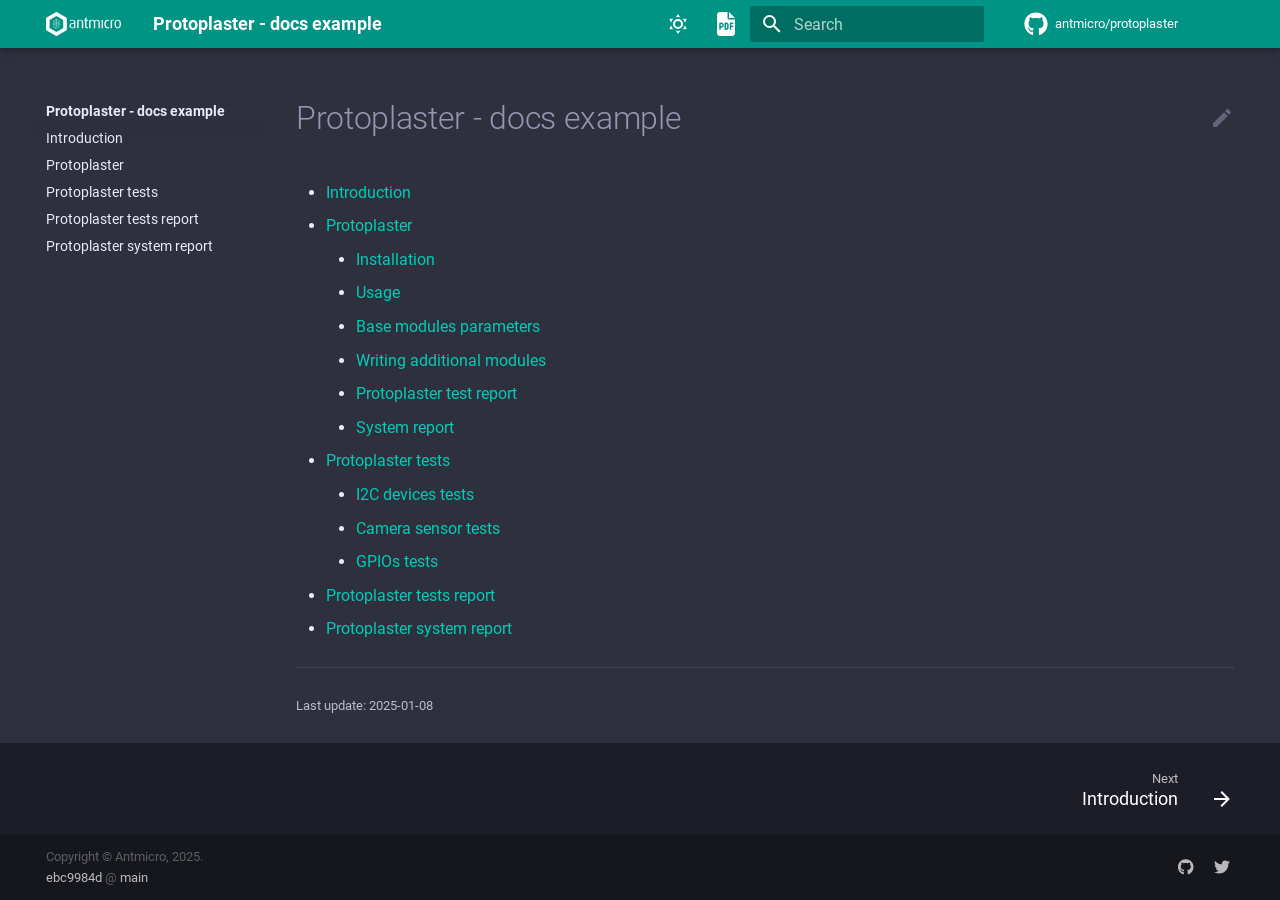
<file: index.html>
<!doctype html>
<html lang="en" class="no-js">
  <head>
    
      <meta charset="utf-8">
      <meta name="viewport" content="width=device-width,initial-scale=1">
      
      
      
      <link rel="icon" href="">
    
    
      
        <title>Protoplaster - docs example</title>
      
    
    
      
        
        
      
      

    
    
    
      
        
        
        <style>:root{--md-text-font:"Roboto";--md-code-font:"Roboto Mono"}</style>
      
    
        <link rel="stylesheet" type="text/css" href="_static/sphinx_immaterial_theme.b454d0e296e565629.min.css?v=3a14c3c3" />
    <script>__md_scope=new URL(".",location),__md_hash=e=>[...e].reduce((e,_)=>(e<<5)-e+_.charCodeAt(0),0),__md_get=(e,_=localStorage,t=__md_scope)=>JSON.parse(_.getItem(t.pathname+"."+e)),__md_set=(e,_,t=localStorage,a=__md_scope)=>{try{t.setItem(a.pathname+"."+e,JSON.stringify(_))}catch(e){}}</script>
    
      

    
    
    
  </head>
  
  
    
    
      
    
    
    
    
    <body dir="ltr" data-md-color-scheme="slate" data-md-color-primary="teal" data-md-color-accent="deep-orange">
  
    
    
      <script>var palette=__md_get("__palette");if(palette&&"object"==typeof palette.color)for(var key of Object.keys(palette.color))document.body.setAttribute("data-md-color-"+key,palette.color[key])</script>
    
    <input class="md-toggle" data-md-toggle="drawer" type="checkbox" id="__drawer" autocomplete="off">
    <input class="md-toggle" data-md-toggle="search" type="checkbox" id="__search" autocomplete="off">
    <label class="md-overlay" for="__drawer"></label>
    <div data-md-component="skip">
      
    </div>
    <div data-md-component="announce">
      
    </div>
    
    
      

<header class="md-header" data-md-component="header">
  <nav class="md-header__inner md-grid" aria-label="Header">
    <a href="#" title="Protoplaster - docs example" class="md-header__button md-logo" aria-label="Protoplaster - docs example" data-md-component="logo">
      <img src="_static/white.svg" alt="logo">
    </a>
    <label class="md-header__button md-icon" for="__drawer">
      <svg xmlns="http://www.w3.org/2000/svg" viewBox="0 0 24 24"><path d="M3 6h18v2H3V6m0 5h18v2H3v-2m0 5h18v2H3v-2Z"/></svg>
    </label>
    <div class="md-header__title" data-md-component="header-title">
      <div class="md-header__ellipsis">
        <div class="md-header__topic">
          <span class="md-ellipsis">
            Protoplaster - docs example
          </span>
        </div>
        <div class="md-header__topic" data-md-component="header-topic">
          <span class="md-ellipsis">
            
              Protoplaster - docs example
            
          </span>
        </div>
      </div>
    </div>
    
      <form class="md-header__option" data-md-component="palette">
        
          
          
          <input class="md-option" data-md-color-media="" data-md-color-scheme="slate" data-md-color-primary="teal" data-md-color-accent="deep-orange"  aria-label="Switch to light mode"  type="radio" name="__palette" id="__palette_1">
          
            <label class="md-header__button md-icon" title="Switch to light mode" for="__palette_2" hidden>
              <svg xmlns="http://www.w3.org/2000/svg" viewBox="0 0 24 24"><path d="M12 7a5 5 0 0 1 5 5 5 5 0 0 1-5 5 5 5 0 0 1-5-5 5 5 0 0 1 5-5m0 2a3 3 0 0 0-3 3 3 3 0 0 0 3 3 3 3 0 0 0 3-3 3 3 0 0 0-3-3m0-7 2.39 3.42C13.65 5.15 12.84 5 12 5c-.84 0-1.65.15-2.39.42L12 2M3.34 7l4.16-.35A7.2 7.2 0 0 0 5.94 8.5c-.44.74-.69 1.5-.83 2.29L3.34 7m.02 10 1.76-3.77a7.131 7.131 0 0 0 2.38 4.14L3.36 17M20.65 7l-1.77 3.79a7.023 7.023 0 0 0-2.38-4.15l4.15.36m-.01 10-4.14.36c.59-.51 1.12-1.14 1.54-1.86.42-.73.69-1.5.83-2.29L20.64 17M12 22l-2.41-3.44c.74.27 1.55.44 2.41.44.82 0 1.63-.17 2.37-.44L12 22Z"/></svg>
            </label>
          
        
          
          
          <input class="md-option" data-md-color-media="" data-md-color-scheme="default" data-md-color-primary="teal" data-md-color-accent="deep-orange"  aria-label="Switch to dark mode"  type="radio" name="__palette" id="__palette_2">
          
            <label class="md-header__button md-icon" title="Switch to dark mode" for="__palette_1" hidden>
              <svg xmlns="http://www.w3.org/2000/svg" viewBox="0 0 24 24"><path d="m17.75 4.09-2.53 1.94.91 3.06-2.63-1.81-2.63 1.81.91-3.06-2.53-1.94L12.44 4l1.06-3 1.06 3 3.19.09m3.5 6.91-1.64 1.25.59 1.98-1.7-1.17-1.7 1.17.59-1.98L15.75 11l2.06-.05L18.5 9l.69 1.95 2.06.05m-2.28 4.95c.83-.08 1.72 1.1 1.19 1.85-.32.45-.66.87-1.08 1.27C15.17 23 8.84 23 4.94 19.07c-3.91-3.9-3.91-10.24 0-14.14.4-.4.82-.76 1.27-1.08.75-.53 1.93.36 1.85 1.19-.27 2.86.69 5.83 2.89 8.02a9.96 9.96 0 0 0 8.02 2.89m-1.64 2.02a12.08 12.08 0 0 1-7.8-3.47c-2.17-2.19-3.33-5-3.49-7.82-2.81 3.14-2.7 7.96.31 10.98 3.02 3.01 7.84 3.12 10.98.31Z"/></svg>
            </label>
          
        
      </form>
    
    
    
      <div class="md-header__button">
        <a href="protoplaster--docs-example.pdf" title="PDF - protoplaster--docs-example.pdf">
          <div class="md-icon">
            
            <svg xmlns="http://www.w3.org/2000/svg" viewBox="0 0 384 512"><!--! Font Awesome Free 6.2.0 by @fontawesome - https://fontawesome.com License - https://fontawesome.com/license/free (Icons: CC BY 4.0, Fonts: SIL OFL 1.1, Code: MIT License) Copyright 2022 Fonticons, Inc.--><path d="M64 0C28.7 0 0 28.7 0 64v384c0 35.3 28.7 64 64 64h256c35.3 0 64-28.7 64-64V160H256c-17.7 0-32-14.3-32-32V0H64zm192 0v128h128L256 0zM64 224h24c30.9 0 56 25.1 56 56s-25.1 56-56 56h-8v32c0 8.8-7.2 16-16 16s-16-7.2-16-16V240c0-8.8 7.2-16 16-16zm24 80c13.3 0 24-10.7 24-24s-10.7-24-24-24h-8v48h8zm72-64c0-8.8 7.2-16 16-16h24c26.5 0 48 21.5 48 48v64c0 26.5-21.5 48-48 48h-24c-8.8 0-16-7.2-16-16V240zm32 112h8c8.8 0 16-7.2 16-16v-64c0-8.8-7.2-16-16-16h-8v96zm96-128h48c8.8 0 16 7.2 16 16s-7.2 16-16 16h-32v32h32c8.8 0 16 7.2 16 16s-7.2 16-16 16h-32v48c0 8.8-7.2 16-16 16s-16-7.2-16-16V240c0-8.8 7.2-16 16-16z"/></svg>
          </div>
        </a>
      </div>
    
    
      <label class="md-header__button md-icon" for="__search">
        <svg xmlns="http://www.w3.org/2000/svg" viewBox="0 0 24 24"><path d="M9.5 3A6.5 6.5 0 0 1 16 9.5c0 1.61-.59 3.09-1.56 4.23l.27.27h.79l5 5-1.5 1.5-5-5v-.79l-.27-.27A6.516 6.516 0 0 1 9.5 16 6.5 6.5 0 0 1 3 9.5 6.5 6.5 0 0 1 9.5 3m0 2C7 5 5 7 5 9.5S7 14 9.5 14 14 12 14 9.5 12 5 9.5 5Z"/></svg>
      </label>
      <div class="md-search" data-md-component="search" role="dialog">
  <label class="md-search__overlay" for="__search"></label>
  <div class="md-search__inner" role="search">
    <form class="md-search__form" name="search">
      <input type="text" class="md-search__input" name="query" aria-label="Search" placeholder="Search" autocapitalize="off" autocorrect="off" autocomplete="off" spellcheck="false" data-md-component="search-query" required>
      <label class="md-search__icon md-icon" for="__search">
        <svg xmlns="http://www.w3.org/2000/svg" viewBox="0 0 24 24"><path d="M9.5 3A6.5 6.5 0 0 1 16 9.5c0 1.61-.59 3.09-1.56 4.23l.27.27h.79l5 5-1.5 1.5-5-5v-.79l-.27-.27A6.516 6.516 0 0 1 9.5 16 6.5 6.5 0 0 1 3 9.5 6.5 6.5 0 0 1 9.5 3m0 2C7 5 5 7 5 9.5S7 14 9.5 14 14 12 14 9.5 12 5 9.5 5Z"/></svg>
        <svg xmlns="http://www.w3.org/2000/svg" viewBox="0 0 24 24"><path d="M20 11v2H8l5.5 5.5-1.42 1.42L4.16 12l7.92-7.92L13.5 5.5 8 11h12Z"/></svg>
      </label>
      <nav class="md-search__options" aria-label="Search">
        
        <button type="reset" class="md-search__icon md-icon" title="Clear" aria-label="Clear" tabindex="-1">
          <svg xmlns="http://www.w3.org/2000/svg" viewBox="0 0 24 24"><path d="M19 6.41 17.59 5 12 10.59 6.41 5 5 6.41 10.59 12 5 17.59 6.41 19 12 13.41 17.59 19 19 17.59 13.41 12 19 6.41Z"/></svg>
        </button>
      </nav>
      
    </form>
    <div class="md-search__output">
      <div class="md-search__scrollwrap" data-md-scrollfix>
        <div class="md-search-result" data-md-component="search-result">
          <div class="md-search-result__meta">
            Initializing search
          </div>
          <ol class="md-search-result__list"></ol>
        </div>
      </div>
    </div>
  </div>
</div>
    
    
      <div class="md-header__source">
        <a href="https://github.com/antmicro/protoplaster" title="Go to repository" class="md-source" data-md-component="source">
  <div class="md-source__icon md-icon">
    
    <svg xmlns="http://www.w3.org/2000/svg" viewBox="0 0 496 512"><!--! Font Awesome Free 6.2.0 by @fontawesome - https://fontawesome.com License - https://fontawesome.com/license/free (Icons: CC BY 4.0, Fonts: SIL OFL 1.1, Code: MIT License) Copyright 2022 Fonticons, Inc.--><path d="M165.9 397.4c0 2-2.3 3.6-5.2 3.6-3.3.3-5.6-1.3-5.6-3.6 0-2 2.3-3.6 5.2-3.6 3-.3 5.6 1.3 5.6 3.6zm-31.1-4.5c-.7 2 1.3 4.3 4.3 4.9 2.6 1 5.6 0 6.2-2s-1.3-4.3-4.3-5.2c-2.6-.7-5.5.3-6.2 2.3zm44.2-1.7c-2.9.7-4.9 2.6-4.6 4.9.3 2 2.9 3.3 5.9 2.6 2.9-.7 4.9-2.6 4.6-4.6-.3-1.9-3-3.2-5.9-2.9zM244.8 8C106.1 8 0 113.3 0 252c0 110.9 69.8 205.8 169.5 239.2 12.8 2.3 17.3-5.6 17.3-12.1 0-6.2-.3-40.4-.3-61.4 0 0-70 15-84.7-29.8 0 0-11.4-29.1-27.8-36.6 0 0-22.9-15.7 1.6-15.4 0 0 24.9 2 38.6 25.8 21.9 38.6 58.6 27.5 72.9 20.9 2.3-16 8.8-27.1 16-33.7-55.9-6.2-112.3-14.3-112.3-110.5 0-27.5 7.6-41.3 23.6-58.9-2.6-6.5-11.1-33.3 2.6-67.9 20.9-6.5 69 27 69 27 20-5.6 41.5-8.5 62.8-8.5s42.8 2.9 62.8 8.5c0 0 48.1-33.6 69-27 13.7 34.7 5.2 61.4 2.6 67.9 16 17.7 25.8 31.5 25.8 58.9 0 96.5-58.9 104.2-114.8 110.5 9.2 7.9 17 22.9 17 46.4 0 33.7-.3 75.4-.3 83.6 0 6.5 4.6 14.4 17.3 12.1C428.2 457.8 496 362.9 496 252 496 113.3 383.5 8 244.8 8zM97.2 352.9c-1.3 1-1 3.3.7 5.2 1.6 1.6 3.9 2.3 5.2 1 1.3-1 1-3.3-.7-5.2-1.6-1.6-3.9-2.3-5.2-1zm-10.8-8.1c-.7 1.3.3 2.9 2.3 3.9 1.6 1 3.6.7 4.3-.7.7-1.3-.3-2.9-2.3-3.9-2-.6-3.6-.3-4.3.7zm32.4 35.6c-1.6 1.3-1 4.3 1.3 6.2 2.3 2.3 5.2 2.6 6.5 1 1.3-1.3.7-4.3-1.3-6.2-2.2-2.3-5.2-2.6-6.5-1zm-11.4-14.7c-1.6 1-1.6 3.6 0 5.9 1.6 2.3 4.3 3.3 5.6 2.3 1.6-1.3 1.6-3.9 0-6.2-1.4-2.3-4-3.3-5.6-2z"/></svg>
  </div>
  <div class="md-source__repository">
    antmicro/protoplaster
  </div>
</a>
      </div>
    
  </nav>
  
</header>
    
    <div class="md-container" data-md-component="container">
      
      
      
      
        
          
        
      
      <main class="md-main" data-md-component="main">
        <div class="md-main__inner md-grid">
          
            
              
              <div class="md-sidebar md-sidebar--primary" data-md-component="sidebar" data-md-type="navigation" >
                <div class="md-sidebar__scrollwrap">
                  <div class="md-sidebar__inner">
                    


  

<nav class="md-nav md-nav--primary md-nav--integrated" aria-label="Navigation" data-md-level="0">
  <label class="md-nav__title" for="__drawer">
    <a href="#" title="Protoplaster - docs example" class="md-nav__button md-logo" aria-label="Protoplaster - docs example" data-md-component="logo">
      <img src="_static/white.svg" alt="logo">
    </a>
    Protoplaster - docs example
  </label>
  
    <div class="md-nav__source">
      <a href="https://github.com/antmicro/protoplaster" title="Go to repository" class="md-source" data-md-component="source">
  <div class="md-source__icon md-icon">
    
    <svg xmlns="http://www.w3.org/2000/svg" viewBox="0 0 496 512"><!--! Font Awesome Free 6.2.0 by @fontawesome - https://fontawesome.com License - https://fontawesome.com/license/free (Icons: CC BY 4.0, Fonts: SIL OFL 1.1, Code: MIT License) Copyright 2022 Fonticons, Inc.--><path d="M165.9 397.4c0 2-2.3 3.6-5.2 3.6-3.3.3-5.6-1.3-5.6-3.6 0-2 2.3-3.6 5.2-3.6 3-.3 5.6 1.3 5.6 3.6zm-31.1-4.5c-.7 2 1.3 4.3 4.3 4.9 2.6 1 5.6 0 6.2-2s-1.3-4.3-4.3-5.2c-2.6-.7-5.5.3-6.2 2.3zm44.2-1.7c-2.9.7-4.9 2.6-4.6 4.9.3 2 2.9 3.3 5.9 2.6 2.9-.7 4.9-2.6 4.6-4.6-.3-1.9-3-3.2-5.9-2.9zM244.8 8C106.1 8 0 113.3 0 252c0 110.9 69.8 205.8 169.5 239.2 12.8 2.3 17.3-5.6 17.3-12.1 0-6.2-.3-40.4-.3-61.4 0 0-70 15-84.7-29.8 0 0-11.4-29.1-27.8-36.6 0 0-22.9-15.7 1.6-15.4 0 0 24.9 2 38.6 25.8 21.9 38.6 58.6 27.5 72.9 20.9 2.3-16 8.8-27.1 16-33.7-55.9-6.2-112.3-14.3-112.3-110.5 0-27.5 7.6-41.3 23.6-58.9-2.6-6.5-11.1-33.3 2.6-67.9 20.9-6.5 69 27 69 27 20-5.6 41.5-8.5 62.8-8.5s42.8 2.9 62.8 8.5c0 0 48.1-33.6 69-27 13.7 34.7 5.2 61.4 2.6 67.9 16 17.7 25.8 31.5 25.8 58.9 0 96.5-58.9 104.2-114.8 110.5 9.2 7.9 17 22.9 17 46.4 0 33.7-.3 75.4-.3 83.6 0 6.5 4.6 14.4 17.3 12.1C428.2 457.8 496 362.9 496 252 496 113.3 383.5 8 244.8 8zM97.2 352.9c-1.3 1-1 3.3.7 5.2 1.6 1.6 3.9 2.3 5.2 1 1.3-1 1-3.3-.7-5.2-1.6-1.6-3.9-2.3-5.2-1zm-10.8-8.1c-.7 1.3.3 2.9 2.3 3.9 1.6 1 3.6.7 4.3-.7.7-1.3-.3-2.9-2.3-3.9-2-.6-3.6-.3-4.3.7zm32.4 35.6c-1.6 1.3-1 4.3 1.3 6.2 2.3 2.3 5.2 2.6 6.5 1 1.3-1.3.7-4.3-1.3-6.2-2.2-2.3-5.2-2.6-6.5-1zm-11.4-14.7c-1.6 1-1.6 3.6 0 5.9 1.6 2.3 4.3 3.3 5.6 2.3 1.6-1.3 1.6-3.9 0-6.2-1.4-2.3-4-3.3-5.6-2z"/></svg>
  </div>
  <div class="md-source__repository">
    antmicro/protoplaster
  </div>
</a>
    </div>
  
  <ul class="md-nav__list" data-md-scrollfix>
    
      
      
      

  
  
  
  
    <li class="md-nav__item">
      <a href="introduction.html" class="md-nav__link">
        <span class="md-ellipsis">Introduction</span>
      </a>
    </li>
  

    
      
      
      

  
  
  
  
    <li class="md-nav__item">
      <a href="readme.html" class="md-nav__link">
        <span class="md-ellipsis">Protoplaster</span>
      </a>
    </li>
  

    
      
      
      

  
  
  
  
    <li class="md-nav__item">
      <a href="protoplaster.html" class="md-nav__link">
        <span class="md-ellipsis">Protoplaster tests</span>
      </a>
    </li>
  

    
      
      
      

  
  
  
  
    <li class="md-nav__item">
      <a href="report.html" class="md-nav__link">
        <span class="md-ellipsis">Protoplaster tests report</span>
      </a>
    </li>
  

    
      
      
      

  
  
  
  
    <li class="md-nav__item">
      <a href="system_report.html" class="md-nav__link">
        <span class="md-ellipsis">Protoplaster system report</span>
      </a>
    </li>
  

    
  </ul>
</nav>
                  </div>
                </div>
              </div>
            
            
          
          
            <div class="md-content" data-md-component="content">
              <article class="md-content__inner md-typeset" role="main">
                  


  <a href="https://github.com/antmicro/protoplaster/blob/main/docs/source/index.md" title="Edit this page" class="md-content__button md-icon">
    
    <svg xmlns="http://www.w3.org/2000/svg" viewBox="0 0 24 24"><path d="M20.71 7.04c.39-.39.39-1.04 0-1.41l-2.34-2.34c-.37-.39-1.02-.39-1.41 0l-1.84 1.83 3.75 3.75M3 17.25V21h3.75L17.81 9.93l-3.75-3.75L3 17.25Z"/></svg>
  </a>

<h1 id="protoplaster-docs-example">Protoplaster - docs example<a class="headerlink" href="#protoplaster-docs-example" title="Link to this heading">¶</a></h1>
<div class="toctree-wrapper compound">
<ul>
<li class="toctree-l1"><a class="reference internal" href="introduction.html">Introduction</a></li>
<li class="toctree-l1"><a class="reference internal" href="readme.html">Protoplaster</a><ul>
<li class="toctree-l2"><a class="reference internal" href="readme.html#installation">Installation</a></li>
<li class="toctree-l2"><a class="reference internal" href="readme.html#usage">Usage</a></li>
<li class="toctree-l2"><a class="reference internal" href="readme.html#base-modules-parameters">Base modules parameters</a></li>
<li class="toctree-l2"><a class="reference internal" href="readme.html#writing-additional-modules">Writing additional modules</a></li>
<li class="toctree-l2"><a class="reference internal" href="readme.html#protoplaster-test-report">Protoplaster test report</a></li>
<li class="toctree-l2"><a class="reference internal" href="readme.html#system-report">System report</a></li>
</ul>
</li>
<li class="toctree-l1"><a class="reference internal" href="protoplaster.html">Protoplaster tests</a><ul>
<li class="toctree-l2"><a class="reference internal" href="protoplaster.html#i2c-devices-tests">I2C devices tests</a></li>
<li class="toctree-l2"><a class="reference internal" href="protoplaster.html#camera-sensor-tests">Camera sensor tests</a></li>
<li class="toctree-l2"><a class="reference internal" href="protoplaster.html#gpios-tests">GPIOs tests</a></li>
</ul>
</li>
<li class="toctree-l1"><a class="reference internal" href="report.html">Protoplaster tests report</a></li>
<li class="toctree-l1"><a class="reference internal" href="system_report.html">Protoplaster system report</a></li>
</ul>
</div>


  <hr>
<div class="md-source-file">
  <small>
    
      Last update:
      2025-01-08
    
  </small>
</div>





                
              </article>
            </div>
          
          
        </div>
        
      </main>
      
        <footer class="md-footer">
  
    
    <nav class="md-footer__inner md-grid" aria-label="Footer" >
      
      
        
        <a href="introduction.html" class="md-footer__link md-footer__link--next" aria-label="Next: Introduction" rel="next">
          <div class="md-footer__title">
            <div class="md-ellipsis">
              <span class="md-footer__direction">
                Next
              </span>
              Introduction
            </div>
          </div>
          <div class="md-footer__button md-icon">
            <svg xmlns="http://www.w3.org/2000/svg" viewBox="0 0 24 24"><path d="M4 11v2h12l-5.5 5.5 1.42 1.42L19.84 12l-7.92-7.92L10.5 5.5 16 11H4Z"/></svg>
          </div>
        </a>
      
    </nav>
  
  
  
  <div class="md-footer-meta md-typeset">
    
    <div class="md-footer-meta__inner md-grid">
      <div class="md-copyright">
  
    <div class="md-footer-copyright__highlight">
        Copyright &#169; Antmicro, 2025.
        
    </div>
  
      <a href="https://github.com/antmicro/protoplaster/tree/ebc9984dc7b7341b63b90577d6074c43cbc47ad5">ebc9984d</a>
        @ <a href="https://github.com/antmicro/protoplaster/tree/main">main</a>
  
</div>
      
        <div class="md-social">
  
    
    
      
      
    
    <a href="https://github.com/antmicro" target="_blank" rel="noopener" title="github.com" class="md-social__link">
      <svg xmlns="http://www.w3.org/2000/svg" viewBox="0 0 496 512"><!--! Font Awesome Free 6.2.0 by @fontawesome - https://fontawesome.com License - https://fontawesome.com/license/free (Icons: CC BY 4.0, Fonts: SIL OFL 1.1, Code: MIT License) Copyright 2022 Fonticons, Inc.--><path d="M165.9 397.4c0 2-2.3 3.6-5.2 3.6-3.3.3-5.6-1.3-5.6-3.6 0-2 2.3-3.6 5.2-3.6 3-.3 5.6 1.3 5.6 3.6zm-31.1-4.5c-.7 2 1.3 4.3 4.3 4.9 2.6 1 5.6 0 6.2-2s-1.3-4.3-4.3-5.2c-2.6-.7-5.5.3-6.2 2.3zm44.2-1.7c-2.9.7-4.9 2.6-4.6 4.9.3 2 2.9 3.3 5.9 2.6 2.9-.7 4.9-2.6 4.6-4.6-.3-1.9-3-3.2-5.9-2.9zM244.8 8C106.1 8 0 113.3 0 252c0 110.9 69.8 205.8 169.5 239.2 12.8 2.3 17.3-5.6 17.3-12.1 0-6.2-.3-40.4-.3-61.4 0 0-70 15-84.7-29.8 0 0-11.4-29.1-27.8-36.6 0 0-22.9-15.7 1.6-15.4 0 0 24.9 2 38.6 25.8 21.9 38.6 58.6 27.5 72.9 20.9 2.3-16 8.8-27.1 16-33.7-55.9-6.2-112.3-14.3-112.3-110.5 0-27.5 7.6-41.3 23.6-58.9-2.6-6.5-11.1-33.3 2.6-67.9 20.9-6.5 69 27 69 27 20-5.6 41.5-8.5 62.8-8.5s42.8 2.9 62.8 8.5c0 0 48.1-33.6 69-27 13.7 34.7 5.2 61.4 2.6 67.9 16 17.7 25.8 31.5 25.8 58.9 0 96.5-58.9 104.2-114.8 110.5 9.2 7.9 17 22.9 17 46.4 0 33.7-.3 75.4-.3 83.6 0 6.5 4.6 14.4 17.3 12.1C428.2 457.8 496 362.9 496 252 496 113.3 383.5 8 244.8 8zM97.2 352.9c-1.3 1-1 3.3.7 5.2 1.6 1.6 3.9 2.3 5.2 1 1.3-1 1-3.3-.7-5.2-1.6-1.6-3.9-2.3-5.2-1zm-10.8-8.1c-.7 1.3.3 2.9 2.3 3.9 1.6 1 3.6.7 4.3-.7.7-1.3-.3-2.9-2.3-3.9-2-.6-3.6-.3-4.3.7zm32.4 35.6c-1.6 1.3-1 4.3 1.3 6.2 2.3 2.3 5.2 2.6 6.5 1 1.3-1.3.7-4.3-1.3-6.2-2.2-2.3-5.2-2.6-6.5-1zm-11.4-14.7c-1.6 1-1.6 3.6 0 5.9 1.6 2.3 4.3 3.3 5.6 2.3 1.6-1.3 1.6-3.9 0-6.2-1.4-2.3-4-3.3-5.6-2z"/></svg>
    </a>
  
    
    
      
      
    
    <a href="https://twitter.com/antmicro" target="_blank" rel="noopener" title="twitter.com" class="md-social__link">
      <svg xmlns="http://www.w3.org/2000/svg" viewBox="0 0 512 512"><!--! Font Awesome Free 6.2.0 by @fontawesome - https://fontawesome.com License - https://fontawesome.com/license/free (Icons: CC BY 4.0, Fonts: SIL OFL 1.1, Code: MIT License) Copyright 2022 Fonticons, Inc.--><path d="M459.37 151.716c.325 4.548.325 9.097.325 13.645 0 138.72-105.583 298.558-298.558 298.558-59.452 0-114.68-17.219-161.137-47.106 8.447.974 16.568 1.299 25.34 1.299 49.055 0 94.213-16.568 130.274-44.832-46.132-.975-84.792-31.188-98.112-72.772 6.498.974 12.995 1.624 19.818 1.624 9.421 0 18.843-1.3 27.614-3.573-48.081-9.747-84.143-51.98-84.143-102.985v-1.299c13.969 7.797 30.214 12.67 47.431 13.319-28.264-18.843-46.781-51.005-46.781-87.391 0-19.492 5.197-37.36 14.294-52.954 51.655 63.675 129.3 105.258 216.365 109.807-1.624-7.797-2.599-15.918-2.599-24.04 0-57.828 46.782-104.934 104.934-104.934 30.213 0 57.502 12.67 76.67 33.137 23.715-4.548 46.456-13.32 66.599-25.34-7.798 24.366-24.366 44.833-46.132 57.827 21.117-2.273 41.584-8.122 60.426-16.243-14.292 20.791-32.161 39.308-52.628 54.253z"/></svg>
    </a>
  
</div>
      
    </div>
    
  </div>
</footer>
      
    </div>
    <div class="md-dialog" data-md-component="dialog">
      <div class="md-dialog__inner md-typeset"></div>
    </div>
    
    <script id="__config" type="application/json">{"base": ".", "features": ["toc.integrate"], "translations": {"clipboard.copied": "Copied to clipboard", "clipboard.copy": "Copy to clipboard", "search.config.lang": "en", "search.config.pipeline": "trimmer, stopWordFilter", "search.config.separator": "[\\s\\-]+", "search.placeholder": "Search", "search.result.more.one": "1 more on this page", "search.result.more.other": "# more on this page", "search.result.none": "No matching documents", "search.result.one": "1 matching document", "search.result.other": "# matching documents", "search.result.placeholder": "Type to start searching", "search.result.term.missing": "Missing", "select.version.title": "Select version"}}</script>
    
      
        <script src="_static/sphinx_immaterial_theme.f9d9eeeb247ace16c.min.js?v=8ec58cb5"></script>
    
  </body>
</html>
</file>
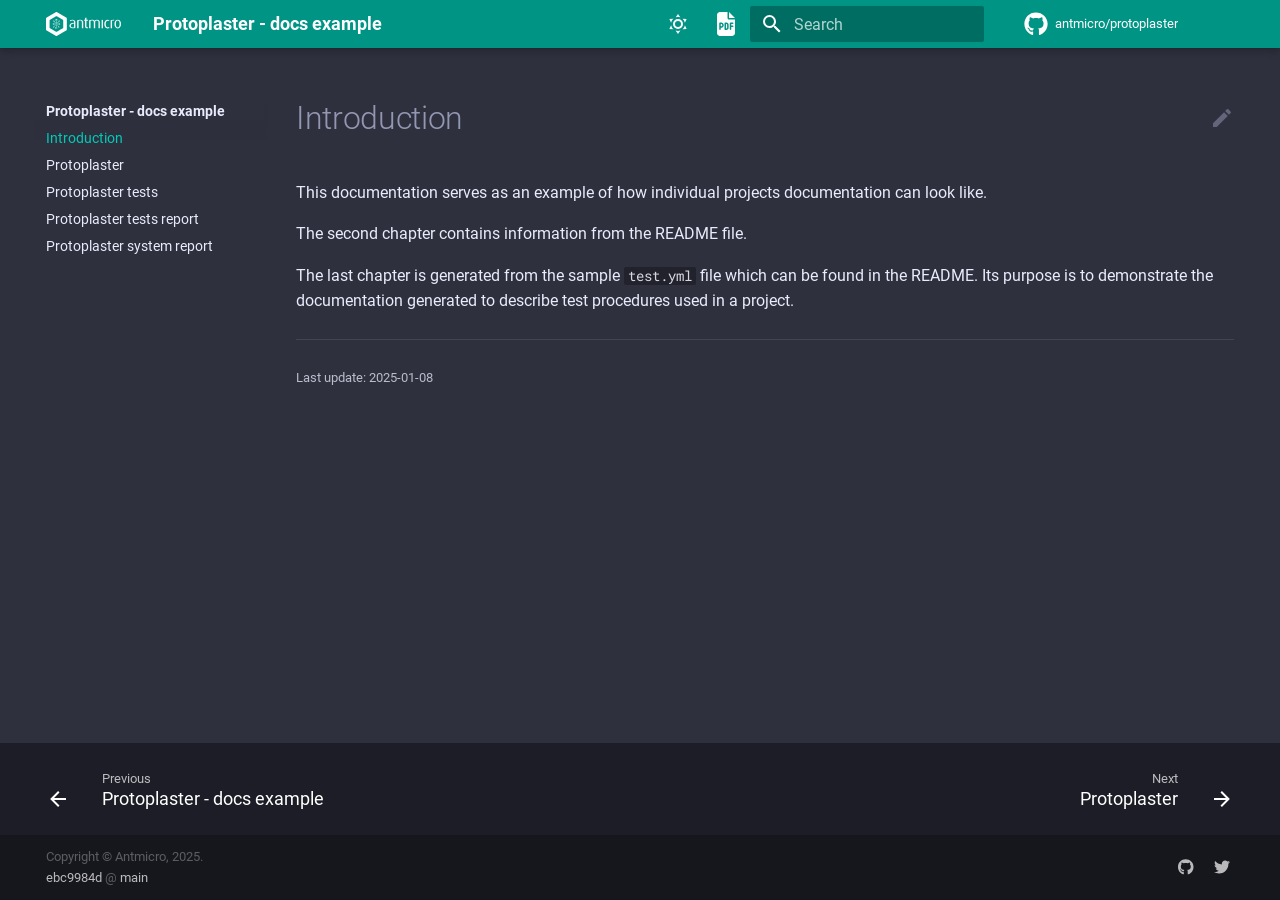
<file: introduction.html>
<!doctype html>
<html lang="en" class="no-js">
  <head>
    
      <meta charset="utf-8">
      <meta name="viewport" content="width=device-width,initial-scale=1">
      
      
      
      <link rel="icon" href="">
    
    
      
        <title>Introduction - Protoplaster - docs example</title>
      
    
    
      
        
        
      
      

    
    
    
      
        
        
        <style>:root{--md-text-font:"Roboto";--md-code-font:"Roboto Mono"}</style>
      
    
        <link rel="stylesheet" type="text/css" href="_static/sphinx_immaterial_theme.b454d0e296e565629.min.css?v=3a14c3c3" />
    <script>__md_scope=new URL(".",location),__md_hash=e=>[...e].reduce((e,_)=>(e<<5)-e+_.charCodeAt(0),0),__md_get=(e,_=localStorage,t=__md_scope)=>JSON.parse(_.getItem(t.pathname+"."+e)),__md_set=(e,_,t=localStorage,a=__md_scope)=>{try{t.setItem(a.pathname+"."+e,JSON.stringify(_))}catch(e){}}</script>
    
      

    
    
    
  </head>
  
  
    
    
      
    
    
    
    
    <body dir="ltr" data-md-color-scheme="slate" data-md-color-primary="teal" data-md-color-accent="deep-orange">
  
    
    
      <script>var palette=__md_get("__palette");if(palette&&"object"==typeof palette.color)for(var key of Object.keys(palette.color))document.body.setAttribute("data-md-color-"+key,palette.color[key])</script>
    
    <input class="md-toggle" data-md-toggle="drawer" type="checkbox" id="__drawer" autocomplete="off">
    <input class="md-toggle" data-md-toggle="search" type="checkbox" id="__search" autocomplete="off">
    <label class="md-overlay" for="__drawer"></label>
    <div data-md-component="skip">
      
    </div>
    <div data-md-component="announce">
      
    </div>
    
    
      

<header class="md-header" data-md-component="header">
  <nav class="md-header__inner md-grid" aria-label="Header">
    <a href="index.html" title="Protoplaster - docs example" class="md-header__button md-logo" aria-label="Protoplaster - docs example" data-md-component="logo">
      <img src="_static/white.svg" alt="logo">
    </a>
    <label class="md-header__button md-icon" for="__drawer">
      <svg xmlns="http://www.w3.org/2000/svg" viewBox="0 0 24 24"><path d="M3 6h18v2H3V6m0 5h18v2H3v-2m0 5h18v2H3v-2Z"/></svg>
    </label>
    <div class="md-header__title" data-md-component="header-title">
      <div class="md-header__ellipsis">
        <div class="md-header__topic">
          <span class="md-ellipsis">
            Protoplaster - docs example
          </span>
        </div>
        <div class="md-header__topic" data-md-component="header-topic">
          <span class="md-ellipsis">
            
              Introduction
            
          </span>
        </div>
      </div>
    </div>
    
      <form class="md-header__option" data-md-component="palette">
        
          
          
          <input class="md-option" data-md-color-media="" data-md-color-scheme="slate" data-md-color-primary="teal" data-md-color-accent="deep-orange"  aria-label="Switch to light mode"  type="radio" name="__palette" id="__palette_1">
          
            <label class="md-header__button md-icon" title="Switch to light mode" for="__palette_2" hidden>
              <svg xmlns="http://www.w3.org/2000/svg" viewBox="0 0 24 24"><path d="M12 7a5 5 0 0 1 5 5 5 5 0 0 1-5 5 5 5 0 0 1-5-5 5 5 0 0 1 5-5m0 2a3 3 0 0 0-3 3 3 3 0 0 0 3 3 3 3 0 0 0 3-3 3 3 0 0 0-3-3m0-7 2.39 3.42C13.65 5.15 12.84 5 12 5c-.84 0-1.65.15-2.39.42L12 2M3.34 7l4.16-.35A7.2 7.2 0 0 0 5.94 8.5c-.44.74-.69 1.5-.83 2.29L3.34 7m.02 10 1.76-3.77a7.131 7.131 0 0 0 2.38 4.14L3.36 17M20.65 7l-1.77 3.79a7.023 7.023 0 0 0-2.38-4.15l4.15.36m-.01 10-4.14.36c.59-.51 1.12-1.14 1.54-1.86.42-.73.69-1.5.83-2.29L20.64 17M12 22l-2.41-3.44c.74.27 1.55.44 2.41.44.82 0 1.63-.17 2.37-.44L12 22Z"/></svg>
            </label>
          
        
          
          
          <input class="md-option" data-md-color-media="" data-md-color-scheme="default" data-md-color-primary="teal" data-md-color-accent="deep-orange"  aria-label="Switch to dark mode"  type="radio" name="__palette" id="__palette_2">
          
            <label class="md-header__button md-icon" title="Switch to dark mode" for="__palette_1" hidden>
              <svg xmlns="http://www.w3.org/2000/svg" viewBox="0 0 24 24"><path d="m17.75 4.09-2.53 1.94.91 3.06-2.63-1.81-2.63 1.81.91-3.06-2.53-1.94L12.44 4l1.06-3 1.06 3 3.19.09m3.5 6.91-1.64 1.25.59 1.98-1.7-1.17-1.7 1.17.59-1.98L15.75 11l2.06-.05L18.5 9l.69 1.95 2.06.05m-2.28 4.95c.83-.08 1.72 1.1 1.19 1.85-.32.45-.66.87-1.08 1.27C15.17 23 8.84 23 4.94 19.07c-3.91-3.9-3.91-10.24 0-14.14.4-.4.82-.76 1.27-1.08.75-.53 1.93.36 1.85 1.19-.27 2.86.69 5.83 2.89 8.02a9.96 9.96 0 0 0 8.02 2.89m-1.64 2.02a12.08 12.08 0 0 1-7.8-3.47c-2.17-2.19-3.33-5-3.49-7.82-2.81 3.14-2.7 7.96.31 10.98 3.02 3.01 7.84 3.12 10.98.31Z"/></svg>
            </label>
          
        
      </form>
    
    
    
      <div class="md-header__button">
        <a href="protoplaster--docs-example.pdf" title="PDF - protoplaster--docs-example.pdf">
          <div class="md-icon">
            
            <svg xmlns="http://www.w3.org/2000/svg" viewBox="0 0 384 512"><!--! Font Awesome Free 6.2.0 by @fontawesome - https://fontawesome.com License - https://fontawesome.com/license/free (Icons: CC BY 4.0, Fonts: SIL OFL 1.1, Code: MIT License) Copyright 2022 Fonticons, Inc.--><path d="M64 0C28.7 0 0 28.7 0 64v384c0 35.3 28.7 64 64 64h256c35.3 0 64-28.7 64-64V160H256c-17.7 0-32-14.3-32-32V0H64zm192 0v128h128L256 0zM64 224h24c30.9 0 56 25.1 56 56s-25.1 56-56 56h-8v32c0 8.8-7.2 16-16 16s-16-7.2-16-16V240c0-8.8 7.2-16 16-16zm24 80c13.3 0 24-10.7 24-24s-10.7-24-24-24h-8v48h8zm72-64c0-8.8 7.2-16 16-16h24c26.5 0 48 21.5 48 48v64c0 26.5-21.5 48-48 48h-24c-8.8 0-16-7.2-16-16V240zm32 112h8c8.8 0 16-7.2 16-16v-64c0-8.8-7.2-16-16-16h-8v96zm96-128h48c8.8 0 16 7.2 16 16s-7.2 16-16 16h-32v32h32c8.8 0 16 7.2 16 16s-7.2 16-16 16h-32v48c0 8.8-7.2 16-16 16s-16-7.2-16-16V240c0-8.8 7.2-16 16-16z"/></svg>
          </div>
        </a>
      </div>
    
    
      <label class="md-header__button md-icon" for="__search">
        <svg xmlns="http://www.w3.org/2000/svg" viewBox="0 0 24 24"><path d="M9.5 3A6.5 6.5 0 0 1 16 9.5c0 1.61-.59 3.09-1.56 4.23l.27.27h.79l5 5-1.5 1.5-5-5v-.79l-.27-.27A6.516 6.516 0 0 1 9.5 16 6.5 6.5 0 0 1 3 9.5 6.5 6.5 0 0 1 9.5 3m0 2C7 5 5 7 5 9.5S7 14 9.5 14 14 12 14 9.5 12 5 9.5 5Z"/></svg>
      </label>
      <div class="md-search" data-md-component="search" role="dialog">
  <label class="md-search__overlay" for="__search"></label>
  <div class="md-search__inner" role="search">
    <form class="md-search__form" name="search">
      <input type="text" class="md-search__input" name="query" aria-label="Search" placeholder="Search" autocapitalize="off" autocorrect="off" autocomplete="off" spellcheck="false" data-md-component="search-query" required>
      <label class="md-search__icon md-icon" for="__search">
        <svg xmlns="http://www.w3.org/2000/svg" viewBox="0 0 24 24"><path d="M9.5 3A6.5 6.5 0 0 1 16 9.5c0 1.61-.59 3.09-1.56 4.23l.27.27h.79l5 5-1.5 1.5-5-5v-.79l-.27-.27A6.516 6.516 0 0 1 9.5 16 6.5 6.5 0 0 1 3 9.5 6.5 6.5 0 0 1 9.5 3m0 2C7 5 5 7 5 9.5S7 14 9.5 14 14 12 14 9.5 12 5 9.5 5Z"/></svg>
        <svg xmlns="http://www.w3.org/2000/svg" viewBox="0 0 24 24"><path d="M20 11v2H8l5.5 5.5-1.42 1.42L4.16 12l7.92-7.92L13.5 5.5 8 11h12Z"/></svg>
      </label>
      <nav class="md-search__options" aria-label="Search">
        
        <button type="reset" class="md-search__icon md-icon" title="Clear" aria-label="Clear" tabindex="-1">
          <svg xmlns="http://www.w3.org/2000/svg" viewBox="0 0 24 24"><path d="M19 6.41 17.59 5 12 10.59 6.41 5 5 6.41 10.59 12 5 17.59 6.41 19 12 13.41 17.59 19 19 17.59 13.41 12 19 6.41Z"/></svg>
        </button>
      </nav>
      
    </form>
    <div class="md-search__output">
      <div class="md-search__scrollwrap" data-md-scrollfix>
        <div class="md-search-result" data-md-component="search-result">
          <div class="md-search-result__meta">
            Initializing search
          </div>
          <ol class="md-search-result__list"></ol>
        </div>
      </div>
    </div>
  </div>
</div>
    
    
      <div class="md-header__source">
        <a href="https://github.com/antmicro/protoplaster" title="Go to repository" class="md-source" data-md-component="source">
  <div class="md-source__icon md-icon">
    
    <svg xmlns="http://www.w3.org/2000/svg" viewBox="0 0 496 512"><!--! Font Awesome Free 6.2.0 by @fontawesome - https://fontawesome.com License - https://fontawesome.com/license/free (Icons: CC BY 4.0, Fonts: SIL OFL 1.1, Code: MIT License) Copyright 2022 Fonticons, Inc.--><path d="M165.9 397.4c0 2-2.3 3.6-5.2 3.6-3.3.3-5.6-1.3-5.6-3.6 0-2 2.3-3.6 5.2-3.6 3-.3 5.6 1.3 5.6 3.6zm-31.1-4.5c-.7 2 1.3 4.3 4.3 4.9 2.6 1 5.6 0 6.2-2s-1.3-4.3-4.3-5.2c-2.6-.7-5.5.3-6.2 2.3zm44.2-1.7c-2.9.7-4.9 2.6-4.6 4.9.3 2 2.9 3.3 5.9 2.6 2.9-.7 4.9-2.6 4.6-4.6-.3-1.9-3-3.2-5.9-2.9zM244.8 8C106.1 8 0 113.3 0 252c0 110.9 69.8 205.8 169.5 239.2 12.8 2.3 17.3-5.6 17.3-12.1 0-6.2-.3-40.4-.3-61.4 0 0-70 15-84.7-29.8 0 0-11.4-29.1-27.8-36.6 0 0-22.9-15.7 1.6-15.4 0 0 24.9 2 38.6 25.8 21.9 38.6 58.6 27.5 72.9 20.9 2.3-16 8.8-27.1 16-33.7-55.9-6.2-112.3-14.3-112.3-110.5 0-27.5 7.6-41.3 23.6-58.9-2.6-6.5-11.1-33.3 2.6-67.9 20.9-6.5 69 27 69 27 20-5.6 41.5-8.5 62.8-8.5s42.8 2.9 62.8 8.5c0 0 48.1-33.6 69-27 13.7 34.7 5.2 61.4 2.6 67.9 16 17.7 25.8 31.5 25.8 58.9 0 96.5-58.9 104.2-114.8 110.5 9.2 7.9 17 22.9 17 46.4 0 33.7-.3 75.4-.3 83.6 0 6.5 4.6 14.4 17.3 12.1C428.2 457.8 496 362.9 496 252 496 113.3 383.5 8 244.8 8zM97.2 352.9c-1.3 1-1 3.3.7 5.2 1.6 1.6 3.9 2.3 5.2 1 1.3-1 1-3.3-.7-5.2-1.6-1.6-3.9-2.3-5.2-1zm-10.8-8.1c-.7 1.3.3 2.9 2.3 3.9 1.6 1 3.6.7 4.3-.7.7-1.3-.3-2.9-2.3-3.9-2-.6-3.6-.3-4.3.7zm32.4 35.6c-1.6 1.3-1 4.3 1.3 6.2 2.3 2.3 5.2 2.6 6.5 1 1.3-1.3.7-4.3-1.3-6.2-2.2-2.3-5.2-2.6-6.5-1zm-11.4-14.7c-1.6 1-1.6 3.6 0 5.9 1.6 2.3 4.3 3.3 5.6 2.3 1.6-1.3 1.6-3.9 0-6.2-1.4-2.3-4-3.3-5.6-2z"/></svg>
  </div>
  <div class="md-source__repository">
    antmicro/protoplaster
  </div>
</a>
      </div>
    
  </nav>
  
</header>
    
    <div class="md-container" data-md-component="container">
      
      
      
      
        
          
        
      
      <main class="md-main" data-md-component="main">
        <div class="md-main__inner md-grid">
          
            
              
              <div class="md-sidebar md-sidebar--primary" data-md-component="sidebar" data-md-type="navigation" >
                <div class="md-sidebar__scrollwrap">
                  <div class="md-sidebar__inner">
                    


  

<nav class="md-nav md-nav--primary md-nav--integrated" aria-label="Navigation" data-md-level="0">
  <label class="md-nav__title" for="__drawer">
    <a href="index.html" title="Protoplaster - docs example" class="md-nav__button md-logo" aria-label="Protoplaster - docs example" data-md-component="logo">
      <img src="_static/white.svg" alt="logo">
    </a>
    Protoplaster - docs example
  </label>
  
    <div class="md-nav__source">
      <a href="https://github.com/antmicro/protoplaster" title="Go to repository" class="md-source" data-md-component="source">
  <div class="md-source__icon md-icon">
    
    <svg xmlns="http://www.w3.org/2000/svg" viewBox="0 0 496 512"><!--! Font Awesome Free 6.2.0 by @fontawesome - https://fontawesome.com License - https://fontawesome.com/license/free (Icons: CC BY 4.0, Fonts: SIL OFL 1.1, Code: MIT License) Copyright 2022 Fonticons, Inc.--><path d="M165.9 397.4c0 2-2.3 3.6-5.2 3.6-3.3.3-5.6-1.3-5.6-3.6 0-2 2.3-3.6 5.2-3.6 3-.3 5.6 1.3 5.6 3.6zm-31.1-4.5c-.7 2 1.3 4.3 4.3 4.9 2.6 1 5.6 0 6.2-2s-1.3-4.3-4.3-5.2c-2.6-.7-5.5.3-6.2 2.3zm44.2-1.7c-2.9.7-4.9 2.6-4.6 4.9.3 2 2.9 3.3 5.9 2.6 2.9-.7 4.9-2.6 4.6-4.6-.3-1.9-3-3.2-5.9-2.9zM244.8 8C106.1 8 0 113.3 0 252c0 110.9 69.8 205.8 169.5 239.2 12.8 2.3 17.3-5.6 17.3-12.1 0-6.2-.3-40.4-.3-61.4 0 0-70 15-84.7-29.8 0 0-11.4-29.1-27.8-36.6 0 0-22.9-15.7 1.6-15.4 0 0 24.9 2 38.6 25.8 21.9 38.6 58.6 27.5 72.9 20.9 2.3-16 8.8-27.1 16-33.7-55.9-6.2-112.3-14.3-112.3-110.5 0-27.5 7.6-41.3 23.6-58.9-2.6-6.5-11.1-33.3 2.6-67.9 20.9-6.5 69 27 69 27 20-5.6 41.5-8.5 62.8-8.5s42.8 2.9 62.8 8.5c0 0 48.1-33.6 69-27 13.7 34.7 5.2 61.4 2.6 67.9 16 17.7 25.8 31.5 25.8 58.9 0 96.5-58.9 104.2-114.8 110.5 9.2 7.9 17 22.9 17 46.4 0 33.7-.3 75.4-.3 83.6 0 6.5 4.6 14.4 17.3 12.1C428.2 457.8 496 362.9 496 252 496 113.3 383.5 8 244.8 8zM97.2 352.9c-1.3 1-1 3.3.7 5.2 1.6 1.6 3.9 2.3 5.2 1 1.3-1 1-3.3-.7-5.2-1.6-1.6-3.9-2.3-5.2-1zm-10.8-8.1c-.7 1.3.3 2.9 2.3 3.9 1.6 1 3.6.7 4.3-.7.7-1.3-.3-2.9-2.3-3.9-2-.6-3.6-.3-4.3.7zm32.4 35.6c-1.6 1.3-1 4.3 1.3 6.2 2.3 2.3 5.2 2.6 6.5 1 1.3-1.3.7-4.3-1.3-6.2-2.2-2.3-5.2-2.6-6.5-1zm-11.4-14.7c-1.6 1-1.6 3.6 0 5.9 1.6 2.3 4.3 3.3 5.6 2.3 1.6-1.3 1.6-3.9 0-6.2-1.4-2.3-4-3.3-5.6-2z"/></svg>
  </div>
  <div class="md-source__repository">
    antmicro/protoplaster
  </div>
</a>
    </div>
  
  <ul class="md-nav__list" data-md-scrollfix>
    
      
      
      

  
  
    
  
    
  
  
    <li class="md-nav__item md-nav__item--active">
      
      
      <input class="md-nav__toggle md-toggle" data-md-toggle="toc" type="checkbox" id="__toc">
      
      <a href="#" class="md-nav__link md-nav__link--active">
        <span class="md-ellipsis">Introduction</span>
      </a>
      
    </li>
  

    
      
      
      

  
  
  
  
    <li class="md-nav__item">
      <a href="readme.html" class="md-nav__link">
        <span class="md-ellipsis">Protoplaster</span>
      </a>
    </li>
  

    
      
      
      

  
  
  
  
    <li class="md-nav__item">
      <a href="protoplaster.html" class="md-nav__link">
        <span class="md-ellipsis">Protoplaster tests</span>
      </a>
    </li>
  

    
      
      
      

  
  
  
  
    <li class="md-nav__item">
      <a href="report.html" class="md-nav__link">
        <span class="md-ellipsis">Protoplaster tests report</span>
      </a>
    </li>
  

    
      
      
      

  
  
  
  
    <li class="md-nav__item">
      <a href="system_report.html" class="md-nav__link">
        <span class="md-ellipsis">Protoplaster system report</span>
      </a>
    </li>
  

    
  </ul>
</nav>
                  </div>
                </div>
              </div>
            
            
          
          
            <div class="md-content" data-md-component="content">
              <article class="md-content__inner md-typeset" role="main">
                  


  <a href="https://github.com/antmicro/protoplaster/blob/main/docs/source/introduction.md" title="Edit this page" class="md-content__button md-icon">
    
    <svg xmlns="http://www.w3.org/2000/svg" viewBox="0 0 24 24"><path d="M20.71 7.04c.39-.39.39-1.04 0-1.41l-2.34-2.34c-.37-.39-1.02-.39-1.41 0l-1.84 1.83 3.75 3.75M3 17.25V21h3.75L17.81 9.93l-3.75-3.75L3 17.25Z"/></svg>
  </a>

<h1 id="introduction">Introduction<a class="headerlink" href="#introduction" title="Link to this heading">¶</a></h1>
<p>This documentation serves as an example of how individual projects documentation can look like.</p>
<p>The second chapter contains information from the README file.</p>
<p>The last chapter is generated from the sample <code class="docutils literal notranslate"><span class="pre">test.yml</span></code> file which can be found in the README.
Its purpose is to demonstrate the documentation generated to describe test procedures used in a project.</p>


  <hr>
<div class="md-source-file">
  <small>
    
      Last update:
      2025-01-08
    
  </small>
</div>





                
              </article>
            </div>
          
          
        </div>
        
      </main>
      
        <footer class="md-footer">
  
    
    <nav class="md-footer__inner md-grid" aria-label="Footer" >
      
        
        <a href="index.html" class="md-footer__link md-footer__link--prev" aria-label="Previous: Protoplaster - docs example" rel="prev">
          <div class="md-footer__button md-icon">
            <svg xmlns="http://www.w3.org/2000/svg" viewBox="0 0 24 24"><path d="M20 11v2H8l5.5 5.5-1.42 1.42L4.16 12l7.92-7.92L13.5 5.5 8 11h12Z"/></svg>
          </div>
          <div class="md-footer__title">
            <div class="md-ellipsis">
              <span class="md-footer__direction">
                Previous
              </span>
              Protoplaster - docs example
            </div>
          </div>
        </a>
      
      
        
        <a href="readme.html" class="md-footer__link md-footer__link--next" aria-label="Next: Protoplaster" rel="next">
          <div class="md-footer__title">
            <div class="md-ellipsis">
              <span class="md-footer__direction">
                Next
              </span>
              Protoplaster
            </div>
          </div>
          <div class="md-footer__button md-icon">
            <svg xmlns="http://www.w3.org/2000/svg" viewBox="0 0 24 24"><path d="M4 11v2h12l-5.5 5.5 1.42 1.42L19.84 12l-7.92-7.92L10.5 5.5 16 11H4Z"/></svg>
          </div>
        </a>
      
    </nav>
  
  
  
  <div class="md-footer-meta md-typeset">
    
    <div class="md-footer-meta__inner md-grid">
      <div class="md-copyright">
  
    <div class="md-footer-copyright__highlight">
        Copyright &#169; Antmicro, 2025.
        
    </div>
  
      <a href="https://github.com/antmicro/protoplaster/tree/ebc9984dc7b7341b63b90577d6074c43cbc47ad5">ebc9984d</a>
        @ <a href="https://github.com/antmicro/protoplaster/tree/main">main</a>
  
</div>
      
        <div class="md-social">
  
    
    
      
      
    
    <a href="https://github.com/antmicro" target="_blank" rel="noopener" title="github.com" class="md-social__link">
      <svg xmlns="http://www.w3.org/2000/svg" viewBox="0 0 496 512"><!--! Font Awesome Free 6.2.0 by @fontawesome - https://fontawesome.com License - https://fontawesome.com/license/free (Icons: CC BY 4.0, Fonts: SIL OFL 1.1, Code: MIT License) Copyright 2022 Fonticons, Inc.--><path d="M165.9 397.4c0 2-2.3 3.6-5.2 3.6-3.3.3-5.6-1.3-5.6-3.6 0-2 2.3-3.6 5.2-3.6 3-.3 5.6 1.3 5.6 3.6zm-31.1-4.5c-.7 2 1.3 4.3 4.3 4.9 2.6 1 5.6 0 6.2-2s-1.3-4.3-4.3-5.2c-2.6-.7-5.5.3-6.2 2.3zm44.2-1.7c-2.9.7-4.9 2.6-4.6 4.9.3 2 2.9 3.3 5.9 2.6 2.9-.7 4.9-2.6 4.6-4.6-.3-1.9-3-3.2-5.9-2.9zM244.8 8C106.1 8 0 113.3 0 252c0 110.9 69.8 205.8 169.5 239.2 12.8 2.3 17.3-5.6 17.3-12.1 0-6.2-.3-40.4-.3-61.4 0 0-70 15-84.7-29.8 0 0-11.4-29.1-27.8-36.6 0 0-22.9-15.7 1.6-15.4 0 0 24.9 2 38.6 25.8 21.9 38.6 58.6 27.5 72.9 20.9 2.3-16 8.8-27.1 16-33.7-55.9-6.2-112.3-14.3-112.3-110.5 0-27.5 7.6-41.3 23.6-58.9-2.6-6.5-11.1-33.3 2.6-67.9 20.9-6.5 69 27 69 27 20-5.6 41.5-8.5 62.8-8.5s42.8 2.9 62.8 8.5c0 0 48.1-33.6 69-27 13.7 34.7 5.2 61.4 2.6 67.9 16 17.7 25.8 31.5 25.8 58.9 0 96.5-58.9 104.2-114.8 110.5 9.2 7.9 17 22.9 17 46.4 0 33.7-.3 75.4-.3 83.6 0 6.5 4.6 14.4 17.3 12.1C428.2 457.8 496 362.9 496 252 496 113.3 383.5 8 244.8 8zM97.2 352.9c-1.3 1-1 3.3.7 5.2 1.6 1.6 3.9 2.3 5.2 1 1.3-1 1-3.3-.7-5.2-1.6-1.6-3.9-2.3-5.2-1zm-10.8-8.1c-.7 1.3.3 2.9 2.3 3.9 1.6 1 3.6.7 4.3-.7.7-1.3-.3-2.9-2.3-3.9-2-.6-3.6-.3-4.3.7zm32.4 35.6c-1.6 1.3-1 4.3 1.3 6.2 2.3 2.3 5.2 2.6 6.5 1 1.3-1.3.7-4.3-1.3-6.2-2.2-2.3-5.2-2.6-6.5-1zm-11.4-14.7c-1.6 1-1.6 3.6 0 5.9 1.6 2.3 4.3 3.3 5.6 2.3 1.6-1.3 1.6-3.9 0-6.2-1.4-2.3-4-3.3-5.6-2z"/></svg>
    </a>
  
    
    
      
      
    
    <a href="https://twitter.com/antmicro" target="_blank" rel="noopener" title="twitter.com" class="md-social__link">
      <svg xmlns="http://www.w3.org/2000/svg" viewBox="0 0 512 512"><!--! Font Awesome Free 6.2.0 by @fontawesome - https://fontawesome.com License - https://fontawesome.com/license/free (Icons: CC BY 4.0, Fonts: SIL OFL 1.1, Code: MIT License) Copyright 2022 Fonticons, Inc.--><path d="M459.37 151.716c.325 4.548.325 9.097.325 13.645 0 138.72-105.583 298.558-298.558 298.558-59.452 0-114.68-17.219-161.137-47.106 8.447.974 16.568 1.299 25.34 1.299 49.055 0 94.213-16.568 130.274-44.832-46.132-.975-84.792-31.188-98.112-72.772 6.498.974 12.995 1.624 19.818 1.624 9.421 0 18.843-1.3 27.614-3.573-48.081-9.747-84.143-51.98-84.143-102.985v-1.299c13.969 7.797 30.214 12.67 47.431 13.319-28.264-18.843-46.781-51.005-46.781-87.391 0-19.492 5.197-37.36 14.294-52.954 51.655 63.675 129.3 105.258 216.365 109.807-1.624-7.797-2.599-15.918-2.599-24.04 0-57.828 46.782-104.934 104.934-104.934 30.213 0 57.502 12.67 76.67 33.137 23.715-4.548 46.456-13.32 66.599-25.34-7.798 24.366-24.366 44.833-46.132 57.827 21.117-2.273 41.584-8.122 60.426-16.243-14.292 20.791-32.161 39.308-52.628 54.253z"/></svg>
    </a>
  
</div>
      
    </div>
    
  </div>
</footer>
      
    </div>
    <div class="md-dialog" data-md-component="dialog">
      <div class="md-dialog__inner md-typeset"></div>
    </div>
    
    <script id="__config" type="application/json">{"base": ".", "features": ["toc.integrate"], "translations": {"clipboard.copied": "Copied to clipboard", "clipboard.copy": "Copy to clipboard", "search.config.lang": "en", "search.config.pipeline": "trimmer, stopWordFilter", "search.config.separator": "[\\s\\-]+", "search.placeholder": "Search", "search.result.more.one": "1 more on this page", "search.result.more.other": "# more on this page", "search.result.none": "No matching documents", "search.result.one": "1 matching document", "search.result.other": "# matching documents", "search.result.placeholder": "Type to start searching", "search.result.term.missing": "Missing", "select.version.title": "Select version"}}</script>
    
      
        <script src="_static/sphinx_immaterial_theme.f9d9eeeb247ace16c.min.js?v=8ec58cb5"></script>
    
  </body>
</html>
</file>
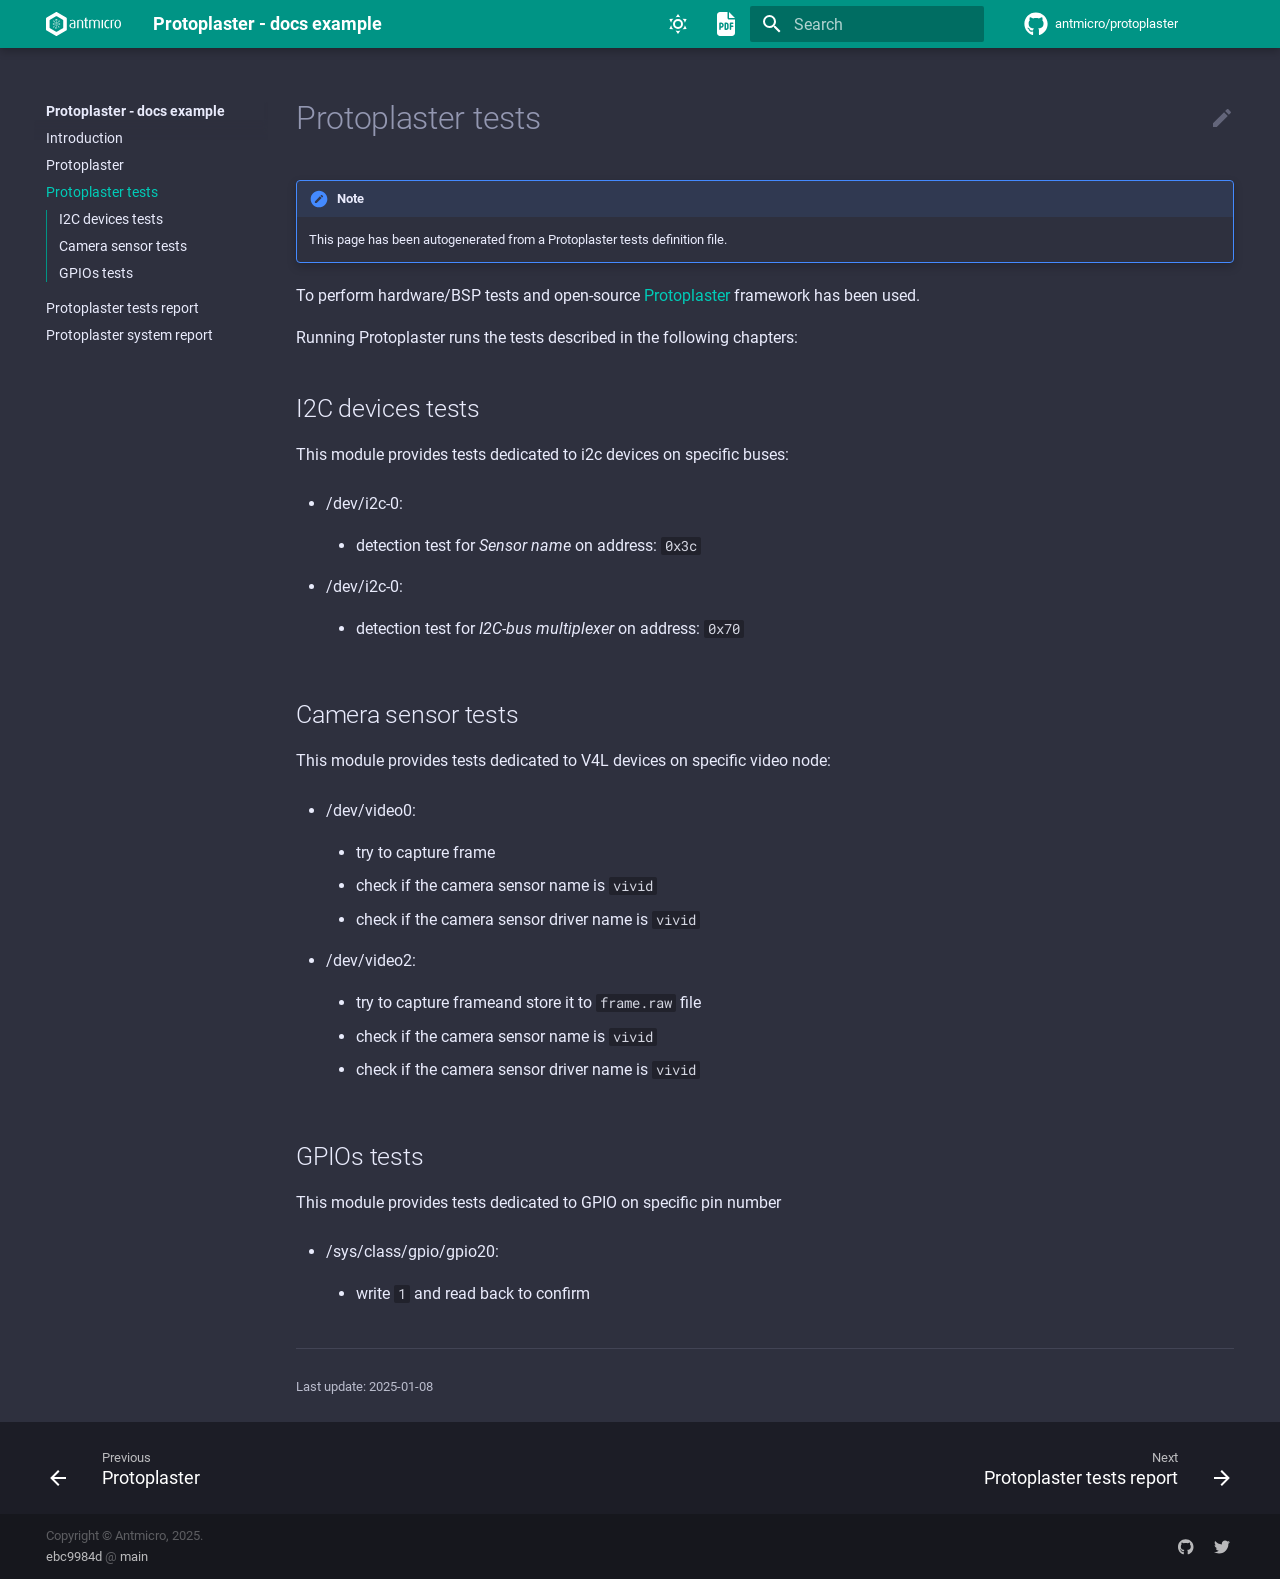
<file: protoplaster.html>
<!doctype html>
<html lang="en" class="no-js">
  <head>
    
      <meta charset="utf-8">
      <meta name="viewport" content="width=device-width,initial-scale=1">
      
      
      
      <link rel="icon" href="">
    
    
      
        <title>Protoplaster tests - Protoplaster - docs example</title>
      
    
    
      
        
        
      
      

    
    
    
      
        
        
        <style>:root{--md-text-font:"Roboto";--md-code-font:"Roboto Mono"}</style>
      
    
        <link rel="stylesheet" type="text/css" href="_static/sphinx_immaterial_theme.b454d0e296e565629.min.css?v=3a14c3c3" />
    <script>__md_scope=new URL(".",location),__md_hash=e=>[...e].reduce((e,_)=>(e<<5)-e+_.charCodeAt(0),0),__md_get=(e,_=localStorage,t=__md_scope)=>JSON.parse(_.getItem(t.pathname+"."+e)),__md_set=(e,_,t=localStorage,a=__md_scope)=>{try{t.setItem(a.pathname+"."+e,JSON.stringify(_))}catch(e){}}</script>
    
      

    
    
    
  </head>
  
  
    
    
      
    
    
    
    
    <body dir="ltr" data-md-color-scheme="slate" data-md-color-primary="teal" data-md-color-accent="deep-orange">
  
    
    
      <script>var palette=__md_get("__palette");if(palette&&"object"==typeof palette.color)for(var key of Object.keys(palette.color))document.body.setAttribute("data-md-color-"+key,palette.color[key])</script>
    
    <input class="md-toggle" data-md-toggle="drawer" type="checkbox" id="__drawer" autocomplete="off">
    <input class="md-toggle" data-md-toggle="search" type="checkbox" id="__search" autocomplete="off">
    <label class="md-overlay" for="__drawer"></label>
    <div data-md-component="skip">
      
    </div>
    <div data-md-component="announce">
      
    </div>
    
    
      

<header class="md-header" data-md-component="header">
  <nav class="md-header__inner md-grid" aria-label="Header">
    <a href="index.html" title="Protoplaster - docs example" class="md-header__button md-logo" aria-label="Protoplaster - docs example" data-md-component="logo">
      <img src="_static/white.svg" alt="logo">
    </a>
    <label class="md-header__button md-icon" for="__drawer">
      <svg xmlns="http://www.w3.org/2000/svg" viewBox="0 0 24 24"><path d="M3 6h18v2H3V6m0 5h18v2H3v-2m0 5h18v2H3v-2Z"/></svg>
    </label>
    <div class="md-header__title" data-md-component="header-title">
      <div class="md-header__ellipsis">
        <div class="md-header__topic">
          <span class="md-ellipsis">
            Protoplaster - docs example
          </span>
        </div>
        <div class="md-header__topic" data-md-component="header-topic">
          <span class="md-ellipsis">
            
              Protoplaster tests
            
          </span>
        </div>
      </div>
    </div>
    
      <form class="md-header__option" data-md-component="palette">
        
          
          
          <input class="md-option" data-md-color-media="" data-md-color-scheme="slate" data-md-color-primary="teal" data-md-color-accent="deep-orange"  aria-label="Switch to light mode"  type="radio" name="__palette" id="__palette_1">
          
            <label class="md-header__button md-icon" title="Switch to light mode" for="__palette_2" hidden>
              <svg xmlns="http://www.w3.org/2000/svg" viewBox="0 0 24 24"><path d="M12 7a5 5 0 0 1 5 5 5 5 0 0 1-5 5 5 5 0 0 1-5-5 5 5 0 0 1 5-5m0 2a3 3 0 0 0-3 3 3 3 0 0 0 3 3 3 3 0 0 0 3-3 3 3 0 0 0-3-3m0-7 2.39 3.42C13.65 5.15 12.84 5 12 5c-.84 0-1.65.15-2.39.42L12 2M3.34 7l4.16-.35A7.2 7.2 0 0 0 5.94 8.5c-.44.74-.69 1.5-.83 2.29L3.34 7m.02 10 1.76-3.77a7.131 7.131 0 0 0 2.38 4.14L3.36 17M20.65 7l-1.77 3.79a7.023 7.023 0 0 0-2.38-4.15l4.15.36m-.01 10-4.14.36c.59-.51 1.12-1.14 1.54-1.86.42-.73.69-1.5.83-2.29L20.64 17M12 22l-2.41-3.44c.74.27 1.55.44 2.41.44.82 0 1.63-.17 2.37-.44L12 22Z"/></svg>
            </label>
          
        
          
          
          <input class="md-option" data-md-color-media="" data-md-color-scheme="default" data-md-color-primary="teal" data-md-color-accent="deep-orange"  aria-label="Switch to dark mode"  type="radio" name="__palette" id="__palette_2">
          
            <label class="md-header__button md-icon" title="Switch to dark mode" for="__palette_1" hidden>
              <svg xmlns="http://www.w3.org/2000/svg" viewBox="0 0 24 24"><path d="m17.75 4.09-2.53 1.94.91 3.06-2.63-1.81-2.63 1.81.91-3.06-2.53-1.94L12.44 4l1.06-3 1.06 3 3.19.09m3.5 6.91-1.64 1.25.59 1.98-1.7-1.17-1.7 1.17.59-1.98L15.75 11l2.06-.05L18.5 9l.69 1.95 2.06.05m-2.28 4.95c.83-.08 1.72 1.1 1.19 1.85-.32.45-.66.87-1.08 1.27C15.17 23 8.84 23 4.94 19.07c-3.91-3.9-3.91-10.24 0-14.14.4-.4.82-.76 1.27-1.08.75-.53 1.93.36 1.85 1.19-.27 2.86.69 5.83 2.89 8.02a9.96 9.96 0 0 0 8.02 2.89m-1.64 2.02a12.08 12.08 0 0 1-7.8-3.47c-2.17-2.19-3.33-5-3.49-7.82-2.81 3.14-2.7 7.96.31 10.98 3.02 3.01 7.84 3.12 10.98.31Z"/></svg>
            </label>
          
        
      </form>
    
    
    
      <div class="md-header__button">
        <a href="protoplaster--docs-example.pdf" title="PDF - protoplaster--docs-example.pdf">
          <div class="md-icon">
            
            <svg xmlns="http://www.w3.org/2000/svg" viewBox="0 0 384 512"><!--! Font Awesome Free 6.2.0 by @fontawesome - https://fontawesome.com License - https://fontawesome.com/license/free (Icons: CC BY 4.0, Fonts: SIL OFL 1.1, Code: MIT License) Copyright 2022 Fonticons, Inc.--><path d="M64 0C28.7 0 0 28.7 0 64v384c0 35.3 28.7 64 64 64h256c35.3 0 64-28.7 64-64V160H256c-17.7 0-32-14.3-32-32V0H64zm192 0v128h128L256 0zM64 224h24c30.9 0 56 25.1 56 56s-25.1 56-56 56h-8v32c0 8.8-7.2 16-16 16s-16-7.2-16-16V240c0-8.8 7.2-16 16-16zm24 80c13.3 0 24-10.7 24-24s-10.7-24-24-24h-8v48h8zm72-64c0-8.8 7.2-16 16-16h24c26.5 0 48 21.5 48 48v64c0 26.5-21.5 48-48 48h-24c-8.8 0-16-7.2-16-16V240zm32 112h8c8.8 0 16-7.2 16-16v-64c0-8.8-7.2-16-16-16h-8v96zm96-128h48c8.8 0 16 7.2 16 16s-7.2 16-16 16h-32v32h32c8.8 0 16 7.2 16 16s-7.2 16-16 16h-32v48c0 8.8-7.2 16-16 16s-16-7.2-16-16V240c0-8.8 7.2-16 16-16z"/></svg>
          </div>
        </a>
      </div>
    
    
      <label class="md-header__button md-icon" for="__search">
        <svg xmlns="http://www.w3.org/2000/svg" viewBox="0 0 24 24"><path d="M9.5 3A6.5 6.5 0 0 1 16 9.5c0 1.61-.59 3.09-1.56 4.23l.27.27h.79l5 5-1.5 1.5-5-5v-.79l-.27-.27A6.516 6.516 0 0 1 9.5 16 6.5 6.5 0 0 1 3 9.5 6.5 6.5 0 0 1 9.5 3m0 2C7 5 5 7 5 9.5S7 14 9.5 14 14 12 14 9.5 12 5 9.5 5Z"/></svg>
      </label>
      <div class="md-search" data-md-component="search" role="dialog">
  <label class="md-search__overlay" for="__search"></label>
  <div class="md-search__inner" role="search">
    <form class="md-search__form" name="search">
      <input type="text" class="md-search__input" name="query" aria-label="Search" placeholder="Search" autocapitalize="off" autocorrect="off" autocomplete="off" spellcheck="false" data-md-component="search-query" required>
      <label class="md-search__icon md-icon" for="__search">
        <svg xmlns="http://www.w3.org/2000/svg" viewBox="0 0 24 24"><path d="M9.5 3A6.5 6.5 0 0 1 16 9.5c0 1.61-.59 3.09-1.56 4.23l.27.27h.79l5 5-1.5 1.5-5-5v-.79l-.27-.27A6.516 6.516 0 0 1 9.5 16 6.5 6.5 0 0 1 3 9.5 6.5 6.5 0 0 1 9.5 3m0 2C7 5 5 7 5 9.5S7 14 9.5 14 14 12 14 9.5 12 5 9.5 5Z"/></svg>
        <svg xmlns="http://www.w3.org/2000/svg" viewBox="0 0 24 24"><path d="M20 11v2H8l5.5 5.5-1.42 1.42L4.16 12l7.92-7.92L13.5 5.5 8 11h12Z"/></svg>
      </label>
      <nav class="md-search__options" aria-label="Search">
        
        <button type="reset" class="md-search__icon md-icon" title="Clear" aria-label="Clear" tabindex="-1">
          <svg xmlns="http://www.w3.org/2000/svg" viewBox="0 0 24 24"><path d="M19 6.41 17.59 5 12 10.59 6.41 5 5 6.41 10.59 12 5 17.59 6.41 19 12 13.41 17.59 19 19 17.59 13.41 12 19 6.41Z"/></svg>
        </button>
      </nav>
      
    </form>
    <div class="md-search__output">
      <div class="md-search__scrollwrap" data-md-scrollfix>
        <div class="md-search-result" data-md-component="search-result">
          <div class="md-search-result__meta">
            Initializing search
          </div>
          <ol class="md-search-result__list"></ol>
        </div>
      </div>
    </div>
  </div>
</div>
    
    
      <div class="md-header__source">
        <a href="https://github.com/antmicro/protoplaster" title="Go to repository" class="md-source" data-md-component="source">
  <div class="md-source__icon md-icon">
    
    <svg xmlns="http://www.w3.org/2000/svg" viewBox="0 0 496 512"><!--! Font Awesome Free 6.2.0 by @fontawesome - https://fontawesome.com License - https://fontawesome.com/license/free (Icons: CC BY 4.0, Fonts: SIL OFL 1.1, Code: MIT License) Copyright 2022 Fonticons, Inc.--><path d="M165.9 397.4c0 2-2.3 3.6-5.2 3.6-3.3.3-5.6-1.3-5.6-3.6 0-2 2.3-3.6 5.2-3.6 3-.3 5.6 1.3 5.6 3.6zm-31.1-4.5c-.7 2 1.3 4.3 4.3 4.9 2.6 1 5.6 0 6.2-2s-1.3-4.3-4.3-5.2c-2.6-.7-5.5.3-6.2 2.3zm44.2-1.7c-2.9.7-4.9 2.6-4.6 4.9.3 2 2.9 3.3 5.9 2.6 2.9-.7 4.9-2.6 4.6-4.6-.3-1.9-3-3.2-5.9-2.9zM244.8 8C106.1 8 0 113.3 0 252c0 110.9 69.8 205.8 169.5 239.2 12.8 2.3 17.3-5.6 17.3-12.1 0-6.2-.3-40.4-.3-61.4 0 0-70 15-84.7-29.8 0 0-11.4-29.1-27.8-36.6 0 0-22.9-15.7 1.6-15.4 0 0 24.9 2 38.6 25.8 21.9 38.6 58.6 27.5 72.9 20.9 2.3-16 8.8-27.1 16-33.7-55.9-6.2-112.3-14.3-112.3-110.5 0-27.5 7.6-41.3 23.6-58.9-2.6-6.5-11.1-33.3 2.6-67.9 20.9-6.5 69 27 69 27 20-5.6 41.5-8.5 62.8-8.5s42.8 2.9 62.8 8.5c0 0 48.1-33.6 69-27 13.7 34.7 5.2 61.4 2.6 67.9 16 17.7 25.8 31.5 25.8 58.9 0 96.5-58.9 104.2-114.8 110.5 9.2 7.9 17 22.9 17 46.4 0 33.7-.3 75.4-.3 83.6 0 6.5 4.6 14.4 17.3 12.1C428.2 457.8 496 362.9 496 252 496 113.3 383.5 8 244.8 8zM97.2 352.9c-1.3 1-1 3.3.7 5.2 1.6 1.6 3.9 2.3 5.2 1 1.3-1 1-3.3-.7-5.2-1.6-1.6-3.9-2.3-5.2-1zm-10.8-8.1c-.7 1.3.3 2.9 2.3 3.9 1.6 1 3.6.7 4.3-.7.7-1.3-.3-2.9-2.3-3.9-2-.6-3.6-.3-4.3.7zm32.4 35.6c-1.6 1.3-1 4.3 1.3 6.2 2.3 2.3 5.2 2.6 6.5 1 1.3-1.3.7-4.3-1.3-6.2-2.2-2.3-5.2-2.6-6.5-1zm-11.4-14.7c-1.6 1-1.6 3.6 0 5.9 1.6 2.3 4.3 3.3 5.6 2.3 1.6-1.3 1.6-3.9 0-6.2-1.4-2.3-4-3.3-5.6-2z"/></svg>
  </div>
  <div class="md-source__repository">
    antmicro/protoplaster
  </div>
</a>
      </div>
    
  </nav>
  
</header>
    
    <div class="md-container" data-md-component="container">
      
      
      
      
        
          
        
      
      <main class="md-main" data-md-component="main">
        <div class="md-main__inner md-grid">
          
            
              
              <div class="md-sidebar md-sidebar--primary" data-md-component="sidebar" data-md-type="navigation" >
                <div class="md-sidebar__scrollwrap">
                  <div class="md-sidebar__inner">
                    


  

<nav class="md-nav md-nav--primary md-nav--integrated" aria-label="Navigation" data-md-level="0">
  <label class="md-nav__title" for="__drawer">
    <a href="index.html" title="Protoplaster - docs example" class="md-nav__button md-logo" aria-label="Protoplaster - docs example" data-md-component="logo">
      <img src="_static/white.svg" alt="logo">
    </a>
    Protoplaster - docs example
  </label>
  
    <div class="md-nav__source">
      <a href="https://github.com/antmicro/protoplaster" title="Go to repository" class="md-source" data-md-component="source">
  <div class="md-source__icon md-icon">
    
    <svg xmlns="http://www.w3.org/2000/svg" viewBox="0 0 496 512"><!--! Font Awesome Free 6.2.0 by @fontawesome - https://fontawesome.com License - https://fontawesome.com/license/free (Icons: CC BY 4.0, Fonts: SIL OFL 1.1, Code: MIT License) Copyright 2022 Fonticons, Inc.--><path d="M165.9 397.4c0 2-2.3 3.6-5.2 3.6-3.3.3-5.6-1.3-5.6-3.6 0-2 2.3-3.6 5.2-3.6 3-.3 5.6 1.3 5.6 3.6zm-31.1-4.5c-.7 2 1.3 4.3 4.3 4.9 2.6 1 5.6 0 6.2-2s-1.3-4.3-4.3-5.2c-2.6-.7-5.5.3-6.2 2.3zm44.2-1.7c-2.9.7-4.9 2.6-4.6 4.9.3 2 2.9 3.3 5.9 2.6 2.9-.7 4.9-2.6 4.6-4.6-.3-1.9-3-3.2-5.9-2.9zM244.8 8C106.1 8 0 113.3 0 252c0 110.9 69.8 205.8 169.5 239.2 12.8 2.3 17.3-5.6 17.3-12.1 0-6.2-.3-40.4-.3-61.4 0 0-70 15-84.7-29.8 0 0-11.4-29.1-27.8-36.6 0 0-22.9-15.7 1.6-15.4 0 0 24.9 2 38.6 25.8 21.9 38.6 58.6 27.5 72.9 20.9 2.3-16 8.8-27.1 16-33.7-55.9-6.2-112.3-14.3-112.3-110.5 0-27.5 7.6-41.3 23.6-58.9-2.6-6.5-11.1-33.3 2.6-67.9 20.9-6.5 69 27 69 27 20-5.6 41.5-8.5 62.8-8.5s42.8 2.9 62.8 8.5c0 0 48.1-33.6 69-27 13.7 34.7 5.2 61.4 2.6 67.9 16 17.7 25.8 31.5 25.8 58.9 0 96.5-58.9 104.2-114.8 110.5 9.2 7.9 17 22.9 17 46.4 0 33.7-.3 75.4-.3 83.6 0 6.5 4.6 14.4 17.3 12.1C428.2 457.8 496 362.9 496 252 496 113.3 383.5 8 244.8 8zM97.2 352.9c-1.3 1-1 3.3.7 5.2 1.6 1.6 3.9 2.3 5.2 1 1.3-1 1-3.3-.7-5.2-1.6-1.6-3.9-2.3-5.2-1zm-10.8-8.1c-.7 1.3.3 2.9 2.3 3.9 1.6 1 3.6.7 4.3-.7.7-1.3-.3-2.9-2.3-3.9-2-.6-3.6-.3-4.3.7zm32.4 35.6c-1.6 1.3-1 4.3 1.3 6.2 2.3 2.3 5.2 2.6 6.5 1 1.3-1.3.7-4.3-1.3-6.2-2.2-2.3-5.2-2.6-6.5-1zm-11.4-14.7c-1.6 1-1.6 3.6 0 5.9 1.6 2.3 4.3 3.3 5.6 2.3 1.6-1.3 1.6-3.9 0-6.2-1.4-2.3-4-3.3-5.6-2z"/></svg>
  </div>
  <div class="md-source__repository">
    antmicro/protoplaster
  </div>
</a>
    </div>
  
  <ul class="md-nav__list" data-md-scrollfix>
    
      
      
      

  
  
  
  
    <li class="md-nav__item">
      <a href="introduction.html" class="md-nav__link">
        <span class="md-ellipsis">Introduction</span>
      </a>
    </li>
  

    
      
      
      

  
  
  
  
    <li class="md-nav__item">
      <a href="readme.html" class="md-nav__link">
        <span class="md-ellipsis">Protoplaster</span>
      </a>
    </li>
  

    
      
      
      

  
  
    
  
    
  
  
    <li class="md-nav__item md-nav__item--active">
      
      
      <input class="md-nav__toggle md-toggle" data-md-toggle="toc" type="checkbox" id="__toc">
      
        <label class="md-nav__link md-nav__link--active" for="__toc">
          <span class="md-ellipsis">Protoplaster tests</span>
          <span class="md-nav__icon md-icon"></span>
        </label>
      
      <a href="#" class="md-nav__link md-nav__link--active">
        <span class="md-ellipsis">Protoplaster tests</span>
      </a>
      
        

<nav class="md-nav md-nav--secondary">
  
  
    
  
  
    <label class="md-nav__title" for="__toc">
      <span class="md-nav__icon md-icon"></span>
      Table of contents
    </label>
    <ul class="md-nav__list" data-md-component="toc" data-md-scrollfix>
      
        <li class="md-nav__item">
  <a href="#i2c-devices-tests" class="md-nav__link">
    <span class="md-ellipsis">I2C devices tests</span>
  </a>
  
</li>
      
        <li class="md-nav__item">
  <a href="#camera-sensor-tests" class="md-nav__link">
    <span class="md-ellipsis">Camera sensor tests</span>
  </a>
  
</li>
      
        <li class="md-nav__item">
  <a href="#gpios-tests" class="md-nav__link">
    <span class="md-ellipsis">GPIOs tests</span>
  </a>
  
</li>
      
    </ul>
  
</nav>
      
    </li>
  

    
      
      
      

  
  
  
  
    <li class="md-nav__item">
      <a href="report.html" class="md-nav__link">
        <span class="md-ellipsis">Protoplaster tests report</span>
      </a>
    </li>
  

    
      
      
      

  
  
  
  
    <li class="md-nav__item">
      <a href="system_report.html" class="md-nav__link">
        <span class="md-ellipsis">Protoplaster system report</span>
      </a>
    </li>
  

    
  </ul>
</nav>
                  </div>
                </div>
              </div>
            
            
          
          
            <div class="md-content" data-md-component="content">
              <article class="md-content__inner md-typeset" role="main">
                  


  <a href="https://github.com/antmicro/protoplaster/blob/main/docs/source/protoplaster.md" title="Edit this page" class="md-content__button md-icon">
    
    <svg xmlns="http://www.w3.org/2000/svg" viewBox="0 0 24 24"><path d="M20.71 7.04c.39-.39.39-1.04 0-1.41l-2.34-2.34c-.37-.39-1.02-.39-1.41 0l-1.84 1.83 3.75 3.75M3 17.25V21h3.75L17.81 9.93l-3.75-3.75L3 17.25Z"/></svg>
  </a>

<h1 id="protoplaster-tests">Protoplaster tests<a class="headerlink" href="#protoplaster-tests" title="Link to this heading">¶</a></h1>
<div class="admonition note">
<p class="admonition-title">Note</p>
<p>This page has been autogenerated from a Protoplaster tests definition file.</p>
</div>
<p>To perform hardware/BSP tests and open-source <a class="reference external" href="https://github.com/antmicro/protoplaster">Protoplaster</a>  framework has been used.</p>
<p>Running Protoplaster runs the tests described in the following chapters:</p>
<h2 id="i2c-devices-tests">I2C devices tests<a class="headerlink" href="#i2c-devices-tests" title="Link to this heading">¶</a></h2>
<p>This module provides tests dedicated to i2c devices on specific buses:</p>
<ul class="simple">
<li><p>/dev/i2c-0:</p>
<ul>
<li><p>detection test for <em>Sensor name</em> on address: <code class="docutils literal notranslate"><span class="pre">0x3c</span></code></p></li>
</ul>
</li>
<li><p>/dev/i2c-0:</p>
<ul>
<li><p>detection test for <em>I2C-bus multiplexer</em> on address: <code class="docutils literal notranslate"><span class="pre">0x70</span></code></p></li>
</ul>
</li>
</ul>
<h2 id="camera-sensor-tests">Camera sensor tests<a class="headerlink" href="#camera-sensor-tests" title="Link to this heading">¶</a></h2>
<p>This module provides tests dedicated to V4L devices on specific video node:</p>
<ul class="simple">
<li><p>/dev/video0:</p>
<ul>
<li><p>try to capture frame</p></li>
<li><p>check if the camera sensor name is <code class="docutils literal notranslate"><span class="pre">vivid</span></code></p></li>
<li><p>check if the camera sensor driver name is <code class="docutils literal notranslate"><span class="pre">vivid</span></code></p></li>
</ul>
</li>
<li><p>/dev/video2:</p>
<ul>
<li><p>try to capture frameand store it to <code class="docutils literal notranslate"><span class="pre">frame.raw</span></code> file</p></li>
<li><p>check if the camera sensor name is <code class="docutils literal notranslate"><span class="pre">vivid</span></code></p></li>
<li><p>check if the camera sensor driver name is <code class="docutils literal notranslate"><span class="pre">vivid</span></code></p></li>
</ul>
</li>
</ul>
<h2 id="gpios-tests">GPIOs tests<a class="headerlink" href="#gpios-tests" title="Link to this heading">¶</a></h2>
<p>This module provides tests dedicated to GPIO on specific pin number</p>
<ul class="simple">
<li><p>/sys/class/gpio/gpio20:</p>
<ul>
<li><p>write <code class="docutils literal notranslate"><span class="pre">1</span></code> and read back to confirm</p></li>
</ul>
</li>
</ul>


  <hr>
<div class="md-source-file">
  <small>
    
      Last update:
      2025-01-08
    
  </small>
</div>





                
              </article>
            </div>
          
          
        </div>
        
      </main>
      
        <footer class="md-footer">
  
    
    <nav class="md-footer__inner md-grid" aria-label="Footer" >
      
        
        <a href="readme.html" class="md-footer__link md-footer__link--prev" aria-label="Previous: Protoplaster" rel="prev">
          <div class="md-footer__button md-icon">
            <svg xmlns="http://www.w3.org/2000/svg" viewBox="0 0 24 24"><path d="M20 11v2H8l5.5 5.5-1.42 1.42L4.16 12l7.92-7.92L13.5 5.5 8 11h12Z"/></svg>
          </div>
          <div class="md-footer__title">
            <div class="md-ellipsis">
              <span class="md-footer__direction">
                Previous
              </span>
              Protoplaster
            </div>
          </div>
        </a>
      
      
        
        <a href="report.html" class="md-footer__link md-footer__link--next" aria-label="Next: Protoplaster tests report" rel="next">
          <div class="md-footer__title">
            <div class="md-ellipsis">
              <span class="md-footer__direction">
                Next
              </span>
              Protoplaster tests report
            </div>
          </div>
          <div class="md-footer__button md-icon">
            <svg xmlns="http://www.w3.org/2000/svg" viewBox="0 0 24 24"><path d="M4 11v2h12l-5.5 5.5 1.42 1.42L19.84 12l-7.92-7.92L10.5 5.5 16 11H4Z"/></svg>
          </div>
        </a>
      
    </nav>
  
  
  
  <div class="md-footer-meta md-typeset">
    
    <div class="md-footer-meta__inner md-grid">
      <div class="md-copyright">
  
    <div class="md-footer-copyright__highlight">
        Copyright &#169; Antmicro, 2025.
        
    </div>
  
      <a href="https://github.com/antmicro/protoplaster/tree/ebc9984dc7b7341b63b90577d6074c43cbc47ad5">ebc9984d</a>
        @ <a href="https://github.com/antmicro/protoplaster/tree/main">main</a>
  
</div>
      
        <div class="md-social">
  
    
    
      
      
    
    <a href="https://github.com/antmicro" target="_blank" rel="noopener" title="github.com" class="md-social__link">
      <svg xmlns="http://www.w3.org/2000/svg" viewBox="0 0 496 512"><!--! Font Awesome Free 6.2.0 by @fontawesome - https://fontawesome.com License - https://fontawesome.com/license/free (Icons: CC BY 4.0, Fonts: SIL OFL 1.1, Code: MIT License) Copyright 2022 Fonticons, Inc.--><path d="M165.9 397.4c0 2-2.3 3.6-5.2 3.6-3.3.3-5.6-1.3-5.6-3.6 0-2 2.3-3.6 5.2-3.6 3-.3 5.6 1.3 5.6 3.6zm-31.1-4.5c-.7 2 1.3 4.3 4.3 4.9 2.6 1 5.6 0 6.2-2s-1.3-4.3-4.3-5.2c-2.6-.7-5.5.3-6.2 2.3zm44.2-1.7c-2.9.7-4.9 2.6-4.6 4.9.3 2 2.9 3.3 5.9 2.6 2.9-.7 4.9-2.6 4.6-4.6-.3-1.9-3-3.2-5.9-2.9zM244.8 8C106.1 8 0 113.3 0 252c0 110.9 69.8 205.8 169.5 239.2 12.8 2.3 17.3-5.6 17.3-12.1 0-6.2-.3-40.4-.3-61.4 0 0-70 15-84.7-29.8 0 0-11.4-29.1-27.8-36.6 0 0-22.9-15.7 1.6-15.4 0 0 24.9 2 38.6 25.8 21.9 38.6 58.6 27.5 72.9 20.9 2.3-16 8.8-27.1 16-33.7-55.9-6.2-112.3-14.3-112.3-110.5 0-27.5 7.6-41.3 23.6-58.9-2.6-6.5-11.1-33.3 2.6-67.9 20.9-6.5 69 27 69 27 20-5.6 41.5-8.5 62.8-8.5s42.8 2.9 62.8 8.5c0 0 48.1-33.6 69-27 13.7 34.7 5.2 61.4 2.6 67.9 16 17.7 25.8 31.5 25.8 58.9 0 96.5-58.9 104.2-114.8 110.5 9.2 7.9 17 22.9 17 46.4 0 33.7-.3 75.4-.3 83.6 0 6.5 4.6 14.4 17.3 12.1C428.2 457.8 496 362.9 496 252 496 113.3 383.5 8 244.8 8zM97.2 352.9c-1.3 1-1 3.3.7 5.2 1.6 1.6 3.9 2.3 5.2 1 1.3-1 1-3.3-.7-5.2-1.6-1.6-3.9-2.3-5.2-1zm-10.8-8.1c-.7 1.3.3 2.9 2.3 3.9 1.6 1 3.6.7 4.3-.7.7-1.3-.3-2.9-2.3-3.9-2-.6-3.6-.3-4.3.7zm32.4 35.6c-1.6 1.3-1 4.3 1.3 6.2 2.3 2.3 5.2 2.6 6.5 1 1.3-1.3.7-4.3-1.3-6.2-2.2-2.3-5.2-2.6-6.5-1zm-11.4-14.7c-1.6 1-1.6 3.6 0 5.9 1.6 2.3 4.3 3.3 5.6 2.3 1.6-1.3 1.6-3.9 0-6.2-1.4-2.3-4-3.3-5.6-2z"/></svg>
    </a>
  
    
    
      
      
    
    <a href="https://twitter.com/antmicro" target="_blank" rel="noopener" title="twitter.com" class="md-social__link">
      <svg xmlns="http://www.w3.org/2000/svg" viewBox="0 0 512 512"><!--! Font Awesome Free 6.2.0 by @fontawesome - https://fontawesome.com License - https://fontawesome.com/license/free (Icons: CC BY 4.0, Fonts: SIL OFL 1.1, Code: MIT License) Copyright 2022 Fonticons, Inc.--><path d="M459.37 151.716c.325 4.548.325 9.097.325 13.645 0 138.72-105.583 298.558-298.558 298.558-59.452 0-114.68-17.219-161.137-47.106 8.447.974 16.568 1.299 25.34 1.299 49.055 0 94.213-16.568 130.274-44.832-46.132-.975-84.792-31.188-98.112-72.772 6.498.974 12.995 1.624 19.818 1.624 9.421 0 18.843-1.3 27.614-3.573-48.081-9.747-84.143-51.98-84.143-102.985v-1.299c13.969 7.797 30.214 12.67 47.431 13.319-28.264-18.843-46.781-51.005-46.781-87.391 0-19.492 5.197-37.36 14.294-52.954 51.655 63.675 129.3 105.258 216.365 109.807-1.624-7.797-2.599-15.918-2.599-24.04 0-57.828 46.782-104.934 104.934-104.934 30.213 0 57.502 12.67 76.67 33.137 23.715-4.548 46.456-13.32 66.599-25.34-7.798 24.366-24.366 44.833-46.132 57.827 21.117-2.273 41.584-8.122 60.426-16.243-14.292 20.791-32.161 39.308-52.628 54.253z"/></svg>
    </a>
  
</div>
      
    </div>
    
  </div>
</footer>
      
    </div>
    <div class="md-dialog" data-md-component="dialog">
      <div class="md-dialog__inner md-typeset"></div>
    </div>
    
    <script id="__config" type="application/json">{"base": ".", "features": ["toc.integrate"], "translations": {"clipboard.copied": "Copied to clipboard", "clipboard.copy": "Copy to clipboard", "search.config.lang": "en", "search.config.pipeline": "trimmer, stopWordFilter", "search.config.separator": "[\\s\\-]+", "search.placeholder": "Search", "search.result.more.one": "1 more on this page", "search.result.more.other": "# more on this page", "search.result.none": "No matching documents", "search.result.one": "1 matching document", "search.result.other": "# matching documents", "search.result.placeholder": "Type to start searching", "search.result.term.missing": "Missing", "select.version.title": "Select version"}}</script>
    
      
        <script src="_static/sphinx_immaterial_theme.f9d9eeeb247ace16c.min.js?v=8ec58cb5"></script>
    
  </body>
</html>
</file>
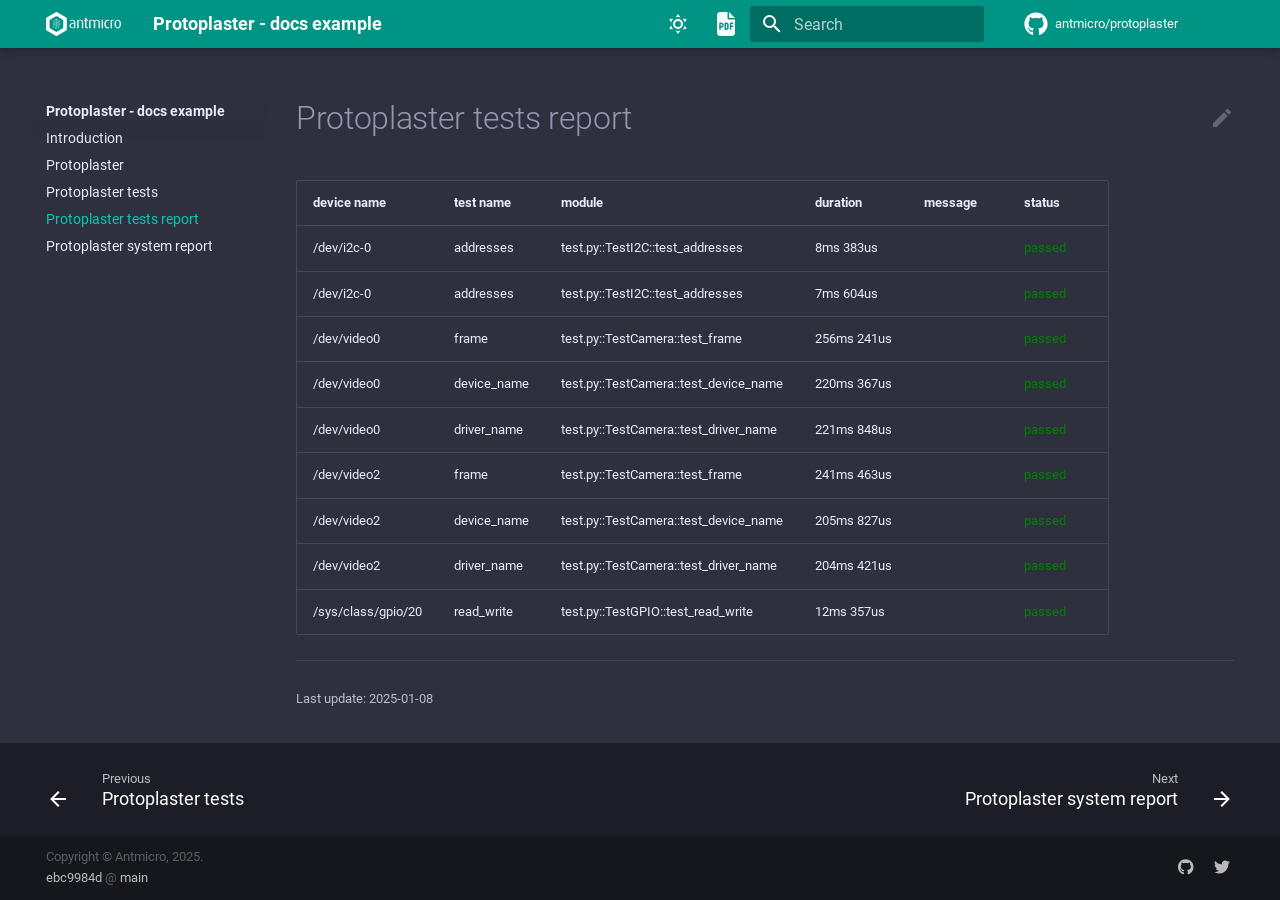
<file: report.html>
<!doctype html>
<html lang="en" class="no-js">
  <head>
    
      <meta charset="utf-8">
      <meta name="viewport" content="width=device-width,initial-scale=1">
      
      
      
      <link rel="icon" href="">
    
    
      
        <title>Protoplaster tests report - Protoplaster - docs example</title>
      
    
    
      
        
        
      
      

    
    
    
      
        
        
        <style>:root{--md-text-font:"Roboto";--md-code-font:"Roboto Mono"}</style>
      
    
        <link rel="stylesheet" type="text/css" href="_static/sphinx_immaterial_theme.b454d0e296e565629.min.css?v=3a14c3c3" />
    <script>__md_scope=new URL(".",location),__md_hash=e=>[...e].reduce((e,_)=>(e<<5)-e+_.charCodeAt(0),0),__md_get=(e,_=localStorage,t=__md_scope)=>JSON.parse(_.getItem(t.pathname+"."+e)),__md_set=(e,_,t=localStorage,a=__md_scope)=>{try{t.setItem(a.pathname+"."+e,JSON.stringify(_))}catch(e){}}</script>
    
      

    
    
    
  </head>
  
  
    
    
      
    
    
    
    
    <body dir="ltr" data-md-color-scheme="slate" data-md-color-primary="teal" data-md-color-accent="deep-orange">
  
    
    
      <script>var palette=__md_get("__palette");if(palette&&"object"==typeof palette.color)for(var key of Object.keys(palette.color))document.body.setAttribute("data-md-color-"+key,palette.color[key])</script>
    
    <input class="md-toggle" data-md-toggle="drawer" type="checkbox" id="__drawer" autocomplete="off">
    <input class="md-toggle" data-md-toggle="search" type="checkbox" id="__search" autocomplete="off">
    <label class="md-overlay" for="__drawer"></label>
    <div data-md-component="skip">
      
    </div>
    <div data-md-component="announce">
      
    </div>
    
    
      

<header class="md-header" data-md-component="header">
  <nav class="md-header__inner md-grid" aria-label="Header">
    <a href="index.html" title="Protoplaster - docs example" class="md-header__button md-logo" aria-label="Protoplaster - docs example" data-md-component="logo">
      <img src="_static/white.svg" alt="logo">
    </a>
    <label class="md-header__button md-icon" for="__drawer">
      <svg xmlns="http://www.w3.org/2000/svg" viewBox="0 0 24 24"><path d="M3 6h18v2H3V6m0 5h18v2H3v-2m0 5h18v2H3v-2Z"/></svg>
    </label>
    <div class="md-header__title" data-md-component="header-title">
      <div class="md-header__ellipsis">
        <div class="md-header__topic">
          <span class="md-ellipsis">
            Protoplaster - docs example
          </span>
        </div>
        <div class="md-header__topic" data-md-component="header-topic">
          <span class="md-ellipsis">
            
              Protoplaster tests report
            
          </span>
        </div>
      </div>
    </div>
    
      <form class="md-header__option" data-md-component="palette">
        
          
          
          <input class="md-option" data-md-color-media="" data-md-color-scheme="slate" data-md-color-primary="teal" data-md-color-accent="deep-orange"  aria-label="Switch to light mode"  type="radio" name="__palette" id="__palette_1">
          
            <label class="md-header__button md-icon" title="Switch to light mode" for="__palette_2" hidden>
              <svg xmlns="http://www.w3.org/2000/svg" viewBox="0 0 24 24"><path d="M12 7a5 5 0 0 1 5 5 5 5 0 0 1-5 5 5 5 0 0 1-5-5 5 5 0 0 1 5-5m0 2a3 3 0 0 0-3 3 3 3 0 0 0 3 3 3 3 0 0 0 3-3 3 3 0 0 0-3-3m0-7 2.39 3.42C13.65 5.15 12.84 5 12 5c-.84 0-1.65.15-2.39.42L12 2M3.34 7l4.16-.35A7.2 7.2 0 0 0 5.94 8.5c-.44.74-.69 1.5-.83 2.29L3.34 7m.02 10 1.76-3.77a7.131 7.131 0 0 0 2.38 4.14L3.36 17M20.65 7l-1.77 3.79a7.023 7.023 0 0 0-2.38-4.15l4.15.36m-.01 10-4.14.36c.59-.51 1.12-1.14 1.54-1.86.42-.73.69-1.5.83-2.29L20.64 17M12 22l-2.41-3.44c.74.27 1.55.44 2.41.44.82 0 1.63-.17 2.37-.44L12 22Z"/></svg>
            </label>
          
        
          
          
          <input class="md-option" data-md-color-media="" data-md-color-scheme="default" data-md-color-primary="teal" data-md-color-accent="deep-orange"  aria-label="Switch to dark mode"  type="radio" name="__palette" id="__palette_2">
          
            <label class="md-header__button md-icon" title="Switch to dark mode" for="__palette_1" hidden>
              <svg xmlns="http://www.w3.org/2000/svg" viewBox="0 0 24 24"><path d="m17.75 4.09-2.53 1.94.91 3.06-2.63-1.81-2.63 1.81.91-3.06-2.53-1.94L12.44 4l1.06-3 1.06 3 3.19.09m3.5 6.91-1.64 1.25.59 1.98-1.7-1.17-1.7 1.17.59-1.98L15.75 11l2.06-.05L18.5 9l.69 1.95 2.06.05m-2.28 4.95c.83-.08 1.72 1.1 1.19 1.85-.32.45-.66.87-1.08 1.27C15.17 23 8.84 23 4.94 19.07c-3.91-3.9-3.91-10.24 0-14.14.4-.4.82-.76 1.27-1.08.75-.53 1.93.36 1.85 1.19-.27 2.86.69 5.83 2.89 8.02a9.96 9.96 0 0 0 8.02 2.89m-1.64 2.02a12.08 12.08 0 0 1-7.8-3.47c-2.17-2.19-3.33-5-3.49-7.82-2.81 3.14-2.7 7.96.31 10.98 3.02 3.01 7.84 3.12 10.98.31Z"/></svg>
            </label>
          
        
      </form>
    
    
    
      <div class="md-header__button">
        <a href="protoplaster--docs-example.pdf" title="PDF - protoplaster--docs-example.pdf">
          <div class="md-icon">
            
            <svg xmlns="http://www.w3.org/2000/svg" viewBox="0 0 384 512"><!--! Font Awesome Free 6.2.0 by @fontawesome - https://fontawesome.com License - https://fontawesome.com/license/free (Icons: CC BY 4.0, Fonts: SIL OFL 1.1, Code: MIT License) Copyright 2022 Fonticons, Inc.--><path d="M64 0C28.7 0 0 28.7 0 64v384c0 35.3 28.7 64 64 64h256c35.3 0 64-28.7 64-64V160H256c-17.7 0-32-14.3-32-32V0H64zm192 0v128h128L256 0zM64 224h24c30.9 0 56 25.1 56 56s-25.1 56-56 56h-8v32c0 8.8-7.2 16-16 16s-16-7.2-16-16V240c0-8.8 7.2-16 16-16zm24 80c13.3 0 24-10.7 24-24s-10.7-24-24-24h-8v48h8zm72-64c0-8.8 7.2-16 16-16h24c26.5 0 48 21.5 48 48v64c0 26.5-21.5 48-48 48h-24c-8.8 0-16-7.2-16-16V240zm32 112h8c8.8 0 16-7.2 16-16v-64c0-8.8-7.2-16-16-16h-8v96zm96-128h48c8.8 0 16 7.2 16 16s-7.2 16-16 16h-32v32h32c8.8 0 16 7.2 16 16s-7.2 16-16 16h-32v48c0 8.8-7.2 16-16 16s-16-7.2-16-16V240c0-8.8 7.2-16 16-16z"/></svg>
          </div>
        </a>
      </div>
    
    
      <label class="md-header__button md-icon" for="__search">
        <svg xmlns="http://www.w3.org/2000/svg" viewBox="0 0 24 24"><path d="M9.5 3A6.5 6.5 0 0 1 16 9.5c0 1.61-.59 3.09-1.56 4.23l.27.27h.79l5 5-1.5 1.5-5-5v-.79l-.27-.27A6.516 6.516 0 0 1 9.5 16 6.5 6.5 0 0 1 3 9.5 6.5 6.5 0 0 1 9.5 3m0 2C7 5 5 7 5 9.5S7 14 9.5 14 14 12 14 9.5 12 5 9.5 5Z"/></svg>
      </label>
      <div class="md-search" data-md-component="search" role="dialog">
  <label class="md-search__overlay" for="__search"></label>
  <div class="md-search__inner" role="search">
    <form class="md-search__form" name="search">
      <input type="text" class="md-search__input" name="query" aria-label="Search" placeholder="Search" autocapitalize="off" autocorrect="off" autocomplete="off" spellcheck="false" data-md-component="search-query" required>
      <label class="md-search__icon md-icon" for="__search">
        <svg xmlns="http://www.w3.org/2000/svg" viewBox="0 0 24 24"><path d="M9.5 3A6.5 6.5 0 0 1 16 9.5c0 1.61-.59 3.09-1.56 4.23l.27.27h.79l5 5-1.5 1.5-5-5v-.79l-.27-.27A6.516 6.516 0 0 1 9.5 16 6.5 6.5 0 0 1 3 9.5 6.5 6.5 0 0 1 9.5 3m0 2C7 5 5 7 5 9.5S7 14 9.5 14 14 12 14 9.5 12 5 9.5 5Z"/></svg>
        <svg xmlns="http://www.w3.org/2000/svg" viewBox="0 0 24 24"><path d="M20 11v2H8l5.5 5.5-1.42 1.42L4.16 12l7.92-7.92L13.5 5.5 8 11h12Z"/></svg>
      </label>
      <nav class="md-search__options" aria-label="Search">
        
        <button type="reset" class="md-search__icon md-icon" title="Clear" aria-label="Clear" tabindex="-1">
          <svg xmlns="http://www.w3.org/2000/svg" viewBox="0 0 24 24"><path d="M19 6.41 17.59 5 12 10.59 6.41 5 5 6.41 10.59 12 5 17.59 6.41 19 12 13.41 17.59 19 19 17.59 13.41 12 19 6.41Z"/></svg>
        </button>
      </nav>
      
    </form>
    <div class="md-search__output">
      <div class="md-search__scrollwrap" data-md-scrollfix>
        <div class="md-search-result" data-md-component="search-result">
          <div class="md-search-result__meta">
            Initializing search
          </div>
          <ol class="md-search-result__list"></ol>
        </div>
      </div>
    </div>
  </div>
</div>
    
    
      <div class="md-header__source">
        <a href="https://github.com/antmicro/protoplaster" title="Go to repository" class="md-source" data-md-component="source">
  <div class="md-source__icon md-icon">
    
    <svg xmlns="http://www.w3.org/2000/svg" viewBox="0 0 496 512"><!--! Font Awesome Free 6.2.0 by @fontawesome - https://fontawesome.com License - https://fontawesome.com/license/free (Icons: CC BY 4.0, Fonts: SIL OFL 1.1, Code: MIT License) Copyright 2022 Fonticons, Inc.--><path d="M165.9 397.4c0 2-2.3 3.6-5.2 3.6-3.3.3-5.6-1.3-5.6-3.6 0-2 2.3-3.6 5.2-3.6 3-.3 5.6 1.3 5.6 3.6zm-31.1-4.5c-.7 2 1.3 4.3 4.3 4.9 2.6 1 5.6 0 6.2-2s-1.3-4.3-4.3-5.2c-2.6-.7-5.5.3-6.2 2.3zm44.2-1.7c-2.9.7-4.9 2.6-4.6 4.9.3 2 2.9 3.3 5.9 2.6 2.9-.7 4.9-2.6 4.6-4.6-.3-1.9-3-3.2-5.9-2.9zM244.8 8C106.1 8 0 113.3 0 252c0 110.9 69.8 205.8 169.5 239.2 12.8 2.3 17.3-5.6 17.3-12.1 0-6.2-.3-40.4-.3-61.4 0 0-70 15-84.7-29.8 0 0-11.4-29.1-27.8-36.6 0 0-22.9-15.7 1.6-15.4 0 0 24.9 2 38.6 25.8 21.9 38.6 58.6 27.5 72.9 20.9 2.3-16 8.8-27.1 16-33.7-55.9-6.2-112.3-14.3-112.3-110.5 0-27.5 7.6-41.3 23.6-58.9-2.6-6.5-11.1-33.3 2.6-67.9 20.9-6.5 69 27 69 27 20-5.6 41.5-8.5 62.8-8.5s42.8 2.9 62.8 8.5c0 0 48.1-33.6 69-27 13.7 34.7 5.2 61.4 2.6 67.9 16 17.7 25.8 31.5 25.8 58.9 0 96.5-58.9 104.2-114.8 110.5 9.2 7.9 17 22.9 17 46.4 0 33.7-.3 75.4-.3 83.6 0 6.5 4.6 14.4 17.3 12.1C428.2 457.8 496 362.9 496 252 496 113.3 383.5 8 244.8 8zM97.2 352.9c-1.3 1-1 3.3.7 5.2 1.6 1.6 3.9 2.3 5.2 1 1.3-1 1-3.3-.7-5.2-1.6-1.6-3.9-2.3-5.2-1zm-10.8-8.1c-.7 1.3.3 2.9 2.3 3.9 1.6 1 3.6.7 4.3-.7.7-1.3-.3-2.9-2.3-3.9-2-.6-3.6-.3-4.3.7zm32.4 35.6c-1.6 1.3-1 4.3 1.3 6.2 2.3 2.3 5.2 2.6 6.5 1 1.3-1.3.7-4.3-1.3-6.2-2.2-2.3-5.2-2.6-6.5-1zm-11.4-14.7c-1.6 1-1.6 3.6 0 5.9 1.6 2.3 4.3 3.3 5.6 2.3 1.6-1.3 1.6-3.9 0-6.2-1.4-2.3-4-3.3-5.6-2z"/></svg>
  </div>
  <div class="md-source__repository">
    antmicro/protoplaster
  </div>
</a>
      </div>
    
  </nav>
  
</header>
    
    <div class="md-container" data-md-component="container">
      
      
      
      
        
          
        
      
      <main class="md-main" data-md-component="main">
        <div class="md-main__inner md-grid">
          
            
              
              <div class="md-sidebar md-sidebar--primary" data-md-component="sidebar" data-md-type="navigation" >
                <div class="md-sidebar__scrollwrap">
                  <div class="md-sidebar__inner">
                    


  

<nav class="md-nav md-nav--primary md-nav--integrated" aria-label="Navigation" data-md-level="0">
  <label class="md-nav__title" for="__drawer">
    <a href="index.html" title="Protoplaster - docs example" class="md-nav__button md-logo" aria-label="Protoplaster - docs example" data-md-component="logo">
      <img src="_static/white.svg" alt="logo">
    </a>
    Protoplaster - docs example
  </label>
  
    <div class="md-nav__source">
      <a href="https://github.com/antmicro/protoplaster" title="Go to repository" class="md-source" data-md-component="source">
  <div class="md-source__icon md-icon">
    
    <svg xmlns="http://www.w3.org/2000/svg" viewBox="0 0 496 512"><!--! Font Awesome Free 6.2.0 by @fontawesome - https://fontawesome.com License - https://fontawesome.com/license/free (Icons: CC BY 4.0, Fonts: SIL OFL 1.1, Code: MIT License) Copyright 2022 Fonticons, Inc.--><path d="M165.9 397.4c0 2-2.3 3.6-5.2 3.6-3.3.3-5.6-1.3-5.6-3.6 0-2 2.3-3.6 5.2-3.6 3-.3 5.6 1.3 5.6 3.6zm-31.1-4.5c-.7 2 1.3 4.3 4.3 4.9 2.6 1 5.6 0 6.2-2s-1.3-4.3-4.3-5.2c-2.6-.7-5.5.3-6.2 2.3zm44.2-1.7c-2.9.7-4.9 2.6-4.6 4.9.3 2 2.9 3.3 5.9 2.6 2.9-.7 4.9-2.6 4.6-4.6-.3-1.9-3-3.2-5.9-2.9zM244.8 8C106.1 8 0 113.3 0 252c0 110.9 69.8 205.8 169.5 239.2 12.8 2.3 17.3-5.6 17.3-12.1 0-6.2-.3-40.4-.3-61.4 0 0-70 15-84.7-29.8 0 0-11.4-29.1-27.8-36.6 0 0-22.9-15.7 1.6-15.4 0 0 24.9 2 38.6 25.8 21.9 38.6 58.6 27.5 72.9 20.9 2.3-16 8.8-27.1 16-33.7-55.9-6.2-112.3-14.3-112.3-110.5 0-27.5 7.6-41.3 23.6-58.9-2.6-6.5-11.1-33.3 2.6-67.9 20.9-6.5 69 27 69 27 20-5.6 41.5-8.5 62.8-8.5s42.8 2.9 62.8 8.5c0 0 48.1-33.6 69-27 13.7 34.7 5.2 61.4 2.6 67.9 16 17.7 25.8 31.5 25.8 58.9 0 96.5-58.9 104.2-114.8 110.5 9.2 7.9 17 22.9 17 46.4 0 33.7-.3 75.4-.3 83.6 0 6.5 4.6 14.4 17.3 12.1C428.2 457.8 496 362.9 496 252 496 113.3 383.5 8 244.8 8zM97.2 352.9c-1.3 1-1 3.3.7 5.2 1.6 1.6 3.9 2.3 5.2 1 1.3-1 1-3.3-.7-5.2-1.6-1.6-3.9-2.3-5.2-1zm-10.8-8.1c-.7 1.3.3 2.9 2.3 3.9 1.6 1 3.6.7 4.3-.7.7-1.3-.3-2.9-2.3-3.9-2-.6-3.6-.3-4.3.7zm32.4 35.6c-1.6 1.3-1 4.3 1.3 6.2 2.3 2.3 5.2 2.6 6.5 1 1.3-1.3.7-4.3-1.3-6.2-2.2-2.3-5.2-2.6-6.5-1zm-11.4-14.7c-1.6 1-1.6 3.6 0 5.9 1.6 2.3 4.3 3.3 5.6 2.3 1.6-1.3 1.6-3.9 0-6.2-1.4-2.3-4-3.3-5.6-2z"/></svg>
  </div>
  <div class="md-source__repository">
    antmicro/protoplaster
  </div>
</a>
    </div>
  
  <ul class="md-nav__list" data-md-scrollfix>
    
      
      
      

  
  
  
  
    <li class="md-nav__item">
      <a href="introduction.html" class="md-nav__link">
        <span class="md-ellipsis">Introduction</span>
      </a>
    </li>
  

    
      
      
      

  
  
  
  
    <li class="md-nav__item">
      <a href="readme.html" class="md-nav__link">
        <span class="md-ellipsis">Protoplaster</span>
      </a>
    </li>
  

    
      
      
      

  
  
  
  
    <li class="md-nav__item">
      <a href="protoplaster.html" class="md-nav__link">
        <span class="md-ellipsis">Protoplaster tests</span>
      </a>
    </li>
  

    
      
      
      

  
  
    
  
    
  
  
    <li class="md-nav__item md-nav__item--active">
      
      
      <input class="md-nav__toggle md-toggle" data-md-toggle="toc" type="checkbox" id="__toc">
      
      <a href="#" class="md-nav__link md-nav__link--active">
        <span class="md-ellipsis">Protoplaster tests report</span>
      </a>
      
    </li>
  

    
      
      
      

  
  
  
  
    <li class="md-nav__item">
      <a href="system_report.html" class="md-nav__link">
        <span class="md-ellipsis">Protoplaster system report</span>
      </a>
    </li>
  

    
  </ul>
</nav>
                  </div>
                </div>
              </div>
            
            
          
          
            <div class="md-content" data-md-component="content">
              <article class="md-content__inner md-typeset" role="main">
                  


  <a href="https://github.com/antmicro/protoplaster/blob/main/docs/source/report.md" title="Edit this page" class="md-content__button md-icon">
    
    <svg xmlns="http://www.w3.org/2000/svg" viewBox="0 0 24 24"><path d="M20.71 7.04c.39-.39.39-1.04 0-1.41l-2.34-2.34c-.37-.39-1.02-.39-1.41 0l-1.84 1.83 3.75 3.75M3 17.25V21h3.75L17.81 9.93l-3.75-3.75L3 17.25Z"/></svg>
  </a>

<h1 id="protoplaster-tests-report">Protoplaster tests report<a class="headerlink" href="#protoplaster-tests-report" title="Link to this heading">¶</a></h1>
<table class="docutils data align-default">
<thead>
<tr class="row-odd"><th class="head"><p>device name</p></th>
<th class="head"><p>test name</p></th>
<th class="head"><p>module</p></th>
<th class="head"><p>duration</p></th>
<th class="head"><p>message</p></th>
<th class="head"><p>status</p></th>
</tr>
</thead>
<tbody>
<tr class="row-even"><td><p>/dev/i2c-0</p></td>
<td><p>addresses</p></td>
<td><p>test.py::TestI2C::test_addresses</p></td>
<td><p>8ms 383us</p></td>
<td><p></p></td>
<td><p><span style='color:green'>passed</p></td>
</tr>
<tr class="row-odd"><td><p>/dev/i2c-0</p></td>
<td><p>addresses</p></td>
<td><p>test.py::TestI2C::test_addresses</p></td>
<td><p>7ms 604us</p></td>
<td><p></p></td>
<td><p><span style='color:green'>passed</p></td>
</tr>
<tr class="row-even"><td><p>/dev/video0</p></td>
<td><p>frame</p></td>
<td><p>test.py::TestCamera::test_frame</p></td>
<td><p>256ms 241us</p></td>
<td><p></p></td>
<td><p><span style='color:green'>passed</p></td>
</tr>
<tr class="row-odd"><td><p>/dev/video0</p></td>
<td><p>device_name</p></td>
<td><p>test.py::TestCamera::test_device_name</p></td>
<td><p>220ms 367us</p></td>
<td><p></p></td>
<td><p><span style='color:green'>passed</p></td>
</tr>
<tr class="row-even"><td><p>/dev/video0</p></td>
<td><p>driver_name</p></td>
<td><p>test.py::TestCamera::test_driver_name</p></td>
<td><p>221ms 848us</p></td>
<td><p></p></td>
<td><p><span style='color:green'>passed</p></td>
</tr>
<tr class="row-odd"><td><p>/dev/video2</p></td>
<td><p>frame</p></td>
<td><p>test.py::TestCamera::test_frame</p></td>
<td><p>241ms 463us</p></td>
<td><p></p></td>
<td><p><span style='color:green'>passed</p></td>
</tr>
<tr class="row-even"><td><p>/dev/video2</p></td>
<td><p>device_name</p></td>
<td><p>test.py::TestCamera::test_device_name</p></td>
<td><p>205ms 827us</p></td>
<td><p></p></td>
<td><p><span style='color:green'>passed</p></td>
</tr>
<tr class="row-odd"><td><p>/dev/video2</p></td>
<td><p>driver_name</p></td>
<td><p>test.py::TestCamera::test_driver_name</p></td>
<td><p>204ms 421us</p></td>
<td><p></p></td>
<td><p><span style='color:green'>passed</p></td>
</tr>
<tr class="row-even"><td><p>/sys/class/gpio/20</p></td>
<td><p>read_write</p></td>
<td><p>test.py::TestGPIO::test_read_write</p></td>
<td><p>12ms 357us</p></td>
<td><p></p></td>
<td><p><span style='color:green'>passed</p></td>
</tr>
</tbody>
</table>


  <hr>
<div class="md-source-file">
  <small>
    
      Last update:
      2025-01-08
    
  </small>
</div>





                
              </article>
            </div>
          
          
        </div>
        
      </main>
      
        <footer class="md-footer">
  
    
    <nav class="md-footer__inner md-grid" aria-label="Footer" >
      
        
        <a href="protoplaster.html" class="md-footer__link md-footer__link--prev" aria-label="Previous: Protoplaster tests" rel="prev">
          <div class="md-footer__button md-icon">
            <svg xmlns="http://www.w3.org/2000/svg" viewBox="0 0 24 24"><path d="M20 11v2H8l5.5 5.5-1.42 1.42L4.16 12l7.92-7.92L13.5 5.5 8 11h12Z"/></svg>
          </div>
          <div class="md-footer__title">
            <div class="md-ellipsis">
              <span class="md-footer__direction">
                Previous
              </span>
              Protoplaster tests
            </div>
          </div>
        </a>
      
      
        
        <a href="system_report.html" class="md-footer__link md-footer__link--next" aria-label="Next: Protoplaster system report" rel="next">
          <div class="md-footer__title">
            <div class="md-ellipsis">
              <span class="md-footer__direction">
                Next
              </span>
              Protoplaster system report
            </div>
          </div>
          <div class="md-footer__button md-icon">
            <svg xmlns="http://www.w3.org/2000/svg" viewBox="0 0 24 24"><path d="M4 11v2h12l-5.5 5.5 1.42 1.42L19.84 12l-7.92-7.92L10.5 5.5 16 11H4Z"/></svg>
          </div>
        </a>
      
    </nav>
  
  
  
  <div class="md-footer-meta md-typeset">
    
    <div class="md-footer-meta__inner md-grid">
      <div class="md-copyright">
  
    <div class="md-footer-copyright__highlight">
        Copyright &#169; Antmicro, 2025.
        
    </div>
  
      <a href="https://github.com/antmicro/protoplaster/tree/ebc9984dc7b7341b63b90577d6074c43cbc47ad5">ebc9984d</a>
        @ <a href="https://github.com/antmicro/protoplaster/tree/main">main</a>
  
</div>
      
        <div class="md-social">
  
    
    
      
      
    
    <a href="https://github.com/antmicro" target="_blank" rel="noopener" title="github.com" class="md-social__link">
      <svg xmlns="http://www.w3.org/2000/svg" viewBox="0 0 496 512"><!--! Font Awesome Free 6.2.0 by @fontawesome - https://fontawesome.com License - https://fontawesome.com/license/free (Icons: CC BY 4.0, Fonts: SIL OFL 1.1, Code: MIT License) Copyright 2022 Fonticons, Inc.--><path d="M165.9 397.4c0 2-2.3 3.6-5.2 3.6-3.3.3-5.6-1.3-5.6-3.6 0-2 2.3-3.6 5.2-3.6 3-.3 5.6 1.3 5.6 3.6zm-31.1-4.5c-.7 2 1.3 4.3 4.3 4.9 2.6 1 5.6 0 6.2-2s-1.3-4.3-4.3-5.2c-2.6-.7-5.5.3-6.2 2.3zm44.2-1.7c-2.9.7-4.9 2.6-4.6 4.9.3 2 2.9 3.3 5.9 2.6 2.9-.7 4.9-2.6 4.6-4.6-.3-1.9-3-3.2-5.9-2.9zM244.8 8C106.1 8 0 113.3 0 252c0 110.9 69.8 205.8 169.5 239.2 12.8 2.3 17.3-5.6 17.3-12.1 0-6.2-.3-40.4-.3-61.4 0 0-70 15-84.7-29.8 0 0-11.4-29.1-27.8-36.6 0 0-22.9-15.7 1.6-15.4 0 0 24.9 2 38.6 25.8 21.9 38.6 58.6 27.5 72.9 20.9 2.3-16 8.8-27.1 16-33.7-55.9-6.2-112.3-14.3-112.3-110.5 0-27.5 7.6-41.3 23.6-58.9-2.6-6.5-11.1-33.3 2.6-67.9 20.9-6.5 69 27 69 27 20-5.6 41.5-8.5 62.8-8.5s42.8 2.9 62.8 8.5c0 0 48.1-33.6 69-27 13.7 34.7 5.2 61.4 2.6 67.9 16 17.7 25.8 31.5 25.8 58.9 0 96.5-58.9 104.2-114.8 110.5 9.2 7.9 17 22.9 17 46.4 0 33.7-.3 75.4-.3 83.6 0 6.5 4.6 14.4 17.3 12.1C428.2 457.8 496 362.9 496 252 496 113.3 383.5 8 244.8 8zM97.2 352.9c-1.3 1-1 3.3.7 5.2 1.6 1.6 3.9 2.3 5.2 1 1.3-1 1-3.3-.7-5.2-1.6-1.6-3.9-2.3-5.2-1zm-10.8-8.1c-.7 1.3.3 2.9 2.3 3.9 1.6 1 3.6.7 4.3-.7.7-1.3-.3-2.9-2.3-3.9-2-.6-3.6-.3-4.3.7zm32.4 35.6c-1.6 1.3-1 4.3 1.3 6.2 2.3 2.3 5.2 2.6 6.5 1 1.3-1.3.7-4.3-1.3-6.2-2.2-2.3-5.2-2.6-6.5-1zm-11.4-14.7c-1.6 1-1.6 3.6 0 5.9 1.6 2.3 4.3 3.3 5.6 2.3 1.6-1.3 1.6-3.9 0-6.2-1.4-2.3-4-3.3-5.6-2z"/></svg>
    </a>
  
    
    
      
      
    
    <a href="https://twitter.com/antmicro" target="_blank" rel="noopener" title="twitter.com" class="md-social__link">
      <svg xmlns="http://www.w3.org/2000/svg" viewBox="0 0 512 512"><!--! Font Awesome Free 6.2.0 by @fontawesome - https://fontawesome.com License - https://fontawesome.com/license/free (Icons: CC BY 4.0, Fonts: SIL OFL 1.1, Code: MIT License) Copyright 2022 Fonticons, Inc.--><path d="M459.37 151.716c.325 4.548.325 9.097.325 13.645 0 138.72-105.583 298.558-298.558 298.558-59.452 0-114.68-17.219-161.137-47.106 8.447.974 16.568 1.299 25.34 1.299 49.055 0 94.213-16.568 130.274-44.832-46.132-.975-84.792-31.188-98.112-72.772 6.498.974 12.995 1.624 19.818 1.624 9.421 0 18.843-1.3 27.614-3.573-48.081-9.747-84.143-51.98-84.143-102.985v-1.299c13.969 7.797 30.214 12.67 47.431 13.319-28.264-18.843-46.781-51.005-46.781-87.391 0-19.492 5.197-37.36 14.294-52.954 51.655 63.675 129.3 105.258 216.365 109.807-1.624-7.797-2.599-15.918-2.599-24.04 0-57.828 46.782-104.934 104.934-104.934 30.213 0 57.502 12.67 76.67 33.137 23.715-4.548 46.456-13.32 66.599-25.34-7.798 24.366-24.366 44.833-46.132 57.827 21.117-2.273 41.584-8.122 60.426-16.243-14.292 20.791-32.161 39.308-52.628 54.253z"/></svg>
    </a>
  
</div>
      
    </div>
    
  </div>
</footer>
      
    </div>
    <div class="md-dialog" data-md-component="dialog">
      <div class="md-dialog__inner md-typeset"></div>
    </div>
    
    <script id="__config" type="application/json">{"base": ".", "features": ["toc.integrate"], "translations": {"clipboard.copied": "Copied to clipboard", "clipboard.copy": "Copy to clipboard", "search.config.lang": "en", "search.config.pipeline": "trimmer, stopWordFilter", "search.config.separator": "[\\s\\-]+", "search.placeholder": "Search", "search.result.more.one": "1 more on this page", "search.result.more.other": "# more on this page", "search.result.none": "No matching documents", "search.result.one": "1 matching document", "search.result.other": "# matching documents", "search.result.placeholder": "Type to start searching", "search.result.term.missing": "Missing", "select.version.title": "Select version"}}</script>
    
      
        <script src="_static/sphinx_immaterial_theme.f9d9eeeb247ace16c.min.js?v=8ec58cb5"></script>
    
  </body>
</html>
</file>
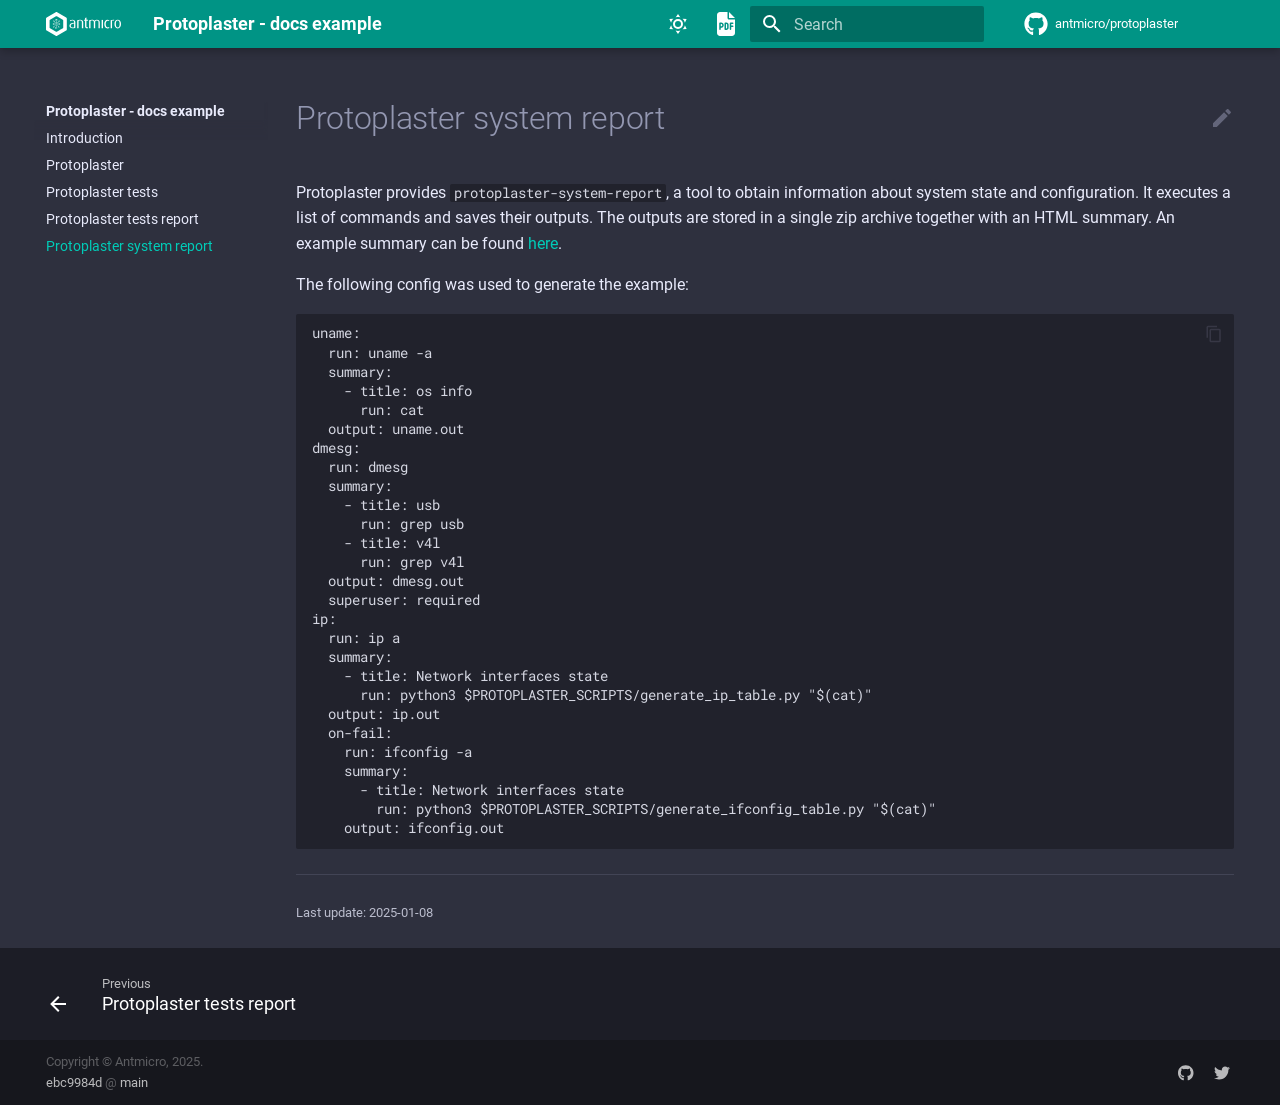
<file: system_report.html>
<!doctype html>
<html lang="en" class="no-js">
  <head>
    
      <meta charset="utf-8">
      <meta name="viewport" content="width=device-width,initial-scale=1">
      
      
      
      <link rel="icon" href="">
    
    
      
        <title>Protoplaster system report - Protoplaster - docs example</title>
      
    
    
      
        
        
      
      

    
    
    
      
        
        
        <style>:root{--md-text-font:"Roboto";--md-code-font:"Roboto Mono"}</style>
      
    
        <link rel="stylesheet" type="text/css" href="_static/sphinx_immaterial_theme.b454d0e296e565629.min.css?v=3a14c3c3" />
    <script>__md_scope=new URL(".",location),__md_hash=e=>[...e].reduce((e,_)=>(e<<5)-e+_.charCodeAt(0),0),__md_get=(e,_=localStorage,t=__md_scope)=>JSON.parse(_.getItem(t.pathname+"."+e)),__md_set=(e,_,t=localStorage,a=__md_scope)=>{try{t.setItem(a.pathname+"."+e,JSON.stringify(_))}catch(e){}}</script>
    
      

    
    
    
  </head>
  
  
    
    
      
    
    
    
    
    <body dir="ltr" data-md-color-scheme="slate" data-md-color-primary="teal" data-md-color-accent="deep-orange">
  
    
    
      <script>var palette=__md_get("__palette");if(palette&&"object"==typeof palette.color)for(var key of Object.keys(palette.color))document.body.setAttribute("data-md-color-"+key,palette.color[key])</script>
    
    <input class="md-toggle" data-md-toggle="drawer" type="checkbox" id="__drawer" autocomplete="off">
    <input class="md-toggle" data-md-toggle="search" type="checkbox" id="__search" autocomplete="off">
    <label class="md-overlay" for="__drawer"></label>
    <div data-md-component="skip">
      
    </div>
    <div data-md-component="announce">
      
    </div>
    
    
      

<header class="md-header" data-md-component="header">
  <nav class="md-header__inner md-grid" aria-label="Header">
    <a href="index.html" title="Protoplaster - docs example" class="md-header__button md-logo" aria-label="Protoplaster - docs example" data-md-component="logo">
      <img src="_static/white.svg" alt="logo">
    </a>
    <label class="md-header__button md-icon" for="__drawer">
      <svg xmlns="http://www.w3.org/2000/svg" viewBox="0 0 24 24"><path d="M3 6h18v2H3V6m0 5h18v2H3v-2m0 5h18v2H3v-2Z"/></svg>
    </label>
    <div class="md-header__title" data-md-component="header-title">
      <div class="md-header__ellipsis">
        <div class="md-header__topic">
          <span class="md-ellipsis">
            Protoplaster - docs example
          </span>
        </div>
        <div class="md-header__topic" data-md-component="header-topic">
          <span class="md-ellipsis">
            
              Protoplaster system report
            
          </span>
        </div>
      </div>
    </div>
    
      <form class="md-header__option" data-md-component="palette">
        
          
          
          <input class="md-option" data-md-color-media="" data-md-color-scheme="slate" data-md-color-primary="teal" data-md-color-accent="deep-orange"  aria-label="Switch to light mode"  type="radio" name="__palette" id="__palette_1">
          
            <label class="md-header__button md-icon" title="Switch to light mode" for="__palette_2" hidden>
              <svg xmlns="http://www.w3.org/2000/svg" viewBox="0 0 24 24"><path d="M12 7a5 5 0 0 1 5 5 5 5 0 0 1-5 5 5 5 0 0 1-5-5 5 5 0 0 1 5-5m0 2a3 3 0 0 0-3 3 3 3 0 0 0 3 3 3 3 0 0 0 3-3 3 3 0 0 0-3-3m0-7 2.39 3.42C13.65 5.15 12.84 5 12 5c-.84 0-1.65.15-2.39.42L12 2M3.34 7l4.16-.35A7.2 7.2 0 0 0 5.94 8.5c-.44.74-.69 1.5-.83 2.29L3.34 7m.02 10 1.76-3.77a7.131 7.131 0 0 0 2.38 4.14L3.36 17M20.65 7l-1.77 3.79a7.023 7.023 0 0 0-2.38-4.15l4.15.36m-.01 10-4.14.36c.59-.51 1.12-1.14 1.54-1.86.42-.73.69-1.5.83-2.29L20.64 17M12 22l-2.41-3.44c.74.27 1.55.44 2.41.44.82 0 1.63-.17 2.37-.44L12 22Z"/></svg>
            </label>
          
        
          
          
          <input class="md-option" data-md-color-media="" data-md-color-scheme="default" data-md-color-primary="teal" data-md-color-accent="deep-orange"  aria-label="Switch to dark mode"  type="radio" name="__palette" id="__palette_2">
          
            <label class="md-header__button md-icon" title="Switch to dark mode" for="__palette_1" hidden>
              <svg xmlns="http://www.w3.org/2000/svg" viewBox="0 0 24 24"><path d="m17.75 4.09-2.53 1.94.91 3.06-2.63-1.81-2.63 1.81.91-3.06-2.53-1.94L12.44 4l1.06-3 1.06 3 3.19.09m3.5 6.91-1.64 1.25.59 1.98-1.7-1.17-1.7 1.17.59-1.98L15.75 11l2.06-.05L18.5 9l.69 1.95 2.06.05m-2.28 4.95c.83-.08 1.72 1.1 1.19 1.85-.32.45-.66.87-1.08 1.27C15.17 23 8.84 23 4.94 19.07c-3.91-3.9-3.91-10.24 0-14.14.4-.4.82-.76 1.27-1.08.75-.53 1.93.36 1.85 1.19-.27 2.86.69 5.83 2.89 8.02a9.96 9.96 0 0 0 8.02 2.89m-1.64 2.02a12.08 12.08 0 0 1-7.8-3.47c-2.17-2.19-3.33-5-3.49-7.82-2.81 3.14-2.7 7.96.31 10.98 3.02 3.01 7.84 3.12 10.98.31Z"/></svg>
            </label>
          
        
      </form>
    
    
    
      <div class="md-header__button">
        <a href="protoplaster--docs-example.pdf" title="PDF - protoplaster--docs-example.pdf">
          <div class="md-icon">
            
            <svg xmlns="http://www.w3.org/2000/svg" viewBox="0 0 384 512"><!--! Font Awesome Free 6.2.0 by @fontawesome - https://fontawesome.com License - https://fontawesome.com/license/free (Icons: CC BY 4.0, Fonts: SIL OFL 1.1, Code: MIT License) Copyright 2022 Fonticons, Inc.--><path d="M64 0C28.7 0 0 28.7 0 64v384c0 35.3 28.7 64 64 64h256c35.3 0 64-28.7 64-64V160H256c-17.7 0-32-14.3-32-32V0H64zm192 0v128h128L256 0zM64 224h24c30.9 0 56 25.1 56 56s-25.1 56-56 56h-8v32c0 8.8-7.2 16-16 16s-16-7.2-16-16V240c0-8.8 7.2-16 16-16zm24 80c13.3 0 24-10.7 24-24s-10.7-24-24-24h-8v48h8zm72-64c0-8.8 7.2-16 16-16h24c26.5 0 48 21.5 48 48v64c0 26.5-21.5 48-48 48h-24c-8.8 0-16-7.2-16-16V240zm32 112h8c8.8 0 16-7.2 16-16v-64c0-8.8-7.2-16-16-16h-8v96zm96-128h48c8.8 0 16 7.2 16 16s-7.2 16-16 16h-32v32h32c8.8 0 16 7.2 16 16s-7.2 16-16 16h-32v48c0 8.8-7.2 16-16 16s-16-7.2-16-16V240c0-8.8 7.2-16 16-16z"/></svg>
          </div>
        </a>
      </div>
    
    
      <label class="md-header__button md-icon" for="__search">
        <svg xmlns="http://www.w3.org/2000/svg" viewBox="0 0 24 24"><path d="M9.5 3A6.5 6.5 0 0 1 16 9.5c0 1.61-.59 3.09-1.56 4.23l.27.27h.79l5 5-1.5 1.5-5-5v-.79l-.27-.27A6.516 6.516 0 0 1 9.5 16 6.5 6.5 0 0 1 3 9.5 6.5 6.5 0 0 1 9.5 3m0 2C7 5 5 7 5 9.5S7 14 9.5 14 14 12 14 9.5 12 5 9.5 5Z"/></svg>
      </label>
      <div class="md-search" data-md-component="search" role="dialog">
  <label class="md-search__overlay" for="__search"></label>
  <div class="md-search__inner" role="search">
    <form class="md-search__form" name="search">
      <input type="text" class="md-search__input" name="query" aria-label="Search" placeholder="Search" autocapitalize="off" autocorrect="off" autocomplete="off" spellcheck="false" data-md-component="search-query" required>
      <label class="md-search__icon md-icon" for="__search">
        <svg xmlns="http://www.w3.org/2000/svg" viewBox="0 0 24 24"><path d="M9.5 3A6.5 6.5 0 0 1 16 9.5c0 1.61-.59 3.09-1.56 4.23l.27.27h.79l5 5-1.5 1.5-5-5v-.79l-.27-.27A6.516 6.516 0 0 1 9.5 16 6.5 6.5 0 0 1 3 9.5 6.5 6.5 0 0 1 9.5 3m0 2C7 5 5 7 5 9.5S7 14 9.5 14 14 12 14 9.5 12 5 9.5 5Z"/></svg>
        <svg xmlns="http://www.w3.org/2000/svg" viewBox="0 0 24 24"><path d="M20 11v2H8l5.5 5.5-1.42 1.42L4.16 12l7.92-7.92L13.5 5.5 8 11h12Z"/></svg>
      </label>
      <nav class="md-search__options" aria-label="Search">
        
        <button type="reset" class="md-search__icon md-icon" title="Clear" aria-label="Clear" tabindex="-1">
          <svg xmlns="http://www.w3.org/2000/svg" viewBox="0 0 24 24"><path d="M19 6.41 17.59 5 12 10.59 6.41 5 5 6.41 10.59 12 5 17.59 6.41 19 12 13.41 17.59 19 19 17.59 13.41 12 19 6.41Z"/></svg>
        </button>
      </nav>
      
    </form>
    <div class="md-search__output">
      <div class="md-search__scrollwrap" data-md-scrollfix>
        <div class="md-search-result" data-md-component="search-result">
          <div class="md-search-result__meta">
            Initializing search
          </div>
          <ol class="md-search-result__list"></ol>
        </div>
      </div>
    </div>
  </div>
</div>
    
    
      <div class="md-header__source">
        <a href="https://github.com/antmicro/protoplaster" title="Go to repository" class="md-source" data-md-component="source">
  <div class="md-source__icon md-icon">
    
    <svg xmlns="http://www.w3.org/2000/svg" viewBox="0 0 496 512"><!--! Font Awesome Free 6.2.0 by @fontawesome - https://fontawesome.com License - https://fontawesome.com/license/free (Icons: CC BY 4.0, Fonts: SIL OFL 1.1, Code: MIT License) Copyright 2022 Fonticons, Inc.--><path d="M165.9 397.4c0 2-2.3 3.6-5.2 3.6-3.3.3-5.6-1.3-5.6-3.6 0-2 2.3-3.6 5.2-3.6 3-.3 5.6 1.3 5.6 3.6zm-31.1-4.5c-.7 2 1.3 4.3 4.3 4.9 2.6 1 5.6 0 6.2-2s-1.3-4.3-4.3-5.2c-2.6-.7-5.5.3-6.2 2.3zm44.2-1.7c-2.9.7-4.9 2.6-4.6 4.9.3 2 2.9 3.3 5.9 2.6 2.9-.7 4.9-2.6 4.6-4.6-.3-1.9-3-3.2-5.9-2.9zM244.8 8C106.1 8 0 113.3 0 252c0 110.9 69.8 205.8 169.5 239.2 12.8 2.3 17.3-5.6 17.3-12.1 0-6.2-.3-40.4-.3-61.4 0 0-70 15-84.7-29.8 0 0-11.4-29.1-27.8-36.6 0 0-22.9-15.7 1.6-15.4 0 0 24.9 2 38.6 25.8 21.9 38.6 58.6 27.5 72.9 20.9 2.3-16 8.8-27.1 16-33.7-55.9-6.2-112.3-14.3-112.3-110.5 0-27.5 7.6-41.3 23.6-58.9-2.6-6.5-11.1-33.3 2.6-67.9 20.9-6.5 69 27 69 27 20-5.6 41.5-8.5 62.8-8.5s42.8 2.9 62.8 8.5c0 0 48.1-33.6 69-27 13.7 34.7 5.2 61.4 2.6 67.9 16 17.7 25.8 31.5 25.8 58.9 0 96.5-58.9 104.2-114.8 110.5 9.2 7.9 17 22.9 17 46.4 0 33.7-.3 75.4-.3 83.6 0 6.5 4.6 14.4 17.3 12.1C428.2 457.8 496 362.9 496 252 496 113.3 383.5 8 244.8 8zM97.2 352.9c-1.3 1-1 3.3.7 5.2 1.6 1.6 3.9 2.3 5.2 1 1.3-1 1-3.3-.7-5.2-1.6-1.6-3.9-2.3-5.2-1zm-10.8-8.1c-.7 1.3.3 2.9 2.3 3.9 1.6 1 3.6.7 4.3-.7.7-1.3-.3-2.9-2.3-3.9-2-.6-3.6-.3-4.3.7zm32.4 35.6c-1.6 1.3-1 4.3 1.3 6.2 2.3 2.3 5.2 2.6 6.5 1 1.3-1.3.7-4.3-1.3-6.2-2.2-2.3-5.2-2.6-6.5-1zm-11.4-14.7c-1.6 1-1.6 3.6 0 5.9 1.6 2.3 4.3 3.3 5.6 2.3 1.6-1.3 1.6-3.9 0-6.2-1.4-2.3-4-3.3-5.6-2z"/></svg>
  </div>
  <div class="md-source__repository">
    antmicro/protoplaster
  </div>
</a>
      </div>
    
  </nav>
  
</header>
    
    <div class="md-container" data-md-component="container">
      
      
      
      
        
          
        
      
      <main class="md-main" data-md-component="main">
        <div class="md-main__inner md-grid">
          
            
              
              <div class="md-sidebar md-sidebar--primary" data-md-component="sidebar" data-md-type="navigation" >
                <div class="md-sidebar__scrollwrap">
                  <div class="md-sidebar__inner">
                    


  

<nav class="md-nav md-nav--primary md-nav--integrated" aria-label="Navigation" data-md-level="0">
  <label class="md-nav__title" for="__drawer">
    <a href="index.html" title="Protoplaster - docs example" class="md-nav__button md-logo" aria-label="Protoplaster - docs example" data-md-component="logo">
      <img src="_static/white.svg" alt="logo">
    </a>
    Protoplaster - docs example
  </label>
  
    <div class="md-nav__source">
      <a href="https://github.com/antmicro/protoplaster" title="Go to repository" class="md-source" data-md-component="source">
  <div class="md-source__icon md-icon">
    
    <svg xmlns="http://www.w3.org/2000/svg" viewBox="0 0 496 512"><!--! Font Awesome Free 6.2.0 by @fontawesome - https://fontawesome.com License - https://fontawesome.com/license/free (Icons: CC BY 4.0, Fonts: SIL OFL 1.1, Code: MIT License) Copyright 2022 Fonticons, Inc.--><path d="M165.9 397.4c0 2-2.3 3.6-5.2 3.6-3.3.3-5.6-1.3-5.6-3.6 0-2 2.3-3.6 5.2-3.6 3-.3 5.6 1.3 5.6 3.6zm-31.1-4.5c-.7 2 1.3 4.3 4.3 4.9 2.6 1 5.6 0 6.2-2s-1.3-4.3-4.3-5.2c-2.6-.7-5.5.3-6.2 2.3zm44.2-1.7c-2.9.7-4.9 2.6-4.6 4.9.3 2 2.9 3.3 5.9 2.6 2.9-.7 4.9-2.6 4.6-4.6-.3-1.9-3-3.2-5.9-2.9zM244.8 8C106.1 8 0 113.3 0 252c0 110.9 69.8 205.8 169.5 239.2 12.8 2.3 17.3-5.6 17.3-12.1 0-6.2-.3-40.4-.3-61.4 0 0-70 15-84.7-29.8 0 0-11.4-29.1-27.8-36.6 0 0-22.9-15.7 1.6-15.4 0 0 24.9 2 38.6 25.8 21.9 38.6 58.6 27.5 72.9 20.9 2.3-16 8.8-27.1 16-33.7-55.9-6.2-112.3-14.3-112.3-110.5 0-27.5 7.6-41.3 23.6-58.9-2.6-6.5-11.1-33.3 2.6-67.9 20.9-6.5 69 27 69 27 20-5.6 41.5-8.5 62.8-8.5s42.8 2.9 62.8 8.5c0 0 48.1-33.6 69-27 13.7 34.7 5.2 61.4 2.6 67.9 16 17.7 25.8 31.5 25.8 58.9 0 96.5-58.9 104.2-114.8 110.5 9.2 7.9 17 22.9 17 46.4 0 33.7-.3 75.4-.3 83.6 0 6.5 4.6 14.4 17.3 12.1C428.2 457.8 496 362.9 496 252 496 113.3 383.5 8 244.8 8zM97.2 352.9c-1.3 1-1 3.3.7 5.2 1.6 1.6 3.9 2.3 5.2 1 1.3-1 1-3.3-.7-5.2-1.6-1.6-3.9-2.3-5.2-1zm-10.8-8.1c-.7 1.3.3 2.9 2.3 3.9 1.6 1 3.6.7 4.3-.7.7-1.3-.3-2.9-2.3-3.9-2-.6-3.6-.3-4.3.7zm32.4 35.6c-1.6 1.3-1 4.3 1.3 6.2 2.3 2.3 5.2 2.6 6.5 1 1.3-1.3.7-4.3-1.3-6.2-2.2-2.3-5.2-2.6-6.5-1zm-11.4-14.7c-1.6 1-1.6 3.6 0 5.9 1.6 2.3 4.3 3.3 5.6 2.3 1.6-1.3 1.6-3.9 0-6.2-1.4-2.3-4-3.3-5.6-2z"/></svg>
  </div>
  <div class="md-source__repository">
    antmicro/protoplaster
  </div>
</a>
    </div>
  
  <ul class="md-nav__list" data-md-scrollfix>
    
      
      
      

  
  
  
  
    <li class="md-nav__item">
      <a href="introduction.html" class="md-nav__link">
        <span class="md-ellipsis">Introduction</span>
      </a>
    </li>
  

    
      
      
      

  
  
  
  
    <li class="md-nav__item">
      <a href="readme.html" class="md-nav__link">
        <span class="md-ellipsis">Protoplaster</span>
      </a>
    </li>
  

    
      
      
      

  
  
  
  
    <li class="md-nav__item">
      <a href="protoplaster.html" class="md-nav__link">
        <span class="md-ellipsis">Protoplaster tests</span>
      </a>
    </li>
  

    
      
      
      

  
  
  
  
    <li class="md-nav__item">
      <a href="report.html" class="md-nav__link">
        <span class="md-ellipsis">Protoplaster tests report</span>
      </a>
    </li>
  

    
      
      
      

  
  
    
  
    
  
  
    <li class="md-nav__item md-nav__item--active">
      
      
      <input class="md-nav__toggle md-toggle" data-md-toggle="toc" type="checkbox" id="__toc">
      
      <a href="#" class="md-nav__link md-nav__link--active">
        <span class="md-ellipsis">Protoplaster system report</span>
      </a>
      
    </li>
  

    
  </ul>
</nav>
                  </div>
                </div>
              </div>
            
            
          
          
            <div class="md-content" data-md-component="content">
              <article class="md-content__inner md-typeset" role="main">
                  


  <a href="https://github.com/antmicro/protoplaster/blob/main/docs/source/system_report.md" title="Edit this page" class="md-content__button md-icon">
    
    <svg xmlns="http://www.w3.org/2000/svg" viewBox="0 0 24 24"><path d="M20.71 7.04c.39-.39.39-1.04 0-1.41l-2.34-2.34c-.37-.39-1.02-.39-1.41 0l-1.84 1.83 3.75 3.75M3 17.25V21h3.75L17.81 9.93l-3.75-3.75L3 17.25Z"/></svg>
  </a>

<h1 id="protoplaster-system-report">Protoplaster system report<a class="headerlink" href="#protoplaster-system-report" title="Link to this heading">¶</a></h1>
<p>Protoplaster provides <code class="docutils literal notranslate"><span class="pre">protoplaster-system-report</span></code>, a tool to obtain information about system state and configuration. It executes a list of commands and saves their outputs. The outputs are stored in a single zip archive together with an HTML summary. An example summary can be found <a href="_static/system_report_summary.html">here</a>.</p>
<p>The following config was used to generate the example:</p>
<div class="highlight-default notranslate"><div class="highlight"><pre><span></span><code>uname:
  run: uname -a
  summary:
    - title: os info
      run: cat
  output: uname.out
dmesg:
  run: dmesg
  summary: 
    - title: usb
      run: grep usb
    - title: v4l
      run: grep v4l
  output: dmesg.out
  superuser: required
ip:
  run: ip a
  summary:
    - title: Network interfaces state
      run: python3 $PROTOPLASTER_SCRIPTS/generate_ip_table.py &quot;$(cat)&quot;
  output: ip.out
  on-fail:
    run: ifconfig -a
    summary:
      - title: Network interfaces state
        run: python3 $PROTOPLASTER_SCRIPTS/generate_ifconfig_table.py &quot;$(cat)&quot;
    output: ifconfig.out
</code></pre></div>
</div>


  <hr>
<div class="md-source-file">
  <small>
    
      Last update:
      2025-01-08
    
  </small>
</div>





                
              </article>
            </div>
          
          
        </div>
        
      </main>
      
        <footer class="md-footer">
  
    
    <nav class="md-footer__inner md-grid" aria-label="Footer" >
      
        
        <a href="report.html" class="md-footer__link md-footer__link--prev" aria-label="Previous: Protoplaster tests report" rel="prev">
          <div class="md-footer__button md-icon">
            <svg xmlns="http://www.w3.org/2000/svg" viewBox="0 0 24 24"><path d="M20 11v2H8l5.5 5.5-1.42 1.42L4.16 12l7.92-7.92L13.5 5.5 8 11h12Z"/></svg>
          </div>
          <div class="md-footer__title">
            <div class="md-ellipsis">
              <span class="md-footer__direction">
                Previous
              </span>
              Protoplaster tests report
            </div>
          </div>
        </a>
      
      
    </nav>
  
  
  
  <div class="md-footer-meta md-typeset">
    
    <div class="md-footer-meta__inner md-grid">
      <div class="md-copyright">
  
    <div class="md-footer-copyright__highlight">
        Copyright &#169; Antmicro, 2025.
        
    </div>
  
      <a href="https://github.com/antmicro/protoplaster/tree/ebc9984dc7b7341b63b90577d6074c43cbc47ad5">ebc9984d</a>
        @ <a href="https://github.com/antmicro/protoplaster/tree/main">main</a>
  
</div>
      
        <div class="md-social">
  
    
    
      
      
    
    <a href="https://github.com/antmicro" target="_blank" rel="noopener" title="github.com" class="md-social__link">
      <svg xmlns="http://www.w3.org/2000/svg" viewBox="0 0 496 512"><!--! Font Awesome Free 6.2.0 by @fontawesome - https://fontawesome.com License - https://fontawesome.com/license/free (Icons: CC BY 4.0, Fonts: SIL OFL 1.1, Code: MIT License) Copyright 2022 Fonticons, Inc.--><path d="M165.9 397.4c0 2-2.3 3.6-5.2 3.6-3.3.3-5.6-1.3-5.6-3.6 0-2 2.3-3.6 5.2-3.6 3-.3 5.6 1.3 5.6 3.6zm-31.1-4.5c-.7 2 1.3 4.3 4.3 4.9 2.6 1 5.6 0 6.2-2s-1.3-4.3-4.3-5.2c-2.6-.7-5.5.3-6.2 2.3zm44.2-1.7c-2.9.7-4.9 2.6-4.6 4.9.3 2 2.9 3.3 5.9 2.6 2.9-.7 4.9-2.6 4.6-4.6-.3-1.9-3-3.2-5.9-2.9zM244.8 8C106.1 8 0 113.3 0 252c0 110.9 69.8 205.8 169.5 239.2 12.8 2.3 17.3-5.6 17.3-12.1 0-6.2-.3-40.4-.3-61.4 0 0-70 15-84.7-29.8 0 0-11.4-29.1-27.8-36.6 0 0-22.9-15.7 1.6-15.4 0 0 24.9 2 38.6 25.8 21.9 38.6 58.6 27.5 72.9 20.9 2.3-16 8.8-27.1 16-33.7-55.9-6.2-112.3-14.3-112.3-110.5 0-27.5 7.6-41.3 23.6-58.9-2.6-6.5-11.1-33.3 2.6-67.9 20.9-6.5 69 27 69 27 20-5.6 41.5-8.5 62.8-8.5s42.8 2.9 62.8 8.5c0 0 48.1-33.6 69-27 13.7 34.7 5.2 61.4 2.6 67.9 16 17.7 25.8 31.5 25.8 58.9 0 96.5-58.9 104.2-114.8 110.5 9.2 7.9 17 22.9 17 46.4 0 33.7-.3 75.4-.3 83.6 0 6.5 4.6 14.4 17.3 12.1C428.2 457.8 496 362.9 496 252 496 113.3 383.5 8 244.8 8zM97.2 352.9c-1.3 1-1 3.3.7 5.2 1.6 1.6 3.9 2.3 5.2 1 1.3-1 1-3.3-.7-5.2-1.6-1.6-3.9-2.3-5.2-1zm-10.8-8.1c-.7 1.3.3 2.9 2.3 3.9 1.6 1 3.6.7 4.3-.7.7-1.3-.3-2.9-2.3-3.9-2-.6-3.6-.3-4.3.7zm32.4 35.6c-1.6 1.3-1 4.3 1.3 6.2 2.3 2.3 5.2 2.6 6.5 1 1.3-1.3.7-4.3-1.3-6.2-2.2-2.3-5.2-2.6-6.5-1zm-11.4-14.7c-1.6 1-1.6 3.6 0 5.9 1.6 2.3 4.3 3.3 5.6 2.3 1.6-1.3 1.6-3.9 0-6.2-1.4-2.3-4-3.3-5.6-2z"/></svg>
    </a>
  
    
    
      
      
    
    <a href="https://twitter.com/antmicro" target="_blank" rel="noopener" title="twitter.com" class="md-social__link">
      <svg xmlns="http://www.w3.org/2000/svg" viewBox="0 0 512 512"><!--! Font Awesome Free 6.2.0 by @fontawesome - https://fontawesome.com License - https://fontawesome.com/license/free (Icons: CC BY 4.0, Fonts: SIL OFL 1.1, Code: MIT License) Copyright 2022 Fonticons, Inc.--><path d="M459.37 151.716c.325 4.548.325 9.097.325 13.645 0 138.72-105.583 298.558-298.558 298.558-59.452 0-114.68-17.219-161.137-47.106 8.447.974 16.568 1.299 25.34 1.299 49.055 0 94.213-16.568 130.274-44.832-46.132-.975-84.792-31.188-98.112-72.772 6.498.974 12.995 1.624 19.818 1.624 9.421 0 18.843-1.3 27.614-3.573-48.081-9.747-84.143-51.98-84.143-102.985v-1.299c13.969 7.797 30.214 12.67 47.431 13.319-28.264-18.843-46.781-51.005-46.781-87.391 0-19.492 5.197-37.36 14.294-52.954 51.655 63.675 129.3 105.258 216.365 109.807-1.624-7.797-2.599-15.918-2.599-24.04 0-57.828 46.782-104.934 104.934-104.934 30.213 0 57.502 12.67 76.67 33.137 23.715-4.548 46.456-13.32 66.599-25.34-7.798 24.366-24.366 44.833-46.132 57.827 21.117-2.273 41.584-8.122 60.426-16.243-14.292 20.791-32.161 39.308-52.628 54.253z"/></svg>
    </a>
  
</div>
      
    </div>
    
  </div>
</footer>
      
    </div>
    <div class="md-dialog" data-md-component="dialog">
      <div class="md-dialog__inner md-typeset"></div>
    </div>
    
    <script id="__config" type="application/json">{"base": ".", "features": ["toc.integrate"], "translations": {"clipboard.copied": "Copied to clipboard", "clipboard.copy": "Copy to clipboard", "search.config.lang": "en", "search.config.pipeline": "trimmer, stopWordFilter", "search.config.separator": "[\\s\\-]+", "search.placeholder": "Search", "search.result.more.one": "1 more on this page", "search.result.more.other": "# more on this page", "search.result.none": "No matching documents", "search.result.one": "1 matching document", "search.result.other": "# matching documents", "search.result.placeholder": "Type to start searching", "search.result.term.missing": "Missing", "select.version.title": "Select version"}}</script>
    
      
        <script src="_static/sphinx_immaterial_theme.f9d9eeeb247ace16c.min.js?v=8ec58cb5"></script>
    
  </body>
</html>
</file>
<file: _static/sphinx_immaterial_theme.b454d0e296e565629.min.css>
@charset "UTF-8";html{-webkit-text-size-adjust:none;-moz-text-size-adjust:none;text-size-adjust:none;box-sizing:border-box}*,:after,:before{box-sizing:inherit}@media (prefers-reduced-motion){*,:after,:before{transition:none!important}}body{margin:0}a,button,input,label{-webkit-tap-highlight-color:transparent}a{color:inherit;text-decoration:none}hr{border:0;box-sizing:content-box;display:block;height:.05rem;overflow:visible;padding:0}small{font-size:80%}sub,sup{line-height:1em}img{border-style:none}table{border-collapse:separate;border-spacing:0}td,th{font-weight:400;vertical-align:top}button{background:transparent;border:0;font-family:inherit;font-size:inherit;margin:0;padding:0}input{border:0;outline:none}:root,[data-md-color-scheme=default]{--md-default-fg-color:rgba(0,0,0,.87);--md-default-fg-color--light:rgba(0,0,0,.54);--md-default-fg-color--lighter:rgba(0,0,0,.32);--md-default-fg-color--lightest:rgba(0,0,0,.07);--md-default-bg-color:#fff;--md-default-bg-color--light:hsla(0,0%,100%,.7);--md-default-bg-color--lighter:hsla(0,0%,100%,.3);--md-default-bg-color--lightest:hsla(0,0%,100%,.12);--md-primary-fg-color:#4051b5;--md-primary-fg-color--light:#5d6cc0;--md-primary-fg-color--dark:#303fa1;--md-primary-bg-color:#fff;--md-primary-bg-color--light:hsla(0,0%,100%,.7);--md-accent-fg-color:#526cfe;--md-accent-fg-color--transparent:rgba(82,108,254,.1);--md-accent-bg-color:#fff;--md-accent-bg-color--light:hsla(0,0%,100%,.7);--md-code-fg-color:#36464e;--md-code-bg-color:#f5f5f5;--md-code-hl-color:rgba(255,255,0,.5);--md-code-hl-number-color:#d52a2a;--md-code-hl-special-color:#db1457;--md-code-hl-function-color:#a846b9;--md-code-hl-constant-color:#6e59d9;--md-code-hl-keyword-color:#3f6ec6;--md-code-hl-string-color:#1c7d4d;--md-code-hl-name-color:var(--md-code-fg-color);--md-code-hl-operator-color:var(--md-default-fg-color--light);--md-code-hl-punctuation-color:var(--md-default-fg-color--light);--md-code-hl-comment-color:var(--md-default-fg-color--light);--md-code-hl-generic-color:var(--md-default-fg-color--light);--md-code-hl-variable-color:var(--md-default-fg-color--light);--md-typeset-color:var(--md-default-fg-color);--md-typeset-a-color:var(--md-primary-fg-color);--md-typeset-mark-color:rgba(255,255,0,.5);--md-typeset-del-color:rgba(245,80,61,.15);--md-typeset-ins-color:rgba(11,213,112,.15);--md-typeset-kbd-color:#fafafa;--md-typeset-kbd-accent-color:#fff;--md-typeset-kbd-border-color:#b8b8b8;--md-typeset-table-color:rgba(0,0,0,.12);--md-admonition-fg-color:var(--md-default-fg-color);--md-admonition-bg-color:var(--md-default-bg-color);--md-footer-fg-color:#fff;--md-footer-fg-color--light:hsla(0,0%,100%,.7);--md-footer-fg-color--lighter:hsla(0,0%,100%,.3);--md-footer-bg-color:rgba(0,0,0,.87);--md-footer-bg-color--dark:rgba(0,0,0,.32);--md-shadow-z1:0 0.2rem 0.5rem rgba(0,0,0,.05),0 0 0.05rem rgba(0,0,0,.1);--md-shadow-z2:0 0.2rem 0.5rem rgba(0,0,0,.1),0 0 0.05rem rgba(0,0,0,.25);--md-shadow-z3:0 0.2rem 0.5rem rgba(0,0,0,.2),0 0 0.05rem rgba(0,0,0,.35)}.md-icon svg{fill:currentcolor;display:block;height:1.2rem;width:1.2rem}.si-icon-inline:before{background-color:var(--md-default-fg-color);content:"";display:inline-flex;height:1.125em;-webkit-mask-position:center;mask-position:center;-webkit-mask-repeat:no-repeat;mask-repeat:no-repeat;vertical-align:text-top;width:1.125em}body{-webkit-font-smoothing:antialiased;-moz-osx-font-smoothing:grayscale;--md-text-font-family:var(--md-text-font,_),-apple-system,BlinkMacSystemFont,Helvetica,Arial,sans-serif;--md-code-font-family:var(--md-code-font,_),SFMono-Regular,Consolas,Menlo,monospace}body,input{font-feature-settings:"kern","liga";font-family:var(--md-text-font-family)}body,code,input,kbd,pre{color:var(--md-typeset-color)}code,kbd,pre{font-feature-settings:"kern";font-family:var(--md-code-font-family)}:root{--md-typeset-table-sort-icon:url('data:image/svg+xml;charset=utf-8,<svg xmlns="http://www.w3.org/2000/svg" viewBox="0 0 24 24"><path d="m18 21-4-4h3V7h-3l4-4 4 4h-3v10h3M2 19v-2h10v2M2 13v-2h7v2M2 7V5h4v2H2Z"/></svg>');--md-typeset-table-sort-icon--asc:url('data:image/svg+xml;charset=utf-8,<svg xmlns="http://www.w3.org/2000/svg" viewBox="0 0 24 24"><path d="M19 17h3l-4 4-4-4h3V3h2M2 17h10v2H2M6 5v2H2V5m0 6h7v2H2v-2Z"/></svg>');--md-typeset-table-sort-icon--desc:url('data:image/svg+xml;charset=utf-8,<svg xmlns="http://www.w3.org/2000/svg" viewBox="0 0 24 24"><path d="M19 7h3l-4-4-4 4h3v14h2M2 17h10v2H2M6 5v2H2V5m0 6h7v2H2v-2Z"/></svg>')}.md-typeset{-webkit-print-color-adjust:exact;color-adjust:exact;font-size:.8rem;line-height:1.6}@media print{.md-typeset{font-size:.68rem}}.md-typeset blockquote,.md-typeset dl,.md-typeset figure,.md-typeset ol,.md-typeset pre,.md-typeset ul{margin-bottom:1em;margin-top:1em}.md-typeset h1{color:var(--md-default-fg-color--light);font-size:2em;line-height:1.3;margin:0 0 1.25em}.md-typeset h1,.md-typeset h2{font-weight:300;letter-spacing:-.01em}.md-typeset h2{font-size:1.5625em;line-height:1.4;margin:1.6em 0 .64em}.md-typeset h3{font-size:1.25em;font-weight:400;letter-spacing:-.01em;line-height:1.5;margin:1.6em 0 .8em}.md-typeset h2+h3{margin-top:.8em}.md-typeset h4{font-weight:700;letter-spacing:-.01em;margin:1em 0}.md-typeset h5,.md-typeset h6{color:var(--md-default-fg-color--light);font-size:.8em;font-weight:700;letter-spacing:-.01em;margin:1.25em 0}.md-typeset h5{text-transform:uppercase}.md-typeset hr{border-bottom:.05rem solid var(--md-default-fg-color--lightest);display:flow-root;margin:1.5em 0}.md-typeset a{color:var(--md-typeset-a-color);word-break:break-word}.md-typeset a,.md-typeset a:before{transition:color 125ms}.md-typeset a:focus,.md-typeset a:hover{color:var(--md-accent-fg-color)}.md-typeset a:focus code,.md-typeset a:hover code{background-color:var(--md-accent-fg-color--transparent)}.md-typeset a code{color:currentcolor;transition:background-color 125ms}.md-typeset a.focus-visible{outline-color:var(--md-accent-fg-color);outline-offset:.2rem}.md-typeset code,.md-typeset kbd,.md-typeset pre{color:var(--md-code-fg-color);direction:ltr;font-variant-ligatures:none}@media print{.md-typeset code,.md-typeset kbd,.md-typeset pre{white-space:pre-wrap}}.md-typeset code{background-color:var(--md-code-bg-color);border-radius:.1rem;-webkit-box-decoration-break:clone;box-decoration-break:clone;font-size:.85em;padding:0 .2941176471em;word-break:break-word}.md-typeset code:not(.focus-visible){-webkit-tap-highlight-color:transparent;outline:none}.md-typeset pre{display:flow-root;line-height:1.4;position:relative}.md-typeset pre>code{-webkit-box-decoration-break:slice;box-decoration-break:slice;box-shadow:none;display:block;margin:0;outline-color:var(--md-accent-fg-color);overflow:auto;padding:.7720588235em 1.1764705882em;scrollbar-color:var(--md-default-fg-color--lighter) transparent;scrollbar-width:thin;touch-action:auto;word-break:normal}.md-typeset pre>code:hover{scrollbar-color:var(--md-accent-fg-color) transparent}.md-typeset pre>code::-webkit-scrollbar{height:.2rem;width:.2rem}.md-typeset pre>code::-webkit-scrollbar-thumb{background-color:var(--md-default-fg-color--lighter)}.md-typeset pre>code::-webkit-scrollbar-thumb:hover{background-color:var(--md-accent-fg-color)}.md-typeset .code-block-caption+.notranslate .highlighttable,.md-typeset .code-block-caption+.notranslate pre{margin-top:0}.md-typeset kbd{background-color:var(--md-typeset-kbd-color);border-radius:.1rem;box-shadow:0 .1rem 0 .05rem var(--md-typeset-kbd-border-color),0 .1rem 0 var(--md-typeset-kbd-border-color),0 -.1rem .2rem var(--md-typeset-kbd-accent-color) inset;color:var(--md-default-fg-color);display:inline-block;font-size:.75em;padding:0 .6666666667em;vertical-align:text-top;word-break:break-word}.md-typeset mark{background-color:var(--md-typeset-mark-color);-webkit-box-decoration-break:clone;box-decoration-break:clone;color:inherit;word-break:break-word}.md-typeset abbr{border-bottom:.05rem dotted var(--md-default-fg-color--light);cursor:help;text-decoration:none}@media (hover:none){.md-typeset abbr{position:relative}.md-typeset abbr[title]:-webkit-any(:focus,:hover):after{background-color:var(--md-default-fg-color);border-radius:.1rem;box-shadow:var(--md-shadow-z3);color:var(--md-default-bg-color);content:attr(title);display:inline-block;font-size:.7rem;margin-top:2em;max-width:80%;min-width:max-content;padding:.2rem .3rem;position:absolute;width:auto}.md-typeset abbr[title]:-moz-any(:focus,:hover):after{background-color:var(--md-default-fg-color);border-radius:.1rem;box-shadow:var(--md-shadow-z3);color:var(--md-default-bg-color);content:attr(title);display:inline-block;font-size:.7rem;margin-top:2em;max-width:80%;min-width:-moz-max-content;min-width:max-content;padding:.2rem .3rem;position:absolute;width:auto}[dir=ltr] .md-typeset abbr[title]:-webkit-any(:focus,:hover):after{left:0}[dir=ltr] .md-typeset abbr[title]:-moz-any(:focus,:hover):after{left:0}[dir=ltr] .md-typeset abbr[title]:is(:focus,:hover):after{left:0}[dir=rtl] .md-typeset abbr[title]:-webkit-any(:focus,:hover):after{right:0}[dir=rtl] .md-typeset abbr[title]:-moz-any(:focus,:hover):after{right:0}[dir=rtl] .md-typeset abbr[title]:is(:focus,:hover):after{right:0}.md-typeset abbr[title]:is(:focus,:hover):after{background-color:var(--md-default-fg-color);border-radius:.1rem;box-shadow:var(--md-shadow-z3);color:var(--md-default-bg-color);content:attr(title);display:inline-block;font-size:.7rem;margin-top:2em;max-width:80%;min-width:-moz-max-content;min-width:max-content;padding:.2rem .3rem;position:absolute;width:auto}}.md-typeset small{opacity:.75}[dir=ltr] .md-typeset sub,[dir=ltr] .md-typeset sup{margin-left:.078125em}[dir=rtl] .md-typeset sub,[dir=rtl] .md-typeset sup{margin-right:.078125em}[dir=ltr] .md-typeset blockquote{padding-left:.6rem}[dir=rtl] .md-typeset blockquote{padding-right:.6rem}[dir=ltr] .md-typeset blockquote{border-left:.2rem solid var(--md-default-fg-color--lighter)}[dir=rtl] .md-typeset blockquote{border-right:.2rem solid var(--md-default-fg-color--lighter)}.md-typeset blockquote{color:var(--md-default-fg-color--light);margin-left:0;margin-right:0}.md-typeset ul{list-style-type:disc}[dir=ltr] .md-typeset ol,[dir=ltr] .md-typeset ul{margin-left:.625em}[dir=rtl] .md-typeset ol,[dir=rtl] .md-typeset ul{margin-right:.625em}.md-typeset ol,.md-typeset ul{padding:0}.md-typeset ol:not([hidden]),.md-typeset ul:not([hidden]){display:flow-root}.md-typeset ol ol,.md-typeset ul ol{list-style-type:lower-alpha}.md-typeset ol ol ol,.md-typeset ul ol ol{list-style-type:lower-roman}[dir=ltr] .md-typeset ol li,[dir=ltr] .md-typeset ul li{margin-left:1.25em}[dir=rtl] .md-typeset ol li,[dir=rtl] .md-typeset ul li{margin-right:1.25em}.md-typeset ol li,.md-typeset ul li{margin-bottom:.5em}.md-typeset ol li blockquote,.md-typeset ol li p,.md-typeset ul li blockquote,.md-typeset ul li p{margin:.5em 0}.md-typeset ol li:last-child,.md-typeset ul li:last-child{margin-bottom:0}.md-typeset ol li :-webkit-any(ul,ol),.md-typeset ul li :-webkit-any(ul,ol){margin-bottom:.5em;margin-top:.5em}.md-typeset ol li :-moz-any(ul,ol),.md-typeset ul li :-moz-any(ul,ol){margin-bottom:.5em;margin-top:.5em}[dir=ltr] .md-typeset ol li :-webkit-any(ul,ol),[dir=ltr] .md-typeset ul li :-webkit-any(ul,ol){margin-left:.625em}[dir=ltr] .md-typeset ol li :-moz-any(ul,ol),[dir=ltr] .md-typeset ul li :-moz-any(ul,ol){margin-left:.625em}[dir=ltr] .md-typeset ol li :is(ul,ol),[dir=ltr] .md-typeset ul li :is(ul,ol){margin-left:.625em}[dir=rtl] .md-typeset ol li :-webkit-any(ul,ol),[dir=rtl] .md-typeset ul li :-webkit-any(ul,ol){margin-right:.625em}[dir=rtl] .md-typeset ol li :-moz-any(ul,ol),[dir=rtl] .md-typeset ul li :-moz-any(ul,ol){margin-right:.625em}[dir=rtl] .md-typeset ol li :is(ul,ol),[dir=rtl] .md-typeset ul li :is(ul,ol){margin-right:.625em}.md-typeset ol li :is(ul,ol),.md-typeset ul li :is(ul,ol){margin-bottom:.5em;margin-top:.5em}[dir=ltr] .md-typeset dd{margin-left:1.875em}[dir=rtl] .md-typeset dd{margin-right:1.875em}.md-typeset dd{margin-bottom:1.5em;margin-top:1em}.md-typeset img,.md-typeset svg,.md-typeset video{height:auto;max-width:100%}.md-typeset img[align=left]{margin:1em 1em 1em 0}.md-typeset img[align=right]{margin:1em 0 1em 1em}.md-typeset img[align]:only-child{margin-top:0}.md-typeset img[src$="#gh-dark-mode-only"],.md-typeset img[src$="#only-dark"]{display:none}.md-typeset figure{display:flow-root;margin:1em auto;max-width:100%;text-align:center;width:-moz-fit-content;width:fit-content}.md-typeset figure img{display:block}.md-typeset figcaption{font-style:italic;margin:1em auto;max-width:24rem}.md-typeset iframe{max-width:100%}.md-typeset table.data:not(.plain){background-color:var(--md-default-bg-color);border:.05rem solid var(--md-typeset-table-color);border-radius:.1rem;display:block;font-size:.64rem;max-width:100%;overflow:auto;touch-action:auto;width:-moz-max-content;width:max-content}@media print{.md-typeset table.data:not(.plain){display:table}}.md-typeset table.data:not(.plain)+*{margin-top:1.5em}.md-typeset table.data:not(.plain) :-webkit-any(th,td)>:first-child{margin-top:0}.md-typeset table.data:not(.plain) :-moz-any(th,td)>:first-child{margin-top:0}.md-typeset table.data:not(.plain) :is(th,td)>:first-child{margin-top:0}.md-typeset table.data:not(.plain) :-webkit-any(th,td)>:last-child{margin-bottom:0}.md-typeset table.data:not(.plain) :-moz-any(th,td)>:last-child{margin-bottom:0}.md-typeset table.data:not(.plain) :is(th,td)>:last-child{margin-bottom:0}.md-typeset table.data:not(.plain) :-webkit-any(th,td):not([align],.align-center,.align-left,.align-right){text-align:left}.md-typeset table.data:not(.plain) :-moz-any(th,td):not([align],.align-center,.align-left,.align-right){text-align:left}.md-typeset table.data:not(.plain) :is(th,td):not([align],.align-center,.align-left,.align-right){text-align:left}[dir=rtl] .md-typeset table.data:not(.plain) :-webkit-any(th,td):not([align],.align-center,.align-left,.align-right){text-align:right}[dir=rtl] .md-typeset table.data:not(.plain) :-moz-any(th,td):not([align],.align-center,.align-left,.align-right){text-align:right}[dir=rtl] .md-typeset table.data:not(.plain) :is(th,td):not([align],.align-center,.align-left,.align-right){text-align:right}.md-typeset table.data:not(.plain) th{font-weight:700;min-width:5rem;padding:.9375em 1.25em;vertical-align:top}.md-typeset table.data:not(.plain) td{border-top:.05rem solid var(--md-typeset-table-color);padding:.9375em 1.25em;vertical-align:top}.md-typeset table.data:not(.plain) tbody tr{transition:background-color 125ms}.md-typeset table.data:not(.plain) tbody tr:hover{background-color:rgba(0,0,0,.035);box-shadow:0 .05rem 0 var(--md-default-bg-color) inset}.md-typeset table.data:not(.plain) a{word-break:normal}.md-typeset table th[role=columnheader]{cursor:pointer}[dir=ltr] .md-typeset table th[role=columnheader]:after{margin-left:.5em}[dir=rtl] .md-typeset table th[role=columnheader]:after{margin-right:.5em}.md-typeset table th[role=columnheader]:after{content:"";display:inline-block;height:1.2em;-webkit-mask-image:var(--md-typeset-table-sort-icon);mask-image:var(--md-typeset-table-sort-icon);-webkit-mask-repeat:no-repeat;mask-repeat:no-repeat;-webkit-mask-size:contain;mask-size:contain;transition:background-color 125ms;vertical-align:text-bottom;width:1.2em}.md-typeset table th[role=columnheader]:hover:after{background-color:var(--md-default-fg-color--lighter)}.md-typeset table th[role=columnheader][aria-sort=ascending]:after{background-color:var(--md-default-fg-color--light);-webkit-mask-image:var(--md-typeset-table-sort-icon--asc);mask-image:var(--md-typeset-table-sort-icon--asc)}.md-typeset table th[role=columnheader][aria-sort=descending]:after{background-color:var(--md-default-fg-color--light);-webkit-mask-image:var(--md-typeset-table-sort-icon--desc);mask-image:var(--md-typeset-table-sort-icon--desc)}.md-typeset__scrollwrap{margin:1em -.8rem;overflow-x:auto;touch-action:auto}.md-typeset__table{display:inline-block;margin-bottom:.5em;padding:0 .8rem}@media print{.md-typeset__table{display:block}}html .md-typeset__table table{display:table;margin:0;overflow:hidden;width:100%}@media screen and (max-width:44.9375em){.md-content__inner>pre{margin:1em -.8rem}.md-content__inner>pre code{border-radius:0}}.md-banner{background-color:var(--md-footer-bg-color);color:var(--md-footer-fg-color);overflow:auto}@media print{.md-banner{display:none}}.md-banner--warning{background:var(--md-typeset-mark-color);color:var(--md-default-fg-color)}.md-banner__inner{font-size:.7rem;margin:.6rem auto;padding:0 .8rem}[dir=ltr] .md-banner__button{float:right}[dir=rtl] .md-banner__button{float:left}.md-banner__button{color:inherit;cursor:pointer;transition:opacity .25s}.md-banner__button:hover{opacity:.7}html{font-size:125%;height:100%;overflow-x:hidden}@media screen and (min-width:100em){html{font-size:137.5%}}@media screen and (min-width:125em){html{font-size:150%}}body{background-color:var(--md-default-bg-color);display:flex;flex-direction:column;font-size:.5rem;min-height:100%;position:relative;width:100%}@media print{body{display:block}}@media screen and (max-width:59.9375em){body[data-md-scrolllock]{position:fixed}}.md-grid{margin-left:auto;margin-right:auto;max-width:61rem}.md-container{display:flex;flex-direction:column;flex-grow:1}@media print{.md-container{display:block}}.md-main{flex-grow:1}.md-main__inner{display:flex;height:100%;margin-top:1.5rem}.md-ellipsis{overflow:hidden;text-overflow:ellipsis;white-space:nowrap}.md-toggle{display:none}.md-option{height:0;opacity:0;position:absolute;width:0}.md-option:checked+label:not([hidden]){display:block}.md-option.focus-visible+label{outline-color:var(--md-accent-fg-color);outline-style:auto}.md-skip{background-color:var(--md-default-fg-color);border-radius:.1rem;color:var(--md-default-bg-color);font-size:.64rem;margin:.5rem;opacity:0;outline-color:var(--md-accent-fg-color);padding:.3rem .5rem;position:fixed;transform:translateY(.4rem);z-index:-1}.md-skip:focus{opacity:1;transform:translateY(0);transition:transform .25s cubic-bezier(.4,0,.2,1),opacity 175ms 75ms;z-index:10}@page{margin:25mm}:root{--md-clipboard-icon:url('data:image/svg+xml;charset=utf-8,<svg xmlns="http://www.w3.org/2000/svg" viewBox="0 0 24 24"><path d="M19 21H8V7h11m0-2H8a2 2 0 0 0-2 2v14a2 2 0 0 0 2 2h11a2 2 0 0 0 2-2V7a2 2 0 0 0-2-2m-3-4H4a2 2 0 0 0-2 2v14h2V3h12V1Z"/></svg>')}.md-clipboard{border-radius:.1rem;color:var(--md-default-fg-color--lightest);cursor:pointer;height:1.5em;outline-color:var(--md-accent-fg-color);outline-offset:.1rem;position:absolute;right:.5em;top:.5em;transition:color .25s;width:1.5em;z-index:1}@media print{.md-clipboard{display:none}}.md-clipboard:not(.focus-visible){-webkit-tap-highlight-color:transparent;outline:none}:hover>.md-clipboard{color:var(--md-default-fg-color--light)}.md-clipboard:-webkit-any(:focus,:hover){color:var(--md-accent-fg-color)}.md-clipboard:-moz-any(:focus,:hover){color:var(--md-accent-fg-color)}.md-clipboard:is(:focus,:hover){color:var(--md-accent-fg-color)}.md-clipboard:after{background-color:currentcolor;content:"";display:block;height:1.125em;margin:0 auto;-webkit-mask-image:var(--md-clipboard-icon);mask-image:var(--md-clipboard-icon);-webkit-mask-position:center;mask-position:center;-webkit-mask-repeat:no-repeat;mask-repeat:no-repeat;-webkit-mask-size:contain;mask-size:contain;width:1.125em}.md-clipboard--inline{cursor:pointer}.md-clipboard--inline code{transition:color .25s,background-color .25s}.md-clipboard--inline:-webkit-any(:focus,:hover) code{background-color:var(--md-accent-fg-color--transparent);color:var(--md-accent-fg-color)}.md-clipboard--inline:-moz-any(:focus,:hover) code{background-color:var(--md-accent-fg-color--transparent);color:var(--md-accent-fg-color)}.md-clipboard--inline:is(:focus,:hover) code{background-color:var(--md-accent-fg-color--transparent);color:var(--md-accent-fg-color)}@keyframes consent{0%{opacity:0;transform:translateY(100%)}to{opacity:1;transform:translateY(0)}}@keyframes overlay{0%{opacity:0}to{opacity:1}}.md-consent__overlay{animation:overlay .25s both;-webkit-backdrop-filter:blur(.1rem);backdrop-filter:blur(.1rem);background-color:rgba(0,0,0,.54);height:100%;opacity:1;position:fixed;top:0;width:100%;z-index:5}.md-consent__inner{animation:consent .5s cubic-bezier(.1,.7,.1,1) both;background-color:var(--md-default-bg-color);border:0;border-radius:.1rem;bottom:0;box-shadow:0 0 .2rem rgba(0,0,0,.1),0 .2rem .4rem rgba(0,0,0,.2);max-height:100%;overflow:auto;padding:0;position:fixed;width:100%;z-index:5}.md-consent__form{padding:.8rem}.md-consent__settings{display:none;margin:1em 0}input:checked+.md-consent__settings{display:block}.md-consent__controls{margin-bottom:.8rem}.md-typeset .md-consent__controls .md-button{display:inline}@media screen and (max-width:44.9375em){.md-typeset .md-consent__controls .md-button{display:block;margin-top:.4rem;text-align:center;width:100%}}.md-consent label{cursor:pointer}.md-content{flex-grow:1;min-width:0}.md-content__inner{margin:0 .8rem 1.2rem;padding-top:.6rem}@media screen and (min-width:76.25em){[dir=ltr] .md-sidebar--primary:not([hidden])~.md-content>.md-content__inner{margin-left:1.2rem}[dir=ltr] .md-sidebar--secondary:not([hidden])~.md-content>.md-content__inner,[dir=rtl] .md-sidebar--primary:not([hidden])~.md-content>.md-content__inner{margin-right:1.2rem}[dir=rtl] .md-sidebar--secondary:not([hidden])~.md-content>.md-content__inner{margin-left:1.2rem}}.md-content__inner:before{content:"";display:block;height:.4rem}.md-content__inner>:last-child{margin-bottom:0}[dir=ltr] .md-content__button{float:right}[dir=rtl] .md-content__button{float:left}[dir=ltr] .md-content__button{margin-left:.4rem}[dir=rtl] .md-content__button{margin-right:.4rem}.md-content__button{margin:.4rem 0;padding:0}@media print{.md-content__button{display:none}}.md-typeset .md-content__button{color:var(--md-default-fg-color--lighter)}.md-content__button svg{display:inline;vertical-align:top}[dir=rtl] .md-content__button svg{transform:scaleX(-1)}[dir=ltr] .md-dialog{right:.8rem}[dir=rtl] .md-dialog{left:.8rem}.md-dialog{background-color:var(--md-default-fg-color);border-radius:.1rem;bottom:.8rem;box-shadow:var(--md-shadow-z3);min-width:11.1rem;opacity:0;padding:.4rem .6rem;pointer-events:none;position:fixed;transform:translateY(100%);transition:transform 0ms .4s,opacity .4s;z-index:4}@media print{.md-dialog{display:none}}.md-dialog--active{opacity:1;pointer-events:auto;transform:translateY(0);transition:transform .4s cubic-bezier(.075,.85,.175,1),opacity .4s}.md-dialog__inner{color:var(--md-default-bg-color);font-size:.7rem}.md-feedback{margin:2em 0 1em;text-align:center}.md-feedback fieldset{border:none;margin:0;padding:0}.md-feedback__title{font-weight:700;margin:1em auto}.md-feedback__inner{position:relative}.md-feedback__list{align-content:baseline;display:flex;flex-wrap:wrap;justify-content:center;position:relative}.md-feedback__list:hover .md-icon:not(:disabled){color:var(--md-default-fg-color--lighter)}:disabled .md-feedback__list{min-height:1.8rem}.md-feedback__icon{color:var(--md-default-fg-color--light);cursor:pointer;flex-shrink:0;margin:0 .1rem;transition:color 125ms}.md-feedback__icon:not(:disabled).md-icon:hover{color:var(--md-accent-fg-color)}.md-feedback__icon:disabled{color:var(--md-default-fg-color--lightest);pointer-events:none}.md-feedback__note{opacity:0;position:relative;transform:translateY(.4rem);transition:transform .4s cubic-bezier(.1,.7,.1,1),opacity .15s}.md-feedback__note>*{margin:0 auto;max-width:16rem}:disabled .md-feedback__note{opacity:1;transform:translateY(0)}.md-footer{background-color:var(--md-footer-bg-color);color:var(--md-footer-fg-color)}@media print{.md-footer{display:none}}.md-footer__inner{justify-content:space-between;overflow:auto;padding:.2rem}.md-footer__inner:not([hidden]){display:flex}.md-footer__link{display:flex;flex-grow:0.01;outline-color:var(--md-accent-fg-color);overflow:hidden;padding-bottom:.4rem;padding-top:1.4rem;transition:opacity .25s}.md-footer__link:-webkit-any(:focus,:hover){opacity:.7}.md-footer__link:-moz-any(:focus,:hover){opacity:.7}.md-footer__link:is(:focus,:hover){opacity:.7}[dir=rtl] .md-footer__link svg{transform:scaleX(-1)}@media screen and (max-width:44.9375em){.md-footer__link--prev .md-footer__title{display:none}}[dir=ltr] .md-footer__link--next{margin-left:auto}[dir=rtl] .md-footer__link--next{margin-right:auto}.md-footer__link--next{text-align:right}[dir=rtl] .md-footer__link--next{text-align:left}.md-footer__title{flex-grow:1;font-size:.9rem;line-height:2.4rem;max-width:calc(100% - 2.4rem);padding:0 1rem;position:relative;white-space:nowrap}.md-footer__button{margin:.2rem;padding:.4rem}.md-footer__direction{font-size:.64rem;left:0;margin-top:-1rem;opacity:.7;padding:0 1rem;position:absolute;right:0}.md-footer-meta{background-color:var(--md-footer-bg-color--dark)}.md-footer-meta__inner{display:flex;flex-wrap:wrap;justify-content:space-between;padding:.2rem}html .md-footer-meta.md-typeset a{color:var(--md-footer-fg-color--light)}html .md-footer-meta.md-typeset a:-webkit-any(:focus,:hover){color:var(--md-footer-fg-color)}html .md-footer-meta.md-typeset a:-moz-any(:focus,:hover){color:var(--md-footer-fg-color)}html .md-footer-meta.md-typeset a:is(:focus,:hover){color:var(--md-footer-fg-color)}.md-copyright{color:var(--md-footer-fg-color--lighter);font-size:.64rem;margin:auto .6rem;padding:.4rem 0;width:100%}@media screen and (min-width:45em){.md-copyright{width:auto}}.md-copyright__highlight{color:var(--md-footer-fg-color--light)}.md-social{margin:0 .4rem;padding:.2rem 0 .6rem}@media screen and (min-width:45em){.md-social{padding:.6rem 0}}.md-social__link{display:inline-block;height:1.6rem;text-align:center;width:1.6rem}.md-social__link:before{line-height:1.9}.md-social__link svg{fill:currentcolor;max-height:.8rem;vertical-align:-25%}.md-typeset .md-button{border:.1rem solid;border-radius:.1rem;color:var(--md-primary-fg-color);cursor:pointer;display:inline-block;font-weight:700;padding:.625em 2em;transition:color 125ms,background-color 125ms,border-color 125ms}.md-typeset .md-button--primary{background-color:var(--md-primary-fg-color);border-color:var(--md-primary-fg-color);color:var(--md-primary-bg-color)}.md-typeset .md-button:-webkit-any(:focus,:hover){background-color:var(--md-accent-fg-color);border-color:var(--md-accent-fg-color);color:var(--md-accent-bg-color)}.md-typeset .md-button:-moz-any(:focus,:hover){background-color:var(--md-accent-fg-color);border-color:var(--md-accent-fg-color);color:var(--md-accent-bg-color)}.md-typeset .md-button:is(:focus,:hover){background-color:var(--md-accent-fg-color);border-color:var(--md-accent-fg-color);color:var(--md-accent-bg-color)}[dir=ltr] .md-typeset .md-input{border-top-left-radius:.1rem}[dir=ltr] .md-typeset .md-input,[dir=rtl] .md-typeset .md-input{border-top-right-radius:.1rem}[dir=rtl] .md-typeset .md-input{border-top-left-radius:.1rem}.md-typeset .md-input{border-bottom:.1rem solid var(--md-default-fg-color--lighter);box-shadow:var(--md-shadow-z1);font-size:.8rem;height:1.8rem;padding:0 .6rem;transition:border .25s,box-shadow .25s}.md-typeset .md-input:-webkit-any(:focus,:hover){border-bottom-color:var(--md-accent-fg-color);box-shadow:var(--md-shadow-z2)}.md-typeset .md-input:-moz-any(:focus,:hover){border-bottom-color:var(--md-accent-fg-color);box-shadow:var(--md-shadow-z2)}.md-typeset .md-input:is(:focus,:hover){border-bottom-color:var(--md-accent-fg-color);box-shadow:var(--md-shadow-z2)}.md-typeset .md-input--stretch{width:100%}.md-header{background-color:var(--md-primary-fg-color);box-shadow:0 0 .2rem transparent,0 .2rem .4rem transparent;color:var(--md-primary-bg-color);display:block;left:0;position:sticky;right:0;top:0;z-index:4}@media print{.md-header{display:none}}.md-header[hidden]{transform:translateY(-100%);transition:transform .25s cubic-bezier(.8,0,.6,1),box-shadow .25s}.md-header--shadow{box-shadow:0 0 .2rem rgba(0,0,0,.1),0 .2rem .4rem rgba(0,0,0,.2);transition:transform .25s cubic-bezier(.1,.7,.1,1),box-shadow .25s}.md-header__inner{align-items:center;display:flex;padding:0 .2rem}.md-header__button{color:currentcolor;cursor:pointer;margin:.2rem;outline-color:var(--md-accent-fg-color);padding:.4rem;position:relative;transition:opacity .25s;vertical-align:middle;z-index:1}.md-header__button:hover{opacity:.7}.md-header__button:not([hidden]){display:inline-block}.md-header__button:not(.focus-visible){-webkit-tap-highlight-color:transparent;outline:none}.md-header__button.md-logo{margin:.2rem;padding:.4rem}@media screen and (max-width:76.1875em){.md-header__button.md-logo{display:none}}.md-header__button.md-logo :-webkit-any(img,svg){fill:currentcolor;display:block;height:1.2rem;width:auto}.md-header__button.md-logo :-moz-any(img,svg){fill:currentcolor;display:block;height:1.2rem;width:auto}.md-header__button.md-logo :is(img,svg){fill:currentcolor;display:block;height:1.2rem;width:auto}@media screen and (min-width:60em){.md-header__button[for=__search]{display:none}}.no-js .md-header__button[for=__search]{display:none}[dir=rtl] .md-header__button[for=__search] svg{transform:scaleX(-1)}@media screen and (min-width:76.25em){.md-header__button[for=__drawer]{display:none}}.md-header__topic{display:flex;max-width:100%;position:absolute;transition:transform .4s cubic-bezier(.1,.7,.1,1),opacity .15s;white-space:nowrap}.md-header__topic+.md-header__topic{opacity:0;pointer-events:none;transform:translateX(1.25rem);transition:transform .4s cubic-bezier(1,.7,.1,.1),opacity .15s;z-index:-1}[dir=rtl] .md-header__topic+.md-header__topic{transform:translateX(-1.25rem)}.md-header__topic:first-child{font-weight:700}[dir=ltr] .md-header__title{margin-right:.4rem}[dir=rtl] .md-header__title{margin-left:.4rem}[dir=ltr] .md-header__title{margin-left:1rem}[dir=rtl] .md-header__title{margin-right:1rem}.md-header__title{flex-grow:1;font-size:.9rem;height:2.4rem;line-height:2.4rem}.md-header__title--active .md-header__topic{opacity:0;pointer-events:none;transform:translateX(-1.25rem);transition:transform .4s cubic-bezier(1,.7,.1,.1),opacity .15s;z-index:-1}[dir=rtl] .md-header__title--active .md-header__topic{transform:translateX(1.25rem)}.md-header__title--active .md-header__topic+.md-header__topic{opacity:1;pointer-events:auto;transform:translateX(0);transition:transform .4s cubic-bezier(.1,.7,.1,1),opacity .15s;z-index:0}.md-header__title>.md-header__ellipsis{height:100%;position:relative;width:100%}.md-header__option{display:flex;flex-shrink:0;max-width:100%;transition:max-width 0ms .25s,opacity .25s .25s;white-space:nowrap}[data-md-toggle=search]:checked~.md-header .md-header__option{max-width:0;opacity:0;transition:max-width 0ms,opacity 0ms}.md-header__source{display:none}@media screen and (min-width:60em){[dir=ltr] .md-header__source{margin-left:1rem}[dir=rtl] .md-header__source{margin-right:1rem}.md-header__source{display:block;max-width:11.7rem;width:11.7rem}}@media screen and (min-width:76.25em){[dir=ltr] .md-header__source{margin-left:1.4rem}[dir=rtl] .md-header__source{margin-right:1.4rem}}.md-hero{background-color:var(--md-primary-fg-color);color:var(--md-primary-bg-color);font-size:1rem;overflow:hidden;transition:background .25s}.md-hero__inner{margin-top:1rem;padding:.8rem .8rem .4rem;transition:transform .4s cubic-bezier(.1,.7,.1,1),opacity .25s;transition-delay:.1s}@media screen and (max-width:76.1875em){.md-hero__inner{margin-bottom:1.2rem;margin-top:2.4rem}}[data-md-state=hidden] .md-hero__inner{opacity:0;pointer-events:none;transform:translateY(.625rem);transition:transform 0ms .4s,opacity .1s 0ms}.md-hero--expand .md-hero__inner{margin-bottom:1.2rem}:root{--md-nav-icon--prev:url('data:image/svg+xml;charset=utf-8,<svg xmlns="http://www.w3.org/2000/svg" viewBox="0 0 24 24"><path d="M20 11v2H8l5.5 5.5-1.42 1.42L4.16 12l7.92-7.92L13.5 5.5 8 11h12Z"/></svg>');--md-nav-icon--next:url('data:image/svg+xml;charset=utf-8,<svg xmlns="http://www.w3.org/2000/svg" viewBox="0 0 24 24"><path d="M8.59 16.58 13.17 12 8.59 7.41 10 6l6 6-6 6-1.41-1.42Z"/></svg>');--md-toc-icon:url('data:image/svg+xml;charset=utf-8,<svg xmlns="http://www.w3.org/2000/svg" viewBox="0 0 24 24"><path d="M3 9h14V7H3v2m0 4h14v-2H3v2m0 4h14v-2H3v2m16 0h2v-2h-2v2m0-10v2h2V7h-2m0 6h2v-2h-2v2Z"/></svg>')}.md-nav{font-size:.7rem;line-height:1.3}.md-nav__title{align-items:center;display:flex;font-weight:700;overflow:hidden;padding:0 .6rem;text-overflow:ellipsis}.md-nav__title .md-nav__button{display:none}.md-nav__title .md-nav__button img{height:100%;width:auto}.md-nav__title .md-nav__button.md-logo :-webkit-any(img,svg){fill:currentcolor;display:block;height:2.4rem;max-width:100%;object-fit:contain;width:auto}.md-nav__title .md-nav__button.md-logo :-moz-any(img,svg){fill:currentcolor;display:block;height:2.4rem;max-width:100%;object-fit:contain;width:auto}.md-nav__title .md-nav__button.md-logo :is(img,svg){fill:currentcolor;display:block;height:2.4rem;max-width:100%;-o-object-fit:contain;object-fit:contain;width:auto}.md-nav__list{list-style:none;margin:0;padding:0}.md-nav__item{padding:0 .6rem}[dir=ltr] .md-nav__item .md-nav__item{padding-right:0}[dir=rtl] .md-nav__item .md-nav__item{padding-left:0}.md-nav__link{align-items:center;cursor:pointer;display:flex;margin-top:.625em;scroll-snap-align:start;transition:color 125ms}.md-nav__link.md-nav__sticky{box-shadow:0 -.625em var(--md-default-bg-color),0 .625em var(--md-default-bg-color)}.md-nav__link--passed{color:var(--md-default-fg-color--light)}.md-nav__item .md-nav__link--active{color:var(--md-typeset-a-color)}.md-nav__link--in-viewport{position:relative}.md-nav__link--in-viewport:before{background-color:var(--md-primary-fg-color);bottom:0;content:"";height:100%;position:absolute;right:calc(100% + .3rem);top:0;width:.05rem}.md-nav__item .md-nav__link--index [href]{width:100%}.md-nav__link:-webkit-any(:focus,:hover){color:var(--md-accent-fg-color)}.md-nav__link:-moz-any(:focus,:hover){color:var(--md-accent-fg-color)}.md-nav__link:is(:focus,:hover){color:var(--md-accent-fg-color)}.md-nav__link.focus-visible{outline-color:var(--md-accent-fg-color);outline-offset:.2rem}.md-nav--primary .md-nav__link[for=__toc]{display:none}.md-nav--primary .md-nav__link[for=__toc] .md-icon:after{background-color:currentcolor;display:block;height:100%;-webkit-mask-image:var(--md-toc-icon);mask-image:var(--md-toc-icon);width:100%}.md-nav--primary .md-nav__link[for=__toc]~.md-nav{display:none}.md-nav__link>*{cursor:pointer;display:flex}.md-nav__sticky{background-color:var(--md-default-bg-color);position:sticky;top:var(--md-nav__header-height,0);z-index:var(--md-nav__sticky-zindex)}.md-nav .md-ellipsis{display:block;flex-grow:1;white-space:normal}.md-nav__icon{flex-shrink:0}.md-nav__source{display:none}@media screen and (max-width:76.1875em){.md-nav--primary,.md-nav--primary .md-nav{background-color:var(--md-default-bg-color);display:flex;flex-direction:column;height:100%;left:0;position:absolute;right:0;top:0;z-index:1}.md-nav--primary .md-nav__sticky{background-color:transparent;box-shadow:none;position:static;z-index:auto}.md-nav--primary :-webkit-any(.md-nav__title,.md-nav__item){font-size:.8rem;line-height:1.5}.md-nav--primary :-moz-any(.md-nav__title,.md-nav__item){font-size:.8rem;line-height:1.5}.md-nav--primary :is(.md-nav__title,.md-nav__item){font-size:.8rem;line-height:1.5}.md-nav--primary .md-nav__title{background-color:var(--md-default-fg-color--lightest);color:var(--md-default-fg-color--light);cursor:pointer;line-height:2.4rem;min-height:5.6rem;padding:3rem .8rem .2rem;position:relative;white-space:nowrap}[dir=ltr] .md-nav--primary .md-nav__title .md-nav__icon{left:.4rem}[dir=rtl] .md-nav--primary .md-nav__title .md-nav__icon{right:.4rem}.md-nav--primary .md-nav__title .md-nav__icon{display:block;height:1.2rem;margin:.2rem;position:absolute;top:.4rem;width:1.2rem}.md-nav--primary .md-nav__title .md-nav__icon:after{background-color:currentcolor;content:"";display:block;height:100%;-webkit-mask-image:var(--md-nav-icon--prev);mask-image:var(--md-nav-icon--prev);-webkit-mask-position:center;mask-position:center;-webkit-mask-repeat:no-repeat;mask-repeat:no-repeat;-webkit-mask-size:contain;mask-size:contain;width:100%}.md-nav--primary .md-nav__title~.md-nav__list{background-color:var(--md-default-bg-color);box-shadow:0 .05rem 0 var(--md-default-fg-color--lightest) inset;overflow-y:auto;scroll-snap-type:y mandatory;touch-action:pan-y}.md-nav--primary .md-nav__title~.md-nav__list>:first-child{border-top:0}.md-nav--primary .md-nav__title[for=__drawer]{background-color:var(--md-primary-fg-color);color:var(--md-primary-bg-color);font-weight:700}.md-nav--primary .md-nav__title .md-logo{display:block;left:.2rem;margin:.2rem;padding:.4rem;position:absolute;right:.2rem;top:.2rem}.md-nav--primary .md-nav__list{flex:1}.md-nav--primary .md-nav__item{border-top:.05rem solid var(--md-default-fg-color--lightest);padding:0}.md-nav--primary .md-nav__item--active>.md-nav__link{color:var(--md-typeset-a-color)}.md-nav--primary .md-nav__item--active>.md-nav__link:-webkit-any(:focus,:hover){color:var(--md-accent-fg-color)}.md-nav--primary .md-nav__item--active>.md-nav__link:-moz-any(:focus,:hover){color:var(--md-accent-fg-color)}.md-nav--primary .md-nav__item--active>.md-nav__link:is(:focus,:hover){color:var(--md-accent-fg-color)}.md-nav--primary .md-nav__link{margin-top:0;padding:.6rem .8rem}[dir=ltr] .md-nav--primary .md-nav__link .md-nav__icon{margin-right:-.2rem}[dir=rtl] .md-nav--primary .md-nav__link .md-nav__icon{margin-left:-.2rem}.md-nav--primary .md-nav__link .md-nav__icon{font-size:1.2rem;height:1.2rem;width:1.2rem}.md-nav--primary .md-nav__link .md-nav__icon:after{background-color:currentcolor;content:"";display:block;height:100%;-webkit-mask-image:var(--md-nav-icon--next);mask-image:var(--md-nav-icon--next);-webkit-mask-position:center;mask-position:center;-webkit-mask-repeat:no-repeat;mask-repeat:no-repeat;-webkit-mask-size:contain;mask-size:contain;width:100%}[dir=rtl] .md-nav--primary .md-nav__icon:after{transform:scale(-1)}.md-nav--primary .md-nav--secondary .md-nav{background-color:transparent;position:static}[dir=ltr] .md-nav--primary .md-nav--secondary .md-nav .md-nav__link{padding-left:1.4rem}[dir=rtl] .md-nav--primary .md-nav--secondary .md-nav .md-nav__link{padding-right:1.4rem}[dir=ltr] .md-nav--primary .md-nav--secondary .md-nav .md-nav .md-nav__link{padding-left:2rem}[dir=rtl] .md-nav--primary .md-nav--secondary .md-nav .md-nav .md-nav__link{padding-right:2rem}[dir=ltr] .md-nav--primary .md-nav--secondary .md-nav .md-nav .md-nav .md-nav__link{padding-left:2.6rem}[dir=rtl] .md-nav--primary .md-nav--secondary .md-nav .md-nav .md-nav .md-nav__link{padding-right:2.6rem}[dir=ltr] .md-nav--primary .md-nav--secondary .md-nav .md-nav .md-nav .md-nav .md-nav__link{padding-left:3.2rem}[dir=rtl] .md-nav--primary .md-nav--secondary .md-nav .md-nav .md-nav .md-nav .md-nav__link{padding-right:3.2rem}.md-nav--secondary{background-color:transparent}.md-nav__toggle~.md-nav{display:flex;opacity:0;transform:translateX(100%);transition:transform .25s cubic-bezier(.8,0,.6,1),opacity 125ms 50ms}[dir=rtl] .md-nav__toggle~.md-nav{transform:translateX(-100%)}.md-nav__toggle:checked~.md-nav{opacity:1;transform:translateX(0);transition:transform .25s cubic-bezier(.4,0,.2,1),opacity 125ms 125ms}.md-nav__toggle:checked~.md-nav>.md-nav__list{-webkit-backface-visibility:hidden;backface-visibility:hidden}.md-nav .md-nav__title .md-ellipsis{white-space:nowrap}.md-nav .md-nav__title .md-ellipsis wbr{display:none}}@media screen and (max-width:59.9375em){.md-nav__current-nested{display:none}.md-nav--primary .md-nav__link[for=__toc]{display:flex}.md-nav--primary .md-nav__link[for=__toc] .md-icon:after{content:""}.md-nav--primary .md-nav__link[for=__toc]+.md-nav__link{display:none}.md-nav--primary .md-nav__link[for=__toc]~.md-nav{display:flex}.md-nav__source{background-color:var(--md-primary-fg-color--dark);color:var(--md-primary-bg-color);display:block;padding:0 .2rem}}@media screen and (min-width:60em) and (max-width:76.1875em){.md-nav--integrated .md-nav__link[for=__toc]{display:flex}.md-nav--integrated .md-nav__link[for=__toc] .md-icon:after{content:""}.md-nav--integrated .md-nav__link[for=__toc]+.md-nav__link{display:none}.md-nav--integrated .md-nav__link[for=__toc]~.md-nav{display:flex}}@media screen and (min-width:60em){.md-nav__current-toc{display:none}.md-nav--secondary .md-nav__title{background:var(--md-default-bg-color);box-shadow:0 0 .4rem .4rem var(--md-default-bg-color);position:sticky;top:0;z-index:1}.md-nav--secondary .md-nav__title[for=__toc]{scroll-snap-align:start}.md-nav--secondary .md-nav__title .md-nav__icon{display:none}}@media screen and (min-width:76.25em){.md-nav{transition:max-height .25s cubic-bezier(.86,0,.07,1)}.md-nav--primary .md-nav__title{background:var(--md-default-bg-color);box-shadow:0 0 .4rem .4rem var(--md-default-bg-color);position:sticky;top:0;z-index:1}.md-nav--primary .md-nav__title[for=__drawer]{scroll-snap-align:start}.md-nav--primary .md-nav__title .md-nav__icon,.md-nav__toggle~.md-nav{display:none}.md-nav__toggle:-webkit-any(:checked,:indeterminate)~.md-nav{display:block}.md-nav__toggle:-moz-any(:checked,:indeterminate)~.md-nav{display:block}.md-nav__toggle:is(:checked,:indeterminate)~.md-nav{display:block}.md-nav__item--nested>.md-nav>.md-nav__title{display:none}.md-nav__item--section{display:block;margin:1.25em 0}.md-nav__item--section:last-child{margin-bottom:0}.md-nav__item--section>.md-nav__link{font-weight:700;pointer-events:none}.md-nav__item--section>.md-nav__link--index [href]{pointer-events:auto}.md-nav__item--section>.md-nav__link .md-nav__icon{display:none}.md-nav__item--section>.md-nav{display:block}.md-nav__item--section>.md-nav>.md-nav__list>.md-nav__item{padding:0}.md-nav__icon{border-radius:100%;height:.9rem;transition:background-color .25s,transform .25s;width:.9rem}[dir=rtl] .md-nav__icon{transform:rotate(180deg)}.md-nav__icon:hover{background-color:var(--md-accent-fg-color--transparent)}.md-nav__icon:after{background-color:currentcolor;content:"";display:inline-block;height:100%;-webkit-mask-image:var(--md-nav-icon--next);mask-image:var(--md-nav-icon--next);-webkit-mask-position:center;mask-position:center;-webkit-mask-repeat:no-repeat;mask-repeat:no-repeat;-webkit-mask-size:contain;mask-size:contain;vertical-align:-.1rem;width:100%}.md-nav__item--nested .md-nav__toggle:checked~.md-nav__link .md-nav__icon,.md-nav__item--nested .md-nav__toggle:indeterminate~.md-nav__link .md-nav__icon{transform:rotate(90deg)}.md-nav--lifted>.md-nav__list>.md-nav__item,.md-nav--lifted>.md-nav__list>.md-nav__item--nested,.md-nav--lifted>.md-nav__title{display:none}.md-nav--lifted>.md-nav__list>.md-nav__item--active{display:block;padding:0}.md-nav--lifted>.md-nav__list>.md-nav__item--active>.md-nav__link{background:var(--md-default-bg-color);box-shadow:0 0 .4rem .4rem var(--md-default-bg-color);font-weight:700;margin-top:0;padding:0 .6rem;position:sticky;top:0;z-index:var(--md-nav__sticky-zindex,1)}.md-nav--lifted>.md-nav__list>.md-nav__item--active>.md-nav__link:not(.md-nav__link--index){pointer-events:none}.md-nav--lifted>.md-nav__list>.md-nav__item--active>.md-nav__link .md-nav__icon{display:none}.md-nav--lifted .md-nav[data-md-level="1"]{display:block}[dir=ltr] .md-nav--lifted .md-nav[data-md-level="1"]>.md-nav__list>.md-nav__item{padding-right:.6rem}[dir=rtl] .md-nav--lifted .md-nav[data-md-level="1"]>.md-nav__list>.md-nav__item{padding-left:.6rem}.md-nav--integrated>.md-nav__list>.md-nav__item--active:not(.md-nav__item--nested){padding:0 .6rem}.md-nav--integrated>.md-nav__list>.md-nav__item--active:not(.md-nav__item--nested)>.md-nav__link{padding:0}[dir=ltr] .md-nav--integrated>.md-nav__list>.md-nav__item--active .md-nav--secondary{border-left:.05rem solid var(--md-primary-fg-color)}[dir=rtl] .md-nav--integrated>.md-nav__list>.md-nav__item--active .md-nav--secondary{border-right:.05rem solid var(--md-primary-fg-color)}.md-nav--integrated>.md-nav__list>.md-nav__item--active .md-nav--secondary{display:block;margin-bottom:1.25em}.md-nav--integrated>.md-nav__list>.md-nav__item--active .md-nav--secondary>.md-nav__title{display:none}}:root{--md-search-result-icon:url('data:image/svg+xml;charset=utf-8,<svg xmlns="http://www.w3.org/2000/svg" viewBox="0 0 24 24"><path d="M14 2H6a2 2 0 0 0-2 2v16a2 2 0 0 0 2 2h7c-.41-.25-.8-.56-1.14-.9-.33-.33-.61-.7-.86-1.1H6V4h7v5h5v1.18c.71.16 1.39.43 2 .82V8l-6-6m6.31 16.9c1.33-2.11.69-4.9-1.4-6.22-2.11-1.33-4.91-.68-6.22 1.4-1.34 2.11-.69 4.89 1.4 6.22 1.46.93 3.32.93 4.79.02L22 23.39 23.39 22l-3.08-3.1m-3.81.1a2.5 2.5 0 0 1-2.5-2.5 2.5 2.5 0 0 1 2.5-2.5 2.5 2.5 0 0 1 2.5 2.5 2.5 2.5 0 0 1-2.5 2.5Z"/></svg>')}.md-search{position:relative}@media screen and (min-width:60em){.md-search{padding:.2rem 0}}.no-js .md-search{display:none}.md-search__overlay{opacity:0;z-index:1}@media screen and (max-width:59.9375em){[dir=ltr] .md-search__overlay{left:-2.2rem}[dir=rtl] .md-search__overlay{right:-2.2rem}.md-search__overlay{background-color:var(--md-default-bg-color);border-radius:1rem;height:2rem;overflow:hidden;pointer-events:none;position:absolute;top:-1rem;transform-origin:center;transition:transform .3s .1s,opacity .2s .2s;width:2rem}[data-md-toggle=search]:checked~.md-header .md-search__overlay{opacity:1;transition:transform .4s,opacity .1s}}@media screen and (min-width:60em){[dir=ltr] .md-search__overlay{left:0}[dir=rtl] .md-search__overlay{right:0}.md-search__overlay{background-color:rgba(0,0,0,.54);cursor:pointer;height:0;position:fixed;top:0;transition:width 0ms .25s,height 0ms .25s,opacity .25s;width:0}[data-md-toggle=search]:checked~.md-header .md-search__overlay{height:200vh;opacity:1;transition:width 0ms,height 0ms,opacity .25s;width:100%}}@media screen and (max-width:29.9375em){[data-md-toggle=search]:checked~.md-header .md-search__overlay{transform:scale(45)}}@media screen and (min-width:30em) and (max-width:44.9375em){[data-md-toggle=search]:checked~.md-header .md-search__overlay{transform:scale(60)}}@media screen and (min-width:45em) and (max-width:59.9375em){[data-md-toggle=search]:checked~.md-header .md-search__overlay{transform:scale(75)}}.md-search__inner{-webkit-backface-visibility:hidden;backface-visibility:hidden}@media screen and (max-width:59.9375em){[dir=ltr] .md-search__inner{left:0}[dir=rtl] .md-search__inner{right:0}.md-search__inner{height:0;opacity:0;overflow:hidden;position:fixed;top:0;transform:translateX(5%);transition:width 0ms .3s,height 0ms .3s,transform .15s cubic-bezier(.4,0,.2,1) .15s,opacity .15s .15s;width:0;z-index:2}[dir=rtl] .md-search__inner{transform:translateX(-5%)}[data-md-toggle=search]:checked~.md-header .md-search__inner{height:100%;opacity:1;transform:translateX(0);transition:width 0ms 0ms,height 0ms 0ms,transform .15s cubic-bezier(.1,.7,.1,1) .15s,opacity .15s .15s;width:100%}}@media screen and (min-width:60em){[dir=ltr] .md-search__inner{float:right}[dir=rtl] .md-search__inner{float:left}.md-search__inner{padding:.1rem 0;position:relative;transition:width .25s cubic-bezier(.1,.7,.1,1);width:11.7rem}}@media screen and (min-width:60em) and (max-width:76.1875em){[data-md-toggle=search]:checked~.md-header .md-search__inner{width:23.4rem}}@media screen and (min-width:76.25em){[data-md-toggle=search]:checked~.md-header .md-search__inner{width:34.4rem}}.md-search__form{background-color:var(--md-default-bg-color);box-shadow:0 0 .6rem transparent;height:2.4rem;position:relative;transition:color .25s,background-color .25s;z-index:2}@media screen and (min-width:60em){.md-search__form{background-color:rgba(0,0,0,.26);border-radius:.1rem;height:1.8rem}.md-search__form:hover{background-color:hsla(0,0%,100%,.12)}}[data-md-toggle=search]:checked~.md-header .md-search__form{background-color:var(--md-default-bg-color);border-radius:.1rem .1rem 0 0;box-shadow:0 0 .6rem rgba(0,0,0,.07);color:var(--md-default-fg-color)}[dir=ltr] .md-search__input{padding-left:3.6rem;padding-right:2.2rem}[dir=rtl] .md-search__input{padding-left:2.2rem;padding-right:3.6rem}.md-search__input{background:transparent;font-size:.9rem;height:100%;position:relative;text-overflow:ellipsis;width:100%;z-index:2}.md-search__input::-moz-placeholder{-moz-transition:color .25s;transition:color .25s}.md-search__input::placeholder{transition:color .25s}.md-search__input::-moz-placeholder{color:var(--md-default-fg-color--light)}.md-search__input::placeholder,.md-search__input~.md-search__icon{color:var(--md-default-fg-color--light)}.md-search__input::-ms-clear{display:none}@media screen and (max-width:59.9375em){.md-search__input{font-size:.9rem;height:2.4rem;width:100%}}@media screen and (min-width:60em){[dir=ltr] .md-search__input{padding-left:2.2rem}[dir=rtl] .md-search__input{padding-right:2.2rem}.md-search__input{color:inherit;font-size:.8rem}.md-search__input::-moz-placeholder{color:var(--md-primary-bg-color--light)}.md-search__input::placeholder{color:var(--md-primary-bg-color--light)}.md-search__input+.md-search__icon{color:var(--md-primary-bg-color)}[data-md-toggle=search]:checked~.md-header .md-search__input{text-overflow:clip}[data-md-toggle=search]:checked~.md-header .md-search__input::-moz-placeholder{color:var(--md-default-fg-color--light)}[data-md-toggle=search]:checked~.md-header .md-search__input+.md-search__icon,[data-md-toggle=search]:checked~.md-header .md-search__input::placeholder{color:var(--md-default-fg-color--light)}}.md-search__icon{cursor:pointer;display:inline-block;height:1.2rem;transition:color .25s,opacity .25s;width:1.2rem}.md-search__icon:hover{opacity:.7}[dir=ltr] .md-search__icon[for=__search]{left:.5rem}[dir=rtl] .md-search__icon[for=__search]{right:.5rem}.md-search__icon[for=__search]{position:absolute;top:.3rem;z-index:2}[dir=rtl] .md-search__icon[for=__search] svg{transform:scaleX(-1)}@media screen and (max-width:59.9375em){[dir=ltr] .md-search__icon[for=__search]{left:.8rem}[dir=rtl] .md-search__icon[for=__search]{right:.8rem}.md-search__icon[for=__search]{top:.6rem}.md-search__icon[for=__search] svg:first-child{display:none}}@media screen and (min-width:60em){.md-search__icon[for=__search]{pointer-events:none}.md-search__icon[for=__search] svg:last-child{display:none}}[dir=ltr] .md-search__options{right:.5rem}[dir=rtl] .md-search__options{left:.5rem}.md-search__options{pointer-events:none;position:absolute;top:.3rem;z-index:2}@media screen and (max-width:59.9375em){[dir=ltr] .md-search__options{right:.8rem}[dir=rtl] .md-search__options{left:.8rem}.md-search__options{top:.6rem}}[dir=ltr] .md-search__options>*{margin-left:.2rem}[dir=rtl] .md-search__options>*{margin-right:.2rem}.md-search__options>*{color:var(--md-default-fg-color--light);opacity:0;transform:scale(.75);transition:transform .15s cubic-bezier(.1,.7,.1,1),opacity .15s}.md-search__options>:not(.focus-visible){-webkit-tap-highlight-color:transparent;outline:none}[data-md-toggle=search]:checked~.md-header .md-search__input:valid~.md-search__options>*{opacity:1;pointer-events:auto;transform:scale(1)}[data-md-toggle=search]:checked~.md-header .md-search__input:valid~.md-search__options>:hover{opacity:.7}[dir=ltr] .md-search__suggest{padding-left:3.6rem;padding-right:2.2rem}[dir=rtl] .md-search__suggest{padding-left:2.2rem;padding-right:3.6rem}.md-search__suggest{align-items:center;color:var(--md-default-fg-color--lighter);display:flex;font-size:.9rem;height:100%;opacity:0;position:absolute;top:0;transition:opacity 50ms;white-space:nowrap;width:100%}@media screen and (min-width:60em){[dir=ltr] .md-search__suggest{padding-left:2.2rem}[dir=rtl] .md-search__suggest{padding-right:2.2rem}.md-search__suggest{font-size:.8rem}}[data-md-toggle=search]:checked~.md-header .md-search__suggest{opacity:1;transition:opacity .3s .1s}[dir=ltr] .md-search__output{border-bottom-left-radius:.1rem}[dir=ltr] .md-search__output,[dir=rtl] .md-search__output{border-bottom-right-radius:.1rem}[dir=rtl] .md-search__output{border-bottom-left-radius:.1rem}.md-search__output{overflow:hidden;position:absolute;width:100%;z-index:1}@media screen and (max-width:59.9375em){.md-search__output{bottom:0;top:2.4rem}}@media screen and (min-width:60em){.md-search__output{opacity:0;top:1.9rem;transition:opacity .4s}[data-md-toggle=search]:checked~.md-header .md-search__output{box-shadow:var(--md-shadow-z3);opacity:1}}.md-search__scrollwrap{-webkit-backface-visibility:hidden;backface-visibility:hidden;background-color:var(--md-default-bg-color);height:100%;overflow-y:auto;touch-action:pan-y}@media (-webkit-max-device-pixel-ratio:1),(max-resolution:1dppx){.md-search__scrollwrap{transform:translateZ(0)}}@media screen and (min-width:60em) and (max-width:76.1875em){.md-search__scrollwrap{width:23.4rem}}@media screen and (min-width:76.25em){.md-search__scrollwrap{width:34.4rem}}@media screen and (min-width:60em){.md-search__scrollwrap{max-height:0;scrollbar-color:var(--md-default-fg-color--lighter) transparent;scrollbar-width:thin}[data-md-toggle=search]:checked~.md-header .md-search__scrollwrap{max-height:75vh}.md-search__scrollwrap:hover{scrollbar-color:var(--md-accent-fg-color) transparent}.md-search__scrollwrap::-webkit-scrollbar{height:.2rem;width:.2rem}.md-search__scrollwrap::-webkit-scrollbar-thumb{background-color:var(--md-default-fg-color--lighter)}.md-search__scrollwrap::-webkit-scrollbar-thumb:hover{background-color:var(--md-accent-fg-color)}}.md-search-result{color:var(--md-default-fg-color);word-break:break-word}.md-search-result__meta{background-color:var(--md-default-fg-color--lightest);color:var(--md-default-fg-color--light);font-size:.64rem;line-height:1.8rem;padding:0 .8rem;scroll-snap-align:start}@media screen and (min-width:60em){[dir=ltr] .md-search-result__meta{padding-left:2.2rem}[dir=rtl] .md-search-result__meta{padding-right:2.2rem}}.md-search-result__list{list-style:none;margin:0;padding:0;-webkit-user-select:none;-moz-user-select:none;user-select:none}.md-search-result__item{box-shadow:0 -.05rem var(--md-default-fg-color--lightest)}.md-search-result__item:first-child{box-shadow:none}.md-search-result__link{display:block;outline:none;scroll-snap-align:start;transition:background-color .25s}.md-search-result__link:-webkit-any(:focus,:hover){background-color:var(--md-accent-fg-color--transparent)}.md-search-result__link:-moz-any(:focus,:hover){background-color:var(--md-accent-fg-color--transparent)}.md-search-result__link:is(:focus,:hover){background-color:var(--md-accent-fg-color--transparent)}.md-search-result__link:last-child p:last-child{margin-bottom:.6rem}.md-search-result__more summary{color:var(--md-typeset-a-color);cursor:pointer;display:block;font-size:.64rem;outline:none;padding:.75em .8rem;scroll-snap-align:start;transition:color .25s,background-color .25s}@media screen and (min-width:60em){[dir=ltr] .md-search-result__more summary{padding-left:2.2rem}[dir=rtl] .md-search-result__more summary{padding-right:2.2rem}}.md-search-result__more summary:-webkit-any(:focus,:hover){background-color:var(--md-accent-fg-color--transparent);color:var(--md-accent-fg-color)}.md-search-result__more summary:-moz-any(:focus,:hover){background-color:var(--md-accent-fg-color--transparent);color:var(--md-accent-fg-color)}.md-search-result__more summary:is(:focus,:hover){background-color:var(--md-accent-fg-color--transparent);color:var(--md-accent-fg-color)}.md-search-result__more summary::marker{display:none}.md-search-result__more summary::-webkit-details-marker{display:none}.md-search-result__more summary~*>*{opacity:.65}.md-search-result__article{overflow:hidden;padding:0 .8rem;position:relative}@media screen and (min-width:60em){[dir=ltr] .md-search-result__article{padding-left:2.2rem}[dir=rtl] .md-search-result__article{padding-right:2.2rem}}.md-search-result__article--document .md-search-result__title{font-size:.8rem;font-weight:400;line-height:1.4;margin:.55rem 0}[dir=ltr] .md-search-result__icon{left:0}[dir=rtl] .md-search-result__icon{right:0}.md-search-result__icon{color:var(--md-default-fg-color--light);height:1.2rem;margin:.5rem;position:absolute;width:1.2rem}@media screen and (max-width:59.9375em){.md-search-result__icon{display:none}}.md-search-result__icon:after{background-color:currentcolor;content:"";display:inline-block;height:100%;-webkit-mask-image:var(--md-search-result-icon);mask-image:var(--md-search-result-icon);-webkit-mask-position:center;mask-position:center;-webkit-mask-repeat:no-repeat;mask-repeat:no-repeat;-webkit-mask-size:contain;mask-size:contain;width:100%}[dir=rtl] .md-search-result__icon:after{transform:scaleX(-1)}.md-search-result__title{font-size:.64rem;font-weight:700;line-height:1.6;margin:.5em 0}.md-search-result__teaser{-webkit-box-orient:vertical;-webkit-line-clamp:2;color:var(--md-default-fg-color--light);display:-webkit-box;font-size:.64rem;line-height:1.6;margin:.5em 0;max-height:2rem;overflow:hidden;text-overflow:ellipsis}@media screen and (max-width:44.9375em){.md-search-result__teaser{-webkit-line-clamp:3;max-height:3rem}}@media screen and (min-width:60em) and (max-width:76.1875em){.md-search-result__teaser{-webkit-line-clamp:3;max-height:3rem}}.md-search-result__teaser mark{background-color:transparent;text-decoration:underline}.md-search-result__terms{font-size:.64rem;font-style:italic;margin:.5em 0}.md-search-result mark{background-color:transparent;color:var(--md-accent-fg-color)}.md-select{position:relative;z-index:1}.md-select__inner{background-color:var(--md-default-bg-color);border-radius:.1rem;box-shadow:var(--md-shadow-z2);color:var(--md-default-fg-color);left:50%;margin-top:.2rem;max-height:0;opacity:0;position:absolute;top:calc(100% - .2rem);transform:translate3d(-50%,.3rem,0);transition:transform .25s 375ms,opacity .25s .25s,max-height 0ms .5s}.md-select:-webkit-any(:focus-within,:hover) .md-select__inner{max-height:10rem;opacity:1;transform:translate3d(-50%,0,0);-webkit-transition:transform .25s cubic-bezier(.1,.7,.1,1),opacity .25s,max-height 0ms;transition:transform .25s cubic-bezier(.1,.7,.1,1),opacity .25s,max-height 0ms}.md-select:-moz-any(:focus-within,:hover) .md-select__inner{max-height:10rem;opacity:1;transform:translate3d(-50%,0,0);-moz-transition:transform .25s cubic-bezier(.1,.7,.1,1),opacity .25s,max-height 0ms;transition:transform .25s cubic-bezier(.1,.7,.1,1),opacity .25s,max-height 0ms}.md-select:is(:focus-within,:hover) .md-select__inner{max-height:10rem;opacity:1;transform:translate3d(-50%,0,0);transition:transform .25s cubic-bezier(.1,.7,.1,1),opacity .25s,max-height 0ms}.md-select__inner:after{border-bottom:.2rem solid transparent;border-bottom-color:var(--md-default-bg-color);border-left:.2rem solid transparent;border-right:.2rem solid transparent;border-top:0;content:"";height:0;left:50%;margin-left:-.2rem;margin-top:-.2rem;position:absolute;top:0;width:0}.md-select__list{border-radius:.1rem;font-size:.8rem;list-style-type:none;margin:0;max-height:inherit;overflow:auto;padding:0}.md-select__item{line-height:1.8rem}[dir=ltr] .md-select__link{padding-left:.6rem;padding-right:1.2rem}[dir=rtl] .md-select__link{padding-left:1.2rem;padding-right:.6rem}.md-select__link{cursor:pointer;display:block;outline:none;scroll-snap-align:start;transition:background-color .25s,color .25s;width:100%}.md-select__link:-webkit-any(:focus,:hover){color:var(--md-accent-fg-color)}.md-select__link:-moz-any(:focus,:hover){color:var(--md-accent-fg-color)}.md-select__link:is(:focus,:hover){color:var(--md-accent-fg-color)}.md-select__link:focus{background-color:var(--md-default-fg-color--lightest)}.md-sidebar{align-self:flex-start;flex-shrink:0;padding:1.2rem 0;position:sticky;top:2.4rem;width:12.1rem}@media print{.md-sidebar{display:none}}@media screen and (max-width:76.1875em){[dir=ltr] .md-sidebar--primary{left:-12.1rem}[dir=rtl] .md-sidebar--primary{right:-12.1rem}.md-sidebar--primary{background-color:var(--md-default-bg-color);display:block;height:100%;position:fixed;top:0;transform:translateX(0);transition:transform .25s cubic-bezier(.4,0,.2,1),box-shadow .25s;width:12.1rem;z-index:5}[data-md-toggle=drawer]:checked~.md-container .md-sidebar--primary{box-shadow:var(--md-shadow-z3);transform:translateX(12.1rem)}[dir=rtl] [data-md-toggle=drawer]:checked~.md-container .md-sidebar--primary{transform:translateX(-12.1rem)}.md-sidebar--primary .md-sidebar__scrollwrap{bottom:0;left:0;margin:0;overflow:hidden;position:absolute;right:0;scroll-snap-type:none;top:0}}@media screen and (min-width:76.25em){.md-sidebar{height:0}.no-js .md-sidebar{height:auto}.md-header--lifted~.md-container .md-sidebar{top:4.8rem}}.md-sidebar--secondary{display:none;order:2}@media screen and (min-width:60em){.md-sidebar--secondary{height:0}.no-js .md-sidebar--secondary{height:auto}.md-sidebar--secondary:not([hidden]){display:block}.md-sidebar--secondary .md-sidebar__scrollwrap{touch-action:pan-y}}.md-sidebar__scrollwrap{scrollbar-gutter:stable;-webkit-backface-visibility:hidden;backface-visibility:hidden;margin:0 .2rem;overflow-y:auto;scrollbar-color:var(--md-default-fg-color--lighter) transparent;scrollbar-width:thin}.md-sidebar__scrollwrap:hover{scrollbar-color:var(--md-accent-fg-color) transparent}.md-sidebar__scrollwrap::-webkit-scrollbar{height:.2rem;width:.2rem}.md-sidebar__scrollwrap::-webkit-scrollbar-thumb{background-color:var(--md-default-fg-color--lighter)}.md-sidebar__scrollwrap::-webkit-scrollbar-thumb:hover{background-color:var(--md-accent-fg-color)}@supports selector(::-webkit-scrollbar){.md-sidebar__scrollwrap{scrollbar-gutter:auto}[dir=ltr] .md-sidebar__inner{padding-right:calc(100% - 11.5rem)}[dir=rtl] .md-sidebar__inner{padding-left:calc(100% - 11.5rem)}}@media screen and (max-width:76.1875em){.md-overlay{background-color:rgba(0,0,0,.54);height:0;opacity:0;position:fixed;top:0;transition:width 0ms .25s,height 0ms .25s,opacity .25s;width:0;z-index:5}[data-md-toggle=drawer]:checked~.md-overlay{height:100%;opacity:1;transition:width 0ms,height 0ms,opacity .25s;width:100%}}@keyframes facts{0%{height:0}to{height:.65rem}}@keyframes fact{0%{opacity:0;transform:translateY(100%)}50%{opacity:0}to{opacity:1;transform:translateY(0)}}:root{--md-source-forks-icon:url('data:image/svg+xml;charset=utf-8,<svg xmlns="http://www.w3.org/2000/svg" viewBox="0 0 16 16"><path fill-rule="evenodd" d="M5 3.25a.75.75 0 1 1-1.5 0 .75.75 0 0 1 1.5 0zm0 2.122a2.25 2.25 0 1 0-1.5 0v.878A2.25 2.25 0 0 0 5.75 8.5h1.5v2.128a2.251 2.251 0 1 0 1.5 0V8.5h1.5a2.25 2.25 0 0 0 2.25-2.25v-.878a2.25 2.25 0 1 0-1.5 0v.878a.75.75 0 0 1-.75.75h-4.5A.75.75 0 0 1 5 6.25v-.878zm3.75 7.378a.75.75 0 1 1-1.5 0 .75.75 0 0 1 1.5 0zm3-8.75a.75.75 0 1 0 0-1.5.75.75 0 0 0 0 1.5z"/></svg>');--md-source-repositories-icon:url('data:image/svg+xml;charset=utf-8,<svg xmlns="http://www.w3.org/2000/svg" viewBox="0 0 16 16"><path fill-rule="evenodd" d="M2 2.5A2.5 2.5 0 0 1 4.5 0h8.75a.75.75 0 0 1 .75.75v12.5a.75.75 0 0 1-.75.75h-2.5a.75.75 0 1 1 0-1.5h1.75v-2h-8a1 1 0 0 0-.714 1.7.75.75 0 0 1-1.072 1.05A2.495 2.495 0 0 1 2 11.5v-9zm10.5-1V9h-8c-.356 0-.694.074-1 .208V2.5a1 1 0 0 1 1-1h8zM5 12.25v3.25a.25.25 0 0 0 .4.2l1.45-1.087a.25.25 0 0 1 .3 0L8.6 15.7a.25.25 0 0 0 .4-.2v-3.25a.25.25 0 0 0-.25-.25h-3.5a.25.25 0 0 0-.25.25z"/></svg>');--md-source-stars-icon:url('data:image/svg+xml;charset=utf-8,<svg xmlns="http://www.w3.org/2000/svg" viewBox="0 0 16 16"><path fill-rule="evenodd" d="M8 .25a.75.75 0 0 1 .673.418l1.882 3.815 4.21.612a.75.75 0 0 1 .416 1.279l-3.046 2.97.719 4.192a.75.75 0 0 1-1.088.791L8 12.347l-3.766 1.98a.75.75 0 0 1-1.088-.79l.72-4.194L.818 6.374a.75.75 0 0 1 .416-1.28l4.21-.611L7.327.668A.75.75 0 0 1 8 .25zm0 2.445L6.615 5.5a.75.75 0 0 1-.564.41l-3.097.45 2.24 2.184a.75.75 0 0 1 .216.664l-.528 3.084 2.769-1.456a.75.75 0 0 1 .698 0l2.77 1.456-.53-3.084a.75.75 0 0 1 .216-.664l2.24-2.183-3.096-.45a.75.75 0 0 1-.564-.41L8 2.694v.001z"/></svg>');--md-source-version-icon:url('data:image/svg+xml;charset=utf-8,<svg xmlns="http://www.w3.org/2000/svg" viewBox="0 0 16 16"><path fill-rule="evenodd" d="M2.5 7.775V2.75a.25.25 0 0 1 .25-.25h5.025a.25.25 0 0 1 .177.073l6.25 6.25a.25.25 0 0 1 0 .354l-5.025 5.025a.25.25 0 0 1-.354 0l-6.25-6.25a.25.25 0 0 1-.073-.177zm-1.5 0V2.75C1 1.784 1.784 1 2.75 1h5.025c.464 0 .91.184 1.238.513l6.25 6.25a1.75 1.75 0 0 1 0 2.474l-5.026 5.026a1.75 1.75 0 0 1-2.474 0l-6.25-6.25A1.75 1.75 0 0 1 1 7.775zM6 5a1 1 0 1 0 0 2 1 1 0 0 0 0-2z"/></svg>')}.md-source{-webkit-backface-visibility:hidden;backface-visibility:hidden;display:block;font-size:.65rem;line-height:1.2;outline-color:var(--md-accent-fg-color);transition:opacity .25s;white-space:nowrap}.md-source:hover{opacity:.7}.md-source__icon{display:inline-block;height:2.4rem;vertical-align:middle;width:2rem}[dir=ltr] .md-source__icon svg{margin-left:.6rem}[dir=rtl] .md-source__icon svg{margin-right:.6rem}.md-source__icon svg{margin-top:.6rem}[dir=ltr] .md-source__icon+.md-source__repository{margin-left:-2rem}[dir=rtl] .md-source__icon+.md-source__repository{margin-right:-2rem}[dir=ltr] .md-source__icon+.md-source__repository{padding-left:2rem}[dir=rtl] .md-source__icon+.md-source__repository{padding-right:2rem}[dir=ltr] .md-source__repository{margin-left:.6rem}[dir=rtl] .md-source__repository{margin-right:.6rem}.md-source__repository{display:inline-block;max-width:calc(100% - 1.2rem);overflow:hidden;text-overflow:ellipsis;vertical-align:middle}.md-source__facts{display:flex;font-size:.55rem;gap:.4rem;list-style-type:none;margin:.1rem 0 0;opacity:.75;overflow:hidden;padding:0;width:100%}.md-source__repository--active .md-source__facts{animation:facts .25s ease-in}.md-source__fact{overflow:hidden;text-overflow:ellipsis}.md-source__repository--active .md-source__fact{animation:fact .4s ease-out}[dir=ltr] .md-source__fact:before{margin-right:.1rem}[dir=rtl] .md-source__fact:before{margin-left:.1rem}.md-source__fact:before{background-color:currentcolor;content:"";display:inline-block;height:.6rem;-webkit-mask-position:center;mask-position:center;-webkit-mask-repeat:no-repeat;mask-repeat:no-repeat;-webkit-mask-size:contain;mask-size:contain;vertical-align:text-top;width:.6rem}.md-source__fact:nth-child(1n+2){flex-shrink:0}.md-source__fact--version:before{-webkit-mask-image:var(--md-source-version-icon);mask-image:var(--md-source-version-icon)}.md-source__fact--stars:before{-webkit-mask-image:var(--md-source-stars-icon);mask-image:var(--md-source-stars-icon)}.md-source__fact--forks:before{-webkit-mask-image:var(--md-source-forks-icon);mask-image:var(--md-source-forks-icon)}.md-source__fact--repositories:before{-webkit-mask-image:var(--md-source-repositories-icon);mask-image:var(--md-source-repositories-icon)}.md-tabs{background-color:var(--md-primary-fg-color);color:var(--md-primary-bg-color);display:block;line-height:1.3;overflow:auto;width:100%;z-index:3}@media print{.md-tabs{display:none}}@media screen and (max-width:76.1875em){.md-tabs{display:none}}.md-tabs[hidden]{pointer-events:none}[dir=ltr] .md-tabs__list{margin-left:.2rem}[dir=rtl] .md-tabs__list{margin-right:.2rem}.md-tabs__list{contain:content;list-style:none;margin:0;padding:0;white-space:nowrap}.md-tabs__item{display:inline-block;height:2.4rem;padding-left:.6rem;padding-right:.6rem}.md-tabs__link{-webkit-backface-visibility:hidden;backface-visibility:hidden;display:block;font-size:.7rem;margin-top:.8rem;opacity:.7;outline-color:var(--md-accent-fg-color);outline-offset:.2rem;transition:transform .4s cubic-bezier(.1,.7,.1,1),opacity .25s}.md-tabs__link--active,.md-tabs__link:-webkit-any(:focus,:hover){color:inherit;opacity:1}.md-tabs__link--active,.md-tabs__link:-moz-any(:focus,:hover){color:inherit;opacity:1}.md-tabs__link--active,.md-tabs__link:is(:focus,:hover){color:inherit;opacity:1}.md-tabs__item:nth-child(2) .md-tabs__link{transition-delay:20ms}.md-tabs__item:nth-child(3) .md-tabs__link{transition-delay:40ms}.md-tabs__item:nth-child(4) .md-tabs__link{transition-delay:60ms}.md-tabs__item:nth-child(5) .md-tabs__link{transition-delay:80ms}.md-tabs__item:nth-child(6) .md-tabs__link{transition-delay:.1s}.md-tabs__item:nth-child(7) .md-tabs__link{transition-delay:.12s}.md-tabs__item:nth-child(8) .md-tabs__link{transition-delay:.14s}.md-tabs__item:nth-child(9) .md-tabs__link{transition-delay:.16s}.md-tabs__item:nth-child(10) .md-tabs__link{transition-delay:.18s}.md-tabs__item:nth-child(11) .md-tabs__link{transition-delay:.2s}.md-tabs__item:nth-child(12) .md-tabs__link{transition-delay:.22s}.md-tabs__item:nth-child(13) .md-tabs__link{transition-delay:.24s}.md-tabs__item:nth-child(14) .md-tabs__link{transition-delay:.26s}.md-tabs__item:nth-child(15) .md-tabs__link{transition-delay:.28s}.md-tabs__item:nth-child(16) .md-tabs__link{transition-delay:.3s}.md-tabs[hidden] .md-tabs__link{opacity:0;transform:translateY(50%);transition:transform 0ms .1s,opacity .1s}:root{--md-tag-icon:url('data:image/svg+xml;charset=utf-8,<svg xmlns="http://www.w3.org/2000/svg" viewBox="0 0 24 24"><path d="m5.41 21 .71-4h-4l.35-2h4l1.06-6h-4l.35-2h4l.71-4h2l-.71 4h6l.71-4h2l-.71 4h4l-.35 2h-4l-1.06 6h4l-.35 2h-4l-.71 4h-2l.71-4h-6l-.71 4h-2M9.53 9l-1.06 6h6l1.06-6h-6Z"/></svg>')}.md-typeset .md-tags{margin-bottom:.75em;margin-top:-.125em}[dir=ltr] .md-typeset .md-tag{margin-right:.5em}[dir=rtl] .md-typeset .md-tag{margin-left:.5em}.md-typeset .md-tag{background:var(--md-default-fg-color--lightest);border-radius:2.4rem;display:inline-block;font-size:.64rem;font-weight:700;letter-spacing:normal;line-height:1.6;margin-bottom:.5em;padding:.3125em .9375em;vertical-align:middle}.md-typeset .md-tag[href]{-webkit-tap-highlight-color:transparent;color:inherit;outline:none;transition:color 125ms,background-color 125ms}.md-typeset .md-tag[href]:focus,.md-typeset .md-tag[href]:hover{background-color:var(--md-accent-fg-color);color:var(--md-accent-bg-color)}[id]>.md-typeset .md-tag{vertical-align:text-top}.md-typeset .md-tag-icon:before{background-color:var(--md-default-fg-color--lighter);content:"";display:inline-block;height:1.2em;margin-right:.4em;-webkit-mask-image:var(--md-tag-icon);mask-image:var(--md-tag-icon);-webkit-mask-position:center;mask-position:center;-webkit-mask-repeat:no-repeat;mask-repeat:no-repeat;-webkit-mask-size:contain;mask-size:contain;transition:background-color 125ms;vertical-align:text-bottom;width:1.2em}.md-typeset .md-tag-icon:-webkit-any(a:focus,a:hover):before{background-color:var(--md-accent-bg-color)}.md-typeset .md-tag-icon:-moz-any(a:focus,a:hover):before{background-color:var(--md-accent-bg-color)}.md-typeset .md-tag-icon:is(a:focus,a:hover):before{background-color:var(--md-accent-bg-color)}@keyframes pulse{0%{box-shadow:0 0 0 0 var(--md-default-fg-color--lightest);transform:scale(.95)}75%{box-shadow:0 0 0 .625em transparent;transform:scale(1)}to{box-shadow:0 0 0 0 transparent;transform:scale(.95)}}:root{--md-tooltip-width:20rem}.md-tooltip{-webkit-backface-visibility:hidden;backface-visibility:hidden;background-color:var(--md-default-bg-color);border-radius:.1rem;box-shadow:var(--md-shadow-z2);color:var(--md-default-fg-color);font-family:var(--md-text-font-family);left:clamp(var(--md-tooltip-0,0rem) + .8rem,var(--md-tooltip-x),100vw + var(--md-tooltip-0,0rem) + .8rem - var(--md-tooltip-width) - 2 * .8rem);max-width:calc(100vw - 1.6rem);opacity:0;position:absolute;top:var(--md-tooltip-y);transform:translateY(-.4rem);transition:transform 0ms .25s,opacity .25s,z-index .25s;width:var(--md-tooltip-width);z-index:0}.md-tooltip--active{opacity:1;transform:translateY(0);transition:transform .25s cubic-bezier(.1,.7,.1,1),opacity .25s,z-index 0ms;z-index:2}:-webkit-any(.focus-visible>.md-tooltip,.md-tooltip:target){outline:var(--md-accent-fg-color) auto}:-moz-any(.focus-visible>.md-tooltip,.md-tooltip:target){outline:var(--md-accent-fg-color) auto}:is(.focus-visible>.md-tooltip,.md-tooltip:target){outline:var(--md-accent-fg-color) auto}.md-tooltip__inner{font-size:.64rem;padding:.8rem}.md-tooltip__inner.md-typeset>:first-child{margin-top:0}.md-tooltip__inner.md-typeset>:last-child{margin-bottom:0}.md-annotation{font-weight:400;outline:none;white-space:normal}[dir=rtl] .md-annotation{direction:rtl}.md-annotation:not([hidden]){display:inline-block;line-height:1.325}.md-annotation__index{cursor:pointer;font-family:var(--md-code-font-family);font-size:.85em;margin:0 1ch;outline:none;position:relative;-webkit-user-select:none;-moz-user-select:none;user-select:none;z-index:0}.md-annotation .md-annotation__index{color:#fff;transition:z-index .25s}.md-annotation .md-annotation__index:-webkit-any(:focus,:hover){color:#fff}.md-annotation .md-annotation__index:-moz-any(:focus,:hover){color:#fff}.md-annotation .md-annotation__index:is(:focus,:hover){color:#fff}.md-annotation__index:after{background-color:var(--md-default-fg-color--lighter);border-radius:2ch;content:"";height:2.2ch;left:-.125em;margin:0 -.4ch;padding:0 .4ch;position:absolute;top:0;transition:color .25s,background-color .25s;width:calc(100% + 1.2ch);width:max(2.2ch,100% + 1.2ch);z-index:-1}@media not all and (prefers-reduced-motion){[data-md-visible]>.md-annotation__index:after{animation:pulse 2s infinite}}.md-tooltip--active+.md-annotation__index:after{animation:none;transition:color .25s,background-color .25s}code .md-annotation__index{font-family:var(--md-code-font-family);font-size:inherit}:-webkit-any(.md-tooltip--active+.md-annotation__index,:hover>.md-annotation__index){color:var(--md-accent-bg-color)}:-moz-any(.md-tooltip--active+.md-annotation__index,:hover>.md-annotation__index){color:var(--md-accent-bg-color)}:is(.md-tooltip--active+.md-annotation__index,:hover>.md-annotation__index){color:var(--md-accent-bg-color)}:-webkit-any(.md-tooltip--active+.md-annotation__index,:hover>.md-annotation__index):after{background-color:var(--md-accent-fg-color)}:-moz-any(.md-tooltip--active+.md-annotation__index,:hover>.md-annotation__index):after{background-color:var(--md-accent-fg-color)}:is(.md-tooltip--active+.md-annotation__index,:hover>.md-annotation__index):after{background-color:var(--md-accent-fg-color)}.md-tooltip--active+.md-annotation__index{animation:none;transition:none;z-index:2}.md-annotation__index [data-md-annotation-id]{display:inline-block;line-height:90%}.md-annotation__index [data-md-annotation-id]:before{content:attr(data-md-annotation-id);display:inline-block;padding-bottom:.1em;transform:scale(1.15);transition:transform .4s cubic-bezier(.1,.7,.1,1);vertical-align:.065em}@media not print{.md-annotation__index [data-md-annotation-id]:before{content:"+"}:focus-within>.md-annotation__index [data-md-annotation-id]:before{transform:scale(1.25) rotate(45deg)}}[dir=ltr] .md-top{margin-left:50%}[dir=rtl] .md-top{margin-right:50%}.md-top{background-color:var(--md-default-bg-color);border-radius:1.6rem;box-shadow:var(--md-shadow-z2);color:var(--md-default-fg-color--light);display:block;font-size:.7rem;outline:none;padding:.4rem .8rem;position:fixed;top:3.2rem;transform:translate(-50%);transition:color 125ms,background-color 125ms,transform 125ms cubic-bezier(.4,0,.2,1),opacity 125ms;z-index:2}@media print{.md-top{display:none}}[dir=rtl] .md-top{transform:translate(50%)}.md-top[hidden]{opacity:0;pointer-events:none;transform:translate(-50%,.2rem);transition-duration:0ms}[dir=rtl] .md-top[hidden]{transform:translate(50%,.2rem)}.md-top:-webkit-any(:focus,:hover){background-color:var(--md-accent-fg-color);color:var(--md-accent-bg-color)}.md-top:-moz-any(:focus,:hover){background-color:var(--md-accent-fg-color);color:var(--md-accent-bg-color)}.md-top:is(:focus,:hover){background-color:var(--md-accent-fg-color);color:var(--md-accent-bg-color)}.md-top svg{display:inline-block;vertical-align:-.5em}@keyframes hoverfix{0%{pointer-events:none}}:root{--md-version-icon:url('data:image/svg+xml;charset=utf-8,<svg xmlns="http://www.w3.org/2000/svg" viewBox="0 0 320 512"><!--! Font Awesome Free 6.2.0 by @fontawesome - https://fontawesome.com License - https://fontawesome.com/license/free (Icons: CC BY 4.0, Fonts: SIL OFL 1.1, Code: MIT License) Copyright 2022 Fonticons, Inc.--><path d="M137.4 374.6c12.5 12.5 32.8 12.5 45.3 0l128-128c9.2-9.2 11.9-22.9 6.9-34.9S301 191.9 288 191.9L32 192c-12.9 0-24.6 7.8-29.6 19.8s-2.2 25.7 6.9 34.9l128 128z"/></svg>')}.md-version{flex-shrink:0;font-size:.8rem;height:2.4rem}[dir=ltr] .md-version__current{margin-left:1.4rem;margin-right:.4rem}[dir=rtl] .md-version__current{margin-left:.4rem;margin-right:1.4rem}.md-version__current{color:inherit;cursor:pointer;outline:none;position:relative;top:.05rem}[dir=ltr] .md-version__current:after{margin-left:.4rem}[dir=rtl] .md-version__current:after{margin-right:.4rem}.md-version__current:after{background-color:currentcolor;content:"";display:inline-block;height:.6rem;-webkit-mask-image:var(--md-version-icon);mask-image:var(--md-version-icon);-webkit-mask-position:center;mask-position:center;-webkit-mask-repeat:no-repeat;mask-repeat:no-repeat;-webkit-mask-size:contain;mask-size:contain;width:.4rem}.md-version__list{background-color:var(--md-default-bg-color);border-radius:.1rem;box-shadow:var(--md-shadow-z2);color:var(--md-default-fg-color);list-style-type:none;margin:.2rem .8rem;max-height:0;opacity:0;overflow:auto;padding:0;position:absolute;scroll-snap-type:y mandatory;top:.15rem;transition:max-height 0ms .5s,opacity .25s .25s;z-index:3}.md-version:-webkit-any(:focus-within,:hover) .md-version__list{max-height:10rem;opacity:1;-webkit-transition:max-height 0ms,opacity .25s;transition:max-height 0ms,opacity .25s}.md-version:-moz-any(:focus-within,:hover) .md-version__list{max-height:10rem;opacity:1;-moz-transition:max-height 0ms,opacity .25s;transition:max-height 0ms,opacity .25s}.md-version:is(:focus-within,:hover) .md-version__list{max-height:10rem;opacity:1;transition:max-height 0ms,opacity .25s}@media (pointer:coarse){.md-version:hover .md-version__list{animation:hoverfix .25s forwards}.md-version:focus-within .md-version__list{animation:none}}.md-version__item{line-height:1.8rem}[dir=ltr] .md-version__link{padding-left:.6rem;padding-right:1.2rem}[dir=rtl] .md-version__link{padding-left:1.2rem;padding-right:.6rem}.md-version__link{cursor:pointer;display:block;outline:none;scroll-snap-align:start;transition:color .25s,background-color .25s;white-space:nowrap;width:100%}.md-version__link:-webkit-any(:focus,:hover){color:var(--md-accent-fg-color)}.md-version__link:-moz-any(:focus,:hover){color:var(--md-accent-fg-color)}.md-version__link:is(:focus,:hover){color:var(--md-accent-fg-color)}.md-version__link:focus{background-color:var(--md-default-fg-color--lightest)}:root{--md-admonition-icon--note:url('data:image/svg+xml;charset=utf-8,<svg xmlns="http://www.w3.org/2000/svg" viewBox="0 0 24 24"><path d="M12 2C6.47 2 2 6.47 2 12s4.47 10 10 10 10-4.47 10-10S17.53 2 12 2m3.1 5.07c.14 0 .28.05.4.16l1.27 1.27c.23.22.23.57 0 .78l-1 1-2.05-2.05 1-1c.1-.11.24-.16.38-.16m-1.97 1.74 2.06 2.06-6.06 6.06H7.07v-2.06l6.06-6.06Z"/></svg>');--md-admonition-icon--abstract:url('data:image/svg+xml;charset=utf-8,<svg xmlns="http://www.w3.org/2000/svg" viewBox="0 0 24 24"><path d="M17 9H7V7h10m0 6H7v-2h10m-3 6H7v-2h7M12 3a1 1 0 0 1 1 1 1 1 0 0 1-1 1 1 1 0 0 1-1-1 1 1 0 0 1 1-1m7 0h-4.18C14.4 1.84 13.3 1 12 1c-1.3 0-2.4.84-2.82 2H5a2 2 0 0 0-2 2v14a2 2 0 0 0 2 2h14a2 2 0 0 0 2-2V5a2 2 0 0 0-2-2Z"/></svg>');--md-admonition-icon--info:url('data:image/svg+xml;charset=utf-8,<svg xmlns="http://www.w3.org/2000/svg" viewBox="0 0 24 24"><path d="M13 9h-2V7h2m0 10h-2v-6h2m-1-9A10 10 0 0 0 2 12a10 10 0 0 0 10 10 10 10 0 0 0 10-10A10 10 0 0 0 12 2Z"/></svg>');--md-admonition-icon--tip:url('data:image/svg+xml;charset=utf-8,<svg xmlns="http://www.w3.org/2000/svg" viewBox="0 0 24 24"><path d="M17.66 11.2c-.23-.3-.51-.56-.77-.82-.67-.6-1.43-1.03-2.07-1.66C13.33 7.26 13 4.85 13.95 3c-.95.23-1.78.75-2.49 1.32-2.59 2.08-3.61 5.75-2.39 8.9.04.1.08.2.08.33 0 .22-.15.42-.35.5-.23.1-.47.04-.66-.12a.58.58 0 0 1-.14-.17c-1.13-1.43-1.31-3.48-.55-5.12C5.78 10 4.87 12.3 5 14.47c.06.5.12 1 .29 1.5.14.6.41 1.2.71 1.73 1.08 1.73 2.95 2.97 4.96 3.22 2.14.27 4.43-.12 6.07-1.6 1.83-1.66 2.47-4.32 1.53-6.6l-.13-.26c-.21-.46-.77-1.26-.77-1.26m-3.16 6.3c-.28.24-.74.5-1.1.6-1.12.4-2.24-.16-2.9-.82 1.19-.28 1.9-1.16 2.11-2.05.17-.8-.15-1.46-.28-2.23-.12-.74-.1-1.37.17-2.06.19.38.39.76.63 1.06.77 1 1.98 1.44 2.24 2.8.04.14.06.28.06.43.03.82-.33 1.72-.93 2.27Z"/></svg>');--md-admonition-icon--success:url('data:image/svg+xml;charset=utf-8,<svg xmlns="http://www.w3.org/2000/svg" viewBox="0 0 24 24"><path d="M21 7 9 19l-5.5-5.5 1.41-1.41L9 16.17 19.59 5.59 21 7Z"/></svg>');--md-admonition-icon--question:url('data:image/svg+xml;charset=utf-8,<svg xmlns="http://www.w3.org/2000/svg" viewBox="0 0 24 24"><path d="m15.07 11.25-.9.92C13.45 12.89 13 13.5 13 15h-2v-.5c0-1.11.45-2.11 1.17-2.83l1.24-1.26c.37-.36.59-.86.59-1.41a2 2 0 0 0-2-2 2 2 0 0 0-2 2H8a4 4 0 0 1 4-4 4 4 0 0 1 4 4 3.2 3.2 0 0 1-.93 2.25M13 19h-2v-2h2M12 2A10 10 0 0 0 2 12a10 10 0 0 0 10 10 10 10 0 0 0 10-10c0-5.53-4.5-10-10-10Z"/></svg>');--md-admonition-icon--warning:url('data:image/svg+xml;charset=utf-8,<svg xmlns="http://www.w3.org/2000/svg" viewBox="0 0 24 24"><path d="M13 14h-2V9h2m0 9h-2v-2h2M1 21h22L12 2 1 21Z"/></svg>');--md-admonition-icon--failure:url('data:image/svg+xml;charset=utf-8,<svg xmlns="http://www.w3.org/2000/svg" viewBox="0 0 24 24"><path d="M19 6.41 17.59 5 12 10.59 6.41 5 5 6.41 10.59 12 5 17.59 6.41 19 12 13.41 17.59 19 19 17.59 13.41 12 19 6.41Z"/></svg>');--md-admonition-icon--danger:url('data:image/svg+xml;charset=utf-8,<svg xmlns="http://www.w3.org/2000/svg" viewBox="0 0 24 24"><path d="m11.5 20 4.86-9.73H13V4l-5 9.73h3.5V20M12 2c2.75 0 5.1 1 7.05 2.95C21 6.9 22 9.25 22 12s-1 5.1-2.95 7.05C17.1 21 14.75 22 12 22s-5.1-1-7.05-2.95C3 17.1 2 14.75 2 12s1-5.1 2.95-7.05C6.9 3 9.25 2 12 2Z"/></svg>');--md-admonition-icon--bug:url('data:image/svg+xml;charset=utf-8,<svg xmlns="http://www.w3.org/2000/svg" viewBox="0 0 24 24"><path d="M11 13h2v1h-2v-1m10-8v6c0 5.5-3.8 10.7-9 12-5.2-1.3-9-6.5-9-12V5l9-4 9 4m-4 5h-2.2c-.2-.6-.6-1.1-1.1-1.5l1.2-1.2-.7-.7L12.8 8H12c-.2 0-.5 0-.7.1L9.9 6.6l-.8.8 1.2 1.2c-.5.3-.9.8-1.1 1.4H7v1h2v1H7v1h2v1H7v1h2.2c.4 1.2 1.5 2 2.8 2s2.4-.8 2.8-2H17v-1h-2v-1h2v-1h-2v-1h2v-1m-6 2h2v-1h-2v1Z"/></svg>');--md-admonition-icon--example:url('data:image/svg+xml;charset=utf-8,<svg xmlns="http://www.w3.org/2000/svg" viewBox="0 0 24 24"><path d="M7 2v2h1v14a4 4 0 0 0 4 4 4 4 0 0 0 4-4V4h1V2H7m4 14c-.6 0-1-.4-1-1s.4-1 1-1 1 .4 1 1-.4 1-1 1m2-4c-.6 0-1-.4-1-1s.4-1 1-1 1 .4 1 1-.4 1-1 1m1-5h-4V4h4v3Z"/></svg>');--md-admonition-icon--quote:url('data:image/svg+xml;charset=utf-8,<svg xmlns="http://www.w3.org/2000/svg" viewBox="0 0 24 24"><path d="M14 17h3l2-4V7h-6v6h3M6 17h3l2-4V7H5v6h3l-2 4Z"/></svg>')}.md-typeset .admonition,.md-typeset details{background-color:var(--md-admonition-bg-color);border:.05rem solid #448aff;border-radius:.2rem;box-shadow:var(--md-shadow-z1);color:var(--md-admonition-fg-color);display:flow-root;font-size:.64rem;margin:1.5625em 0;padding:0 .6rem;page-break-inside:avoid}@media print{.md-typeset .admonition,.md-typeset details{box-shadow:none}}.md-typeset .admonition>*,.md-typeset details>*{box-sizing:border-box}.md-typeset .admonition :-webkit-any(.admonition,details),.md-typeset details :-webkit-any(.admonition,details){margin-bottom:1em;margin-top:1em}.md-typeset .admonition :-moz-any(.admonition,details),.md-typeset details :-moz-any(.admonition,details){margin-bottom:1em;margin-top:1em}.md-typeset .admonition :is(.admonition,details),.md-typeset details :is(.admonition,details){margin-bottom:1em;margin-top:1em}.md-typeset .admonition .md-typeset__scrollwrap,.md-typeset details .md-typeset__scrollwrap{margin:1em -.6rem}.md-typeset .admonition .md-typeset__table,.md-typeset details .md-typeset__table{padding:0 .6rem}.md-typeset .admonition>.tabbed-set:only-child,.md-typeset details>.tabbed-set:only-child{margin-top:0}html .md-typeset .admonition>:last-child,html .md-typeset details>:last-child{margin-bottom:.6rem}[dir=ltr] .md-typeset .admonition-title,[dir=ltr] .md-typeset summary{padding-left:2rem;padding-right:.6rem}[dir=rtl] .md-typeset .admonition-title,[dir=rtl] .md-typeset summary{padding-left:.6rem;padding-right:2rem}[dir=ltr] .md-typeset .admonition-title,[dir=ltr] .md-typeset summary{border-left-width:.2rem}[dir=rtl] .md-typeset .admonition-title,[dir=rtl] .md-typeset summary{border-right-width:.2rem}[dir=ltr] .md-typeset .admonition-title,[dir=ltr] .md-typeset summary{border-top-left-radius:.1rem}[dir=ltr] .md-typeset .admonition-title,[dir=ltr] .md-typeset summary,[dir=rtl] .md-typeset .admonition-title,[dir=rtl] .md-typeset summary{border-top-right-radius:.1rem}[dir=rtl] .md-typeset .admonition-title,[dir=rtl] .md-typeset summary{border-top-left-radius:.1rem}.md-typeset .admonition-title,.md-typeset summary{background-color:rgba(68,138,255,.1);border:none;font-weight:700;margin:0 -.6rem;padding-bottom:.4rem;padding-top:.4rem;position:relative}html .md-typeset .admonition-title:last-child,html .md-typeset summary:last-child{margin-bottom:0}[dir=ltr] .md-typeset .admonition-title:before,[dir=ltr] .md-typeset summary:before{left:.6rem}[dir=rtl] .md-typeset .admonition-title:before,[dir=rtl] .md-typeset summary:before{right:.6rem}.md-typeset .admonition-title:before,.md-typeset summary:before{background-color:#448aff;content:"";height:1rem;-webkit-mask-image:var(--md-admonition-icon--note);mask-image:var(--md-admonition-icon--note);-webkit-mask-position:center;mask-position:center;-webkit-mask-repeat:no-repeat;mask-repeat:no-repeat;-webkit-mask-size:contain;mask-size:contain;position:absolute;top:.625em;width:1rem}.md-typeset .admonition-title code,.md-typeset summary code{box-shadow:0 0 0 .05rem var(--md-default-fg-color--lightest)}.md-typeset :-webkit-any(.admonition,details):-webkit-any(.note){border-color:#448aff}.md-typeset :-moz-any(.admonition,details):-moz-any(.note){border-color:#448aff}.md-typeset :is(.admonition,details):is(.note){border-color:#448aff}.md-typeset :-webkit-any(.note)>:-webkit-any(.admonition-title,summary){background-color:rgba(68,138,255,.1)}.md-typeset :-moz-any(.note)>:-moz-any(.admonition-title,summary){background-color:rgba(68,138,255,.1)}.md-typeset :is(.note)>:is(.admonition-title,summary){background-color:rgba(68,138,255,.1)}.md-typeset :-webkit-any(.note)>:-webkit-any(.admonition-title,summary):before{background-color:#448aff;-webkit-mask-image:var(--md-admonition-icon--note);mask-image:var(--md-admonition-icon--note)}.md-typeset :-moz-any(.note)>:-moz-any(.admonition-title,summary):before{background-color:#448aff;mask-image:var(--md-admonition-icon--note)}.md-typeset :is(.note)>:is(.admonition-title,summary):before{background-color:#448aff;-webkit-mask-image:var(--md-admonition-icon--note);mask-image:var(--md-admonition-icon--note)}.md-typeset :-webkit-any(.note)>:-webkit-any(.admonition-title,summary):after{color:#448aff}.md-typeset :-moz-any(.note)>:-moz-any(.admonition-title,summary):after{color:#448aff}.md-typeset :is(.note)>:is(.admonition-title,summary):after{color:#448aff}.md-typeset :-webkit-any(.admonition,details):-webkit-any(.abstract,.summary,.tldr){border-color:#00b0ff}.md-typeset :-moz-any(.admonition,details):-moz-any(.abstract,.summary,.tldr){border-color:#00b0ff}.md-typeset :is(.admonition,details):is(.abstract,.summary,.tldr){border-color:#00b0ff}.md-typeset :-webkit-any(.abstract,.summary,.tldr)>:-webkit-any(.admonition-title,summary){background-color:rgba(0,176,255,.1)}.md-typeset :-moz-any(.abstract,.summary,.tldr)>:-moz-any(.admonition-title,summary){background-color:rgba(0,176,255,.1)}.md-typeset :is(.abstract,.summary,.tldr)>:is(.admonition-title,summary){background-color:rgba(0,176,255,.1)}.md-typeset :-webkit-any(.abstract,.summary,.tldr)>:-webkit-any(.admonition-title,summary):before{background-color:#00b0ff;-webkit-mask-image:var(--md-admonition-icon--abstract);mask-image:var(--md-admonition-icon--abstract)}.md-typeset :-moz-any(.abstract,.summary,.tldr)>:-moz-any(.admonition-title,summary):before{background-color:#00b0ff;mask-image:var(--md-admonition-icon--abstract)}.md-typeset :is(.abstract,.summary,.tldr)>:is(.admonition-title,summary):before{background-color:#00b0ff;-webkit-mask-image:var(--md-admonition-icon--abstract);mask-image:var(--md-admonition-icon--abstract)}.md-typeset :-webkit-any(.abstract,.summary,.tldr)>:-webkit-any(.admonition-title,summary):after{color:#00b0ff}.md-typeset :-moz-any(.abstract,.summary,.tldr)>:-moz-any(.admonition-title,summary):after{color:#00b0ff}.md-typeset :is(.abstract,.summary,.tldr)>:is(.admonition-title,summary):after{color:#00b0ff}.md-typeset :-webkit-any(.admonition,details):-webkit-any(.info,.todo){border-color:#00b8d4}.md-typeset :-moz-any(.admonition,details):-moz-any(.info,.todo){border-color:#00b8d4}.md-typeset :is(.admonition,details):is(.info,.todo){border-color:#00b8d4}.md-typeset :-webkit-any(.info,.todo)>:-webkit-any(.admonition-title,summary){background-color:rgba(0,184,212,.1)}.md-typeset :-moz-any(.info,.todo)>:-moz-any(.admonition-title,summary){background-color:rgba(0,184,212,.1)}.md-typeset :is(.info,.todo)>:is(.admonition-title,summary){background-color:rgba(0,184,212,.1)}.md-typeset :-webkit-any(.info,.todo)>:-webkit-any(.admonition-title,summary):before{background-color:#00b8d4;-webkit-mask-image:var(--md-admonition-icon--info);mask-image:var(--md-admonition-icon--info)}.md-typeset :-moz-any(.info,.todo)>:-moz-any(.admonition-title,summary):before{background-color:#00b8d4;mask-image:var(--md-admonition-icon--info)}.md-typeset :is(.info,.todo)>:is(.admonition-title,summary):before{background-color:#00b8d4;-webkit-mask-image:var(--md-admonition-icon--info);mask-image:var(--md-admonition-icon--info)}.md-typeset :-webkit-any(.info,.todo)>:-webkit-any(.admonition-title,summary):after{color:#00b8d4}.md-typeset :-moz-any(.info,.todo)>:-moz-any(.admonition-title,summary):after{color:#00b8d4}.md-typeset :is(.info,.todo)>:is(.admonition-title,summary):after{color:#00b8d4}.md-typeset :-webkit-any(.admonition,details):-webkit-any(.tip,.hint,.important){border-color:#00bfa5}.md-typeset :-moz-any(.admonition,details):-moz-any(.tip,.hint,.important){border-color:#00bfa5}.md-typeset :is(.admonition,details):is(.tip,.hint,.important){border-color:#00bfa5}.md-typeset :-webkit-any(.tip,.hint,.important)>:-webkit-any(.admonition-title,summary){background-color:rgba(0,191,165,.1)}.md-typeset :-moz-any(.tip,.hint,.important)>:-moz-any(.admonition-title,summary){background-color:rgba(0,191,165,.1)}.md-typeset :is(.tip,.hint,.important)>:is(.admonition-title,summary){background-color:rgba(0,191,165,.1)}.md-typeset :-webkit-any(.tip,.hint,.important)>:-webkit-any(.admonition-title,summary):before{background-color:#00bfa5;-webkit-mask-image:var(--md-admonition-icon--tip);mask-image:var(--md-admonition-icon--tip)}.md-typeset :-moz-any(.tip,.hint,.important)>:-moz-any(.admonition-title,summary):before{background-color:#00bfa5;mask-image:var(--md-admonition-icon--tip)}.md-typeset :is(.tip,.hint,.important)>:is(.admonition-title,summary):before{background-color:#00bfa5;-webkit-mask-image:var(--md-admonition-icon--tip);mask-image:var(--md-admonition-icon--tip)}.md-typeset :-webkit-any(.tip,.hint,.important)>:-webkit-any(.admonition-title,summary):after{color:#00bfa5}.md-typeset :-moz-any(.tip,.hint,.important)>:-moz-any(.admonition-title,summary):after{color:#00bfa5}.md-typeset :is(.tip,.hint,.important)>:is(.admonition-title,summary):after{color:#00bfa5}.md-typeset :-webkit-any(.admonition,details):-webkit-any(.success,.check,.done){border-color:#00c853}.md-typeset :-moz-any(.admonition,details):-moz-any(.success,.check,.done){border-color:#00c853}.md-typeset :is(.admonition,details):is(.success,.check,.done){border-color:#00c853}.md-typeset :-webkit-any(.success,.check,.done)>:-webkit-any(.admonition-title,summary){background-color:rgba(0,200,83,.1)}.md-typeset :-moz-any(.success,.check,.done)>:-moz-any(.admonition-title,summary){background-color:rgba(0,200,83,.1)}.md-typeset :is(.success,.check,.done)>:is(.admonition-title,summary){background-color:rgba(0,200,83,.1)}.md-typeset :-webkit-any(.success,.check,.done)>:-webkit-any(.admonition-title,summary):before{background-color:#00c853;-webkit-mask-image:var(--md-admonition-icon--success);mask-image:var(--md-admonition-icon--success)}.md-typeset :-moz-any(.success,.check,.done)>:-moz-any(.admonition-title,summary):before{background-color:#00c853;mask-image:var(--md-admonition-icon--success)}.md-typeset :is(.success,.check,.done)>:is(.admonition-title,summary):before{background-color:#00c853;-webkit-mask-image:var(--md-admonition-icon--success);mask-image:var(--md-admonition-icon--success)}.md-typeset :-webkit-any(.success,.check,.done)>:-webkit-any(.admonition-title,summary):after{color:#00c853}.md-typeset :-moz-any(.success,.check,.done)>:-moz-any(.admonition-title,summary):after{color:#00c853}.md-typeset :is(.success,.check,.done)>:is(.admonition-title,summary):after{color:#00c853}.md-typeset :-webkit-any(.admonition,details):-webkit-any(.question,.help,.faq){border-color:#64dd17}.md-typeset :-moz-any(.admonition,details):-moz-any(.question,.help,.faq){border-color:#64dd17}.md-typeset :is(.admonition,details):is(.question,.help,.faq){border-color:#64dd17}.md-typeset :-webkit-any(.question,.help,.faq)>:-webkit-any(.admonition-title,summary){background-color:rgba(100,221,23,.1)}.md-typeset :-moz-any(.question,.help,.faq)>:-moz-any(.admonition-title,summary){background-color:rgba(100,221,23,.1)}.md-typeset :is(.question,.help,.faq)>:is(.admonition-title,summary){background-color:rgba(100,221,23,.1)}.md-typeset :-webkit-any(.question,.help,.faq)>:-webkit-any(.admonition-title,summary):before{background-color:#64dd17;-webkit-mask-image:var(--md-admonition-icon--question);mask-image:var(--md-admonition-icon--question)}.md-typeset :-moz-any(.question,.help,.faq)>:-moz-any(.admonition-title,summary):before{background-color:#64dd17;mask-image:var(--md-admonition-icon--question)}.md-typeset :is(.question,.help,.faq)>:is(.admonition-title,summary):before{background-color:#64dd17;-webkit-mask-image:var(--md-admonition-icon--question);mask-image:var(--md-admonition-icon--question)}.md-typeset :-webkit-any(.question,.help,.faq)>:-webkit-any(.admonition-title,summary):after{color:#64dd17}.md-typeset :-moz-any(.question,.help,.faq)>:-moz-any(.admonition-title,summary):after{color:#64dd17}.md-typeset :is(.question,.help,.faq)>:is(.admonition-title,summary):after{color:#64dd17}.md-typeset :-webkit-any(.admonition,details):-webkit-any(.warning,.caution,.attention){border-color:#ff9100}.md-typeset :-moz-any(.admonition,details):-moz-any(.warning,.caution,.attention){border-color:#ff9100}.md-typeset :is(.admonition,details):is(.warning,.caution,.attention){border-color:#ff9100}.md-typeset :-webkit-any(.warning,.caution,.attention)>:-webkit-any(.admonition-title,summary){background-color:rgba(255,145,0,.1)}.md-typeset :-moz-any(.warning,.caution,.attention)>:-moz-any(.admonition-title,summary){background-color:rgba(255,145,0,.1)}.md-typeset :is(.warning,.caution,.attention)>:is(.admonition-title,summary){background-color:rgba(255,145,0,.1)}.md-typeset :-webkit-any(.warning,.caution,.attention)>:-webkit-any(.admonition-title,summary):before{background-color:#ff9100;-webkit-mask-image:var(--md-admonition-icon--warning);mask-image:var(--md-admonition-icon--warning)}.md-typeset :-moz-any(.warning,.caution,.attention)>:-moz-any(.admonition-title,summary):before{background-color:#ff9100;mask-image:var(--md-admonition-icon--warning)}.md-typeset :is(.warning,.caution,.attention)>:is(.admonition-title,summary):before{background-color:#ff9100;-webkit-mask-image:var(--md-admonition-icon--warning);mask-image:var(--md-admonition-icon--warning)}.md-typeset :-webkit-any(.warning,.caution,.attention)>:-webkit-any(.admonition-title,summary):after{color:#ff9100}.md-typeset :-moz-any(.warning,.caution,.attention)>:-moz-any(.admonition-title,summary):after{color:#ff9100}.md-typeset :is(.warning,.caution,.attention)>:is(.admonition-title,summary):after{color:#ff9100}.md-typeset :-webkit-any(.admonition,details):-webkit-any(.failure,.fail,.missing){border-color:#ff5252}.md-typeset :-moz-any(.admonition,details):-moz-any(.failure,.fail,.missing){border-color:#ff5252}.md-typeset :is(.admonition,details):is(.failure,.fail,.missing){border-color:#ff5252}.md-typeset :-webkit-any(.failure,.fail,.missing)>:-webkit-any(.admonition-title,summary){background-color:rgba(255,82,82,.1)}.md-typeset :-moz-any(.failure,.fail,.missing)>:-moz-any(.admonition-title,summary){background-color:rgba(255,82,82,.1)}.md-typeset :is(.failure,.fail,.missing)>:is(.admonition-title,summary){background-color:rgba(255,82,82,.1)}.md-typeset :-webkit-any(.failure,.fail,.missing)>:-webkit-any(.admonition-title,summary):before{background-color:#ff5252;-webkit-mask-image:var(--md-admonition-icon--failure);mask-image:var(--md-admonition-icon--failure)}.md-typeset :-moz-any(.failure,.fail,.missing)>:-moz-any(.admonition-title,summary):before{background-color:#ff5252;mask-image:var(--md-admonition-icon--failure)}.md-typeset :is(.failure,.fail,.missing)>:is(.admonition-title,summary):before{background-color:#ff5252;-webkit-mask-image:var(--md-admonition-icon--failure);mask-image:var(--md-admonition-icon--failure)}.md-typeset :-webkit-any(.failure,.fail,.missing)>:-webkit-any(.admonition-title,summary):after{color:#ff5252}.md-typeset :-moz-any(.failure,.fail,.missing)>:-moz-any(.admonition-title,summary):after{color:#ff5252}.md-typeset :is(.failure,.fail,.missing)>:is(.admonition-title,summary):after{color:#ff5252}.md-typeset :-webkit-any(.admonition,details):-webkit-any(.danger,.error){border-color:#ff1744}.md-typeset :-moz-any(.admonition,details):-moz-any(.danger,.error){border-color:#ff1744}.md-typeset :is(.admonition,details):is(.danger,.error){border-color:#ff1744}.md-typeset :-webkit-any(.danger,.error)>:-webkit-any(.admonition-title,summary){background-color:rgba(255,23,68,.1)}.md-typeset :-moz-any(.danger,.error)>:-moz-any(.admonition-title,summary){background-color:rgba(255,23,68,.1)}.md-typeset :is(.danger,.error)>:is(.admonition-title,summary){background-color:rgba(255,23,68,.1)}.md-typeset :-webkit-any(.danger,.error)>:-webkit-any(.admonition-title,summary):before{background-color:#ff1744;-webkit-mask-image:var(--md-admonition-icon--danger);mask-image:var(--md-admonition-icon--danger)}.md-typeset :-moz-any(.danger,.error)>:-moz-any(.admonition-title,summary):before{background-color:#ff1744;mask-image:var(--md-admonition-icon--danger)}.md-typeset :is(.danger,.error)>:is(.admonition-title,summary):before{background-color:#ff1744;-webkit-mask-image:var(--md-admonition-icon--danger);mask-image:var(--md-admonition-icon--danger)}.md-typeset :-webkit-any(.danger,.error)>:-webkit-any(.admonition-title,summary):after{color:#ff1744}.md-typeset :-moz-any(.danger,.error)>:-moz-any(.admonition-title,summary):after{color:#ff1744}.md-typeset :is(.danger,.error)>:is(.admonition-title,summary):after{color:#ff1744}.md-typeset :-webkit-any(.admonition,details):-webkit-any(.bug){border-color:#f50057}.md-typeset :-moz-any(.admonition,details):-moz-any(.bug){border-color:#f50057}.md-typeset :is(.admonition,details):is(.bug){border-color:#f50057}.md-typeset :-webkit-any(.bug)>:-webkit-any(.admonition-title,summary){background-color:rgba(245,0,87,.1)}.md-typeset :-moz-any(.bug)>:-moz-any(.admonition-title,summary){background-color:rgba(245,0,87,.1)}.md-typeset :is(.bug)>:is(.admonition-title,summary){background-color:rgba(245,0,87,.1)}.md-typeset :-webkit-any(.bug)>:-webkit-any(.admonition-title,summary):before{background-color:#f50057;-webkit-mask-image:var(--md-admonition-icon--bug);mask-image:var(--md-admonition-icon--bug)}.md-typeset :-moz-any(.bug)>:-moz-any(.admonition-title,summary):before{background-color:#f50057;mask-image:var(--md-admonition-icon--bug)}.md-typeset :is(.bug)>:is(.admonition-title,summary):before{background-color:#f50057;-webkit-mask-image:var(--md-admonition-icon--bug);mask-image:var(--md-admonition-icon--bug)}.md-typeset :-webkit-any(.bug)>:-webkit-any(.admonition-title,summary):after{color:#f50057}.md-typeset :-moz-any(.bug)>:-moz-any(.admonition-title,summary):after{color:#f50057}.md-typeset :is(.bug)>:is(.admonition-title,summary):after{color:#f50057}.md-typeset :-webkit-any(.admonition,details):-webkit-any(.example){border-color:#7c4dff}.md-typeset :-moz-any(.admonition,details):-moz-any(.example){border-color:#7c4dff}.md-typeset :is(.admonition,details):is(.example){border-color:#7c4dff}.md-typeset :-webkit-any(.example)>:-webkit-any(.admonition-title,summary){background-color:rgba(124,77,255,.1)}.md-typeset :-moz-any(.example)>:-moz-any(.admonition-title,summary){background-color:rgba(124,77,255,.1)}.md-typeset :is(.example)>:is(.admonition-title,summary){background-color:rgba(124,77,255,.1)}.md-typeset :-webkit-any(.example)>:-webkit-any(.admonition-title,summary):before{background-color:#7c4dff;-webkit-mask-image:var(--md-admonition-icon--example);mask-image:var(--md-admonition-icon--example)}.md-typeset :-moz-any(.example)>:-moz-any(.admonition-title,summary):before{background-color:#7c4dff;mask-image:var(--md-admonition-icon--example)}.md-typeset :is(.example)>:is(.admonition-title,summary):before{background-color:#7c4dff;-webkit-mask-image:var(--md-admonition-icon--example);mask-image:var(--md-admonition-icon--example)}.md-typeset :-webkit-any(.example)>:-webkit-any(.admonition-title,summary):after{color:#7c4dff}.md-typeset :-moz-any(.example)>:-moz-any(.admonition-title,summary):after{color:#7c4dff}.md-typeset :is(.example)>:is(.admonition-title,summary):after{color:#7c4dff}.md-typeset :-webkit-any(.admonition,details):-webkit-any(.quote,.cite){border-color:#9e9e9e}.md-typeset :-moz-any(.admonition,details):-moz-any(.quote,.cite){border-color:#9e9e9e}.md-typeset :is(.admonition,details):is(.quote,.cite){border-color:#9e9e9e}.md-typeset :-webkit-any(.quote,.cite)>:-webkit-any(.admonition-title,summary){background-color:hsla(0,0%,62%,.1)}.md-typeset :-moz-any(.quote,.cite)>:-moz-any(.admonition-title,summary){background-color:hsla(0,0%,62%,.1)}.md-typeset :is(.quote,.cite)>:is(.admonition-title,summary){background-color:hsla(0,0%,62%,.1)}.md-typeset :-webkit-any(.quote,.cite)>:-webkit-any(.admonition-title,summary):before{background-color:#9e9e9e;-webkit-mask-image:var(--md-admonition-icon--quote);mask-image:var(--md-admonition-icon--quote)}.md-typeset :-moz-any(.quote,.cite)>:-moz-any(.admonition-title,summary):before{background-color:#9e9e9e;mask-image:var(--md-admonition-icon--quote)}.md-typeset :is(.quote,.cite)>:is(.admonition-title,summary):before{background-color:#9e9e9e;-webkit-mask-image:var(--md-admonition-icon--quote);mask-image:var(--md-admonition-icon--quote)}.md-typeset :-webkit-any(.quote,.cite)>:-webkit-any(.admonition-title,summary):after{color:#9e9e9e}.md-typeset :-moz-any(.quote,.cite)>:-moz-any(.admonition-title,summary):after{color:#9e9e9e}.md-typeset :is(.quote,.cite)>:is(.admonition-title,summary):after{color:#9e9e9e}:root{--md-footnotes-icon:url('data:image/svg+xml;charset=utf-8,<svg xmlns="http://www.w3.org/2000/svg" viewBox="0 0 24 24"><path d="M19 7v4H5.83l3.58-3.59L8 6l-6 6 6 6 1.41-1.42L5.83 13H21V7h-2Z"/></svg>')}.md-typeset .footnote{color:var(--md-default-fg-color--light);font-size:.64rem}[dir=ltr] .md-typeset .footnote>ol{margin-left:0}[dir=rtl] .md-typeset .footnote>ol{margin-right:0}.md-typeset .footnote>ol>li{transition:color 125ms}.md-typeset .footnote>ol>li:target{color:var(--md-default-fg-color)}.md-typeset .footnote>ol>li:focus-within .footnote-backref{opacity:1;transform:translateX(0);transition:none}.md-typeset .footnote>ol>li:-webkit-any(:hover,:target) .footnote-backref{opacity:1;transform:translateX(0)}.md-typeset .footnote>ol>li:-moz-any(:hover,:target) .footnote-backref{opacity:1;transform:translateX(0)}.md-typeset .footnote>ol>li:is(:hover,:target) .footnote-backref{opacity:1;transform:translateX(0)}.md-typeset .footnote>ol>li>:first-child{margin-top:0}.md-typeset .footnote-ref{font-size:.75em;font-weight:700}html .md-typeset .footnote-ref{outline-offset:.1rem}.md-typeset [id^="fnref:"]:target>.footnote-ref{outline:auto}.md-typeset .footnote-backref{color:var(--md-typeset-a-color);display:inline-block;font-size:0;opacity:0;transform:translateX(.25rem);transition:color .25s,transform .25s .25s,opacity 125ms .25s;vertical-align:text-bottom}@media print{.md-typeset .footnote-backref{color:var(--md-typeset-a-color);opacity:1;transform:translateX(0)}}[dir=rtl] .md-typeset .footnote-backref{transform:translateX(-.25rem)}.md-typeset .footnote-backref:hover{color:var(--md-accent-fg-color)}.md-typeset .footnote-backref:before{background-color:currentcolor;content:"";display:inline-block;height:.8rem;-webkit-mask-image:var(--md-footnotes-icon);mask-image:var(--md-footnotes-icon);-webkit-mask-position:center;mask-position:center;-webkit-mask-repeat:no-repeat;mask-repeat:no-repeat;-webkit-mask-size:contain;mask-size:contain;width:.8rem}[dir=rtl] .md-typeset .footnote-backref:before svg{transform:scaleX(-1)}[dir=ltr] .md-typeset .headerlink{margin-left:.5rem}[dir=rtl] .md-typeset .headerlink{margin-right:.5rem}.md-typeset .headerlink{color:var(--md-default-fg-color--lighter);display:inline-block;opacity:0;transition:color .25s,opacity 125ms}@media print{.md-typeset .headerlink{display:none}}.md-typeset .headerlink:focus,.md-typeset :-webkit-any(:hover,:target)>.headerlink{opacity:1;-webkit-transition:color .25s,opacity 125ms;transition:color .25s,opacity 125ms}.md-typeset .headerlink:focus,.md-typeset :-moz-any(:hover,:target)>.headerlink{opacity:1;-moz-transition:color .25s,opacity 125ms;transition:color .25s,opacity 125ms}.md-typeset .headerlink:focus,.md-typeset :is(:hover,:target)>.headerlink{opacity:1;transition:color .25s,opacity 125ms}.md-typeset .headerlink:-webkit-any(:focus,:hover),.md-typeset :target>.headerlink{color:var(--md-accent-fg-color)}.md-typeset .headerlink:-moz-any(:focus,:hover),.md-typeset :target>.headerlink{color:var(--md-accent-fg-color)}.md-typeset .headerlink:is(:focus,:hover),.md-typeset :target>.headerlink{color:var(--md-accent-fg-color)}.md-typeset :target{--md-scroll-margin:3.6rem;--md-scroll-offset:0rem;scroll-margin-top:calc(var(--md-scroll-margin) - var(--md-scroll-offset))}@media screen and (min-width:76.25em){.md-header--lifted~.md-container .md-typeset :target{--md-scroll-margin:6rem}}.md-typeset :-webkit-any(h1,h2,h3):target{--md-scroll-offset:0.2rem}.md-typeset :-moz-any(h1,h2,h3):target{--md-scroll-offset:0.2rem}.md-typeset :is(h1,h2,h3):target{--md-scroll-offset:0.2rem}.md-typeset h4:target{--md-scroll-offset:0.15rem}.md-typeset div.arithmatex{overflow:auto}@media screen and (max-width:44.9375em){.md-typeset div.arithmatex{margin:0 -.8rem}}.md-typeset div.arithmatex>*{margin-left:auto!important;margin-right:auto!important;padding:0 .8rem;touch-action:auto;width:-moz-min-content;width:min-content}.md-typeset div.arithmatex>* mjx-container{margin:0!important}.md-typeset :-webkit-any(del,ins,.comment).critic{-webkit-box-decoration-break:clone;box-decoration-break:clone}.md-typeset :-moz-any(del,ins,.comment).critic{box-decoration-break:clone}.md-typeset :is(del,ins,.comment).critic{-webkit-box-decoration-break:clone;box-decoration-break:clone}.md-typeset del.critic{background-color:var(--md-typeset-del-color)}.md-typeset ins.critic{background-color:var(--md-typeset-ins-color)}.md-typeset .critic.comment{color:var(--md-code-hl-comment-color)}.md-typeset .critic.comment:before{content:"/* "}.md-typeset .critic.comment:after{content:" */"}.md-typeset .critic.block{box-shadow:none;display:block;margin:1em 0;overflow:auto;padding-left:.8rem;padding-right:.8rem}.md-typeset .critic.block>:first-child{margin-top:.5em}.md-typeset .critic.block>:last-child{margin-bottom:.5em}:root{--md-details-icon:url('data:image/svg+xml;charset=utf-8,<svg xmlns="http://www.w3.org/2000/svg" viewBox="0 0 24 24"><path d="M8.59 16.58 13.17 12 8.59 7.41 10 6l6 6-6 6-1.41-1.42Z"/></svg>')}.md-typeset details{display:flow-root;overflow:visible;padding-top:0}.md-typeset details[open]>summary:after{transform:rotate(90deg)}.md-typeset details:not([open]){box-shadow:none;padding-bottom:0}.md-typeset details:not([open])>summary{border-radius:.1rem}[dir=ltr] .md-typeset summary{padding-right:1.8rem}[dir=rtl] .md-typeset summary{padding-left:1.8rem}[dir=ltr] .md-typeset summary{border-top-left-radius:.1rem}[dir=ltr] .md-typeset summary,[dir=rtl] .md-typeset summary{border-top-right-radius:.1rem}[dir=rtl] .md-typeset summary{border-top-left-radius:.1rem}.md-typeset summary{cursor:pointer;display:block;min-height:1rem}.md-typeset summary.focus-visible{outline-color:var(--md-accent-fg-color);outline-offset:.2rem}.md-typeset summary:not(.focus-visible){-webkit-tap-highlight-color:transparent;outline:none}[dir=ltr] .md-typeset summary:after{right:.4rem}[dir=rtl] .md-typeset summary:after{left:.4rem}.md-typeset summary:after{background-color:currentcolor;content:"";height:1rem;-webkit-mask-image:var(--md-details-icon);mask-image:var(--md-details-icon);-webkit-mask-position:center;mask-position:center;-webkit-mask-repeat:no-repeat;mask-repeat:no-repeat;-webkit-mask-size:contain;mask-size:contain;position:absolute;top:.625em;transform:rotate(0deg);transition:transform .25s;width:1rem}[dir=rtl] .md-typeset summary:after{transform:rotate(180deg)}.md-typeset summary::marker{display:none}.md-typeset summary::-webkit-details-marker{display:none}.md-typeset :-webkit-any(.emojione,.twemoji,.gemoji){display:inline-flex;height:1.125em;vertical-align:text-top}.md-typeset :-moz-any(.emojione,.twemoji,.gemoji){display:inline-flex;height:1.125em;vertical-align:text-top}.md-typeset :is(.emojione,.twemoji,.gemoji){display:inline-flex;height:1.125em;vertical-align:text-top}.md-typeset :-webkit-any(.emojione,.twemoji,.gemoji) svg{fill:currentcolor;max-height:100%;width:1.125em}.md-typeset :-moz-any(.emojione,.twemoji,.gemoji) svg{fill:currentcolor;max-height:100%;width:1.125em}.md-typeset :is(.emojione,.twemoji,.gemoji) svg{fill:currentcolor;max-height:100%;width:1.125em}.highlight :-webkit-any(.o,.ow){color:var(--md-code-hl-operator-color)}.highlight :-moz-any(.o,.ow){color:var(--md-code-hl-operator-color)}.highlight :is(.o,.ow){color:var(--md-code-hl-operator-color)}.highlight .p{color:var(--md-code-hl-punctuation-color)}.highlight :-webkit-any(.cpf,.l,.s,.sb,.sc,.s2,.si,.s1,.ss){color:var(--md-code-hl-string-color)}.highlight :-moz-any(.cpf,.l,.s,.sb,.sc,.s2,.si,.s1,.ss){color:var(--md-code-hl-string-color)}.highlight :is(.cpf,.l,.s,.sb,.sc,.s2,.si,.s1,.ss){color:var(--md-code-hl-string-color)}.highlight :-webkit-any(.cp,.se,.sh,.sr,.sx){color:var(--md-code-hl-special-color)}.highlight :-moz-any(.cp,.se,.sh,.sr,.sx){color:var(--md-code-hl-special-color)}.highlight :is(.cp,.se,.sh,.sr,.sx){color:var(--md-code-hl-special-color)}.highlight :-webkit-any(.m,.mb,.mf,.mh,.mi,.il,.mo){color:var(--md-code-hl-number-color)}.highlight :-moz-any(.m,.mb,.mf,.mh,.mi,.il,.mo){color:var(--md-code-hl-number-color)}.highlight :is(.m,.mb,.mf,.mh,.mi,.il,.mo){color:var(--md-code-hl-number-color)}.highlight :-webkit-any(.k,.kd,.kn,.kp,.kr,.kt){color:var(--md-code-hl-keyword-color)}.highlight :-moz-any(.k,.kd,.kn,.kp,.kr,.kt){color:var(--md-code-hl-keyword-color)}.highlight :is(.k,.kd,.kn,.kp,.kr,.kt){color:var(--md-code-hl-keyword-color)}.highlight :-webkit-any(.n){color:var(--md-code-hl-name-color)}.highlight :-moz-any(.n){color:var(--md-code-hl-name-color)}.highlight :is(.n){color:var(--md-code-hl-name-color)}.highlight :-webkit-any(.kc,.no,.nb,.bp){color:var(--md-code-hl-constant-color)}.highlight :-moz-any(.kc,.no,.nb,.bp){color:var(--md-code-hl-constant-color)}.highlight :is(.kc,.no,.nb,.bp){color:var(--md-code-hl-constant-color)}.highlight :-webkit-any(.nc,.ne,.nf,.nn){color:var(--md-code-hl-function-color)}.highlight :-moz-any(.nc,.ne,.nf,.nn){color:var(--md-code-hl-function-color)}.highlight :is(.nc,.ne,.nf,.nn){color:var(--md-code-hl-function-color)}.highlight :-webkit-any(.nd,.ni,.nl,.nt){color:var(--md-code-hl-keyword-color)}.highlight :-moz-any(.nd,.ni,.nl,.nt){color:var(--md-code-hl-keyword-color)}.highlight :is(.nd,.ni,.nl,.nt){color:var(--md-code-hl-keyword-color)}.highlight :-webkit-any(.c,.cm,.c1,.ch,.cs,.sd){color:var(--md-code-hl-comment-color)}.highlight :-moz-any(.c,.cm,.c1,.ch,.cs,.sd){color:var(--md-code-hl-comment-color)}.highlight :is(.c,.cm,.c1,.ch,.cs,.sd){color:var(--md-code-hl-comment-color)}.highlight :-webkit-any(.na,.nv,.vc,.vg,.vi){color:var(--md-code-hl-variable-color)}.highlight :-moz-any(.na,.nv,.vc,.vg,.vi){color:var(--md-code-hl-variable-color)}.highlight :is(.na,.nv,.vc,.vg,.vi){color:var(--md-code-hl-variable-color)}.highlight :-webkit-any(.ge,.gr,.gh,.go,.gp,.gs,.gu,.gt){color:var(--md-code-hl-generic-color)}.highlight :-moz-any(.ge,.gr,.gh,.go,.gp,.gs,.gu,.gt){color:var(--md-code-hl-generic-color)}.highlight :is(.ge,.gr,.gh,.go,.gp,.gs,.gu,.gt){color:var(--md-code-hl-generic-color)}.highlight :-webkit-any(.gd,.gi){border-radius:.1rem;margin:0 -.125em;padding:0 .125em}.highlight :-moz-any(.gd,.gi){border-radius:.1rem;margin:0 -.125em;padding:0 .125em}.highlight :is(.gd,.gi){border-radius:.1rem;margin:0 -.125em;padding:0 .125em}.highlight .gd{background-color:var(--md-typeset-del-color)}.highlight .gi{background-color:var(--md-typeset-ins-color)}.highlight .hll{background-color:var(--md-code-hl-color);display:block;margin:0 -1.1764705882em;padding:0 1.1764705882em}.highlight span.filename{background-color:var(--md-code-bg-color);border-bottom:.05rem solid var(--md-default-fg-color--lightest);border-top-left-radius:.1rem;border-top-right-radius:.1rem;display:flow-root;font-size:.85em;font-weight:700;margin-top:1em;padding:.6617647059em 1.1764705882em;position:relative}.highlight span.filename+pre{margin-top:0}.highlight span.filename+pre>code{border-top-left-radius:0;border-top-right-radius:0}.highlight [data-linenos]:before{background-color:var(--md-code-bg-color);box-shadow:-.05rem 0 var(--md-default-fg-color--lightest) inset;color:var(--md-default-fg-color--light);content:attr(data-linenos);float:left;left:-1.1764705882em;margin-left:-1.1764705882em;margin-right:1.1764705882em;padding-left:1.1764705882em;position:sticky;-webkit-user-select:none;-moz-user-select:none;user-select:none;z-index:3}.highlight code a[id]{position:absolute;visibility:hidden}.highlight code[data-md-copying] .hll{display:contents}.highlight code[data-md-copying] .md-annotation{display:none}.highlighttable{display:flow-root}.highlighttable :-webkit-any(tbody,td){display:block;padding:0}.highlighttable :-moz-any(tbody,td){display:block;padding:0}.highlighttable :is(tbody,td){display:block;padding:0}.highlighttable tr{display:flex}.highlighttable pre{margin:0}.highlighttable th.filename{flex-grow:1;padding:0;text-align:left}.highlighttable th.filename span.filename{margin-top:0}.highlighttable .linenos{background-color:var(--md-code-bg-color);border-bottom-left-radius:.1rem;border-top-left-radius:.1rem;font-size:.85em;padding:.7720588235em 0 .7720588235em 1.1764705882em;-webkit-user-select:none;-moz-user-select:none;user-select:none}.highlighttable .linenodiv{box-shadow:-.05rem 0 var(--md-default-fg-color--lightest) inset;padding-right:.5882352941em}.highlighttable .linenodiv pre{color:var(--md-default-fg-color--light);text-align:right}.highlighttable .code{flex:1;min-width:0}.linenodiv a{color:inherit}.md-typeset .highlighttable{direction:ltr;margin:1em 0}.md-typeset .highlighttable>tbody>tr>.code>div>pre>code{border-bottom-left-radius:0;border-top-left-radius:0}.md-typeset :-webkit-any(.highlight,.highlighttable,.literal-block-wrapper,div[class^=highlight-],.results-prefix)+.result{border:.05rem solid var(--md-code-bg-color);border-bottom-left-radius:.1rem;border-bottom-right-radius:.1rem;border-top-width:.1rem;margin-top:-1.125em;overflow:visible;padding:0 1em}.md-typeset :-moz-any(.highlight,.highlighttable,.literal-block-wrapper,div[class^=highlight-],.results-prefix)+.result{border:.05rem solid var(--md-code-bg-color);border-bottom-left-radius:.1rem;border-bottom-right-radius:.1rem;border-top-width:.1rem;margin-top:-1.125em;overflow:visible;padding:0 1em}.md-typeset :is(.highlight,.highlighttable,.literal-block-wrapper,div[class^=highlight-],.results-prefix)+.result{border:.05rem solid var(--md-code-bg-color);border-bottom-left-radius:.1rem;border-bottom-right-radius:.1rem;border-top-width:.1rem;margin-top:-1.125em;overflow:visible;padding:0 1em}.md-typeset :-webkit-any(.highlight,.highlighttable,.literal-block-wrapper,div[class^=highlight-],.results-prefix)+.result:after{clear:both;content:"";display:block}.md-typeset :-moz-any(.highlight,.highlighttable,.literal-block-wrapper,div[class^=highlight-],.results-prefix)+.result:after{clear:both;content:"";display:block}.md-typeset :is(.highlight,.highlighttable,.literal-block-wrapper,div[class^=highlight-],.results-prefix)+.result:after{clear:both;content:"";display:block}.md-typeset .results .results-prefix+.result{margin-top:0}.md-typeset .results .results-prefix{background-color:var(--md-code-bg-color);font-size:.85em;font-weight:700;margin-top:-1em;padding:.6617647059em 1.1764705882em}@media screen and (max-width:44.9375em){.md-content__inner>.highlight{margin:1em -.8rem}.md-content__inner>.highlight>.filename,.md-content__inner>.highlight>.highlighttable>tbody>tr>.code>div>pre>code,.md-content__inner>.highlight>.highlighttable>tbody>tr>.filename span.filename,.md-content__inner>.highlight>.highlighttable>tbody>tr>.linenos,.md-content__inner>.highlight>pre>code{border-radius:0}.md-content__inner>.highlight+.result{border-left-width:0;border-radius:0;border-right-width:0;margin-left:-.8rem;margin-right:-.8rem}}.md-typeset .keys kbd:-webkit-any(:before,:after){-moz-osx-font-smoothing:initial;-webkit-font-smoothing:initial;color:inherit;margin:0;position:relative}.md-typeset .keys kbd:-moz-any(:before,:after){-moz-osx-font-smoothing:initial;-webkit-font-smoothing:initial;color:inherit;margin:0;position:relative}.md-typeset .keys kbd:is(:before,:after){-moz-osx-font-smoothing:initial;-webkit-font-smoothing:initial;color:inherit;margin:0;position:relative}.md-typeset .keys span{color:var(--md-default-fg-color--light);padding:0 .2em}.md-typeset .keys .key-alt:before,.md-typeset .keys .key-left-alt:before,.md-typeset .keys .key-right-alt:before{content:"⎇";padding-right:.4em}.md-typeset .keys .key-command:before,.md-typeset .keys .key-left-command:before,.md-typeset .keys .key-right-command:before{content:"⌘";padding-right:.4em}.md-typeset .keys .key-control:before,.md-typeset .keys .key-left-control:before,.md-typeset .keys .key-right-control:before{content:"⌃";padding-right:.4em}.md-typeset .keys .key-left-meta:before,.md-typeset .keys .key-meta:before,.md-typeset .keys .key-right-meta:before{content:"◆";padding-right:.4em}.md-typeset .keys .key-left-option:before,.md-typeset .keys .key-option:before,.md-typeset .keys .key-right-option:before{content:"⌥";padding-right:.4em}.md-typeset .keys .key-left-shift:before,.md-typeset .keys .key-right-shift:before,.md-typeset .keys .key-shift:before{content:"⇧";padding-right:.4em}.md-typeset .keys .key-left-super:before,.md-typeset .keys .key-right-super:before,.md-typeset .keys .key-super:before{content:"❖";padding-right:.4em}.md-typeset .keys .key-left-windows:before,.md-typeset .keys .key-right-windows:before,.md-typeset .keys .key-windows:before{content:"⊞";padding-right:.4em}.md-typeset .keys .key-arrow-down:before{content:"↓";padding-right:.4em}.md-typeset .keys .key-arrow-left:before{content:"←";padding-right:.4em}.md-typeset .keys .key-arrow-right:before{content:"→";padding-right:.4em}.md-typeset .keys .key-arrow-up:before{content:"↑";padding-right:.4em}.md-typeset .keys .key-backspace:before{content:"⌫";padding-right:.4em}.md-typeset .keys .key-backtab:before{content:"⇤";padding-right:.4em}.md-typeset .keys .key-caps-lock:before{content:"⇪";padding-right:.4em}.md-typeset .keys .key-clear:before{content:"⌧";padding-right:.4em}.md-typeset .keys .key-context-menu:before{content:"☰";padding-right:.4em}.md-typeset .keys .key-delete:before{content:"⌦";padding-right:.4em}.md-typeset .keys .key-eject:before{content:"⏏";padding-right:.4em}.md-typeset .keys .key-end:before{content:"⤓";padding-right:.4em}.md-typeset .keys .key-escape:before{content:"⎋";padding-right:.4em}.md-typeset .keys .key-home:before{content:"⤒";padding-right:.4em}.md-typeset .keys .key-insert:before{content:"⎀";padding-right:.4em}.md-typeset .keys .key-page-down:before{content:"⇟";padding-right:.4em}.md-typeset .keys .key-page-up:before{content:"⇞";padding-right:.4em}.md-typeset .keys .key-print-screen:before{content:"⎙";padding-right:.4em}.md-typeset .keys .key-tab:after{content:"⇥";padding-left:.4em}.md-typeset .keys .key-num-enter:after{content:"⌤";padding-left:.4em}.md-typeset .keys .key-enter:after{content:"⏎";padding-left:.4em}:root{--md-tabbed-icon--prev:url('data:image/svg+xml;charset=utf-8,<svg xmlns="http://www.w3.org/2000/svg" viewBox="0 0 24 24"><path d="M15.41 16.58 10.83 12l4.58-4.59L14 6l-6 6 6 6 1.41-1.42Z"/></svg>');--md-tabbed-icon--next:url('data:image/svg+xml;charset=utf-8,<svg xmlns="http://www.w3.org/2000/svg" viewBox="0 0 24 24"><path d="M8.59 16.58 13.17 12 8.59 7.41 10 6l6 6-6 6-1.41-1.42Z"/></svg>')}.md-typeset .tabbed-set{border-radius:.1rem;display:flex;flex-flow:column wrap;margin:1em 0;position:relative}.md-typeset .tabbed-set>input{height:0;opacity:0;position:absolute;width:0}.md-typeset .tabbed-set>input:target{--md-scroll-offset:0.625em}.md-typeset .tabbed-labels{-ms-overflow-style:none;box-shadow:0 -.05rem var(--md-default-fg-color--lightest) inset;display:flex;max-width:100%;overflow:auto;scrollbar-width:none}@media print{.md-typeset .tabbed-labels{display:contents}}@media screen{.js .md-typeset .tabbed-labels{position:relative}.js .md-typeset .tabbed-labels:before{background:var(--md-accent-fg-color);bottom:0;content:"";display:block;height:2px;left:0;position:absolute;transform:translateX(var(--md-indicator-x));transition:width 225ms,transform .25s;transition-timing-function:cubic-bezier(.4,0,.2,1);width:var(--md-indicator-width)}}.md-typeset .tabbed-labels::-webkit-scrollbar{display:none}.md-typeset .tabbed-labels>label{border-bottom:.1rem solid transparent;border-radius:.1rem .1rem 0 0;color:var(--md-default-fg-color--light);cursor:pointer;flex-shrink:0;font-size:.64rem;font-weight:700;padding:.78125em 1.25em .625em;scroll-margin-inline-start:1rem;transition:background-color .25s,color .25s;white-space:nowrap;width:auto}@media print{.md-typeset .tabbed-labels>label:first-child{order:1}.md-typeset .tabbed-labels>label:nth-child(2){order:2}.md-typeset .tabbed-labels>label:nth-child(3){order:3}.md-typeset .tabbed-labels>label:nth-child(4){order:4}.md-typeset .tabbed-labels>label:nth-child(5){order:5}.md-typeset .tabbed-labels>label:nth-child(6){order:6}.md-typeset .tabbed-labels>label:nth-child(7){order:7}.md-typeset .tabbed-labels>label:nth-child(8){order:8}.md-typeset .tabbed-labels>label:nth-child(9){order:9}.md-typeset .tabbed-labels>label:nth-child(10){order:10}.md-typeset .tabbed-labels>label:nth-child(11){order:11}.md-typeset .tabbed-labels>label:nth-child(12){order:12}.md-typeset .tabbed-labels>label:nth-child(13){order:13}.md-typeset .tabbed-labels>label:nth-child(14){order:14}.md-typeset .tabbed-labels>label:nth-child(15){order:15}.md-typeset .tabbed-labels>label:nth-child(16){order:16}.md-typeset .tabbed-labels>label:nth-child(17){order:17}.md-typeset .tabbed-labels>label:nth-child(18){order:18}.md-typeset .tabbed-labels>label:nth-child(19){order:19}.md-typeset .tabbed-labels>label:nth-child(20){order:20}}.md-typeset .tabbed-labels>label:hover{color:var(--md-accent-fg-color)}.md-typeset .tabbed-content{width:100%}@media print{.md-typeset .tabbed-content{display:contents}}.md-typeset .tabbed-block{display:none}@media print{.md-typeset .tabbed-block{display:block}.md-typeset .tabbed-block:first-child{order:1}.md-typeset .tabbed-block:nth-child(2){order:2}.md-typeset .tabbed-block:nth-child(3){order:3}.md-typeset .tabbed-block:nth-child(4){order:4}.md-typeset .tabbed-block:nth-child(5){order:5}.md-typeset .tabbed-block:nth-child(6){order:6}.md-typeset .tabbed-block:nth-child(7){order:7}.md-typeset .tabbed-block:nth-child(8){order:8}.md-typeset .tabbed-block:nth-child(9){order:9}.md-typeset .tabbed-block:nth-child(10){order:10}.md-typeset .tabbed-block:nth-child(11){order:11}.md-typeset .tabbed-block:nth-child(12){order:12}.md-typeset .tabbed-block:nth-child(13){order:13}.md-typeset .tabbed-block:nth-child(14){order:14}.md-typeset .tabbed-block:nth-child(15){order:15}.md-typeset .tabbed-block:nth-child(16){order:16}.md-typeset .tabbed-block:nth-child(17){order:17}.md-typeset .tabbed-block:nth-child(18){order:18}.md-typeset .tabbed-block:nth-child(19){order:19}.md-typeset .tabbed-block:nth-child(20){order:20}}.md-typeset .tabbed-block>.highlight:first-child>pre,.md-typeset .tabbed-block>pre:first-child{margin:0}.md-typeset .tabbed-block>.highlight:first-child>pre>code,.md-typeset .tabbed-block>pre:first-child>code{border-top-left-radius:0;border-top-right-radius:0}.md-typeset .tabbed-block>.highlight:first-child>.filename{border-top-left-radius:0;border-top-right-radius:0;margin:0}.md-typeset .tabbed-block>.highlight:first-child>.highlighttable{margin:0}.md-typeset .tabbed-block>.highlight:first-child>.highlighttable>tbody>tr>.filename span.filename,.md-typeset .tabbed-block>.highlight:first-child>.highlighttable>tbody>tr>.linenos{border-top-left-radius:0;border-top-right-radius:0;margin:0}.md-typeset .tabbed-block>.highlight:first-child>.highlighttable>tbody>tr>.code>div>pre>code{border-top-left-radius:0;border-top-right-radius:0}.md-typeset .tabbed-block>.highlight:first-child+.result{margin-top:-.125em}.md-typeset .tabbed-block>.tabbed-set{margin:0}.md-typeset .tabbed-button{align-self:center;border-radius:100%;color:var(--md-default-fg-color--light);cursor:pointer;display:block;height:.9rem;margin-top:.1rem;pointer-events:auto;transition:background-color .25s;width:.9rem}.md-typeset .tabbed-button:hover{background-color:var(--md-accent-fg-color--transparent);color:var(--md-accent-fg-color)}.md-typeset .tabbed-button:after{background-color:currentcolor;content:"";display:block;height:100%;-webkit-mask-image:var(--md-tabbed-icon--prev);mask-image:var(--md-tabbed-icon--prev);-webkit-mask-position:center;mask-position:center;-webkit-mask-repeat:no-repeat;mask-repeat:no-repeat;-webkit-mask-size:contain;mask-size:contain;transition:background-color .25s,transform .25s;width:100%}.md-typeset .tabbed-control{background:linear-gradient(to right,var(--md-default-bg-color) 60%,transparent);display:flex;height:1.9rem;justify-content:start;pointer-events:none;position:absolute;transition:opacity 125ms;width:1.2rem}[dir=rtl] .md-typeset .tabbed-control{transform:rotate(180deg)}.md-typeset .tabbed-control[hidden]{opacity:0}.md-typeset .tabbed-control--next{background:linear-gradient(to left,var(--md-default-bg-color) 60%,transparent);justify-content:end;right:0}.md-typeset .tabbed-control--next .tabbed-button:after{-webkit-mask-image:var(--md-tabbed-icon--next);mask-image:var(--md-tabbed-icon--next)}@media screen and (max-width:44.9375em){[dir=ltr] .md-content__inner>.tabbed-set .tabbed-labels{padding-left:.8rem}[dir=rtl] .md-content__inner>.tabbed-set .tabbed-labels{padding-right:.8rem}.md-content__inner>.tabbed-set .tabbed-labels{margin:0 -.8rem;max-width:100vw;scroll-padding-inline-start:.8rem}[dir=ltr] .md-content__inner>.tabbed-set .tabbed-labels:after{padding-right:.8rem}[dir=rtl] .md-content__inner>.tabbed-set .tabbed-labels:after{padding-left:.8rem}.md-content__inner>.tabbed-set .tabbed-labels:after{content:""}[dir=ltr] .md-content__inner>.tabbed-set .tabbed-labels~.tabbed-control--prev{margin-left:-.8rem}[dir=rtl] .md-content__inner>.tabbed-set .tabbed-labels~.tabbed-control--prev{margin-right:-.8rem}[dir=ltr] .md-content__inner>.tabbed-set .tabbed-labels~.tabbed-control--prev{padding-left:.8rem}[dir=rtl] .md-content__inner>.tabbed-set .tabbed-labels~.tabbed-control--prev{padding-right:.8rem}.md-content__inner>.tabbed-set .tabbed-labels~.tabbed-control--prev{width:2rem}[dir=ltr] .md-content__inner>.tabbed-set .tabbed-labels~.tabbed-control--next{margin-right:-.8rem}[dir=rtl] .md-content__inner>.tabbed-set .tabbed-labels~.tabbed-control--next{margin-left:-.8rem}[dir=ltr] .md-content__inner>.tabbed-set .tabbed-labels~.tabbed-control--next{padding-right:.8rem}[dir=rtl] .md-content__inner>.tabbed-set .tabbed-labels~.tabbed-control--next{padding-left:.8rem}.md-content__inner>.tabbed-set .tabbed-labels~.tabbed-control--next{width:2rem}}@media screen{.md-typeset .tabbed-set>input:first-child:checked~.tabbed-labels>:first-child,.md-typeset .tabbed-set>input:nth-child(10):checked~.tabbed-labels>:nth-child(10),.md-typeset .tabbed-set>input:nth-child(11):checked~.tabbed-labels>:nth-child(11),.md-typeset .tabbed-set>input:nth-child(12):checked~.tabbed-labels>:nth-child(12),.md-typeset .tabbed-set>input:nth-child(13):checked~.tabbed-labels>:nth-child(13),.md-typeset .tabbed-set>input:nth-child(14):checked~.tabbed-labels>:nth-child(14),.md-typeset .tabbed-set>input:nth-child(15):checked~.tabbed-labels>:nth-child(15),.md-typeset .tabbed-set>input:nth-child(16):checked~.tabbed-labels>:nth-child(16),.md-typeset .tabbed-set>input:nth-child(17):checked~.tabbed-labels>:nth-child(17),.md-typeset .tabbed-set>input:nth-child(18):checked~.tabbed-labels>:nth-child(18),.md-typeset .tabbed-set>input:nth-child(19):checked~.tabbed-labels>:nth-child(19),.md-typeset .tabbed-set>input:nth-child(2):checked~.tabbed-labels>:nth-child(2),.md-typeset .tabbed-set>input:nth-child(20):checked~.tabbed-labels>:nth-child(20),.md-typeset .tabbed-set>input:nth-child(3):checked~.tabbed-labels>:nth-child(3),.md-typeset .tabbed-set>input:nth-child(4):checked~.tabbed-labels>:nth-child(4),.md-typeset .tabbed-set>input:nth-child(5):checked~.tabbed-labels>:nth-child(5),.md-typeset .tabbed-set>input:nth-child(6):checked~.tabbed-labels>:nth-child(6),.md-typeset .tabbed-set>input:nth-child(7):checked~.tabbed-labels>:nth-child(7),.md-typeset .tabbed-set>input:nth-child(8):checked~.tabbed-labels>:nth-child(8),.md-typeset .tabbed-set>input:nth-child(9):checked~.tabbed-labels>:nth-child(9){color:var(--md-accent-fg-color)}.md-typeset .no-js .tabbed-set>input:first-child:checked~.tabbed-labels>:first-child,.md-typeset .no-js .tabbed-set>input:nth-child(10):checked~.tabbed-labels>:nth-child(10),.md-typeset .no-js .tabbed-set>input:nth-child(11):checked~.tabbed-labels>:nth-child(11),.md-typeset .no-js .tabbed-set>input:nth-child(12):checked~.tabbed-labels>:nth-child(12),.md-typeset .no-js .tabbed-set>input:nth-child(13):checked~.tabbed-labels>:nth-child(13),.md-typeset .no-js .tabbed-set>input:nth-child(14):checked~.tabbed-labels>:nth-child(14),.md-typeset .no-js .tabbed-set>input:nth-child(15):checked~.tabbed-labels>:nth-child(15),.md-typeset .no-js .tabbed-set>input:nth-child(16):checked~.tabbed-labels>:nth-child(16),.md-typeset .no-js .tabbed-set>input:nth-child(17):checked~.tabbed-labels>:nth-child(17),.md-typeset .no-js .tabbed-set>input:nth-child(18):checked~.tabbed-labels>:nth-child(18),.md-typeset .no-js .tabbed-set>input:nth-child(19):checked~.tabbed-labels>:nth-child(19),.md-typeset .no-js .tabbed-set>input:nth-child(2):checked~.tabbed-labels>:nth-child(2),.md-typeset .no-js .tabbed-set>input:nth-child(20):checked~.tabbed-labels>:nth-child(20),.md-typeset .no-js .tabbed-set>input:nth-child(3):checked~.tabbed-labels>:nth-child(3),.md-typeset .no-js .tabbed-set>input:nth-child(4):checked~.tabbed-labels>:nth-child(4),.md-typeset .no-js .tabbed-set>input:nth-child(5):checked~.tabbed-labels>:nth-child(5),.md-typeset .no-js .tabbed-set>input:nth-child(6):checked~.tabbed-labels>:nth-child(6),.md-typeset .no-js .tabbed-set>input:nth-child(7):checked~.tabbed-labels>:nth-child(7),.md-typeset .no-js .tabbed-set>input:nth-child(8):checked~.tabbed-labels>:nth-child(8),.md-typeset .no-js .tabbed-set>input:nth-child(9):checked~.tabbed-labels>:nth-child(9),.no-js .md-typeset .tabbed-set>input:first-child:checked~.tabbed-labels>:first-child,.no-js .md-typeset .tabbed-set>input:nth-child(10):checked~.tabbed-labels>:nth-child(10),.no-js .md-typeset .tabbed-set>input:nth-child(11):checked~.tabbed-labels>:nth-child(11),.no-js .md-typeset .tabbed-set>input:nth-child(12):checked~.tabbed-labels>:nth-child(12),.no-js .md-typeset .tabbed-set>input:nth-child(13):checked~.tabbed-labels>:nth-child(13),.no-js .md-typeset .tabbed-set>input:nth-child(14):checked~.tabbed-labels>:nth-child(14),.no-js .md-typeset .tabbed-set>input:nth-child(15):checked~.tabbed-labels>:nth-child(15),.no-js .md-typeset .tabbed-set>input:nth-child(16):checked~.tabbed-labels>:nth-child(16),.no-js .md-typeset .tabbed-set>input:nth-child(17):checked~.tabbed-labels>:nth-child(17),.no-js .md-typeset .tabbed-set>input:nth-child(18):checked~.tabbed-labels>:nth-child(18),.no-js .md-typeset .tabbed-set>input:nth-child(19):checked~.tabbed-labels>:nth-child(19),.no-js .md-typeset .tabbed-set>input:nth-child(2):checked~.tabbed-labels>:nth-child(2),.no-js .md-typeset .tabbed-set>input:nth-child(20):checked~.tabbed-labels>:nth-child(20),.no-js .md-typeset .tabbed-set>input:nth-child(3):checked~.tabbed-labels>:nth-child(3),.no-js .md-typeset .tabbed-set>input:nth-child(4):checked~.tabbed-labels>:nth-child(4),.no-js .md-typeset .tabbed-set>input:nth-child(5):checked~.tabbed-labels>:nth-child(5),.no-js .md-typeset .tabbed-set>input:nth-child(6):checked~.tabbed-labels>:nth-child(6),.no-js .md-typeset .tabbed-set>input:nth-child(7):checked~.tabbed-labels>:nth-child(7),.no-js .md-typeset .tabbed-set>input:nth-child(8):checked~.tabbed-labels>:nth-child(8),.no-js .md-typeset .tabbed-set>input:nth-child(9):checked~.tabbed-labels>:nth-child(9){border-color:var(--md-accent-fg-color)}}.md-typeset .tabbed-set>input:first-child.focus-visible~.tabbed-labels>:first-child,.md-typeset .tabbed-set>input:nth-child(10).focus-visible~.tabbed-labels>:nth-child(10),.md-typeset .tabbed-set>input:nth-child(11).focus-visible~.tabbed-labels>:nth-child(11),.md-typeset .tabbed-set>input:nth-child(12).focus-visible~.tabbed-labels>:nth-child(12),.md-typeset .tabbed-set>input:nth-child(13).focus-visible~.tabbed-labels>:nth-child(13),.md-typeset .tabbed-set>input:nth-child(14).focus-visible~.tabbed-labels>:nth-child(14),.md-typeset .tabbed-set>input:nth-child(15).focus-visible~.tabbed-labels>:nth-child(15),.md-typeset .tabbed-set>input:nth-child(16).focus-visible~.tabbed-labels>:nth-child(16),.md-typeset .tabbed-set>input:nth-child(17).focus-visible~.tabbed-labels>:nth-child(17),.md-typeset .tabbed-set>input:nth-child(18).focus-visible~.tabbed-labels>:nth-child(18),.md-typeset .tabbed-set>input:nth-child(19).focus-visible~.tabbed-labels>:nth-child(19),.md-typeset .tabbed-set>input:nth-child(2).focus-visible~.tabbed-labels>:nth-child(2),.md-typeset .tabbed-set>input:nth-child(20).focus-visible~.tabbed-labels>:nth-child(20),.md-typeset .tabbed-set>input:nth-child(3).focus-visible~.tabbed-labels>:nth-child(3),.md-typeset .tabbed-set>input:nth-child(4).focus-visible~.tabbed-labels>:nth-child(4),.md-typeset .tabbed-set>input:nth-child(5).focus-visible~.tabbed-labels>:nth-child(5),.md-typeset .tabbed-set>input:nth-child(6).focus-visible~.tabbed-labels>:nth-child(6),.md-typeset .tabbed-set>input:nth-child(7).focus-visible~.tabbed-labels>:nth-child(7),.md-typeset .tabbed-set>input:nth-child(8).focus-visible~.tabbed-labels>:nth-child(8),.md-typeset .tabbed-set>input:nth-child(9).focus-visible~.tabbed-labels>:nth-child(9){background-color:var(--md-accent-fg-color--transparent)}.md-typeset .tabbed-set>input:first-child:checked~.tabbed-content>:first-child,.md-typeset .tabbed-set>input:nth-child(10):checked~.tabbed-content>:nth-child(10),.md-typeset .tabbed-set>input:nth-child(11):checked~.tabbed-content>:nth-child(11),.md-typeset .tabbed-set>input:nth-child(12):checked~.tabbed-content>:nth-child(12),.md-typeset .tabbed-set>input:nth-child(13):checked~.tabbed-content>:nth-child(13),.md-typeset .tabbed-set>input:nth-child(14):checked~.tabbed-content>:nth-child(14),.md-typeset .tabbed-set>input:nth-child(15):checked~.tabbed-content>:nth-child(15),.md-typeset .tabbed-set>input:nth-child(16):checked~.tabbed-content>:nth-child(16),.md-typeset .tabbed-set>input:nth-child(17):checked~.tabbed-content>:nth-child(17),.md-typeset .tabbed-set>input:nth-child(18):checked~.tabbed-content>:nth-child(18),.md-typeset .tabbed-set>input:nth-child(19):checked~.tabbed-content>:nth-child(19),.md-typeset .tabbed-set>input:nth-child(2):checked~.tabbed-content>:nth-child(2),.md-typeset .tabbed-set>input:nth-child(20):checked~.tabbed-content>:nth-child(20),.md-typeset .tabbed-set>input:nth-child(3):checked~.tabbed-content>:nth-child(3),.md-typeset .tabbed-set>input:nth-child(4):checked~.tabbed-content>:nth-child(4),.md-typeset .tabbed-set>input:nth-child(5):checked~.tabbed-content>:nth-child(5),.md-typeset .tabbed-set>input:nth-child(6):checked~.tabbed-content>:nth-child(6),.md-typeset .tabbed-set>input:nth-child(7):checked~.tabbed-content>:nth-child(7),.md-typeset .tabbed-set>input:nth-child(8):checked~.tabbed-content>:nth-child(8),.md-typeset .tabbed-set>input:nth-child(9):checked~.tabbed-content>:nth-child(9){display:block}:root{--md-tasklist-icon:url('data:image/svg+xml;charset=utf-8,<svg xmlns="http://www.w3.org/2000/svg" viewBox="0 0 24 24"><path fill-rule="evenodd" d="M1 12C1 5.925 5.925 1 12 1s11 4.925 11 11-4.925 11-11 11S1 18.075 1 12zm16.28-2.72a.75.75 0 0 0-1.06-1.06l-5.97 5.97-2.47-2.47a.75.75 0 0 0-1.06 1.06l3 3a.75.75 0 0 0 1.06 0l6.5-6.5z"/></svg>');--md-tasklist-icon--checked:url('data:image/svg+xml;charset=utf-8,<svg xmlns="http://www.w3.org/2000/svg" viewBox="0 0 24 24"><path fill-rule="evenodd" d="M1 12C1 5.925 5.925 1 12 1s11 4.925 11 11-4.925 11-11 11S1 18.075 1 12zm16.28-2.72a.75.75 0 0 0-1.06-1.06l-5.97 5.97-2.47-2.47a.75.75 0 0 0-1.06 1.06l3 3a.75.75 0 0 0 1.06 0l6.5-6.5z"/></svg>')}.md-typeset .task-list-item{list-style-type:none;position:relative}[dir=ltr] .md-typeset .task-list-item [type=checkbox]{left:-2em}[dir=rtl] .md-typeset .task-list-item [type=checkbox]{right:-2em}.md-typeset .task-list-item [type=checkbox]{position:absolute;top:.45em}.md-typeset .task-list-control [type=checkbox]{opacity:0;z-index:-1}[dir=ltr] .md-typeset .task-list-indicator:before{left:-1.5em}[dir=rtl] .md-typeset .task-list-indicator:before{right:-1.5em}.md-typeset .task-list-indicator:before{background-color:var(--md-default-fg-color--lightest);content:"";height:1.25em;-webkit-mask-image:var(--md-tasklist-icon);mask-image:var(--md-tasklist-icon);-webkit-mask-position:center;mask-position:center;-webkit-mask-repeat:no-repeat;mask-repeat:no-repeat;-webkit-mask-size:contain;mask-size:contain;position:absolute;top:.15em;width:1.25em}.md-typeset [type=checkbox]:checked+.task-list-indicator:before{background-color:#00e676;-webkit-mask-image:var(--md-tasklist-icon--checked);mask-image:var(--md-tasklist-icon--checked)}.rst-versions{font-family:var(--md-text-font-family)}.rst-versions.rst-badge{bottom:inherit!important;font-size:.85rem;height:auto;top:50px}:root>*{--md-mermaid-font-family:var(--md-text-font-family),sans-serif;--md-mermaid-edge-color:var(--md-code-fg-color);--md-mermaid-node-bg-color:var(--md-accent-fg-color--transparent);--md-mermaid-node-fg-color:var(--md-accent-fg-color);--md-mermaid-label-bg-color:var(--md-default-bg-color);--md-mermaid-label-fg-color:var(--md-code-fg-color)}.mermaid{line-height:normal;margin:1em 0}:root>*{--md-graphviz-edge-color:var(--md-default-fg-color);--md-graphviz-node-bg-color:var(--md-accent-fg-color--transparent);--md-graphviz-node-fg-color:var(--md-accent-fg-color);--md-graphviz-label-bg-color:var(--md-default-bg-color);--md-graphviz-label-fg-color:var(--md-code-fg-color);--md-graphviz-a-hover-color:var(--md-primary-fg-color)}.graphviz{margin:1em 0}.graphviz a:hover>text{fill:var(--md-graphviz-hover-color)!important}@media screen and (min-width:45em){[dir=ltr] .md-typeset .inline{float:left}[dir=rtl] .md-typeset .inline{float:right}[dir=ltr] .md-typeset .inline{margin-right:.8rem}[dir=rtl] .md-typeset .inline{margin-left:.8rem}.md-typeset .inline{margin-bottom:.8rem;margin-top:0;width:11.7rem}[dir=ltr] .md-typeset .inline.end{float:right}[dir=rtl] .md-typeset .inline.end{float:left}[dir=ltr] .md-typeset .inline.end{margin-left:.8rem;margin-right:0}[dir=rtl] .md-typeset .inline.end{margin-left:0;margin-right:.8rem}}.md-typeset .align-left{text-align:left}.md-typeset .align-right{text-align:right}.md-typeset .align-center{clear:both;text-align:center}.md-typeset .align-top{vertical-align:top}.md-typeset .align-middle{vertical-align:middle}.md-typeset .align-bottom{vertical-align:bottom}.md-typeset .figure.align-left,.md-typeset figure.align-left,.md-typeset img.align-left,.md-typeset object.align-left,.md-typeset table.align-left{margin-right:auto}.md-typeset .figure.align-center,.md-typeset figure.align-center,.md-typeset img.align-center,.md-typeset object.align-center,.md-typeset table.align-center{margin-left:auto;margin-right:auto}.md-typeset .figure.align-right,.md-typeset figure.align-right,.md-typeset img.align-right,.md-typeset object.align-right,.md-typeset table.align-right{margin-left:auto}.md-typeset .figure.align-center,.md-typeset .figure.align-right,.md-typeset figure.align-center,.md-typeset figure.align-right,.md-typeset img.align-center,.md-typeset img.align-right,.md-typeset object.align-center,.md-typeset object.align-right{display:block}.md-typeset .figure.align-left,.md-typeset .figure.align-right,.md-typeset figure.align-left,.md-typeset figure.align-right,.md-typeset table.align-center,.md-typeset table.align-left,.md-typeset table.align-right{text-align:inherit}.md-typeset .rubric{font-weight:700}.md-typeset .viewcode-block .viewcode-back{float:right}.md-typeset .versionmodified{font-style:italic}.md-typeset div.line-block{display:block}.md-typeset div.line-block div.line-block{margin-left:1.5em}.md-typeset aside.footnote,.md-typeset div.citation{display:grid;grid-auto-columns:minmax(auto,max-content)}.md-typeset aside.footnote>span.label,.md-typeset div.citation>span.label{grid-column:1}.md-typeset aside.footnote>span.backrefs,.md-typeset div.citation>span.backrefs{grid-column:2}.md-typeset aside.footnote>span:last-of-type,.md-typeset div.citation>span:last-of-type{padding-right:.5em}.md-typeset aside.footnote>:not(span.backrefs,span.label),.md-typeset div.citation>:not(span.backrefs,span.label){grid-column:3}.md-typeset aside.footnote>:not(span.backrefs,span.label):first-of-type,.md-typeset div.citation>:not(span.backrefs,span.label):first-of-type{margin-top:0}.md-typeset aside.footnote>:not(span.backrefs,span.label):last-child,.md-typeset div.citation>:not(span.backrefs,span.label):last-child{margin-bottom:0}.md-typeset aside.footnote>:not(span.backrefs,span.label):last-child:after,.md-typeset div.citation>:not(span.backrefs,span.label):last-child:after{clear:both;content:""}.md-typeset :-webkit-any(dl.objdesc,dl.api-field)>dt{background:var(--md-code-bg-color);font-family:var(--md-code-font-family)}.md-typeset :-moz-any(dl.objdesc,dl.api-field)>dt{background:var(--md-code-bg-color);font-family:var(--md-code-font-family)}.md-typeset :is(dl.objdesc,dl.api-field)>dt{background:var(--md-code-bg-color);font-family:var(--md-code-font-family)}.md-typeset :-webkit-any(dl.objdesc,dl.api-field)>dt code{border-radius:0;padding:0}.md-typeset :-moz-any(dl.objdesc,dl.api-field)>dt code{border-radius:0;padding:0}.md-typeset :is(dl.objdesc,dl.api-field)>dt code{border-radius:0;padding:0}.md-typeset :-webkit-any(dl.objdesc,dl.api-field)>dt .sig-name:not(.sig-name-nonprimary){color:var(--md-code-hl-name-color);font-weight:700;padding:0}.md-typeset :-moz-any(dl.objdesc,dl.api-field)>dt .sig-name:not(.sig-name-nonprimary){color:var(--md-code-hl-name-color);font-weight:700;padding:0}.md-typeset :is(dl.objdesc,dl.api-field)>dt .sig-name:not(.sig-name-nonprimary){color:var(--md-code-hl-name-color);font-weight:700;padding:0}.md-typeset :-webkit-any(dl.objdesc,dl.api-field)>dt .sig-param{font-style:normal}.md-typeset :-moz-any(dl.objdesc,dl.api-field)>dt .sig-param{font-style:normal}.md-typeset :is(dl.objdesc,dl.api-field)>dt .sig-param{font-style:normal}.md-typeset :-webkit-any(dl.objdesc,dl.api-field)>dt .sig-param .n:not(.desctype){color:var(--md-default-fg-color--light)}.md-typeset :-moz-any(dl.objdesc,dl.api-field)>dt .sig-param .n:not(.desctype){color:var(--md-default-fg-color--light)}.md-typeset :is(dl.objdesc,dl.api-field)>dt .sig-param .n:not(.desctype){color:var(--md-default-fg-color--light)}.md-typeset :-webkit-any(dl.objdesc,dl.api-field)>dt .sig-param a.reference .n:not(.desctype):hover{color:var(--md-accent-fg-color)}.md-typeset :-moz-any(dl.objdesc,dl.api-field)>dt .sig-param a.reference .n:not(.desctype):hover{color:var(--md-accent-fg-color)}.md-typeset :is(dl.objdesc,dl.api-field)>dt .sig-param a.reference .n:not(.desctype):hover{color:var(--md-accent-fg-color)}.md-typeset :-webkit-any(dl.objdesc,dl.api-field)>dt.sig-wrap .sig-param-decl:before{content:"\a     ";white-space:pre}.md-typeset :-moz-any(dl.objdesc,dl.api-field)>dt.sig-wrap .sig-param-decl:before{content:"\a     ";white-space:pre}.md-typeset :is(dl.objdesc,dl.api-field)>dt.sig-wrap .sig-param-decl:before{content:"\a     ";white-space:pre}.md-typeset :-webkit-any(dl.objdesc,dl.api-field)>dt.sig-wrap .sig-paren~.sig-paren:before{content:"\a";white-space:pre}.md-typeset :-moz-any(dl.objdesc,dl.api-field)>dt.sig-wrap .sig-paren~.sig-paren:before{content:"\a";white-space:pre}.md-typeset :is(dl.objdesc,dl.api-field)>dt.sig-wrap .sig-paren~.sig-paren:before{content:"\a";white-space:pre}.md-typeset dl.objdesc>dd>dl.field-list>dt>.colon{display:none}.md-typeset .sig-inline a.reference.sig-name,.md-typeset .sig-inline a.reference:not(.desctype)>.n,.md-typeset .sig-inline a.reference>.sig-name,.md-typeset :-webkit-any(dl.objdesc,dl.api-field)>dt a.reference.sig-name,.md-typeset :-webkit-any(dl.objdesc,dl.api-field)>dt a.reference:not(.desctype)>.n,.md-typeset :-webkit-any(dl.objdesc,dl.api-field)>dt a.reference>.sig-name{color:var(--md-typeset-a-color)}.md-typeset .sig-inline a.reference.sig-name,.md-typeset .sig-inline a.reference:not(.desctype)>.n,.md-typeset .sig-inline a.reference>.sig-name,.md-typeset :-moz-any(dl.objdesc,dl.api-field)>dt a.reference.sig-name,.md-typeset :-moz-any(dl.objdesc,dl.api-field)>dt a.reference:not(.desctype)>.n,.md-typeset :-moz-any(dl.objdesc,dl.api-field)>dt a.reference>.sig-name{color:var(--md-typeset-a-color)}.md-typeset .sig-inline a.reference.sig-name,.md-typeset .sig-inline a.reference:not(.desctype)>.n,.md-typeset .sig-inline a.reference>.sig-name,.md-typeset :is(dl.objdesc,dl.api-field)>dt a.reference.sig-name,.md-typeset :is(dl.objdesc,dl.api-field)>dt a.reference:not(.desctype)>.n,.md-typeset :is(dl.objdesc,dl.api-field)>dt a.reference>.sig-name{color:var(--md-typeset-a-color)}.md-typeset .sig-inline a.reference.sig-name:hover,.md-typeset .sig-inline a.reference:not(.desctype)>.n:hover,.md-typeset .sig-inline a.reference>.sig-name:hover,.md-typeset :-webkit-any(dl.objdesc,dl.api-field)>dt a.reference.sig-name:hover,.md-typeset :-webkit-any(dl.objdesc,dl.api-field)>dt a.reference:not(.desctype)>.n:hover,.md-typeset :-webkit-any(dl.objdesc,dl.api-field)>dt a.reference>.sig-name:hover{color:var(--md-accent-fg-color)}.md-typeset .sig-inline a.reference.sig-name:hover,.md-typeset .sig-inline a.reference:not(.desctype)>.n:hover,.md-typeset .sig-inline a.reference>.sig-name:hover,.md-typeset :-moz-any(dl.objdesc,dl.api-field)>dt a.reference.sig-name:hover,.md-typeset :-moz-any(dl.objdesc,dl.api-field)>dt a.reference:not(.desctype)>.n:hover,.md-typeset :-moz-any(dl.objdesc,dl.api-field)>dt a.reference>.sig-name:hover{color:var(--md-accent-fg-color)}.md-typeset .sig-inline a.reference.sig-name:hover,.md-typeset .sig-inline a.reference:not(.desctype)>.n:hover,.md-typeset .sig-inline a.reference>.sig-name:hover,.md-typeset :is(dl.objdesc,dl.api-field)>dt a.reference.sig-name:hover,.md-typeset :is(dl.objdesc,dl.api-field)>dt a.reference:not(.desctype)>.n:hover,.md-typeset :is(dl.objdesc,dl.api-field)>dt a.reference>.sig-name:hover{color:var(--md-accent-fg-color)}.md-typeset .sig-inline .desctype,.md-typeset .sig-inline .desctype>a.reference,.md-typeset :-webkit-any(dl.objdesc,dl.api-field)>dt .desctype,.md-typeset :-webkit-any(dl.objdesc,dl.api-field)>dt .desctype>a.reference{color:var(--md-code-hl-special-color)}.md-typeset .sig-inline .desctype,.md-typeset .sig-inline .desctype>a.reference,.md-typeset :-moz-any(dl.objdesc,dl.api-field)>dt .desctype,.md-typeset :-moz-any(dl.objdesc,dl.api-field)>dt .desctype>a.reference{color:var(--md-code-hl-special-color)}.md-typeset .sig-inline .desctype,.md-typeset .sig-inline .desctype>a.reference,.md-typeset :is(dl.objdesc,dl.api-field)>dt .desctype,.md-typeset :is(dl.objdesc,dl.api-field)>dt .desctype>a.reference{color:var(--md-code-hl-special-color)}.md-typeset .sig-inline .desctype .n,.md-typeset .sig-inline .desctype>a.reference .n,.md-typeset :-webkit-any(dl.objdesc,dl.api-field)>dt .desctype .n,.md-typeset :-webkit-any(dl.objdesc,dl.api-field)>dt .desctype>a.reference .n{color:inherit}.md-typeset .sig-inline .desctype .n,.md-typeset .sig-inline .desctype>a.reference .n,.md-typeset :-moz-any(dl.objdesc,dl.api-field)>dt .desctype .n,.md-typeset :-moz-any(dl.objdesc,dl.api-field)>dt .desctype>a.reference .n{color:inherit}.md-typeset .sig-inline .desctype .n,.md-typeset .sig-inline .desctype>a.reference .n,.md-typeset :is(dl.objdesc,dl.api-field)>dt .desctype .n,.md-typeset :is(dl.objdesc,dl.api-field)>dt .desctype>a.reference .n{color:inherit}.md-typeset .sig-inline .desctype:-webkit-any(a.reference):hover,.md-typeset .sig-inline .desctype>a.reference:hover,.md-typeset :-webkit-any(dl.objdesc,dl.api-field)>dt .desctype:-webkit-any(a.reference):hover,.md-typeset :-webkit-any(dl.objdesc,dl.api-field)>dt .desctype>a.reference:hover{color:var(--md-accent-fg-color)}.md-typeset .sig-inline .desctype:-moz-any(a.reference):hover,.md-typeset .sig-inline .desctype>a.reference:hover,.md-typeset :-moz-any(dl.objdesc,dl.api-field)>dt .desctype:-moz-any(a.reference):hover,.md-typeset :-moz-any(dl.objdesc,dl.api-field)>dt .desctype>a.reference:hover{color:var(--md-accent-fg-color)}.md-typeset .sig-inline .desctype:is(a.reference):hover,.md-typeset .sig-inline .desctype>a.reference:hover,.md-typeset :is(dl.objdesc,dl.api-field)>dt .desctype:is(a.reference):hover,.md-typeset :is(dl.objdesc,dl.api-field)>dt .desctype>a.reference:hover{color:var(--md-accent-fg-color)}.md-typeset dl.objdesc>dt{background:var(--md-code-bg-color);font-family:var(--md-code-font-family);padding-left:.5em;padding-right:.5em;padding-top:.5em}.md-typeset dl.objdesc>dt,.md-typeset dl.objdesc>dt code{font-size:.75rem}.md-typeset dl.objdesc>dt .property{color:var(--md-code-hl-keyword-color);font-style:normal;font-weight:700}.md-typeset dl.objdesc>dt .sig-prename{color:var(--md-code-hl-name-color);padding:0}.md-typeset dl.objdesc>dt .viewcode-back,.md-typeset dl.objdesc>dt .viewcode-link{float:right;text-align:right}.md-typeset dl.objdesc>dt.api-include-path,.md-typeset dl.objdesc>dt.api-include-path code{font-size:.65rem}.md-typeset dl.objdesc>dt:first-child{padding-top:.5em}.md-typeset dl.objdesc>dt:last-of-type{padding-bottom:.5em}.md-typeset dl.objdesc>dd dl.field-list>dt{font-size:1em;font-weight:700;margin-bottom:1em}.md-typeset dl.objdesc>dd dd.noindent{margin-left:0}.md-typeset dl.api-field>dt{display:table}.md-typeset dl.api-field>dt a.headerlink{left:.5em;margin-left:0;position:relative;width:0}.md-typeset dl.api-field>dt,.md-typeset dl.api-field>dt code{font-size:.65rem}.md-typeset dl.api-field>dt.api-parameter-kind{float:right;font-family:var(--md-text-font-family)}.md-typeset dl.api-field>dt.api-parameter-kind:before{content:"["}.md-typeset dl.api-field>dt.api-parameter-kind:after{content:"]"}.md-typeset dl.objdesc.summary>dd,.md-typeset dl.objdesc.summary>dd>p:first-child{margin-top:0}.md-typeset .sig-inline:-webkit-any(.c-texpr,.cpp-texpr){background-color:unset;font-family:unset}.md-typeset .sig-inline:-moz-any(.c-texpr,.cpp-texpr){background-color:unset;font-family:unset}.md-typeset .sig-inline:is(.c-texpr,.cpp-texpr){background-color:unset;font-family:unset}.md-nav__link{white-space:nowrap}:root>*{--objinfo-icon-fg-alias:#e65100;--objinfo-icon-fg-default:#424242;--objinfo-icon-fg-data:#1565c0;--objinfo-icon-fg-procedure:#6a1b9a;--objinfo-icon-fg-sub-data:#2e7d32;--objinfo-icon-bg-default:var(--md-default-bg-color)}@media screen{[data-md-color-scheme=slate]{--objinfo-icon-fg-alias:#ffb74d;--objinfo-icon-fg-default:#e0e0e0;--objinfo-icon-fg-data:#64b5f6;--objinfo-icon-fg-procedure:#ce93d8;--objinfo-icon-fg-sub-data:#81c784}}.objinfo-icon{background-color:var(--objinfo-icon-bg-default);border:1px solid var(--objinfo-icon-fg-default);border-radius:2px;color:var(--objinfo-icon-fg-default);display:inline-table;flex-shrink:0;font-family:var(--md-text-font-family);font-weight:500;height:16px;line-height:16px;margin-right:8px;text-align:center;vertical-align:middle;width:16px}.objinfo-icon__alias{background-color:var(--objinfo-icon-fg-alias);border:1px solid var(--objinfo-icon-fg-alias);color:var(--objinfo-icon-bg-default)}.objinfo-icon__procedure{background-color:var(--objinfo-icon-fg-procedure);border:1px solid var(--objinfo-icon-fg-procedure);color:var(--objinfo-icon-bg-default)}.objinfo-icon__data{background-color:var(--objinfo-icon-fg-data);border:1px solid var(--objinfo-icon-fg-data);color:var(--objinfo-icon-bg-default)}.objinfo-icon__sub-data{background-color:var(--objinfo-icon-fg-sub-data);border:1px solid var(--objinfo-icon-fg-sub-data);color:var(--objinfo-icon-bg-default)}.search-result-objlabel{border:1px solid var(--md-default-fg-color--light);border-radius:2px;float:right;padding:2px}table.longtable.docutils.data.align-default tbody>tr>td>p>a.reference.internal>code.xref.py.py-obj.docutils.literal.notranslate>span.pre{word-break:normal}
@media screen{[data-md-color-scheme=slate]{--md-hue:232;--md-default-fg-color:hsla(var(--md-hue),75%,95%,1);--md-default-fg-color--light:hsla(var(--md-hue),75%,90%,0.62);--md-default-fg-color--lighter:hsla(var(--md-hue),75%,90%,0.32);--md-default-fg-color--lightest:hsla(var(--md-hue),75%,90%,0.12);--md-default-bg-color:hsla(var(--md-hue),15%,21%,1);--md-default-bg-color--light:hsla(var(--md-hue),15%,21%,0.54);--md-default-bg-color--lighter:hsla(var(--md-hue),15%,21%,0.26);--md-default-bg-color--lightest:hsla(var(--md-hue),15%,21%,0.07);--md-code-fg-color:hsla(var(--md-hue),18%,86%,1);--md-code-bg-color:hsla(var(--md-hue),15%,15%,1);--md-code-hl-color:rgba(66,135,255,.15);--md-code-hl-number-color:#e6695b;--md-code-hl-special-color:#f06090;--md-code-hl-function-color:#c973d9;--md-code-hl-constant-color:#9383e2;--md-code-hl-keyword-color:#6791e0;--md-code-hl-string-color:#2fb170;--md-code-hl-name-color:var(--md-code-fg-color);--md-code-hl-operator-color:var(--md-default-fg-color--light);--md-code-hl-punctuation-color:var(--md-default-fg-color--light);--md-code-hl-comment-color:var(--md-default-fg-color--light);--md-code-hl-generic-color:var(--md-default-fg-color--light);--md-code-hl-variable-color:var(--md-default-fg-color--light);--md-typeset-color:var(--md-default-fg-color);--md-typeset-a-color:var(--md-primary-fg-color);--md-typeset-mark-color:rgba(66,135,255,.3);--md-typeset-kbd-color:hsla(var(--md-hue),15%,94%,0.12);--md-typeset-kbd-accent-color:hsla(var(--md-hue),15%,94%,0.2);--md-typeset-kbd-border-color:hsla(var(--md-hue),15%,14%,1);--md-typeset-table-color:hsla(var(--md-hue),75%,95%,0.12);--md-admonition-fg-color:var(--md-default-fg-color);--md-admonition-bg-color:var(--md-default-bg-color);--md-footer-bg-color:hsla(var(--md-hue),15%,12%,0.87);--md-footer-bg-color--dark:hsla(var(--md-hue),15%,10%,1);--md-shadow-z1:0 0.2rem 0.5rem rgba(0,0,0,.2),0 0 0.05rem rgba(0,0,0,.1);--md-shadow-z2:0 0.2rem 0.5rem rgba(0,0,0,.3),0 0 0.05rem rgba(0,0,0,.25);--md-shadow-z3:0 0.2rem 0.5rem rgba(0,0,0,.4),0 0 0.05rem rgba(0,0,0,.35)}[data-md-color-scheme=slate] img[src$="#gh-light-mode-only"],[data-md-color-scheme=slate] img[src$="#only-light"]{display:none}[data-md-color-scheme=slate] img[src$="#gh-dark-mode-only"],[data-md-color-scheme=slate] img[src$="#only-dark"]{display:initial}[data-md-color-scheme=slate][data-md-color-primary=pink]{--md-typeset-a-color:#ed5487}[data-md-color-scheme=slate][data-md-color-primary=purple]{--md-typeset-a-color:#bd78c9}[data-md-color-scheme=slate][data-md-color-primary=deep-purple]{--md-typeset-a-color:#a682e3}[data-md-color-scheme=slate][data-md-color-primary=indigo]{--md-typeset-a-color:#6c91d5}[data-md-color-scheme=slate][data-md-color-primary=teal]{--md-typeset-a-color:#00ccb8}[data-md-color-scheme=slate][data-md-color-primary=green]{--md-typeset-a-color:#71c174}[data-md-color-scheme=slate][data-md-color-primary=deep-orange]{--md-typeset-a-color:#ff9575}[data-md-color-scheme=slate][data-md-color-primary=brown]{--md-typeset-a-color:#c7846b}[data-md-color-scheme=slate][data-md-color-primary=black],[data-md-color-scheme=slate][data-md-color-primary=blue-grey],[data-md-color-scheme=slate][data-md-color-primary=grey],[data-md-color-scheme=slate][data-md-color-primary=white]{--md-typeset-a-color:#6c91d5}[data-md-color-switching] *,[data-md-color-switching] :after,[data-md-color-switching] :before{transition-duration:0ms!important}}[data-md-color-accent=red]{--md-accent-fg-color:#ff1947;--md-accent-fg-color--transparent:rgba(255,25,71,.1);--md-accent-bg-color:#fff;--md-accent-bg-color--light:hsla(0,0%,100%,.7)}[data-md-color-accent=pink]{--md-accent-fg-color:#f50056;--md-accent-fg-color--transparent:rgba(245,0,86,.1);--md-accent-bg-color:#fff;--md-accent-bg-color--light:hsla(0,0%,100%,.7)}[data-md-color-accent=purple]{--md-accent-fg-color:#df41fb;--md-accent-fg-color--transparent:rgba(223,65,251,.1);--md-accent-bg-color:#fff;--md-accent-bg-color--light:hsla(0,0%,100%,.7)}[data-md-color-accent=deep-purple]{--md-accent-fg-color:#7c4dff;--md-accent-fg-color--transparent:rgba(124,77,255,.1);--md-accent-bg-color:#fff;--md-accent-bg-color--light:hsla(0,0%,100%,.7)}[data-md-color-accent=indigo]{--md-accent-fg-color:#526cfe;--md-accent-fg-color--transparent:rgba(82,108,254,.1);--md-accent-bg-color:#fff;--md-accent-bg-color--light:hsla(0,0%,100%,.7)}[data-md-color-accent=blue]{--md-accent-fg-color:#4287ff;--md-accent-fg-color--transparent:rgba(66,135,255,.1);--md-accent-bg-color:#fff;--md-accent-bg-color--light:hsla(0,0%,100%,.7)}[data-md-color-accent=light-blue]{--md-accent-fg-color:#0091eb;--md-accent-fg-color--transparent:rgba(0,145,235,.1);--md-accent-bg-color:#fff;--md-accent-bg-color--light:hsla(0,0%,100%,.7)}[data-md-color-accent=cyan]{--md-accent-fg-color:#00bad6;--md-accent-fg-color--transparent:rgba(0,186,214,.1);--md-accent-bg-color:#fff;--md-accent-bg-color--light:hsla(0,0%,100%,.7)}[data-md-color-accent=teal]{--md-accent-fg-color:#00bda4;--md-accent-fg-color--transparent:rgba(0,189,164,.1);--md-accent-bg-color:#fff;--md-accent-bg-color--light:hsla(0,0%,100%,.7)}[data-md-color-accent=green]{--md-accent-fg-color:#00c753;--md-accent-fg-color--transparent:rgba(0,199,83,.1);--md-accent-bg-color:#fff;--md-accent-bg-color--light:hsla(0,0%,100%,.7)}[data-md-color-accent=light-green]{--md-accent-fg-color:#63de17;--md-accent-fg-color--transparent:rgba(99,222,23,.1);--md-accent-bg-color:#fff;--md-accent-bg-color--light:hsla(0,0%,100%,.7)}[data-md-color-accent=lime]{--md-accent-fg-color:#b0eb00;--md-accent-fg-color--transparent:rgba(176,235,0,.1);--md-accent-bg-color:rgba(0,0,0,.87);--md-accent-bg-color--light:rgba(0,0,0,.54)}[data-md-color-accent=yellow]{--md-accent-fg-color:#ffd500;--md-accent-fg-color--transparent:rgba(255,213,0,.1);--md-accent-bg-color:rgba(0,0,0,.87);--md-accent-bg-color--light:rgba(0,0,0,.54)}[data-md-color-accent=amber]{--md-accent-fg-color:#fa0;--md-accent-fg-color--transparent:rgba(255,170,0,.1);--md-accent-bg-color:rgba(0,0,0,.87);--md-accent-bg-color--light:rgba(0,0,0,.54)}[data-md-color-accent=orange]{--md-accent-fg-color:#ff9100;--md-accent-fg-color--transparent:rgba(255,145,0,.1);--md-accent-bg-color:rgba(0,0,0,.87);--md-accent-bg-color--light:rgba(0,0,0,.54)}[data-md-color-accent=deep-orange]{--md-accent-fg-color:#ff6e42;--md-accent-fg-color--transparent:rgba(255,110,66,.1);--md-accent-bg-color:#fff;--md-accent-bg-color--light:hsla(0,0%,100%,.7)}[data-md-color-primary=red]{--md-primary-fg-color:#ef5552;--md-primary-fg-color--light:#e57171;--md-primary-fg-color--dark:#e53734;--md-primary-bg-color:#fff;--md-primary-bg-color--light:hsla(0,0%,100%,.7)}[data-md-color-primary=pink]{--md-primary-fg-color:#e92063;--md-primary-fg-color--light:#ec417a;--md-primary-fg-color--dark:#c3185d;--md-primary-bg-color:#fff;--md-primary-bg-color--light:hsla(0,0%,100%,.7)}[data-md-color-primary=purple]{--md-primary-fg-color:#ab47bd;--md-primary-fg-color--light:#bb69c9;--md-primary-fg-color--dark:#8c24a8;--md-primary-bg-color:#fff;--md-primary-bg-color--light:hsla(0,0%,100%,.7)}[data-md-color-primary=deep-purple]{--md-primary-fg-color:#7e56c2;--md-primary-fg-color--light:#9574cd;--md-primary-fg-color--dark:#673ab6;--md-primary-bg-color:#fff;--md-primary-bg-color--light:hsla(0,0%,100%,.7)}[data-md-color-primary=indigo]{--md-primary-fg-color:#4051b5;--md-primary-fg-color--light:#5d6cc0;--md-primary-fg-color--dark:#303fa1;--md-primary-bg-color:#fff;--md-primary-bg-color--light:hsla(0,0%,100%,.7)}[data-md-color-primary=blue]{--md-primary-fg-color:#2094f3;--md-primary-fg-color--light:#42a5f5;--md-primary-fg-color--dark:#1975d2;--md-primary-bg-color:#fff;--md-primary-bg-color--light:hsla(0,0%,100%,.7)}[data-md-color-primary=light-blue]{--md-primary-fg-color:#02a6f2;--md-primary-fg-color--light:#28b5f6;--md-primary-fg-color--dark:#0287cf;--md-primary-bg-color:#fff;--md-primary-bg-color--light:hsla(0,0%,100%,.7)}[data-md-color-primary=cyan]{--md-primary-fg-color:#00bdd6;--md-primary-fg-color--light:#25c5da;--md-primary-fg-color--dark:#0097a8;--md-primary-bg-color:#fff;--md-primary-bg-color--light:hsla(0,0%,100%,.7)}[data-md-color-primary=teal]{--md-primary-fg-color:#009485;--md-primary-fg-color--light:#26a699;--md-primary-fg-color--dark:#007a6c;--md-primary-bg-color:#fff;--md-primary-bg-color--light:hsla(0,0%,100%,.7)}[data-md-color-primary=green]{--md-primary-fg-color:#4cae4f;--md-primary-fg-color--light:#68bb6c;--md-primary-fg-color--dark:#398e3d;--md-primary-bg-color:#fff;--md-primary-bg-color--light:hsla(0,0%,100%,.7)}[data-md-color-primary=light-green]{--md-primary-fg-color:#8bc34b;--md-primary-fg-color--light:#9ccc66;--md-primary-fg-color--dark:#689f38;--md-primary-bg-color:#fff;--md-primary-bg-color--light:hsla(0,0%,100%,.7)}[data-md-color-primary=lime]{--md-primary-fg-color:#cbdc38;--md-primary-fg-color--light:#d3e156;--md-primary-fg-color--dark:#b0b52c;--md-primary-bg-color:rgba(0,0,0,.87);--md-primary-bg-color--light:rgba(0,0,0,.54)}[data-md-color-primary=yellow]{--md-primary-fg-color:#ffec3d;--md-primary-fg-color--light:#ffee57;--md-primary-fg-color--dark:#fbc02d;--md-primary-bg-color:rgba(0,0,0,.87);--md-primary-bg-color--light:rgba(0,0,0,.54)}[data-md-color-primary=amber]{--md-primary-fg-color:#ffc105;--md-primary-fg-color--light:#ffc929;--md-primary-fg-color--dark:#ffa200;--md-primary-bg-color:rgba(0,0,0,.87);--md-primary-bg-color--light:rgba(0,0,0,.54)}[data-md-color-primary=orange]{--md-primary-fg-color:#ffa724;--md-primary-fg-color--light:#ffa724;--md-primary-fg-color--dark:#fa8900;--md-primary-bg-color:rgba(0,0,0,.87);--md-primary-bg-color--light:rgba(0,0,0,.54)}[data-md-color-primary=deep-orange]{--md-primary-fg-color:#ff6e42;--md-primary-fg-color--light:#ff8a66;--md-primary-fg-color--dark:#f4511f;--md-primary-bg-color:#fff;--md-primary-bg-color--light:hsla(0,0%,100%,.7)}[data-md-color-primary=brown]{--md-primary-fg-color:#795649;--md-primary-fg-color--light:#8d6e62;--md-primary-fg-color--dark:#5d4037;--md-primary-bg-color:#fff;--md-primary-bg-color--light:hsla(0,0%,100%,.7)}[data-md-color-primary=grey]{--md-primary-fg-color:#757575;--md-primary-fg-color--light:#9e9e9e;--md-primary-fg-color--dark:#616161;--md-primary-bg-color:#fff;--md-primary-bg-color--light:hsla(0,0%,100%,.7);--md-typeset-a-color:#4051b5}[data-md-color-primary=blue-grey]{--md-primary-fg-color:#546d78;--md-primary-fg-color--light:#607c8a;--md-primary-fg-color--dark:#455a63;--md-primary-bg-color:#fff;--md-primary-bg-color--light:hsla(0,0%,100%,.7);--md-typeset-a-color:#4051b5}[data-md-color-primary=light-green]:not([data-md-color-scheme=slate]){--md-typeset-a-color:#72ad2e}[data-md-color-primary=lime]:not([data-md-color-scheme=slate]){--md-typeset-a-color:#8b990a}[data-md-color-primary=yellow]:not([data-md-color-scheme=slate]){--md-typeset-a-color:#b8a500}[data-md-color-primary=amber]:not([data-md-color-scheme=slate]){--md-typeset-a-color:#d19d00}[data-md-color-primary=orange]:not([data-md-color-scheme=slate]){--md-typeset-a-color:#e68a00}[data-md-color-primary=white]{--md-primary-fg-color:#fff;--md-primary-fg-color--light:hsla(0,0%,100%,.7);--md-primary-fg-color--dark:rgba(0,0,0,.07);--md-primary-bg-color:rgba(0,0,0,.87);--md-primary-bg-color--light:rgba(0,0,0,.54);--md-typeset-a-color:#4051b5}[data-md-color-primary=white] .md-hero--expand{border-bottom:.05rem solid rgba(0,0,0,.07)}@media screen and (max-width:76.1875em){[data-md-color-primary=white] .md-hero{border-bottom:.05rem solid rgba(0,0,0,.07)}}@media screen and (min-width:60em){[data-md-color-primary=white] .md-search__form{background-color:rgba(0,0,0,.07)}[data-md-color-primary=white] .md-search__form:hover{background-color:rgba(0,0,0,.32)}[data-md-color-primary=white] .md-search__input+.md-search__icon{color:rgba(0,0,0,.87)}}@media screen and (min-width:76.25em){[data-md-color-primary=white] .md-tabs{border-bottom:.05rem solid rgba(0,0,0,.07)}}[data-md-color-primary=black]{--md-primary-fg-color:#000;--md-primary-fg-color--light:rgba(0,0,0,.54);--md-primary-fg-color--dark:#000;--md-primary-bg-color:#fff;--md-primary-bg-color--light:hsla(0,0%,100%,.7);--md-typeset-a-color:#4051b5}[data-md-color-primary=black] .md-header,[data-md-color-primary=black] .md-hero{background-color:#000}@media screen and (max-width:59.9375em){[data-md-color-primary=black] .md-nav__source{background-color:rgba(0,0,0,.87)}}@media screen and (min-width:60em){[data-md-color-primary=black] .md-search__form{background-color:hsla(0,0%,100%,.12)}[data-md-color-primary=black] .md-search__form:hover{background-color:hsla(0,0%,100%,.3)}}@media screen and (max-width:76.1875em){html [data-md-color-primary=black] .md-nav--primary .md-nav__title[for=__drawer]{background-color:#000}}@media screen and (min-width:76.25em){[data-md-color-primary=black] .md-tabs{background-color:#000}}
@font-face {font-family: 'Roboto';font-style: normal;font-weight: 100;src: url(fonts/e871861f326f4c0f4f2ee4f07e50b58b.ttf) format('truetype');}@font-face {font-family: 'Roboto';font-style: normal;font-weight: 100;src: url(fonts/813f3d53b027f6524f04ff51c8d64ac1.woff2) format('woff2');unicode-range: U+0460-052F, U+1C80-1C8A, U+20B4, U+2DE0-2DFF, U+A640-A69F, U+FE2E-FE2F;}@font-face {font-family: 'Roboto';font-style: normal;font-weight: 100;src: url(fonts/5dcee8c3104fde5a91ac68bb640a4343.woff2) format('woff2');unicode-range: U+0301, U+0400-045F, U+0490-0491, U+04B0-04B1, U+2116;}@font-face {font-family: 'Roboto';font-style: normal;font-weight: 100;src: url(fonts/3b9319ab8a1ceb8d389b36fdf38563df.woff2) format('woff2');unicode-range: U+1F00-1FFF;}@font-face {font-family: 'Roboto';font-style: normal;font-weight: 100;src: url(fonts/35af4c2de4e2c4660f0a0b855e9f6257.woff2) format('woff2');unicode-range: U+0370-0377, U+037A-037F, U+0384-038A, U+038C, U+038E-03A1, U+03A3-03FF;}@font-face {font-family: 'Roboto';font-style: normal;font-weight: 100;src: url(fonts/cef0e4bcef815e9fd6b7b07b612822e7.woff2) format('woff2');unicode-range: U+0102-0103, U+0110-0111, U+0128-0129, U+0168-0169, U+01A0-01A1, U+01AF-01B0, U+0300-0301, U+0303-0304, U+0308-0309, U+0323, U+0329, U+1EA0-1EF9, U+20AB;}@font-face {font-family: 'Roboto';font-style: normal;font-weight: 100;src: url(fonts/1a7270887e0329d01f135e4591fef6bc.woff2) format('woff2');unicode-range: U+0100-02BA, U+02BD-02C5, U+02C7-02CC, U+02CE-02D7, U+02DD-02FF, U+0304, U+0308, U+0329, U+1D00-1DBF, U+1E00-1E9F, U+1EF2-1EFF, U+2020, U+20A0-20AB, U+20AD-20C0, U+2113, U+2C60-2C7F, U+A720-A7FF;}@font-face {font-family: 'Roboto';font-style: normal;font-weight: 100;src: url(fonts/96643bfad5a17eada947d70744155920.woff2) format('woff2');unicode-range: U+0000-00FF, U+0131, U+0152-0153, U+02BB-02BC, U+02C6, U+02DA, U+02DC, U+0304, U+0308, U+0329, U+2000-206F, U+20AC, U+2122, U+2191, U+2193, U+2212, U+2215, U+FEFF, U+FFFD;}@font-face {font-family: 'Roboto';font-style: italic;font-weight: 100;src: url(fonts/b0ec4e94b74476aadd54bb284ac62bcb.ttf) format('truetype');}@font-face {font-family: 'Roboto';font-style: italic;font-weight: 100;src: url(fonts/7cd81183773ec9425bb4eb94f9ccc900.woff2) format('woff2');unicode-range: U+0460-052F, U+1C80-1C8A, U+20B4, U+2DE0-2DFF, U+A640-A69F, U+FE2E-FE2F;}@font-face {font-family: 'Roboto';font-style: italic;font-weight: 100;src: url(fonts/bdab367381b6fc7bbf7b10cd828c1482.woff2) format('woff2');unicode-range: U+0301, U+0400-045F, U+0490-0491, U+04B0-04B1, U+2116;}@font-face {font-family: 'Roboto';font-style: italic;font-weight: 100;src: url(fonts/debe9be3a16253af4f043ef27a0bf6cf.woff2) format('woff2');unicode-range: U+1F00-1FFF;}@font-face {font-family: 'Roboto';font-style: italic;font-weight: 100;src: url(fonts/b11d18aa18f784f9afe47af79ad5ed5b.woff2) format('woff2');unicode-range: U+0370-0377, U+037A-037F, U+0384-038A, U+038C, U+038E-03A1, U+03A3-03FF;}@font-face {font-family: 'Roboto';font-style: italic;font-weight: 100;src: url(fonts/26d5039523e5456735778567a83e0af0.woff2) format('woff2');unicode-range: U+0102-0103, U+0110-0111, U+0128-0129, U+0168-0169, U+01A0-01A1, U+01AF-01B0, U+0300-0301, U+0303-0304, U+0308-0309, U+0323, U+0329, U+1EA0-1EF9, U+20AB;}@font-face {font-family: 'Roboto';font-style: italic;font-weight: 100;src: url(fonts/90fa3a806a065c614ee8658cd82db50d.woff2) format('woff2');unicode-range: U+0100-02BA, U+02BD-02C5, U+02C7-02CC, U+02CE-02D7, U+02DD-02FF, U+0304, U+0308, U+0329, U+1D00-1DBF, U+1E00-1E9F, U+1EF2-1EFF, U+2020, U+20A0-20AB, U+20AD-20C0, U+2113, U+2C60-2C7F, U+A720-A7FF;}@font-face {font-family: 'Roboto';font-style: italic;font-weight: 100;src: url(fonts/23fa730ff9e71e652b7416d11b9b5a17.woff2) format('woff2');unicode-range: U+0000-00FF, U+0131, U+0152-0153, U+02BB-02BC, U+02C6, U+02DA, U+02DC, U+0304, U+0308, U+0329, U+2000-206F, U+20AC, U+2122, U+2191, U+2193, U+2212, U+2215, U+FEFF, U+FFFD;}@font-face {font-family: 'Roboto';font-style: normal;font-weight: 300;src: url(fonts/357f5f8032b9f64eef7164aef48e666f.ttf) format('truetype');}@font-face {font-family: 'Roboto';font-style: normal;font-weight: 300;src: url(fonts/e09925017ae85deb1876e6eadd7620c0.woff2) format('woff2');unicode-range: U+0460-052F, U+1C80-1C8A, U+20B4, U+2DE0-2DFF, U+A640-A69F, U+FE2E-FE2F;}@font-face {font-family: 'Roboto';font-style: normal;font-weight: 300;src: url(fonts/573686b2c958c4fbc7f25726f642ddb0.woff2) format('woff2');unicode-range: U+0301, U+0400-045F, U+0490-0491, U+04B0-04B1, U+2116;}@font-face {font-family: 'Roboto';font-style: normal;font-weight: 300;src: url(fonts/bb857ae4bf5f984a09057860e371c331.woff2) format('woff2');unicode-range: U+1F00-1FFF;}@font-face {font-family: 'Roboto';font-style: normal;font-weight: 300;src: url(fonts/889051bf739e69216d6a5162d29e7099.woff2) format('woff2');unicode-range: U+0370-0377, U+037A-037F, U+0384-038A, U+038C, U+038E-03A1, U+03A3-03FF;}@font-face {font-family: 'Roboto';font-style: normal;font-weight: 300;src: url(fonts/ec072a9a08decd315536942c3a335888.woff2) format('woff2');unicode-range: U+0102-0103, U+0110-0111, U+0128-0129, U+0168-0169, U+01A0-01A1, U+01AF-01B0, U+0300-0301, U+0303-0304, U+0308-0309, U+0323, U+0329, U+1EA0-1EF9, U+20AB;}@font-face {font-family: 'Roboto';font-style: normal;font-weight: 300;src: url(fonts/61e97a841678fbbfc045bcdcaa684820.woff2) format('woff2');unicode-range: U+0100-02BA, U+02BD-02C5, U+02C7-02CC, U+02CE-02D7, U+02DD-02FF, U+0304, U+0308, U+0329, U+1D00-1DBF, U+1E00-1E9F, U+1EF2-1EFF, U+2020, U+20A0-20AB, U+20AD-20C0, U+2113, U+2C60-2C7F, U+A720-A7FF;}@font-face {font-family: 'Roboto';font-style: normal;font-weight: 300;src: url(fonts/4dbd328e347e890a801d51f9a5f8d38a.woff2) format('woff2');unicode-range: U+0000-00FF, U+0131, U+0152-0153, U+02BB-02BC, U+02C6, U+02DA, U+02DC, U+0304, U+0308, U+0329, U+2000-206F, U+20AC, U+2122, U+2191, U+2193, U+2212, U+2215, U+FEFF, U+FFFD;}@font-face {font-family: 'Roboto';font-style: italic;font-weight: 300;src: url(fonts/14ca7ef3a35fe2962fadfede864a5c4c.ttf) format('truetype');}@font-face {font-family: 'Roboto';font-style: italic;font-weight: 300;src: url(fonts/3ea86f7af28127ab72926d7d02bcf844.woff2) format('woff2');unicode-range: U+0460-052F, U+1C80-1C8A, U+20B4, U+2DE0-2DFF, U+A640-A69F, U+FE2E-FE2F;}@font-face {font-family: 'Roboto';font-style: italic;font-weight: 300;src: url(fonts/3e7f3b6d1673bd1657351359f56098bb.woff2) format('woff2');unicode-range: U+0301, U+0400-045F, U+0490-0491, U+04B0-04B1, U+2116;}@font-face {font-family: 'Roboto';font-style: italic;font-weight: 300;src: url(fonts/99defe51be9b937614886fde910341ac.woff2) format('woff2');unicode-range: U+1F00-1FFF;}@font-face {font-family: 'Roboto';font-style: italic;font-weight: 300;src: url(fonts/1073aeaac325164172146c0bd83b8e30.woff2) format('woff2');unicode-range: U+0370-0377, U+037A-037F, U+0384-038A, U+038C, U+038E-03A1, U+03A3-03FF;}@font-face {font-family: 'Roboto';font-style: italic;font-weight: 300;src: url(fonts/f48aae23139b54522853b755a9a07230.woff2) format('woff2');unicode-range: U+0102-0103, U+0110-0111, U+0128-0129, U+0168-0169, U+01A0-01A1, U+01AF-01B0, U+0300-0301, U+0303-0304, U+0308-0309, U+0323, U+0329, U+1EA0-1EF9, U+20AB;}@font-face {font-family: 'Roboto';font-style: italic;font-weight: 300;src: url(fonts/c832945431dae01a6a5921e55d047a7e.woff2) format('woff2');unicode-range: U+0100-02BA, U+02BD-02C5, U+02C7-02CC, U+02CE-02D7, U+02DD-02FF, U+0304, U+0308, U+0329, U+1D00-1DBF, U+1E00-1E9F, U+1EF2-1EFF, U+2020, U+20A0-20AB, U+20AD-20C0, U+2113, U+2C60-2C7F, U+A720-A7FF;}@font-face {font-family: 'Roboto';font-style: italic;font-weight: 300;src: url(fonts/d6d436fde6c23ffcdf1adc1626ace4d8.woff2) format('woff2');unicode-range: U+0000-00FF, U+0131, U+0152-0153, U+02BB-02BC, U+02C6, U+02DA, U+02DC, U+0304, U+0308, U+0329, U+2000-206F, U+20AC, U+2122, U+2191, U+2193, U+2212, U+2215, U+FEFF, U+FFFD;}@font-face {font-family: 'Roboto';font-style: normal;font-weight: 400;src: url(fonts/a741ffbc1d695f6b9a9874e2da982dcf.ttf) format('truetype');}@font-face {font-family: 'Roboto';font-style: normal;font-weight: 400;src: url(fonts/aa221a8437ff853e43e8ec3503c2ff16.woff2) format('woff2');unicode-range: U+0460-052F, U+1C80-1C8A, U+20B4, U+2DE0-2DFF, U+A640-A69F, U+FE2E-FE2F;}@font-face {font-family: 'Roboto';font-style: normal;font-weight: 400;src: url(fonts/4d539033909dd344ae868f1c72bd0fc3.woff2) format('woff2');unicode-range: U+0301, U+0400-045F, U+0490-0491, U+04B0-04B1, U+2116;}@font-face {font-family: 'Roboto';font-style: normal;font-weight: 400;src: url(fonts/131ca06998d2a2d721880706f0116365.woff2) format('woff2');unicode-range: U+1F00-1FFF;}@font-face {font-family: 'Roboto';font-style: normal;font-weight: 400;src: url(fonts/b73c1098eed65e61418b5f54ba17ba07.woff2) format('woff2');unicode-range: U+0370-0377, U+037A-037F, U+0384-038A, U+038C, U+038E-03A1, U+03A3-03FF;}@font-face {font-family: 'Roboto';font-style: normal;font-weight: 400;src: url(fonts/666d5c2b0e7ef0cc2c46675b88b5867c.woff2) format('woff2');unicode-range: U+0102-0103, U+0110-0111, U+0128-0129, U+0168-0169, U+01A0-01A1, U+01AF-01B0, U+0300-0301, U+0303-0304, U+0308-0309, U+0323, U+0329, U+1EA0-1EF9, U+20AB;}@font-face {font-family: 'Roboto';font-style: normal;font-weight: 400;src: url(fonts/685dd0a4dbede9c486deb28acfbd6a23.woff2) format('woff2');unicode-range: U+0100-02BA, U+02BD-02C5, U+02C7-02CC, U+02CE-02D7, U+02DD-02FF, U+0304, U+0308, U+0329, U+1D00-1DBF, U+1E00-1E9F, U+1EF2-1EFF, U+2020, U+20A0-20AB, U+20AD-20C0, U+2113, U+2C60-2C7F, U+A720-A7FF;}@font-face {font-family: 'Roboto';font-style: normal;font-weight: 400;src: url(fonts/89978e658e840b927dddb5cb3a835c7d.woff2) format('woff2');unicode-range: U+0000-00FF, U+0131, U+0152-0153, U+02BB-02BC, U+02C6, U+02DA, U+02DC, U+0304, U+0308, U+0329, U+2000-206F, U+20AC, U+2122, U+2191, U+2193, U+2212, U+2215, U+FEFF, U+FFFD;}@font-face {font-family: 'Roboto';font-style: italic;font-weight: 400;src: url(fonts/03b722034d0d2adc8c2b1b1d8e15f965.ttf) format('truetype');}@font-face {font-family: 'Roboto';font-style: italic;font-weight: 400;src: url(fonts/7a2d85e3ad5d0c32501a3333acbdbd2d.woff2) format('woff2');unicode-range: U+0460-052F, U+1C80-1C8A, U+20B4, U+2DE0-2DFF, U+A640-A69F, U+FE2E-FE2F;}@font-face {font-family: 'Roboto';font-style: italic;font-weight: 400;src: url(fonts/2e542495db1666774ba22396a147363c.woff2) format('woff2');unicode-range: U+0301, U+0400-045F, U+0490-0491, U+04B0-04B1, U+2116;}@font-face {font-family: 'Roboto';font-style: italic;font-weight: 400;src: url(fonts/66a3ee81b536d3a0b26b43a49a1c3a78.woff2) format('woff2');unicode-range: U+1F00-1FFF;}@font-face {font-family: 'Roboto';font-style: italic;font-weight: 400;src: url(fonts/ee566005c799d3a12ad4249208c341b1.woff2) format('woff2');unicode-range: U+0370-0377, U+037A-037F, U+0384-038A, U+038C, U+038E-03A1, U+03A3-03FF;}@font-face {font-family: 'Roboto';font-style: italic;font-weight: 400;src: url(fonts/3bd701133164902559a25de85d1b4469.woff2) format('woff2');unicode-range: U+0102-0103, U+0110-0111, U+0128-0129, U+0168-0169, U+01A0-01A1, U+01AF-01B0, U+0300-0301, U+0303-0304, U+0308-0309, U+0323, U+0329, U+1EA0-1EF9, U+20AB;}@font-face {font-family: 'Roboto';font-style: italic;font-weight: 400;src: url(fonts/c9d2ed929af735b48cb072058361f129.woff2) format('woff2');unicode-range: U+0100-02BA, U+02BD-02C5, U+02C7-02CC, U+02CE-02D7, U+02DD-02FF, U+0304, U+0308, U+0329, U+1D00-1DBF, U+1E00-1E9F, U+1EF2-1EFF, U+2020, U+20A0-20AB, U+20AD-20C0, U+2113, U+2C60-2C7F, U+A720-A7FF;}@font-face {font-family: 'Roboto';font-style: italic;font-weight: 400;src: url(fonts/a6760631fecfe59ed152aeb2c51fdcb5.woff2) format('woff2');unicode-range: U+0000-00FF, U+0131, U+0152-0153, U+02BB-02BC, U+02C6, U+02DA, U+02DC, U+0304, U+0308, U+0329, U+2000-206F, U+20AC, U+2122, U+2191, U+2193, U+2212, U+2215, U+FEFF, U+FFFD;}@font-face {font-family: 'Roboto';font-style: normal;font-weight: 500;src: url(fonts/51cf6e070062fa3bdd98929a6990aaf6.ttf) format('truetype');}@font-face {font-family: 'Roboto';font-style: normal;font-weight: 500;src: url(fonts/8b2d64f6d23946898f16996a57615871.woff2) format('woff2');unicode-range: U+0460-052F, U+1C80-1C8A, U+20B4, U+2DE0-2DFF, U+A640-A69F, U+FE2E-FE2F;}@font-face {font-family: 'Roboto';font-style: normal;font-weight: 500;src: url(fonts/ec999ab71cbb6beb7e10406b0d6910c3.woff2) format('woff2');unicode-range: U+0301, U+0400-045F, U+0490-0491, U+04B0-04B1, U+2116;}@font-face {font-family: 'Roboto';font-style: normal;font-weight: 500;src: url(fonts/3006d9e284f581cfdc1184327dcdbbd6.woff2) format('woff2');unicode-range: U+1F00-1FFF;}@font-face {font-family: 'Roboto';font-style: normal;font-weight: 500;src: url(fonts/13a6a5927667a6c96cab1890afa665e8.woff2) format('woff2');unicode-range: U+0370-0377, U+037A-037F, U+0384-038A, U+038C, U+038E-03A1, U+03A3-03FF;}@font-face {font-family: 'Roboto';font-style: normal;font-weight: 500;src: url(fonts/9b2da7c38d34ace18801291959a5fc03.woff2) format('woff2');unicode-range: U+0102-0103, U+0110-0111, U+0128-0129, U+0168-0169, U+01A0-01A1, U+01AF-01B0, U+0300-0301, U+0303-0304, U+0308-0309, U+0323, U+0329, U+1EA0-1EF9, U+20AB;}@font-face {font-family: 'Roboto';font-style: normal;font-weight: 500;src: url(fonts/3e8f8a1d4f1a37245c6b7acbaa44a6c0.woff2) format('woff2');unicode-range: U+0100-02BA, U+02BD-02C5, U+02C7-02CC, U+02CE-02D7, U+02DD-02FF, U+0304, U+0308, U+0329, U+1D00-1DBF, U+1E00-1E9F, U+1EF2-1EFF, U+2020, U+20A0-20AB, U+20AD-20C0, U+2113, U+2C60-2C7F, U+A720-A7FF;}@font-face {font-family: 'Roboto';font-style: normal;font-weight: 500;src: url(fonts/ae0e442895406e9922237108496c2cd6.woff2) format('woff2');unicode-range: U+0000-00FF, U+0131, U+0152-0153, U+02BB-02BC, U+02C6, U+02DA, U+02DC, U+0304, U+0308, U+0329, U+2000-206F, U+20AC, U+2122, U+2191, U+2193, U+2212, U+2215, U+FEFF, U+FFFD;}@font-face {font-family: 'Roboto';font-style: italic;font-weight: 500;src: url(fonts/f5ae9dc221f121a31384a158230f6d7a.ttf) format('truetype');}@font-face {font-family: 'Roboto';font-style: italic;font-weight: 500;src: url(fonts/0f08976903cdc6cf8d005eb19d9c4da1.woff2) format('woff2');unicode-range: U+0460-052F, U+1C80-1C8A, U+20B4, U+2DE0-2DFF, U+A640-A69F, U+FE2E-FE2F;}@font-face {font-family: 'Roboto';font-style: italic;font-weight: 500;src: url(fonts/facfc851a670b2a04e595d0b1c64a3aa.woff2) format('woff2');unicode-range: U+0301, U+0400-045F, U+0490-0491, U+04B0-04B1, U+2116;}@font-face {font-family: 'Roboto';font-style: italic;font-weight: 500;src: url(fonts/f8b0aa100e2ea5a1aad746ddb2f27d9a.woff2) format('woff2');unicode-range: U+1F00-1FFF;}@font-face {font-family: 'Roboto';font-style: italic;font-weight: 500;src: url(fonts/7a2e71719d906e861fe904f6da1007bd.woff2) format('woff2');unicode-range: U+0370-0377, U+037A-037F, U+0384-038A, U+038C, U+038E-03A1, U+03A3-03FF;}@font-face {font-family: 'Roboto';font-style: italic;font-weight: 500;src: url(fonts/2219c8fe3e890839e81f64c63cfb6131.woff2) format('woff2');unicode-range: U+0102-0103, U+0110-0111, U+0128-0129, U+0168-0169, U+01A0-01A1, U+01AF-01B0, U+0300-0301, U+0303-0304, U+0308-0309, U+0323, U+0329, U+1EA0-1EF9, U+20AB;}@font-face {font-family: 'Roboto';font-style: italic;font-weight: 500;src: url(fonts/40658872e30aa3894c64651b230c499c.woff2) format('woff2');unicode-range: U+0100-02BA, U+02BD-02C5, U+02C7-02CC, U+02CE-02D7, U+02DD-02FF, U+0304, U+0308, U+0329, U+1D00-1DBF, U+1E00-1E9F, U+1EF2-1EFF, U+2020, U+20A0-20AB, U+20AD-20C0, U+2113, U+2C60-2C7F, U+A720-A7FF;}@font-face {font-family: 'Roboto';font-style: italic;font-weight: 500;src: url(fonts/a82cf4c922189b14c3f7ebe5a2d8b6ce.woff2) format('woff2');unicode-range: U+0000-00FF, U+0131, U+0152-0153, U+02BB-02BC, U+02C6, U+02DA, U+02DC, U+0304, U+0308, U+0329, U+2000-206F, U+20AC, U+2122, U+2191, U+2193, U+2212, U+2215, U+FEFF, U+FFFD;}@font-face {font-family: 'Roboto';font-style: normal;font-weight: 700;src: url(fonts/1939f1a326cdc3ca24136297f8693ae6.ttf) format('truetype');}@font-face {font-family: 'Roboto';font-style: normal;font-weight: 700;src: url(fonts/341f33a3175e59ee248841561c5dd079.woff2) format('woff2');unicode-range: U+0460-052F, U+1C80-1C8A, U+20B4, U+2DE0-2DFF, U+A640-A69F, U+FE2E-FE2F;}@font-face {font-family: 'Roboto';font-style: normal;font-weight: 700;src: url(fonts/9f226239b7cb86705238ec5a036a05bd.woff2) format('woff2');unicode-range: U+0301, U+0400-045F, U+0490-0491, U+04B0-04B1, U+2116;}@font-face {font-family: 'Roboto';font-style: normal;font-weight: 700;src: url(fonts/19d51705651235d6b681666f4b0d0403.woff2) format('woff2');unicode-range: U+1F00-1FFF;}@font-face {font-family: 'Roboto';font-style: normal;font-weight: 700;src: url(fonts/38ccf714b4ea1dadffd6c8331207b59a.woff2) format('woff2');unicode-range: U+0370-0377, U+037A-037F, U+0384-038A, U+038C, U+038E-03A1, U+03A3-03FF;}@font-face {font-family: 'Roboto';font-style: normal;font-weight: 700;src: url(fonts/da86283c34030c89397605c7e7e43c3e.woff2) format('woff2');unicode-range: U+0102-0103, U+0110-0111, U+0128-0129, U+0168-0169, U+01A0-01A1, U+01AF-01B0, U+0300-0301, U+0303-0304, U+0308-0309, U+0323, U+0329, U+1EA0-1EF9, U+20AB;}@font-face {font-family: 'Roboto';font-style: normal;font-weight: 700;src: url(fonts/9462ffde1e6cc0db617644b0919fb034.woff2) format('woff2');unicode-range: U+0100-02BA, U+02BD-02C5, U+02C7-02CC, U+02CE-02D7, U+02DD-02FF, U+0304, U+0308, U+0329, U+1D00-1DBF, U+1E00-1E9F, U+1EF2-1EFF, U+2020, U+20A0-20AB, U+20AD-20C0, U+2113, U+2C60-2C7F, U+A720-A7FF;}@font-face {font-family: 'Roboto';font-style: normal;font-weight: 700;src: url(fonts/d9bada3a44bb2ffa66dec5cc781cafc9.woff2) format('woff2');unicode-range: U+0000-00FF, U+0131, U+0152-0153, U+02BB-02BC, U+02C6, U+02DA, U+02DC, U+0304, U+0308, U+0329, U+2000-206F, U+20AC, U+2122, U+2191, U+2193, U+2212, U+2215, U+FEFF, U+FFFD;}@font-face {font-family: 'Roboto';font-style: italic;font-weight: 700;src: url(fonts/4f1c4dcb9abc50152da5adbadf7f3a7f.ttf) format('truetype');}@font-face {font-family: 'Roboto';font-style: italic;font-weight: 700;src: url(fonts/9f5373acc7aac4a2e89d0f34f4c6b675.woff2) format('woff2');unicode-range: U+0460-052F, U+1C80-1C8A, U+20B4, U+2DE0-2DFF, U+A640-A69F, U+FE2E-FE2F;}@font-face {font-family: 'Roboto';font-style: italic;font-weight: 700;src: url(fonts/f54e327fe0216b69098f40bd76efc355.woff2) format('woff2');unicode-range: U+0301, U+0400-045F, U+0490-0491, U+04B0-04B1, U+2116;}@font-face {font-family: 'Roboto';font-style: italic;font-weight: 700;src: url(fonts/a4573fe61a809de65a2ca63b88cf8eb6.woff2) format('woff2');unicode-range: U+1F00-1FFF;}@font-face {font-family: 'Roboto';font-style: italic;font-weight: 700;src: url(fonts/3a15483d5724c153b48a077b14dfaa88.woff2) format('woff2');unicode-range: U+0370-0377, U+037A-037F, U+0384-038A, U+038C, U+038E-03A1, U+03A3-03FF;}@font-face {font-family: 'Roboto';font-style: italic;font-weight: 700;src: url(fonts/f0e738832755fce6d1519f2e15d9e6be.woff2) format('woff2');unicode-range: U+0102-0103, U+0110-0111, U+0128-0129, U+0168-0169, U+01A0-01A1, U+01AF-01B0, U+0300-0301, U+0303-0304, U+0308-0309, U+0323, U+0329, U+1EA0-1EF9, U+20AB;}@font-face {font-family: 'Roboto';font-style: italic;font-weight: 700;src: url(fonts/d752c7a8ec7bc743a483c9a7bf5e5e3c.woff2) format('woff2');unicode-range: U+0100-02BA, U+02BD-02C5, U+02C7-02CC, U+02CE-02D7, U+02DD-02FF, U+0304, U+0308, U+0329, U+1D00-1DBF, U+1E00-1E9F, U+1EF2-1EFF, U+2020, U+20A0-20AB, U+20AD-20C0, U+2113, U+2C60-2C7F, U+A720-A7FF;}@font-face {font-family: 'Roboto';font-style: italic;font-weight: 700;src: url(fonts/0e100b86870ec5caaa887e0fe743b177.woff2) format('woff2');unicode-range: U+0000-00FF, U+0131, U+0152-0153, U+02BB-02BC, U+02C6, U+02DA, U+02DC, U+0304, U+0308, U+0329, U+2000-206F, U+20AC, U+2122, U+2191, U+2193, U+2212, U+2215, U+FEFF, U+FFFD;}@font-face {font-family: 'Roboto';font-style: normal;font-weight: 900;src: url(fonts/99304d217c52040274afe94947bed445.ttf) format('truetype');}@font-face {font-family: 'Roboto';font-style: normal;font-weight: 900;src: url(fonts/687be4960a39c10a273737014ea979c6.woff2) format('woff2');unicode-range: U+0460-052F, U+1C80-1C8A, U+20B4, U+2DE0-2DFF, U+A640-A69F, U+FE2E-FE2F;}@font-face {font-family: 'Roboto';font-style: normal;font-weight: 900;src: url(fonts/3abee1c50f8647f9b9e3ed2cf033c5f1.woff2) format('woff2');unicode-range: U+0301, U+0400-045F, U+0490-0491, U+04B0-04B1, U+2116;}@font-face {font-family: 'Roboto';font-style: normal;font-weight: 900;src: url(fonts/a81d5af4d9300ece4bfa274e6cb342b3.woff2) format('woff2');unicode-range: U+1F00-1FFF;}@font-face {font-family: 'Roboto';font-style: normal;font-weight: 900;src: url(fonts/120343f7d6af93349482e59eb53ebbd7.woff2) format('woff2');unicode-range: U+0370-0377, U+037A-037F, U+0384-038A, U+038C, U+038E-03A1, U+03A3-03FF;}@font-face {font-family: 'Roboto';font-style: normal;font-weight: 900;src: url(fonts/3eee1b519e5b90cff820f524b33c1cc6.woff2) format('woff2');unicode-range: U+0102-0103, U+0110-0111, U+0128-0129, U+0168-0169, U+01A0-01A1, U+01AF-01B0, U+0300-0301, U+0303-0304, U+0308-0309, U+0323, U+0329, U+1EA0-1EF9, U+20AB;}@font-face {font-family: 'Roboto';font-style: normal;font-weight: 900;src: url(fonts/440e01dd2a67e0b4c218f98812398c1a.woff2) format('woff2');unicode-range: U+0100-02BA, U+02BD-02C5, U+02C7-02CC, U+02CE-02D7, U+02DD-02FF, U+0304, U+0308, U+0329, U+1D00-1DBF, U+1E00-1E9F, U+1EF2-1EFF, U+2020, U+20A0-20AB, U+20AD-20C0, U+2113, U+2C60-2C7F, U+A720-A7FF;}@font-face {font-family: 'Roboto';font-style: normal;font-weight: 900;src: url(fonts/1b150c409df2cca1e55ffc6e55b64998.woff2) format('woff2');unicode-range: U+0000-00FF, U+0131, U+0152-0153, U+02BB-02BC, U+02C6, U+02DA, U+02DC, U+0304, U+0308, U+0329, U+2000-206F, U+20AC, U+2122, U+2191, U+2193, U+2212, U+2215, U+FEFF, U+FFFD;}@font-face {font-family: 'Roboto';font-style: italic;font-weight: 900;src: url(fonts/e17ecd62c4b3a5cac528841b89a2267d.ttf) format('truetype');}@font-face {font-family: 'Roboto';font-style: italic;font-weight: 900;src: url(fonts/8322da20355935bc6607d6c19efe77fe.woff2) format('woff2');unicode-range: U+0460-052F, U+1C80-1C8A, U+20B4, U+2DE0-2DFF, U+A640-A69F, U+FE2E-FE2F;}@font-face {font-family: 'Roboto';font-style: italic;font-weight: 900;src: url(fonts/502c4e3ebeec1d459f951ff48e366c1e.woff2) format('woff2');unicode-range: U+0301, U+0400-045F, U+0490-0491, U+04B0-04B1, U+2116;}@font-face {font-family: 'Roboto';font-style: italic;font-weight: 900;src: url(fonts/8a47e21790be9e92c8c54c2b1010c6fa.woff2) format('woff2');unicode-range: U+1F00-1FFF;}@font-face {font-family: 'Roboto';font-style: italic;font-weight: 900;src: url(fonts/a002f3e1a6bb50585fff1ba3e11ea497.woff2) format('woff2');unicode-range: U+0370-0377, U+037A-037F, U+0384-038A, U+038C, U+038E-03A1, U+03A3-03FF;}@font-face {font-family: 'Roboto';font-style: italic;font-weight: 900;src: url(fonts/3762e1dc4b62febc4a7ba87dc6636fb9.woff2) format('woff2');unicode-range: U+0102-0103, U+0110-0111, U+0128-0129, U+0168-0169, U+01A0-01A1, U+01AF-01B0, U+0300-0301, U+0303-0304, U+0308-0309, U+0323, U+0329, U+1EA0-1EF9, U+20AB;}@font-face {font-family: 'Roboto';font-style: italic;font-weight: 900;src: url(fonts/b1a8d0a7022bc255536b407158b1dc07.woff2) format('woff2');unicode-range: U+0100-02BA, U+02BD-02C5, U+02C7-02CC, U+02CE-02D7, U+02DD-02FF, U+0304, U+0308, U+0329, U+1D00-1DBF, U+1E00-1E9F, U+1EF2-1EFF, U+2020, U+20A0-20AB, U+20AD-20C0, U+2113, U+2C60-2C7F, U+A720-A7FF;}@font-face {font-family: 'Roboto';font-style: italic;font-weight: 900;src: url(fonts/831095a78c8e25c05ab5964c5638bb7c.woff2) format('woff2');unicode-range: U+0000-00FF, U+0131, U+0152-0153, U+02BB-02BC, U+02C6, U+02DA, U+02DC, U+0304, U+0308, U+0329, U+2000-206F, U+20AC, U+2122, U+2191, U+2193, U+2212, U+2215, U+FEFF, U+FFFD;}@font-face {font-family: 'Roboto Mono';font-style: normal;font-weight: 100;src: url(fonts/c6dc61b627bbc5af9130518297bd4f17.ttf) format('truetype');}@font-face {font-family: 'Roboto Mono';font-style: normal;font-weight: 100;src: url(fonts/78a9265759e7b861a1639a36f4c01d04.woff2) format('woff2');unicode-range: U+0460-052F, U+1C80-1C8A, U+20B4, U+2DE0-2DFF, U+A640-A69F, U+FE2E-FE2F;}@font-face {font-family: 'Roboto Mono';font-style: normal;font-weight: 100;src: url(fonts/2f7c3c315334a99574ee4ceb21af654d.woff2) format('woff2');unicode-range: U+0301, U+0400-045F, U+0490-0491, U+04B0-04B1, U+2116;}@font-face {font-family: 'Roboto Mono';font-style: normal;font-weight: 100;src: url(fonts/870e5928dd14fcfe0ce9386107666774.woff2) format('woff2');unicode-range: U+0370-0377, U+037A-037F, U+0384-038A, U+038C, U+038E-03A1, U+03A3-03FF;}@font-face {font-family: 'Roboto Mono';font-style: normal;font-weight: 100;src: url(fonts/36e39c6463ae1c71c71e69c05e593e1b.woff2) format('woff2');unicode-range: U+0102-0103, U+0110-0111, U+0128-0129, U+0168-0169, U+01A0-01A1, U+01AF-01B0, U+0300-0301, U+0303-0304, U+0308-0309, U+0323, U+0329, U+1EA0-1EF9, U+20AB;}@font-face {font-family: 'Roboto Mono';font-style: normal;font-weight: 100;src: url(fonts/cbfd26d5bcf084ee407a0b2b7599e84b.woff2) format('woff2');unicode-range: U+0100-02BA, U+02BD-02C5, U+02C7-02CC, U+02CE-02D7, U+02DD-02FF, U+0304, U+0308, U+0329, U+1D00-1DBF, U+1E00-1E9F, U+1EF2-1EFF, U+2020, U+20A0-20AB, U+20AD-20C0, U+2113, U+2C60-2C7F, U+A720-A7FF;}@font-face {font-family: 'Roboto Mono';font-style: normal;font-weight: 100;src: url(fonts/cce2217cc8323fe49789adefb3596291.woff2) format('woff2');unicode-range: U+0000-00FF, U+0131, U+0152-0153, U+02BB-02BC, U+02C6, U+02DA, U+02DC, U+0304, U+0308, U+0329, U+2000-206F, U+20AC, U+2122, U+2191, U+2193, U+2212, U+2215, U+FEFF, U+FFFD;}@font-face {font-family: 'Roboto Mono';font-style: italic;font-weight: 100;src: url(fonts/302b0425bf5ea66f37a822a61d723adc.ttf) format('truetype');}@font-face {font-family: 'Roboto Mono';font-style: italic;font-weight: 100;src: url(fonts/c22066c14662d6c80415ae04c5dd9d51.woff2) format('woff2');unicode-range: U+0460-052F, U+1C80-1C8A, U+20B4, U+2DE0-2DFF, U+A640-A69F, U+FE2E-FE2F;}@font-face {font-family: 'Roboto Mono';font-style: italic;font-weight: 100;src: url(fonts/de018865c95896bb57265fc97c48ebd7.woff2) format('woff2');unicode-range: U+0301, U+0400-045F, U+0490-0491, U+04B0-04B1, U+2116;}@font-face {font-family: 'Roboto Mono';font-style: italic;font-weight: 100;src: url(fonts/3177dacffeac1eb4102852811ae4a2c7.woff2) format('woff2');unicode-range: U+0370-0377, U+037A-037F, U+0384-038A, U+038C, U+038E-03A1, U+03A3-03FF;}@font-face {font-family: 'Roboto Mono';font-style: italic;font-weight: 100;src: url(fonts/5989ef3a21d7f252337ab3326f78bde7.woff2) format('woff2');unicode-range: U+0102-0103, U+0110-0111, U+0128-0129, U+0168-0169, U+01A0-01A1, U+01AF-01B0, U+0300-0301, U+0303-0304, U+0308-0309, U+0323, U+0329, U+1EA0-1EF9, U+20AB;}@font-face {font-family: 'Roboto Mono';font-style: italic;font-weight: 100;src: url(fonts/dd719f1662079ce6a61260f9af972379.woff2) format('woff2');unicode-range: U+0100-02BA, U+02BD-02C5, U+02C7-02CC, U+02CE-02D7, U+02DD-02FF, U+0304, U+0308, U+0329, U+1D00-1DBF, U+1E00-1E9F, U+1EF2-1EFF, U+2020, U+20A0-20AB, U+20AD-20C0, U+2113, U+2C60-2C7F, U+A720-A7FF;}@font-face {font-family: 'Roboto Mono';font-style: italic;font-weight: 100;src: url(fonts/07ff82964967feebb9c96288e0e0df05.woff2) format('woff2');unicode-range: U+0000-00FF, U+0131, U+0152-0153, U+02BB-02BC, U+02C6, U+02DA, U+02DC, U+0304, U+0308, U+0329, U+2000-206F, U+20AC, U+2122, U+2191, U+2193, U+2212, U+2215, U+FEFF, U+FFFD;}@font-face {font-family: 'Roboto Mono';font-style: normal;font-weight: 200;src: url(fonts/7fa86b886bee5d6ab420a8e89b9f3052.ttf) format('truetype');}@font-face {font-family: 'Roboto Mono';font-style: normal;font-weight: 200;src: url(fonts/4f93c2808e3b69e525c118074e5de31f.woff2) format('woff2');unicode-range: U+0460-052F, U+1C80-1C8A, U+20B4, U+2DE0-2DFF, U+A640-A69F, U+FE2E-FE2F;}@font-face {font-family: 'Roboto Mono';font-style: normal;font-weight: 200;src: url(fonts/99be4d68845d66c27c7f7d3a48687b66.woff2) format('woff2');unicode-range: U+0301, U+0400-045F, U+0490-0491, U+04B0-04B1, U+2116;}@font-face {font-family: 'Roboto Mono';font-style: normal;font-weight: 200;src: url(fonts/029e176ad602329b4434892101db9cf3.woff2) format('woff2');unicode-range: U+0370-0377, U+037A-037F, U+0384-038A, U+038C, U+038E-03A1, U+03A3-03FF;}@font-face {font-family: 'Roboto Mono';font-style: normal;font-weight: 200;src: url(fonts/9095d663e4d450059bcc2260bb75cd62.woff2) format('woff2');unicode-range: U+0102-0103, U+0110-0111, U+0128-0129, U+0168-0169, U+01A0-01A1, U+01AF-01B0, U+0300-0301, U+0303-0304, U+0308-0309, U+0323, U+0329, U+1EA0-1EF9, U+20AB;}@font-face {font-family: 'Roboto Mono';font-style: normal;font-weight: 200;src: url(fonts/1181a8e619707033241139715eca64c6.woff2) format('woff2');unicode-range: U+0100-02BA, U+02BD-02C5, U+02C7-02CC, U+02CE-02D7, U+02DD-02FF, U+0304, U+0308, U+0329, U+1D00-1DBF, U+1E00-1E9F, U+1EF2-1EFF, U+2020, U+20A0-20AB, U+20AD-20C0, U+2113, U+2C60-2C7F, U+A720-A7FF;}@font-face {font-family: 'Roboto Mono';font-style: normal;font-weight: 200;src: url(fonts/22aadc77cafa07b2db9ed560d0320616.woff2) format('woff2');unicode-range: U+0000-00FF, U+0131, U+0152-0153, U+02BB-02BC, U+02C6, U+02DA, U+02DC, U+0304, U+0308, U+0329, U+2000-206F, U+20AC, U+2122, U+2191, U+2193, U+2212, U+2215, U+FEFF, U+FFFD;}@font-face {font-family: 'Roboto Mono';font-style: italic;font-weight: 200;src: url(fonts/765bd4a97597a4d7781193793477a6cd.ttf) format('truetype');}@font-face {font-family: 'Roboto Mono';font-style: italic;font-weight: 200;src: url(fonts/bd0efe13f0d9d591b337ddc7f289f494.woff2) format('woff2');unicode-range: U+0460-052F, U+1C80-1C8A, U+20B4, U+2DE0-2DFF, U+A640-A69F, U+FE2E-FE2F;}@font-face {font-family: 'Roboto Mono';font-style: italic;font-weight: 200;src: url(fonts/ab03beb9091fa15ce4e783199e076bc6.woff2) format('woff2');unicode-range: U+0301, U+0400-045F, U+0490-0491, U+04B0-04B1, U+2116;}@font-face {font-family: 'Roboto Mono';font-style: italic;font-weight: 200;src: url(fonts/a70ff2592da5e3453943f727633aff54.woff2) format('woff2');unicode-range: U+0370-0377, U+037A-037F, U+0384-038A, U+038C, U+038E-03A1, U+03A3-03FF;}@font-face {font-family: 'Roboto Mono';font-style: italic;font-weight: 200;src: url(fonts/0a0ad0eae50e549ecd713b9ad417f1a1.woff2) format('woff2');unicode-range: U+0102-0103, U+0110-0111, U+0128-0129, U+0168-0169, U+01A0-01A1, U+01AF-01B0, U+0300-0301, U+0303-0304, U+0308-0309, U+0323, U+0329, U+1EA0-1EF9, U+20AB;}@font-face {font-family: 'Roboto Mono';font-style: italic;font-weight: 200;src: url(fonts/d07f561ba87d93460742b060727d9e0d.woff2) format('woff2');unicode-range: U+0100-02BA, U+02BD-02C5, U+02C7-02CC, U+02CE-02D7, U+02DD-02FF, U+0304, U+0308, U+0329, U+1D00-1DBF, U+1E00-1E9F, U+1EF2-1EFF, U+2020, U+20A0-20AB, U+20AD-20C0, U+2113, U+2C60-2C7F, U+A720-A7FF;}@font-face {font-family: 'Roboto Mono';font-style: italic;font-weight: 200;src: url(fonts/43358c04243de546caddd0898dbf0757.woff2) format('woff2');unicode-range: U+0000-00FF, U+0131, U+0152-0153, U+02BB-02BC, U+02C6, U+02DA, U+02DC, U+0304, U+0308, U+0329, U+2000-206F, U+20AC, U+2122, U+2191, U+2193, U+2212, U+2215, U+FEFF, U+FFFD;}@font-face {font-family: 'Roboto Mono';font-style: normal;font-weight: 300;src: url(fonts/6ad3f6bbe6220cc476a0d3c731d3fb04.ttf) format('truetype');}@font-face {font-family: 'Roboto Mono';font-style: normal;font-weight: 300;src: url(fonts/5dc0e4b14e903ba7f45c581df7402b3f.woff2) format('woff2');unicode-range: U+0460-052F, U+1C80-1C8A, U+20B4, U+2DE0-2DFF, U+A640-A69F, U+FE2E-FE2F;}@font-face {font-family: 'Roboto Mono';font-style: normal;font-weight: 300;src: url(fonts/63f4b74ebf127dbeb033126ea988f54e.woff2) format('woff2');unicode-range: U+0301, U+0400-045F, U+0490-0491, U+04B0-04B1, U+2116;}@font-face {font-family: 'Roboto Mono';font-style: normal;font-weight: 300;src: url(fonts/f5f971e9640a9eb86ef553a7e7e999c7.woff2) format('woff2');unicode-range: U+0370-0377, U+037A-037F, U+0384-038A, U+038C, U+038E-03A1, U+03A3-03FF;}@font-face {font-family: 'Roboto Mono';font-style: normal;font-weight: 300;src: url(fonts/0053ba6958e79f26751eabb555bd73d0.woff2) format('woff2');unicode-range: U+0102-0103, U+0110-0111, U+0128-0129, U+0168-0169, U+01A0-01A1, U+01AF-01B0, U+0300-0301, U+0303-0304, U+0308-0309, U+0323, U+0329, U+1EA0-1EF9, U+20AB;}@font-face {font-family: 'Roboto Mono';font-style: normal;font-weight: 300;src: url(fonts/4207cbc8cb7bc2cbd0bcce565298cbbc.woff2) format('woff2');unicode-range: U+0100-02BA, U+02BD-02C5, U+02C7-02CC, U+02CE-02D7, U+02DD-02FF, U+0304, U+0308, U+0329, U+1D00-1DBF, U+1E00-1E9F, U+1EF2-1EFF, U+2020, U+20A0-20AB, U+20AD-20C0, U+2113, U+2C60-2C7F, U+A720-A7FF;}@font-face {font-family: 'Roboto Mono';font-style: normal;font-weight: 300;src: url(fonts/90ebb29b5cffa197b184773983ba7e91.woff2) format('woff2');unicode-range: U+0000-00FF, U+0131, U+0152-0153, U+02BB-02BC, U+02C6, U+02DA, U+02DC, U+0304, U+0308, U+0329, U+2000-206F, U+20AC, U+2122, U+2191, U+2193, U+2212, U+2215, U+FEFF, U+FFFD;}@font-face {font-family: 'Roboto Mono';font-style: italic;font-weight: 300;src: url(fonts/71e06579279fba7436d58a1c49288909.ttf) format('truetype');}@font-face {font-family: 'Roboto Mono';font-style: italic;font-weight: 300;src: url(fonts/fb1aaa90783b8cb9375265abeb91b153.woff2) format('woff2');unicode-range: U+0460-052F, U+1C80-1C8A, U+20B4, U+2DE0-2DFF, U+A640-A69F, U+FE2E-FE2F;}@font-face {font-family: 'Roboto Mono';font-style: italic;font-weight: 300;src: url(fonts/2325b97b584755067ea4f7f56ee05430.woff2) format('woff2');unicode-range: U+0301, U+0400-045F, U+0490-0491, U+04B0-04B1, U+2116;}@font-face {font-family: 'Roboto Mono';font-style: italic;font-weight: 300;src: url(fonts/f534242dea2255c25b9d05c2371986e3.woff2) format('woff2');unicode-range: U+0370-0377, U+037A-037F, U+0384-038A, U+038C, U+038E-03A1, U+03A3-03FF;}@font-face {font-family: 'Roboto Mono';font-style: italic;font-weight: 300;src: url(fonts/9c9be791a58af8a04c611ca1d13f51c6.woff2) format('woff2');unicode-range: U+0102-0103, U+0110-0111, U+0128-0129, U+0168-0169, U+01A0-01A1, U+01AF-01B0, U+0300-0301, U+0303-0304, U+0308-0309, U+0323, U+0329, U+1EA0-1EF9, U+20AB;}@font-face {font-family: 'Roboto Mono';font-style: italic;font-weight: 300;src: url(fonts/f2f69e8cd15fdd15a4244c95ec8a8514.woff2) format('woff2');unicode-range: U+0100-02BA, U+02BD-02C5, U+02C7-02CC, U+02CE-02D7, U+02DD-02FF, U+0304, U+0308, U+0329, U+1D00-1DBF, U+1E00-1E9F, U+1EF2-1EFF, U+2020, U+20A0-20AB, U+20AD-20C0, U+2113, U+2C60-2C7F, U+A720-A7FF;}@font-face {font-family: 'Roboto Mono';font-style: italic;font-weight: 300;src: url(fonts/555ceea3a65ffbbecf8b7e6d04966c7f.woff2) format('woff2');unicode-range: U+0000-00FF, U+0131, U+0152-0153, U+02BB-02BC, U+02C6, U+02DA, U+02DC, U+0304, U+0308, U+0329, U+2000-206F, U+20AC, U+2122, U+2191, U+2193, U+2212, U+2215, U+FEFF, U+FFFD;}@font-face {font-family: 'Roboto Mono';font-style: normal;font-weight: 400;src: url(fonts/6ac1ee292434fac2313c42b0dfb7897c.ttf) format('truetype');}@font-face {font-family: 'Roboto Mono';font-style: normal;font-weight: 400;src: url(fonts/aa28d99c7db60ad23f96a5c317615c42.woff2) format('woff2');unicode-range: U+0460-052F, U+1C80-1C8A, U+20B4, U+2DE0-2DFF, U+A640-A69F, U+FE2E-FE2F;}@font-face {font-family: 'Roboto Mono';font-style: normal;font-weight: 400;src: url(fonts/52f28cb4d065b4adfa78df4f9559c639.woff2) format('woff2');unicode-range: U+0301, U+0400-045F, U+0490-0491, U+04B0-04B1, U+2116;}@font-face {font-family: 'Roboto Mono';font-style: normal;font-weight: 400;src: url(fonts/122802d03aed4bf8cd6a03997a97aca4.woff2) format('woff2');unicode-range: U+0370-0377, U+037A-037F, U+0384-038A, U+038C, U+038E-03A1, U+03A3-03FF;}@font-face {font-family: 'Roboto Mono';font-style: normal;font-weight: 400;src: url(fonts/4039566f251699c4b421ed1a38a59b24.woff2) format('woff2');unicode-range: U+0102-0103, U+0110-0111, U+0128-0129, U+0168-0169, U+01A0-01A1, U+01AF-01B0, U+0300-0301, U+0303-0304, U+0308-0309, U+0323, U+0329, U+1EA0-1EF9, U+20AB;}@font-face {font-family: 'Roboto Mono';font-style: normal;font-weight: 400;src: url(fonts/93b6c99d936df38895a0d95e3ffea2fd.woff2) format('woff2');unicode-range: U+0100-02BA, U+02BD-02C5, U+02C7-02CC, U+02CE-02D7, U+02DD-02FF, U+0304, U+0308, U+0329, U+1D00-1DBF, U+1E00-1E9F, U+1EF2-1EFF, U+2020, U+20A0-20AB, U+20AD-20C0, U+2113, U+2C60-2C7F, U+A720-A7FF;}@font-face {font-family: 'Roboto Mono';font-style: normal;font-weight: 400;src: url(fonts/32c8a74ac0816253d69a7cc68a60986d.woff2) format('woff2');unicode-range: U+0000-00FF, U+0131, U+0152-0153, U+02BB-02BC, U+02C6, U+02DA, U+02DC, U+0304, U+0308, U+0329, U+2000-206F, U+20AC, U+2122, U+2191, U+2193, U+2212, U+2215, U+FEFF, U+FFFD;}@font-face {font-family: 'Roboto Mono';font-style: italic;font-weight: 400;src: url(fonts/d98f35e926c11f3d5c0c8e3205d43907.ttf) format('truetype');}@font-face {font-family: 'Roboto Mono';font-style: italic;font-weight: 400;src: url(fonts/b93199bb6f964f190f4da04ecdbaf5a4.woff2) format('woff2');unicode-range: U+0460-052F, U+1C80-1C8A, U+20B4, U+2DE0-2DFF, U+A640-A69F, U+FE2E-FE2F;}@font-face {font-family: 'Roboto Mono';font-style: italic;font-weight: 400;src: url(fonts/99cf36e763be9cce7b4c59b91841af58.woff2) format('woff2');unicode-range: U+0301, U+0400-045F, U+0490-0491, U+04B0-04B1, U+2116;}@font-face {font-family: 'Roboto Mono';font-style: italic;font-weight: 400;src: url(fonts/1488146d8b2e9859d6c90e6c2b48f7ef.woff2) format('woff2');unicode-range: U+0370-0377, U+037A-037F, U+0384-038A, U+038C, U+038E-03A1, U+03A3-03FF;}@font-face {font-family: 'Roboto Mono';font-style: italic;font-weight: 400;src: url(fonts/255cf41e0317d95e3992683a76ef28a8.woff2) format('woff2');unicode-range: U+0102-0103, U+0110-0111, U+0128-0129, U+0168-0169, U+01A0-01A1, U+01AF-01B0, U+0300-0301, U+0303-0304, U+0308-0309, U+0323, U+0329, U+1EA0-1EF9, U+20AB;}@font-face {font-family: 'Roboto Mono';font-style: italic;font-weight: 400;src: url(fonts/f154d62b4879af7a22895af7a4ef03f0.woff2) format('woff2');unicode-range: U+0100-02BA, U+02BD-02C5, U+02C7-02CC, U+02CE-02D7, U+02DD-02FF, U+0304, U+0308, U+0329, U+1D00-1DBF, U+1E00-1E9F, U+1EF2-1EFF, U+2020, U+20A0-20AB, U+20AD-20C0, U+2113, U+2C60-2C7F, U+A720-A7FF;}@font-face {font-family: 'Roboto Mono';font-style: italic;font-weight: 400;src: url(fonts/dc25cbf4baaf778bd8ae78fbc0e79479.woff2) format('woff2');unicode-range: U+0000-00FF, U+0131, U+0152-0153, U+02BB-02BC, U+02C6, U+02DA, U+02DC, U+0304, U+0308, U+0329, U+2000-206F, U+20AC, U+2122, U+2191, U+2193, U+2212, U+2215, U+FEFF, U+FFFD;}@font-face {font-family: 'Roboto Mono';font-style: normal;font-weight: 500;src: url(fonts/1512b579343c6b61c7523cdd838d8328.ttf) format('truetype');}@font-face {font-family: 'Roboto Mono';font-style: normal;font-weight: 500;src: url(fonts/d6f9cdf1a40893111566fcdee3bbe5a9.woff2) format('woff2');unicode-range: U+0460-052F, U+1C80-1C8A, U+20B4, U+2DE0-2DFF, U+A640-A69F, U+FE2E-FE2F;}@font-face {font-family: 'Roboto Mono';font-style: normal;font-weight: 500;src: url(fonts/25c52b9af13f0d1b10719f5289e8c803.woff2) format('woff2');unicode-range: U+0301, U+0400-045F, U+0490-0491, U+04B0-04B1, U+2116;}@font-face {font-family: 'Roboto Mono';font-style: normal;font-weight: 500;src: url(fonts/b4e42731e8d667ae87c3450c345754ae.woff2) format('woff2');unicode-range: U+0370-0377, U+037A-037F, U+0384-038A, U+038C, U+038E-03A1, U+03A3-03FF;}@font-face {font-family: 'Roboto Mono';font-style: normal;font-weight: 500;src: url(fonts/214adfc289a2f2af8b0008c59ed0c7f2.woff2) format('woff2');unicode-range: U+0102-0103, U+0110-0111, U+0128-0129, U+0168-0169, U+01A0-01A1, U+01AF-01B0, U+0300-0301, U+0303-0304, U+0308-0309, U+0323, U+0329, U+1EA0-1EF9, U+20AB;}@font-face {font-family: 'Roboto Mono';font-style: normal;font-weight: 500;src: url(fonts/f55dac651a40fce74a5cf5728d9f8ffc.woff2) format('woff2');unicode-range: U+0100-02BA, U+02BD-02C5, U+02C7-02CC, U+02CE-02D7, U+02DD-02FF, U+0304, U+0308, U+0329, U+1D00-1DBF, U+1E00-1E9F, U+1EF2-1EFF, U+2020, U+20A0-20AB, U+20AD-20C0, U+2113, U+2C60-2C7F, U+A720-A7FF;}@font-face {font-family: 'Roboto Mono';font-style: normal;font-weight: 500;src: url(fonts/0e1f73c6737cdf273efb4b79504e4c0a.woff2) format('woff2');unicode-range: U+0000-00FF, U+0131, U+0152-0153, U+02BB-02BC, U+02C6, U+02DA, U+02DC, U+0304, U+0308, U+0329, U+2000-206F, U+20AC, U+2122, U+2191, U+2193, U+2212, U+2215, U+FEFF, U+FFFD;}@font-face {font-family: 'Roboto Mono';font-style: italic;font-weight: 500;src: url(fonts/bc67bba106323289ea3eda0826de1912.ttf) format('truetype');}@font-face {font-family: 'Roboto Mono';font-style: italic;font-weight: 500;src: url(fonts/33c5d27ca0eaeb12ebe728ae2fc7106d.woff2) format('woff2');unicode-range: U+0460-052F, U+1C80-1C8A, U+20B4, U+2DE0-2DFF, U+A640-A69F, U+FE2E-FE2F;}@font-face {font-family: 'Roboto Mono';font-style: italic;font-weight: 500;src: url(fonts/c13b34dd5b6a35b309944b61c91b2ace.woff2) format('woff2');unicode-range: U+0301, U+0400-045F, U+0490-0491, U+04B0-04B1, U+2116;}@font-face {font-family: 'Roboto Mono';font-style: italic;font-weight: 500;src: url(fonts/392ff374142585f7b886ee1fe66e686e.woff2) format('woff2');unicode-range: U+0370-0377, U+037A-037F, U+0384-038A, U+038C, U+038E-03A1, U+03A3-03FF;}@font-face {font-family: 'Roboto Mono';font-style: italic;font-weight: 500;src: url(fonts/1f1481679a64a39f3427547aa1b13f0f.woff2) format('woff2');unicode-range: U+0102-0103, U+0110-0111, U+0128-0129, U+0168-0169, U+01A0-01A1, U+01AF-01B0, U+0300-0301, U+0303-0304, U+0308-0309, U+0323, U+0329, U+1EA0-1EF9, U+20AB;}@font-face {font-family: 'Roboto Mono';font-style: italic;font-weight: 500;src: url(fonts/f17ee050ada0453f3bd07bc466c2dde2.woff2) format('woff2');unicode-range: U+0100-02BA, U+02BD-02C5, U+02C7-02CC, U+02CE-02D7, U+02DD-02FF, U+0304, U+0308, U+0329, U+1D00-1DBF, U+1E00-1E9F, U+1EF2-1EFF, U+2020, U+20A0-20AB, U+20AD-20C0, U+2113, U+2C60-2C7F, U+A720-A7FF;}@font-face {font-family: 'Roboto Mono';font-style: italic;font-weight: 500;src: url(fonts/6725a7e91680edd1cdc9ed5c26ac05fd.woff2) format('woff2');unicode-range: U+0000-00FF, U+0131, U+0152-0153, U+02BB-02BC, U+02C6, U+02DA, U+02DC, U+0304, U+0308, U+0329, U+2000-206F, U+20AC, U+2122, U+2191, U+2193, U+2212, U+2215, U+FEFF, U+FFFD;}@font-face {font-family: 'Roboto Mono';font-style: normal;font-weight: 600;src: url(fonts/bf2ad3287f13eb7076cccb516ec2986f.ttf) format('truetype');}@font-face {font-family: 'Roboto Mono';font-style: normal;font-weight: 600;src: url(fonts/aab05142e0e2dadf7df633e061e612ad.woff2) format('woff2');unicode-range: U+0460-052F, U+1C80-1C8A, U+20B4, U+2DE0-2DFF, U+A640-A69F, U+FE2E-FE2F;}@font-face {font-family: 'Roboto Mono';font-style: normal;font-weight: 600;src: url(fonts/8a8dca39f24b52e89e6fd6dcd8b6dd32.woff2) format('woff2');unicode-range: U+0301, U+0400-045F, U+0490-0491, U+04B0-04B1, U+2116;}@font-face {font-family: 'Roboto Mono';font-style: normal;font-weight: 600;src: url(fonts/7b8c2179b6b778308d2ff39bdb82e926.woff2) format('woff2');unicode-range: U+0370-0377, U+037A-037F, U+0384-038A, U+038C, U+038E-03A1, U+03A3-03FF;}@font-face {font-family: 'Roboto Mono';font-style: normal;font-weight: 600;src: url(fonts/77ff81100e5a1db3d925f713660700ad.woff2) format('woff2');unicode-range: U+0102-0103, U+0110-0111, U+0128-0129, U+0168-0169, U+01A0-01A1, U+01AF-01B0, U+0300-0301, U+0303-0304, U+0308-0309, U+0323, U+0329, U+1EA0-1EF9, U+20AB;}@font-face {font-family: 'Roboto Mono';font-style: normal;font-weight: 600;src: url(fonts/101522bafe9c61c68698ecc784607772.woff2) format('woff2');unicode-range: U+0100-02BA, U+02BD-02C5, U+02C7-02CC, U+02CE-02D7, U+02DD-02FF, U+0304, U+0308, U+0329, U+1D00-1DBF, U+1E00-1E9F, U+1EF2-1EFF, U+2020, U+20A0-20AB, U+20AD-20C0, U+2113, U+2C60-2C7F, U+A720-A7FF;}@font-face {font-family: 'Roboto Mono';font-style: normal;font-weight: 600;src: url(fonts/c28a41f656599f6694528b5463c6a445.woff2) format('woff2');unicode-range: U+0000-00FF, U+0131, U+0152-0153, U+02BB-02BC, U+02C6, U+02DA, U+02DC, U+0304, U+0308, U+0329, U+2000-206F, U+20AC, U+2122, U+2191, U+2193, U+2212, U+2215, U+FEFF, U+FFFD;}@font-face {font-family: 'Roboto Mono';font-style: italic;font-weight: 600;src: url(fonts/cadfb311297a9362b07fab73934b432a.ttf) format('truetype');}@font-face {font-family: 'Roboto Mono';font-style: italic;font-weight: 600;src: url(fonts/e99627cd27de169d23ece4573006af2a.woff2) format('woff2');unicode-range: U+0460-052F, U+1C80-1C8A, U+20B4, U+2DE0-2DFF, U+A640-A69F, U+FE2E-FE2F;}@font-face {font-family: 'Roboto Mono';font-style: italic;font-weight: 600;src: url(fonts/bd51fb0ca67e64c809ffcf7e1370f969.woff2) format('woff2');unicode-range: U+0301, U+0400-045F, U+0490-0491, U+04B0-04B1, U+2116;}@font-face {font-family: 'Roboto Mono';font-style: italic;font-weight: 600;src: url(fonts/437939342255944b82a49f916404c5fc.woff2) format('woff2');unicode-range: U+0370-0377, U+037A-037F, U+0384-038A, U+038C, U+038E-03A1, U+03A3-03FF;}@font-face {font-family: 'Roboto Mono';font-style: italic;font-weight: 600;src: url(fonts/83614c36460a4a9734968789cb535de7.woff2) format('woff2');unicode-range: U+0102-0103, U+0110-0111, U+0128-0129, U+0168-0169, U+01A0-01A1, U+01AF-01B0, U+0300-0301, U+0303-0304, U+0308-0309, U+0323, U+0329, U+1EA0-1EF9, U+20AB;}@font-face {font-family: 'Roboto Mono';font-style: italic;font-weight: 600;src: url(fonts/d9e6a498dac7e9e91f6e0b4f8930eba0.woff2) format('woff2');unicode-range: U+0100-02BA, U+02BD-02C5, U+02C7-02CC, U+02CE-02D7, U+02DD-02FF, U+0304, U+0308, U+0329, U+1D00-1DBF, U+1E00-1E9F, U+1EF2-1EFF, U+2020, U+20A0-20AB, U+20AD-20C0, U+2113, U+2C60-2C7F, U+A720-A7FF;}@font-face {font-family: 'Roboto Mono';font-style: italic;font-weight: 600;src: url(fonts/b4d3c40a77fd9e35a881a79077957055.woff2) format('woff2');unicode-range: U+0000-00FF, U+0131, U+0152-0153, U+02BB-02BC, U+02C6, U+02DA, U+02DC, U+0304, U+0308, U+0329, U+2000-206F, U+20AC, U+2122, U+2191, U+2193, U+2212, U+2215, U+FEFF, U+FFFD;}@font-face {font-family: 'Roboto Mono';font-style: normal;font-weight: 700;src: url(fonts/89b4f174a5a728d2d8c85b87990c9ab4.ttf) format('truetype');}@font-face {font-family: 'Roboto Mono';font-style: normal;font-weight: 700;src: url(fonts/bcd47c2f3649cfcaa86a08fb741255d6.woff2) format('woff2');unicode-range: U+0460-052F, U+1C80-1C8A, U+20B4, U+2DE0-2DFF, U+A640-A69F, U+FE2E-FE2F;}@font-face {font-family: 'Roboto Mono';font-style: normal;font-weight: 700;src: url(fonts/770518db51bed1e082feecc532cfcbf8.woff2) format('woff2');unicode-range: U+0301, U+0400-045F, U+0490-0491, U+04B0-04B1, U+2116;}@font-face {font-family: 'Roboto Mono';font-style: normal;font-weight: 700;src: url(fonts/85a41b80c5fdc14e3dc48636a30d87dd.woff2) format('woff2');unicode-range: U+0370-0377, U+037A-037F, U+0384-038A, U+038C, U+038E-03A1, U+03A3-03FF;}@font-face {font-family: 'Roboto Mono';font-style: normal;font-weight: 700;src: url(fonts/fb17f56622e45dd4ecee00bb5c63cd2b.woff2) format('woff2');unicode-range: U+0102-0103, U+0110-0111, U+0128-0129, U+0168-0169, U+01A0-01A1, U+01AF-01B0, U+0300-0301, U+0303-0304, U+0308-0309, U+0323, U+0329, U+1EA0-1EF9, U+20AB;}@font-face {font-family: 'Roboto Mono';font-style: normal;font-weight: 700;src: url(fonts/cd3d1f17e048e2116f438bd7157baccf.woff2) format('woff2');unicode-range: U+0100-02BA, U+02BD-02C5, U+02C7-02CC, U+02CE-02D7, U+02DD-02FF, U+0304, U+0308, U+0329, U+1D00-1DBF, U+1E00-1E9F, U+1EF2-1EFF, U+2020, U+20A0-20AB, U+20AD-20C0, U+2113, U+2C60-2C7F, U+A720-A7FF;}@font-face {font-family: 'Roboto Mono';font-style: normal;font-weight: 700;src: url(fonts/6f8d857c5a8545e67de6b60aa0fe5c33.woff2) format('woff2');unicode-range: U+0000-00FF, U+0131, U+0152-0153, U+02BB-02BC, U+02C6, U+02DA, U+02DC, U+0304, U+0308, U+0329, U+2000-206F, U+20AC, U+2122, U+2191, U+2193, U+2212, U+2215, U+FEFF, U+FFFD;}@font-face {font-family: 'Roboto Mono';font-style: italic;font-weight: 700;src: url(fonts/d422317033deb87342a5e56c7be67458.ttf) format('truetype');}@font-face {font-family: 'Roboto Mono';font-style: italic;font-weight: 700;src: url(fonts/2c0f74be498d2da814c0a84dd6833f70.woff2) format('woff2');unicode-range: U+0460-052F, U+1C80-1C8A, U+20B4, U+2DE0-2DFF, U+A640-A69F, U+FE2E-FE2F;}@font-face {font-family: 'Roboto Mono';font-style: italic;font-weight: 700;src: url(fonts/9bcbc88b33b2efc2aee821b831499f1c.woff2) format('woff2');unicode-range: U+0301, U+0400-045F, U+0490-0491, U+04B0-04B1, U+2116;}@font-face {font-family: 'Roboto Mono';font-style: italic;font-weight: 700;src: url(fonts/8898c4b754d5d96c1a5e1b1d54100554.woff2) format('woff2');unicode-range: U+0370-0377, U+037A-037F, U+0384-038A, U+038C, U+038E-03A1, U+03A3-03FF;}@font-face {font-family: 'Roboto Mono';font-style: italic;font-weight: 700;src: url(fonts/9a9bf2d91ebbb1b96eab8eb0b0514bcc.woff2) format('woff2');unicode-range: U+0102-0103, U+0110-0111, U+0128-0129, U+0168-0169, U+01A0-01A1, U+01AF-01B0, U+0300-0301, U+0303-0304, U+0308-0309, U+0323, U+0329, U+1EA0-1EF9, U+20AB;}@font-face {font-family: 'Roboto Mono';font-style: italic;font-weight: 700;src: url(fonts/60eb682678bbea5e8ad71f66f2f65536.woff2) format('woff2');unicode-range: U+0100-02BA, U+02BD-02C5, U+02C7-02CC, U+02CE-02D7, U+02DD-02FF, U+0304, U+0308, U+0329, U+1D00-1DBF, U+1E00-1E9F, U+1EF2-1EFF, U+2020, U+20A0-20AB, U+20AD-20C0, U+2113, U+2C60-2C7F, U+A720-A7FF;}@font-face {font-family: 'Roboto Mono';font-style: italic;font-weight: 700;src: url(fonts/5ce47d5195e59af38114d0b70217baf2.woff2) format('woff2');unicode-range: U+0000-00FF, U+0131, U+0152-0153, U+02BB-02BC, U+02C6, U+02DA, U+02DC, U+0304, U+0308, U+0329, U+2000-206F, U+20AC, U+2122, U+2191, U+2193, U+2212, U+2215, U+FEFF, U+FFFD;}
:root{--si-icon--material_alert-circle:url('data:image/svg+xml;charset=utf-8,<svg xmlns="http://www.w3.org/2000/svg" viewBox="0 0 24 24"><path d="M13 13h-2V7h2m0 10h-2v-2h2M12 2A10 10 0 0 0 2 12a10 10 0 0 0 10 10 10 10 0 0 0 10-10A10 10 0 0 0 12 2Z"/></svg>');--si-icon--material_delete:url('data:image/svg+xml;charset=utf-8,<svg xmlns="http://www.w3.org/2000/svg" viewBox="0 0 24 24"><path d="M19 4h-3.5l-1-1h-5l-1 1H5v2h14M6 19a2 2 0 0 0 2 2h8a2 2 0 0 0 2-2V7H6v12Z"/></svg>');}.md-typeset .si-icon-inline.material_alert-circle::before{-webkit-mask-image:var(--si-icon--material_alert-circle);mask-image:var(--si-icon--material_alert-circle);}.md-typeset .si-icon-inline.material_delete::before{-webkit-mask-image:var(--si-icon--material_delete);mask-image:var(--si-icon--material_delete);}.md-typeset .admonition.versionadded{border-color:rgb(72,138,87);}.md-typeset .versionadded>.admonition-title{background-color:rgba(72,138,87,0.1);border-color:rgb(72,138,87);}.md-typeset .versionadded>.admonition-title::before{background-color:rgb(72,138,87);-webkit-mask-image:var(--si-icon--material_alert-circle);mask-image:var(--si-icon--material_alert-circle);}.md-typeset .admonition.versionchanged{border-color:rgb(238,144,64);}.md-typeset .versionchanged>.admonition-title{background-color:rgba(238,144,64,0.1);border-color:rgb(238,144,64);}.md-typeset .versionchanged>.admonition-title::before{background-color:rgb(238,144,64);-webkit-mask-image:var(--si-icon--material_alert-circle);mask-image:var(--si-icon--material_alert-circle);}.md-typeset .admonition.deprecated{border-color:rgb(203,70,83);}.md-typeset .deprecated>.admonition-title{background-color:rgba(203,70,83,0.1);border-color:rgb(203,70,83);}.md-typeset .deprecated>.admonition-title::before{background-color:rgb(203,70,83);-webkit-mask-image:var(--si-icon--material_delete);mask-image:var(--si-icon--material_delete);}
</file>
